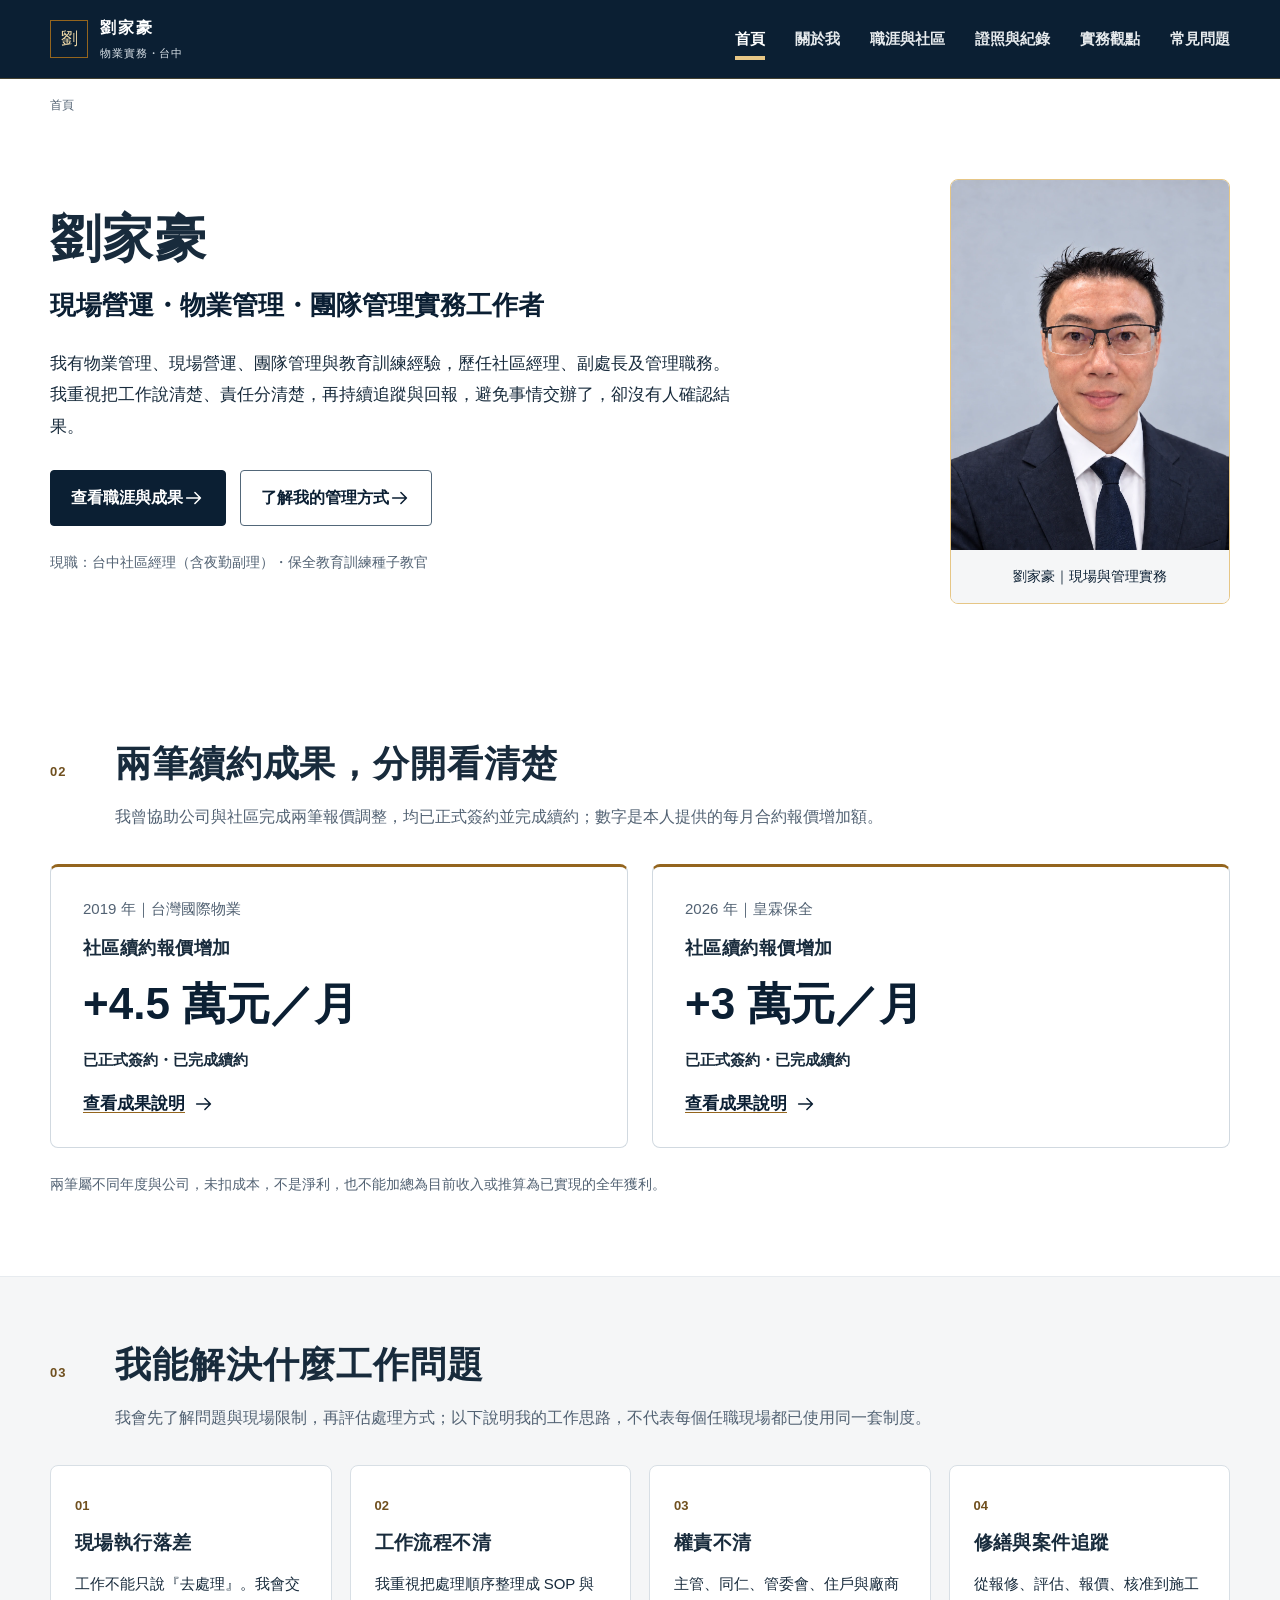
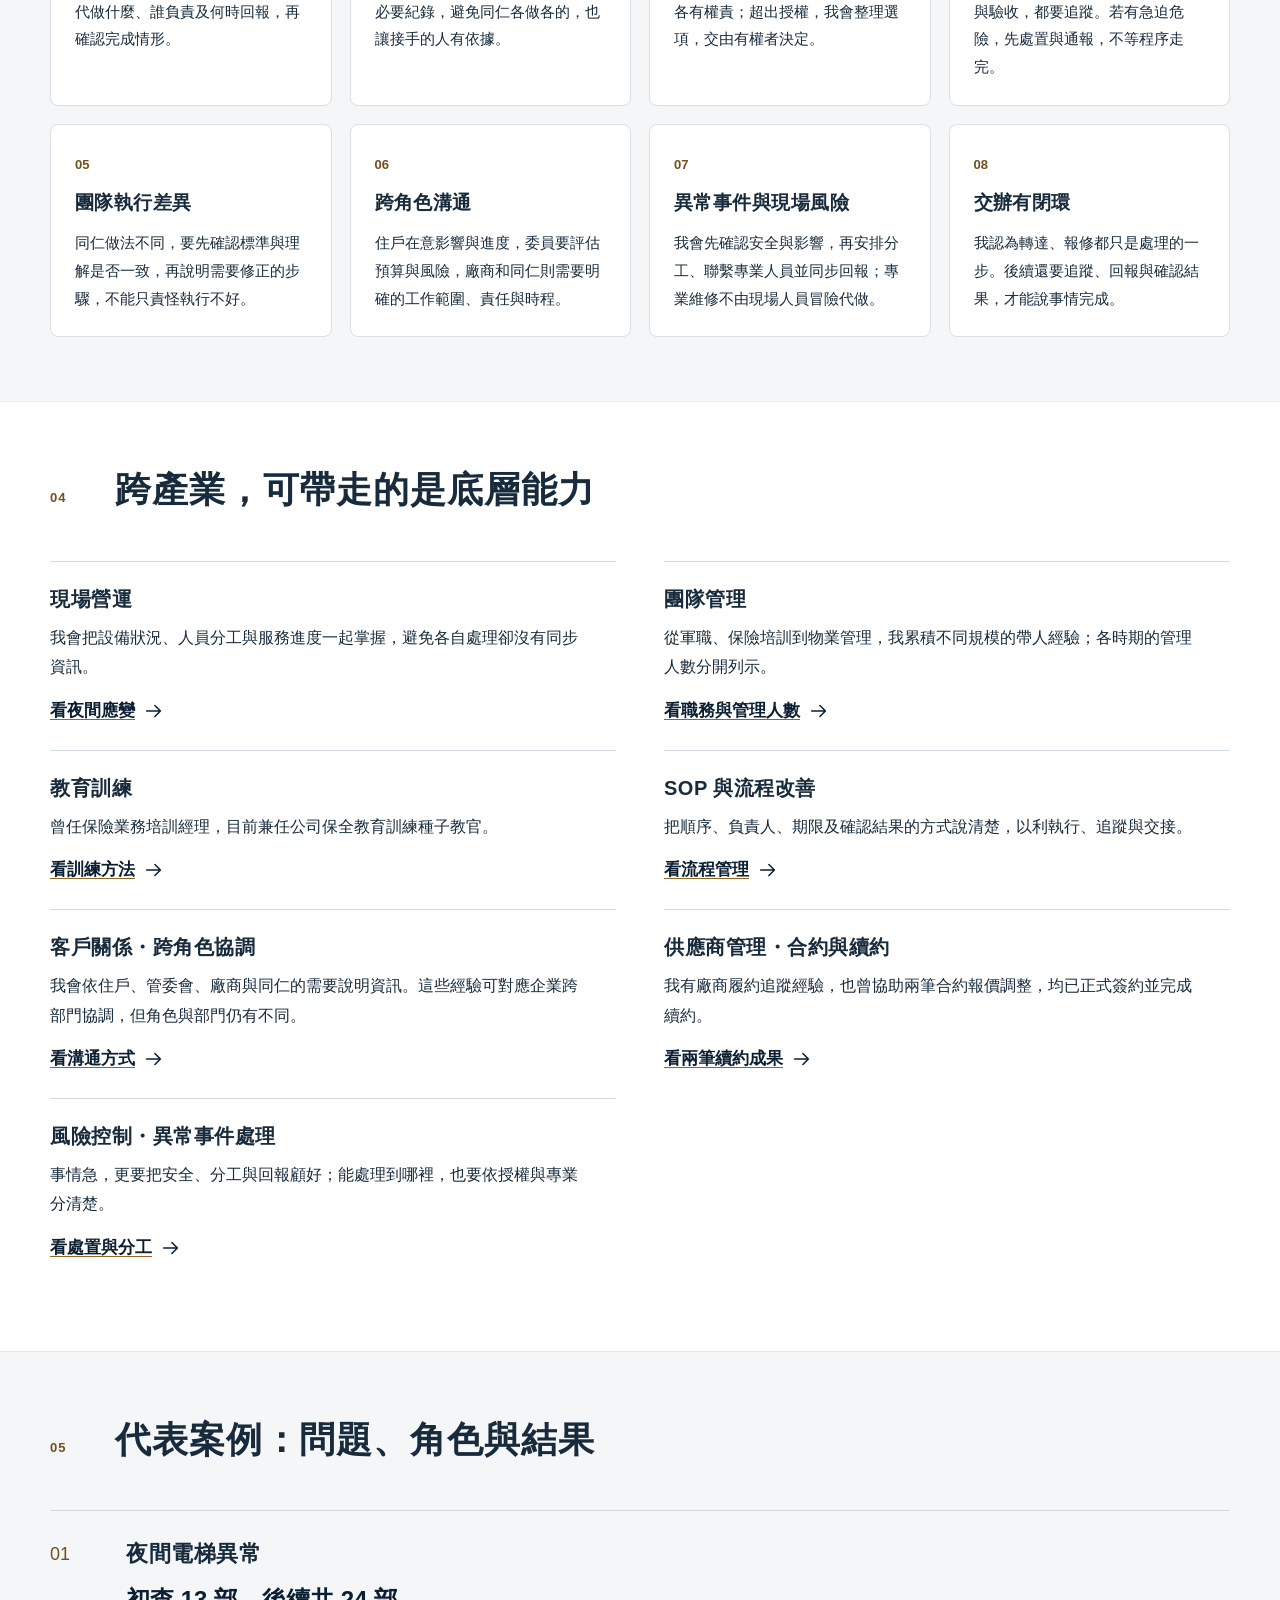
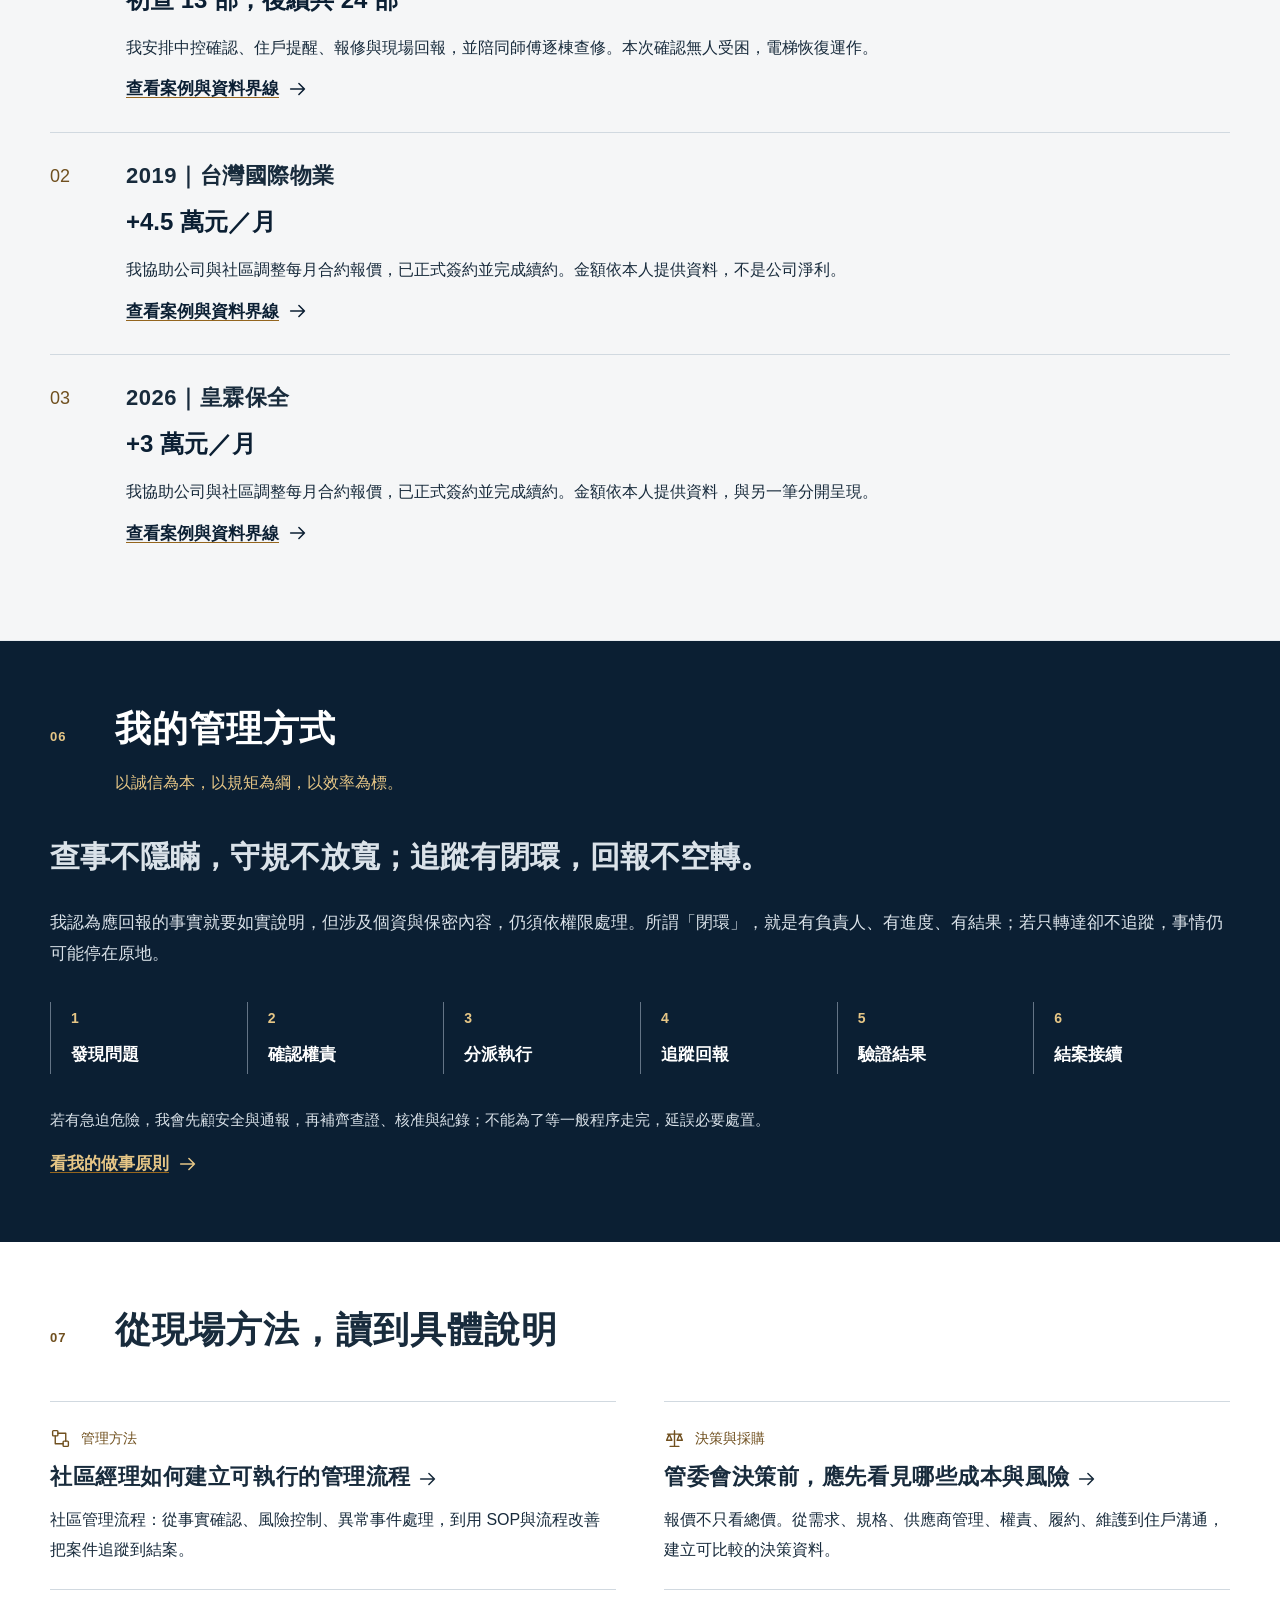
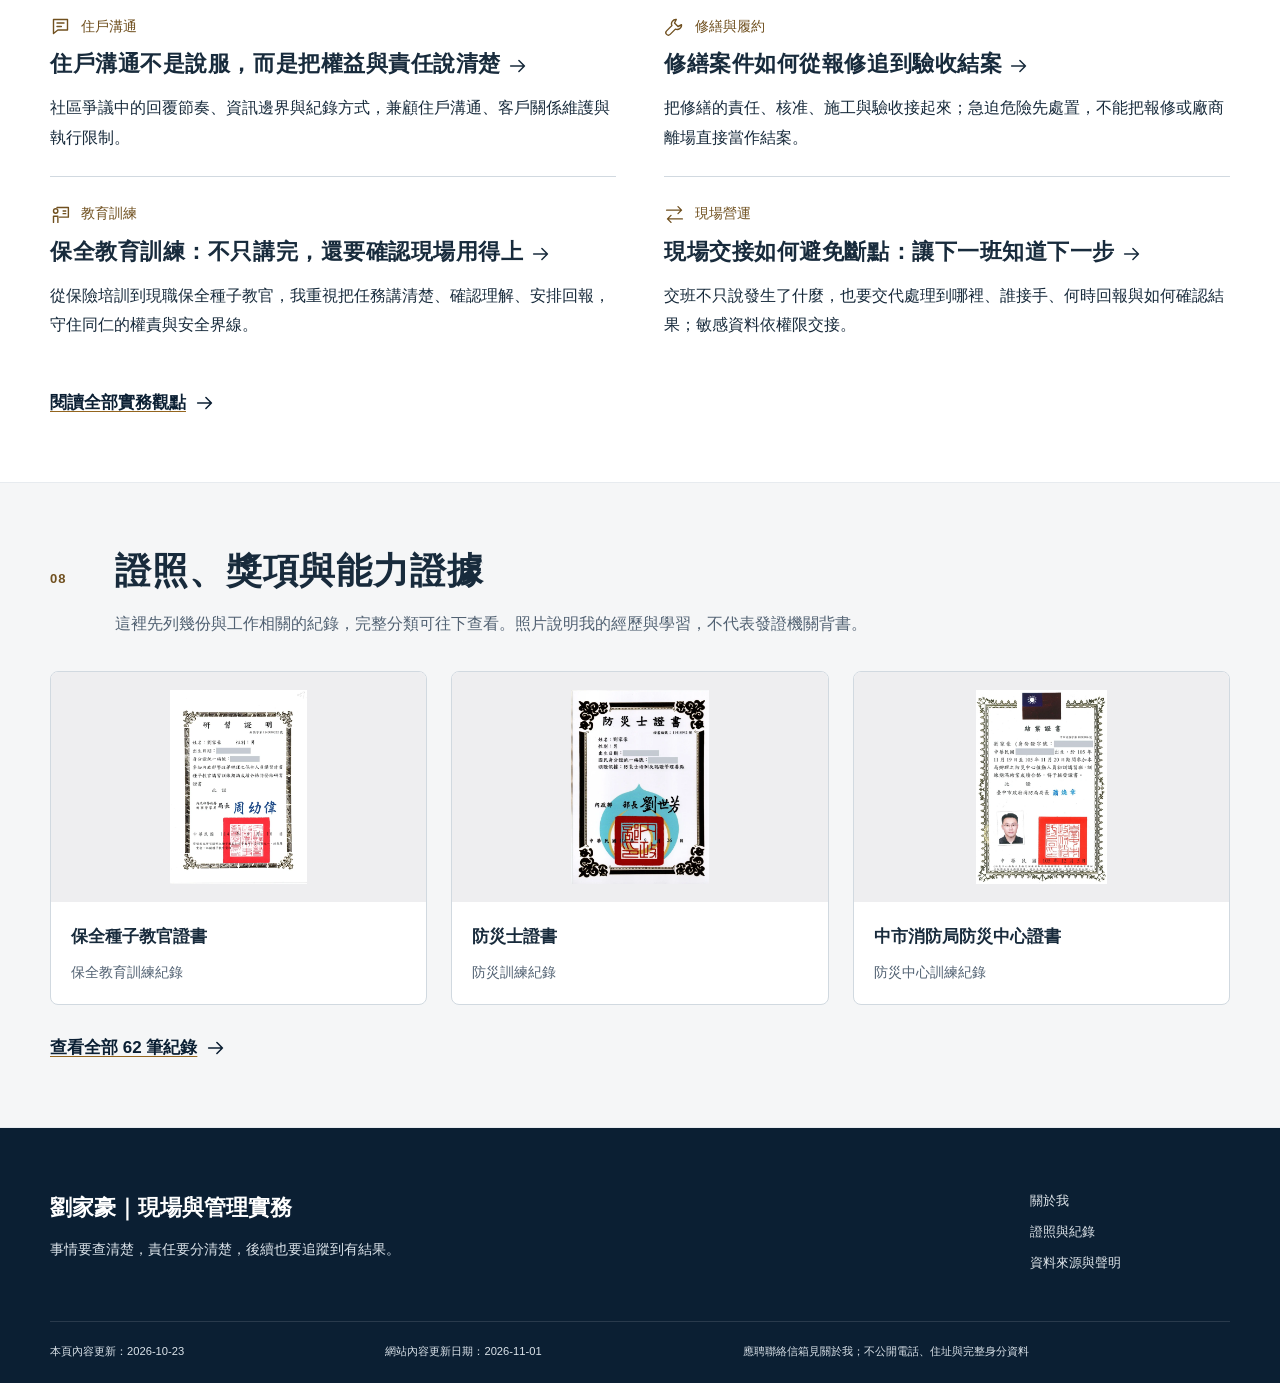
<file: index.html>
<!doctype html>
<html lang="zh-Hant">
<head>
    <meta charset="utf-8">
    <meta name="viewport" content="width=device-width, initial-scale=1">
    <title>劉家豪｜現場營運・物業管理・團隊管理實務工作者</title>
    <meta name="description" content="劉家豪的職涯與管理實務網站，整理物業管理、現場營運、團隊管理與教育訓練經驗，附八段職涯、續約成果、夜間應變案例與證照紀錄。以誠信、規矩、效率為原則。">
    <meta name="author" content="劉家豪">
    <meta name="google-site-verification" content="D-84e0fbWGI2Dx9mg1EGz0UJV12Dmfi-Zd7iR0sd35E">
    <meta name="robots" content="index,follow,max-image-preview:large,max-snippet:-1,max-video-preview:-1">
    <link rel="canonical" href="https://a0928463187-star.github.io/">
    <meta property="og:locale" content="zh_TW">
    <meta property="og:type" content="website">
    <meta property="og:title" content="劉家豪｜現場營運・物業管理・團隊管理實務工作者">
    <meta property="og:description" content="劉家豪的職涯與管理實務網站，整理物業管理、現場營運、團隊管理與教育訓練經驗，附八段職涯、續約成果、夜間應變案例與證照紀錄。以誠信、規矩、效率為原則。">
    <meta property="og:url" content="https://a0928463187-star.github.io/">
    <meta property="og:site_name" content="劉家豪｜現場營運・物業管理・團隊管理實務工作者">
    <meta property="og:image" content="https://a0928463187-star.github.io/assets/images/site/liu-chia-hao-portrait-20261007.webp">
    <meta property="og:image:alt" content="劉家豪個人專業照片">
    <meta name="twitter:card" content="summary_large_image">
    <meta name="twitter:title" content="劉家豪｜現場營運・物業管理・團隊管理實務工作者">
    <meta name="twitter:description" content="劉家豪的職涯與管理實務網站，整理物業管理、現場營運、團隊管理與教育訓練經驗，附八段職涯、續約成果、夜間應變案例與證照紀錄。以誠信、規矩、效率為原則。">
    <meta name="twitter:image" content="https://a0928463187-star.github.io/assets/images/site/liu-chia-hao-portrait-20261007.webp">
    <meta name="theme-color" content="#0b1f33">
    <link rel="icon" href="assets/icons/favicon.svg" type="image/svg+xml">
    <link rel="manifest" href="site.webmanifest">
    <link rel="stylesheet" href="assets/css/styles.css?v=20261002-home1">
    <link rel="stylesheet" href="assets/css/recruiter.css?v=20261001-consistency1">
    <link rel="stylesheet" href="assets/css/work.css?v=20261107-interactions1">
    <script type="application/ld+json">{"@context":"https://schema.org","@type":"WebSite","@id":"https://a0928463187-star.github.io/#website","name":"劉家豪｜現場營運・物業管理・團隊管理實務工作者","url":"https://a0928463187-star.github.io/","inLanguage":"zh-Hant","publisher":{"@id":"https://a0928463187-star.github.io/#person"}}</script>
    <script type="application/ld+json">{"@context":"https://schema.org","@type":"ProfilePage","name":"劉家豪｜現場營運・物業管理・團隊管理實務工作者","url":"https://a0928463187-star.github.io/","dateModified":"2026-10-23T12:33:38+08:00","mainEntity":{"@type":"Person","@id":"https://a0928463187-star.github.io/#person","name":"劉家豪","jobTitle":"社區經理（含夜勤副理）","description":"我叫劉家豪，目前在台中擔任社區經理（含夜勤副理），也擔任公司保全教育訓練種子教官。我有物業管理、現場營運、團隊管理與教育訓練經驗，歷任社區經理、副處長及管理職務。我重視把工作說清楚、責任分清楚，再持續追蹤與回報，避免事情交辦了，卻沒有人確認結果。","url":"https://a0928463187-star.github.io/","image":"https://a0928463187-star.github.io/assets/images/site/liu-chia-hao-portrait-20261007.webp","address":{"@type":"PostalAddress","addressLocality":"台中市","addressCountry":"TW"},"knowsAbout":["公寓大廈管理","社區物業管理","現場營運","團隊管理","教育訓練","供應商管理","合約與續約","風險控制","異常事件處理","客戶關係","SOP與流程改善","跨部門協調"],"alumniOf":{"@type":"CollegeOrUniversity","name":"彰化建國工商專科學校"}}}</script>
    <script type="application/ld+json">{"@context":"https://schema.org","@type":"BreadcrumbList","itemListElement":[{"@type":"ListItem","position":1,"name":"首頁","item":"https://a0928463187-star.github.io/"}]}</script>
</head>
<body class="page-index">

  <a class="skip-link" href="#main">跳到主要內容</a>
  <header class="site-header" data-site-header>
    <div class="header-inner shell">
      <a class="brand" href="index.html" aria-label="劉家豪個人網站首頁">
        <span class="brand-mark" aria-hidden="true">劉</span>
        <span><strong>劉家豪</strong><small>物業實務・台中</small></span>
      </a>
      <button class="nav-toggle" type="button" aria-expanded="false" aria-controls="primary-nav">
        <span class="sr-only">開啟導覽選單</span>
        <span></span><span></span><span></span>
      </button>
      <nav class="primary-nav" id="primary-nav" aria-label="主要導覽"><a href="index.html" aria-current="page">首頁</a><a href="about.html">關於我</a><a href="career.html">職涯與社區</a><a href="credentials.html">證照與紀錄</a><a href="articles.html">實務觀點</a><a href="faq.html">常見問題</a></nav>
    </div>
  </header>
<nav class="breadcrumbs shell" aria-label="麵包屑"><span aria-current="page">首頁</span></nav>
<main id="main">
  <section class="work-hero shell" aria-labelledby="identity-title">
    <div class="work-hero-copy"><h1 id="identity-title">劉家豪</h1><p class="work-positioning">現場營運・物業管理・團隊管理實務工作者</p><p class="work-value">我有物業管理、現場營運、團隊管理與教育訓練經驗，歷任社區經理、副處長及管理職務。我重視把工作說清楚、責任分清楚，再持續追蹤與回報，避免事情交辦了，卻沒有人確認結果。</p>
      <div class="work-actions"><a class="button button-primary" href="career.html">查看職涯與成果 <svg class="link-arrow" viewBox="0 0 24 24" aria-hidden="true"><path d="M4 12h15m-6-6 6 6-6 6" fill="none" stroke="currentColor" stroke-width="1.7" stroke-linecap="round" stroke-linejoin="round"/></svg></a><a class="button button-secondary" href="about.html#integrity">了解我的管理方式 <svg class="link-arrow" viewBox="0 0 24 24" aria-hidden="true"><path d="M4 12h15m-6-6 6 6-6 6" fill="none" stroke="currentColor" stroke-width="1.7" stroke-linecap="round" stroke-linejoin="round"/></svg></a></div>
      <p class="work-current">現職：台中社區經理（含夜勤副理）・保全教育訓練種子教官</p>
    </div><figure class="work-portrait"><img src="assets/images/site/liu-chia-hao-portrait-20261007.webp" alt="劉家豪個人專業照片" width="1087" height="1446" fetchpriority="high"><figcaption>劉家豪｜現場與管理實務</figcaption></figure>
  </section>
  <section class="work-section shell" id="home-results"><header class="work-heading"><span>02</span><div><h2>兩筆續約成果，分開看清楚</h2><p>我曾協助公司與社區完成兩筆報價調整，均已正式簽約並完成續約；數字是本人提供的每月合約報價增加額。</p></div></header>
    <div class="work-results"><article class="work-result"><p>2019 年｜台灣國際物業</p><h3>社區續約報價增加</h3><strong>+4.5 萬元／月</strong><p class="result-state">已正式簽約・已完成續約</p><a class="text-link" href="career.html#contract-results">查看成果說明 <svg class="link-arrow" viewBox="0 0 24 24" aria-hidden="true"><path d="M4 12h15m-6-6 6 6-6 6" fill="none" stroke="currentColor" stroke-width="1.7" stroke-linecap="round" stroke-linejoin="round"/></svg></a></article><article class="work-result"><p>2026 年｜皇霖保全</p><h3>社區續約報價增加</h3><strong>+3 萬元／月</strong><p class="result-state">已正式簽約・已完成續約</p><a class="text-link" href="career.html#contract-results">查看成果說明 <svg class="link-arrow" viewBox="0 0 24 24" aria-hidden="true"><path d="M4 12h15m-6-6 6 6-6 6" fill="none" stroke="currentColor" stroke-width="1.7" stroke-linecap="round" stroke-linejoin="round"/></svg></a></article></div>
    <p class="fine-print">兩筆屬不同年度與公司，未扣成本，不是淨利，也不能加總為目前收入或推算為已實現的全年獲利。</p>
  </section>
  <section class="work-band"><div class="shell work-section"><header class="work-heading"><span>03</span><div><h2>我能解決什麼工作問題</h2><p>我會先了解問題與現場限制，再評估處理方式；以下說明我的工作思路，不代表每個任職現場都已使用同一套制度。</p></div></header>
    <div class="problem-grid"><article class="problem-card"><span>01</span><h3>現場執行落差</h3><p>工作不能只說『去處理』。我會交代做什麼、誰負責及何時回報，再確認完成情形。</p></article><article class="problem-card"><span>02</span><h3>工作流程不清</h3><p>我重視把處理順序整理成 SOP 與必要紀錄，避免同仁各做各的，也讓接手的人有依據。</p></article><article class="problem-card"><span>03</span><h3>權責不清</h3><p>主管、同仁、管委會、住戶與廠商各有權責；超出授權，我會整理選項，交由有權者決定。</p></article><article class="problem-card"><span>04</span><h3>修繕與案件追蹤</h3><p>從報修、評估、報價、核准到施工與驗收，都要追蹤。若有急迫危險，先處置與通報，不等程序走完。</p></article><article class="problem-card"><span>05</span><h3>團隊執行差異</h3><p>同仁做法不同，要先確認標準與理解是否一致，再說明需要修正的步驟，不能只責怪執行不好。</p></article><article class="problem-card"><span>06</span><h3>跨角色溝通</h3><p>住戶在意影響與進度，委員要評估預算與風險，廠商和同仁則需要明確的工作範圍、責任與時程。</p></article><article class="problem-card"><span>07</span><h3>異常事件與現場風險</h3><p>我會先確認安全與影響，再安排分工、聯繫專業人員並同步回報；專業維修不由現場人員冒險代做。</p></article><article class="problem-card"><span>08</span><h3>交辦有閉環</h3><p>我認為轉達、報修都只是處理的一步。後續還要追蹤、回報與確認結果，才能說事情完成。</p></article></div>
  </div></section>
  <section class="work-section shell" id="home-capabilities"><header class="work-heading"><span>04</span><div><h2>跨產業，可帶走的是底層能力</h2></div></header>
    <div class="transfer-list"><article><h3>現場營運</h3><p>我會把設備狀況、人員分工與服務進度一起掌握，避免各自處理卻沒有同步資訊。</p><a class="text-link" href="career.html#emergency-response">看夜間應變 <svg class="link-arrow" viewBox="0 0 24 24" aria-hidden="true"><path d="M4 12h15m-6-6 6 6-6 6" fill="none" stroke="currentColor" stroke-width="1.7" stroke-linecap="round" stroke-linejoin="round"/></svg></a></article><article><h3>團隊管理</h3><p>從軍職、保險培訓到物業管理，我累積不同規模的帶人經驗；各時期的管理人數分開列示。</p><a class="text-link" href="career.html#career-overview">看職務與管理人數 <svg class="link-arrow" viewBox="0 0 24 24" aria-hidden="true"><path d="M4 12h15m-6-6 6 6-6 6" fill="none" stroke="currentColor" stroke-width="1.7" stroke-linecap="round" stroke-linejoin="round"/></svg></a></article><article><h3>教育訓練</h3><p>曾任保險業務培訓經理，目前兼任公司保全教育訓練種子教官。</p><a class="text-link" href="article-training-practice.html">看訓練方法 <svg class="link-arrow" viewBox="0 0 24 24" aria-hidden="true"><path d="M4 12h15m-6-6 6 6-6 6" fill="none" stroke="currentColor" stroke-width="1.7" stroke-linecap="round" stroke-linejoin="round"/></svg></a></article><article><h3>SOP 與流程改善</h3><p>把順序、負責人、期限及確認結果的方式說清楚，以利執行、追蹤與交接。</p><a class="text-link" href="article-management-process.html">看流程管理 <svg class="link-arrow" viewBox="0 0 24 24" aria-hidden="true"><path d="M4 12h15m-6-6 6 6-6 6" fill="none" stroke="currentColor" stroke-width="1.7" stroke-linecap="round" stroke-linejoin="round"/></svg></a></article><article><h3>客戶關係・跨角色協調</h3><p>我會依住戶、管委會、廠商與同仁的需要說明資訊。這些經驗可對應企業跨部門協調，但角色與部門仍有不同。</p><a class="text-link" href="article-resident-communication.html">看溝通方式 <svg class="link-arrow" viewBox="0 0 24 24" aria-hidden="true"><path d="M4 12h15m-6-6 6 6-6 6" fill="none" stroke="currentColor" stroke-width="1.7" stroke-linecap="round" stroke-linejoin="round"/></svg></a></article><article><h3>供應商管理・合約與續約</h3><p>我有廠商履約追蹤經驗，也曾協助兩筆合約報價調整，均已正式簽約並完成續約。</p><a class="text-link" href="career.html#contract-results">看兩筆續約成果 <svg class="link-arrow" viewBox="0 0 24 24" aria-hidden="true"><path d="M4 12h15m-6-6 6 6-6 6" fill="none" stroke="currentColor" stroke-width="1.7" stroke-linecap="round" stroke-linejoin="round"/></svg></a></article><article><h3>風險控制・異常事件處理</h3><p>事情急，更要把安全、分工與回報顧好；能處理到哪裡，也要依授權與專業分清楚。</p><a class="text-link" href="career.html#emergency-response">看處置與分工 <svg class="link-arrow" viewBox="0 0 24 24" aria-hidden="true"><path d="M4 12h15m-6-6 6 6-6 6" fill="none" stroke="currentColor" stroke-width="1.7" stroke-linecap="round" stroke-linejoin="round"/></svg></a></article></div>
  </section>
  <section class="work-band"><div class="shell work-section" id="home-cases"><header class="work-heading"><span>05</span><div><h2>代表案例：問題、角色與結果</h2></div></header>
    <div class="case-summary-list"><article><span class="case-no">01</span><div><h3>夜間電梯異常</h3><strong>初查 13 部，後續共 24 部</strong><p>我安排中控確認、住戶提醒、報修與現場回報，並陪同師傅逐棟查修。本次確認無人受困，電梯恢復運作。</p><a class="text-link" href="career.html#emergency-response">查看案例與資料界線 <svg class="link-arrow" viewBox="0 0 24 24" aria-hidden="true"><path d="M4 12h15m-6-6 6 6-6 6" fill="none" stroke="currentColor" stroke-width="1.7" stroke-linecap="round" stroke-linejoin="round"/></svg></a></div></article><article><span class="case-no">02</span><div><h3>2019｜台灣國際物業</h3><strong>+4.5 萬元／月</strong><p>我協助公司與社區調整每月合約報價，已正式簽約並完成續約。金額依本人提供資料，不是公司淨利。</p><a class="text-link" href="career.html#contract-results">查看案例與資料界線 <svg class="link-arrow" viewBox="0 0 24 24" aria-hidden="true"><path d="M4 12h15m-6-6 6 6-6 6" fill="none" stroke="currentColor" stroke-width="1.7" stroke-linecap="round" stroke-linejoin="round"/></svg></a></div></article><article><span class="case-no">03</span><div><h3>2026｜皇霖保全</h3><strong>+3 萬元／月</strong><p>我協助公司與社區調整每月合約報價，已正式簽約並完成續約。金額依本人提供資料，與另一筆分開呈現。</p><a class="text-link" href="career.html#contract-results">查看案例與資料界線 <svg class="link-arrow" viewBox="0 0 24 24" aria-hidden="true"><path d="M4 12h15m-6-6 6 6-6 6" fill="none" stroke="currentColor" stroke-width="1.7" stroke-linecap="round" stroke-linejoin="round"/></svg></a></div></article></div>
  </div></section>
  <section class="work-method"><div class="shell work-section" id="management-method"><header class="work-heading"><span>06</span><div><h2>我的管理方式</h2><p>以誠信為本，以規矩為綱，以效率為標。</p></div></header>
    <p class="work-motto">查事不隱瞞，守規不放寬；追蹤有閉環，回報不空轉。</p><p>我認為應回報的事實就要如實說明，但涉及個資與保密內容，仍須依權限處理。所謂「閉環」，就是有負責人、有進度、有結果；若只轉達卻不追蹤，事情仍可能停在原地。</p>
    <ol class="closed-loop"><li><span>1</span>發現問題</li><li><span>2</span>確認權責</li><li><span>3</span>分派執行</li><li><span>4</span>追蹤回報</li><li><span>5</span>驗證結果</li><li><span>6</span>結案接續</li></ol>
    <p class="method-boundary">若有急迫危險，我會先顧安全與通報，再補齊查證、核准與紀錄；不能為了等一般程序走完，延誤必要處置。</p>
    <a class="text-link" href="about.html#integrity">看我的做事原則 <svg class="link-arrow" viewBox="0 0 24 24" aria-hidden="true"><path d="M4 12h15m-6-6 6 6-6 6" fill="none" stroke="currentColor" stroke-width="1.7" stroke-linecap="round" stroke-linejoin="round"/></svg></a>
  </div></section>
  <section class="work-section shell"><header class="work-heading"><span>07</span><div><h2>從現場方法，讀到具體說明</h2></div></header>
    <div class="work-articles"><article><p class="article-category"><svg class="visual-icon" viewBox="0 0 24 24" aria-hidden="true" focusable="false" fill="none" stroke="currentColor" stroke-width="1.6" stroke-linecap="round" stroke-linejoin="round"><rect x="3" y="3" width="6" height="6" rx="1"/><rect x="15" y="15" width="6" height="6" rx="1"/><path d="M9 6h9v9M6 9v9h9"/></svg>管理方法</p><h3><a class="" href="article-management-process.html">社區經理如何建立可執行的管理流程 <svg class="link-arrow" viewBox="0 0 24 24" aria-hidden="true"><path d="M4 12h15m-6-6 6 6-6 6" fill="none" stroke="currentColor" stroke-width="1.7" stroke-linecap="round" stroke-linejoin="round"/></svg></a></h3><p>社區管理流程：從事實確認、風險控制、異常事件處理，到用 SOP與流程改善把案件追蹤到結案。</p></article><article><p class="article-category"><svg class="visual-icon" viewBox="0 0 24 24" aria-hidden="true" focusable="false" fill="none" stroke="currentColor" stroke-width="1.6" stroke-linecap="round" stroke-linejoin="round"><path d="M12 3v18M7 21h10M4 7h16M6 7l-3 7h6Zm12 0-3 7h6Z"/></svg>決策與採購</p><h3><a class="" href="article-risk-decisions.html">管委會決策前，應先看見哪些成本與風險 <svg class="link-arrow" viewBox="0 0 24 24" aria-hidden="true"><path d="M4 12h15m-6-6 6 6-6 6" fill="none" stroke="currentColor" stroke-width="1.7" stroke-linecap="round" stroke-linejoin="round"/></svg></a></h3><p>報價不只看總價。從需求、規格、供應商管理、權責、履約、維護到住戶溝通，建立可比較的決策資料。</p></article><article><p class="article-category"><svg class="visual-icon" viewBox="0 0 24 24" aria-hidden="true" focusable="false" fill="none" stroke="currentColor" stroke-width="1.6" stroke-linecap="round" stroke-linejoin="round"><path d="M4 4h16v12H9l-5 4ZM8 8h8m-8 4h5"/></svg>住戶溝通</p><h3><a class="" href="article-resident-communication.html">住戶溝通不是說服，而是把權益與責任說清楚 <svg class="link-arrow" viewBox="0 0 24 24" aria-hidden="true"><path d="M4 12h15m-6-6 6 6-6 6" fill="none" stroke="currentColor" stroke-width="1.7" stroke-linecap="round" stroke-linejoin="round"/></svg></a></h3><p>社區爭議中的回覆節奏、資訊邊界與紀錄方式，兼顧住戶溝通、客戶關係維護與執行限制。</p></article><article><p class="article-category"><svg class="visual-icon" viewBox="0 0 24 24" aria-hidden="true" focusable="false" fill="none" stroke="currentColor" stroke-width="1.6" stroke-linecap="round" stroke-linejoin="round"><path d="M14 4a5 5 0 0 0-5 7L3 17a2.8 2.8 0 0 0 4 4l6-6a5 5 0 0 0 7-5l-4 2-4-4Z"/></svg>修繕與履約</p><h3><a class="" href="article-repair-tracking.html">修繕案件如何從報修追到驗收結案 <svg class="link-arrow" viewBox="0 0 24 24" aria-hidden="true"><path d="M4 12h15m-6-6 6 6-6 6" fill="none" stroke="currentColor" stroke-width="1.7" stroke-linecap="round" stroke-linejoin="round"/></svg></a></h3><p>把修繕的責任、核准、施工與驗收接起來；急迫危險先處置，不能把報修或廠商離場直接當作結案。</p></article><article><p class="article-category"><svg class="visual-icon" viewBox="0 0 24 24" aria-hidden="true" focusable="false" fill="none" stroke="currentColor" stroke-width="1.6" stroke-linecap="round" stroke-linejoin="round"><path d="M8 4h13v11H11M15 8h3m-3 3h3M4 21v-7h5v7"/><circle cx="6.5" cy="8" r="2.5"/></svg>教育訓練</p><h3><a class="" href="article-training-practice.html">保全教育訓練：不只講完，還要確認現場用得上 <svg class="link-arrow" viewBox="0 0 24 24" aria-hidden="true"><path d="M4 12h15m-6-6 6 6-6 6" fill="none" stroke="currentColor" stroke-width="1.7" stroke-linecap="round" stroke-linejoin="round"/></svg></a></h3><p>從保險培訓到現職保全種子教官，我重視把任務講清楚、確認理解、安排回報，守住同仁的權責與安全界線。</p></article><article><p class="article-category"><svg class="visual-icon" viewBox="0 0 24 24" aria-hidden="true" focusable="false" fill="none" stroke="currentColor" stroke-width="1.6" stroke-linecap="round" stroke-linejoin="round"><path d="M3 7h17m-4-4 4 4-4 4M21 17H4m4-4-4 4 4 4"/></svg>現場營運</p><h3><a class="" href="article-shift-handover.html">現場交接如何避免斷點：讓下一班知道下一步 <svg class="link-arrow" viewBox="0 0 24 24" aria-hidden="true"><path d="M4 12h15m-6-6 6 6-6 6" fill="none" stroke="currentColor" stroke-width="1.7" stroke-linecap="round" stroke-linejoin="round"/></svg></a></h3><p>交班不只說發生了什麼，也要交代處理到哪裡、誰接手、何時回報與如何確認結果；敏感資料依權限交接。</p></article></div>
    <a class="text-link" href="articles.html">閱讀全部實務觀點 <svg class="link-arrow" viewBox="0 0 24 24" aria-hidden="true"><path d="M4 12h15m-6-6 6 6-6 6" fill="none" stroke="currentColor" stroke-width="1.7" stroke-linecap="round" stroke-linejoin="round"/></svg></a>
  </section>
  <section class="work-band"><div class="shell work-section"><header class="work-heading"><span>08</span><div><h2>證照、獎項與能力證據</h2><p>這裡先列幾份與工作相關的紀錄，完整分類可往下查看。照片說明我的經歷與學習，不代表發證機關背書。</p></div></header>
    <div class="work-proof-grid"><a href="credentials.html" class="work-proof"><img src="assets/images/thumbs/1140610保全種子教官證書.webp" alt="保全種子教官證書處理版紀錄預覽" width="720" height="720" loading="lazy"><span><strong>保全種子教官證書</strong><small>保全教育訓練紀錄</small></span></a><a href="credentials.html" class="work-proof"><img src="assets/images/thumbs/1140926防災士證書.webp" alt="防災士證書處理版紀錄預覽" width="720" height="720" loading="lazy"><span><strong>防災士證書</strong><small>防災訓練紀錄</small></span></a><a href="credentials.html" class="work-proof"><img src="assets/images/site/home-teaser-1051205-disaster-center.webp" alt="中市消防局防災中心證書處理版紀錄預覽" width="720" height="720" loading="lazy"><span><strong>中市消防局防災中心證書</strong><small>防災中心訓練紀錄</small></span></a></div>
    <a class="text-link" href="credentials.html">查看全部 62 筆紀錄 <svg class="link-arrow" viewBox="0 0 24 24" aria-hidden="true"><path d="M4 12h15m-6-6 6 6-6 6" fill="none" stroke="currentColor" stroke-width="1.7" stroke-linecap="round" stroke-linejoin="round"/></svg></a>
  </div></section></main>

  <footer class="site-footer">
    <div class="shell footer-grid">
      <div>
        <a class="footer-brand" href="index.html">劉家豪｜現場與管理實務</a>
        <p>事情要查清楚，責任要分清楚，後續也要追蹤到有結果。</p>
      </div>
      <nav aria-label="頁尾導覽">
        <a href="about.html">關於我</a>
        <a href="credentials.html">證照與紀錄</a>
        <a href="sources.html">資料來源與聲明</a>
      </nav>
    </div>
    <div class="shell footer-meta">
      <span>本頁內容更新：2026-10-23</span>
      <span>網站內容更新日期：2026-11-01</span>
      <span>應聘聯絡信箱見關於我；不公開電話、住址與完整身分資料</span>
      <span aria-live="polite" data-copy-status></span>
    </div>
  </footer>
  <script src="assets/js/main.js?v=20261107-interactions1" defer></script>
</body>
</html>
</file>
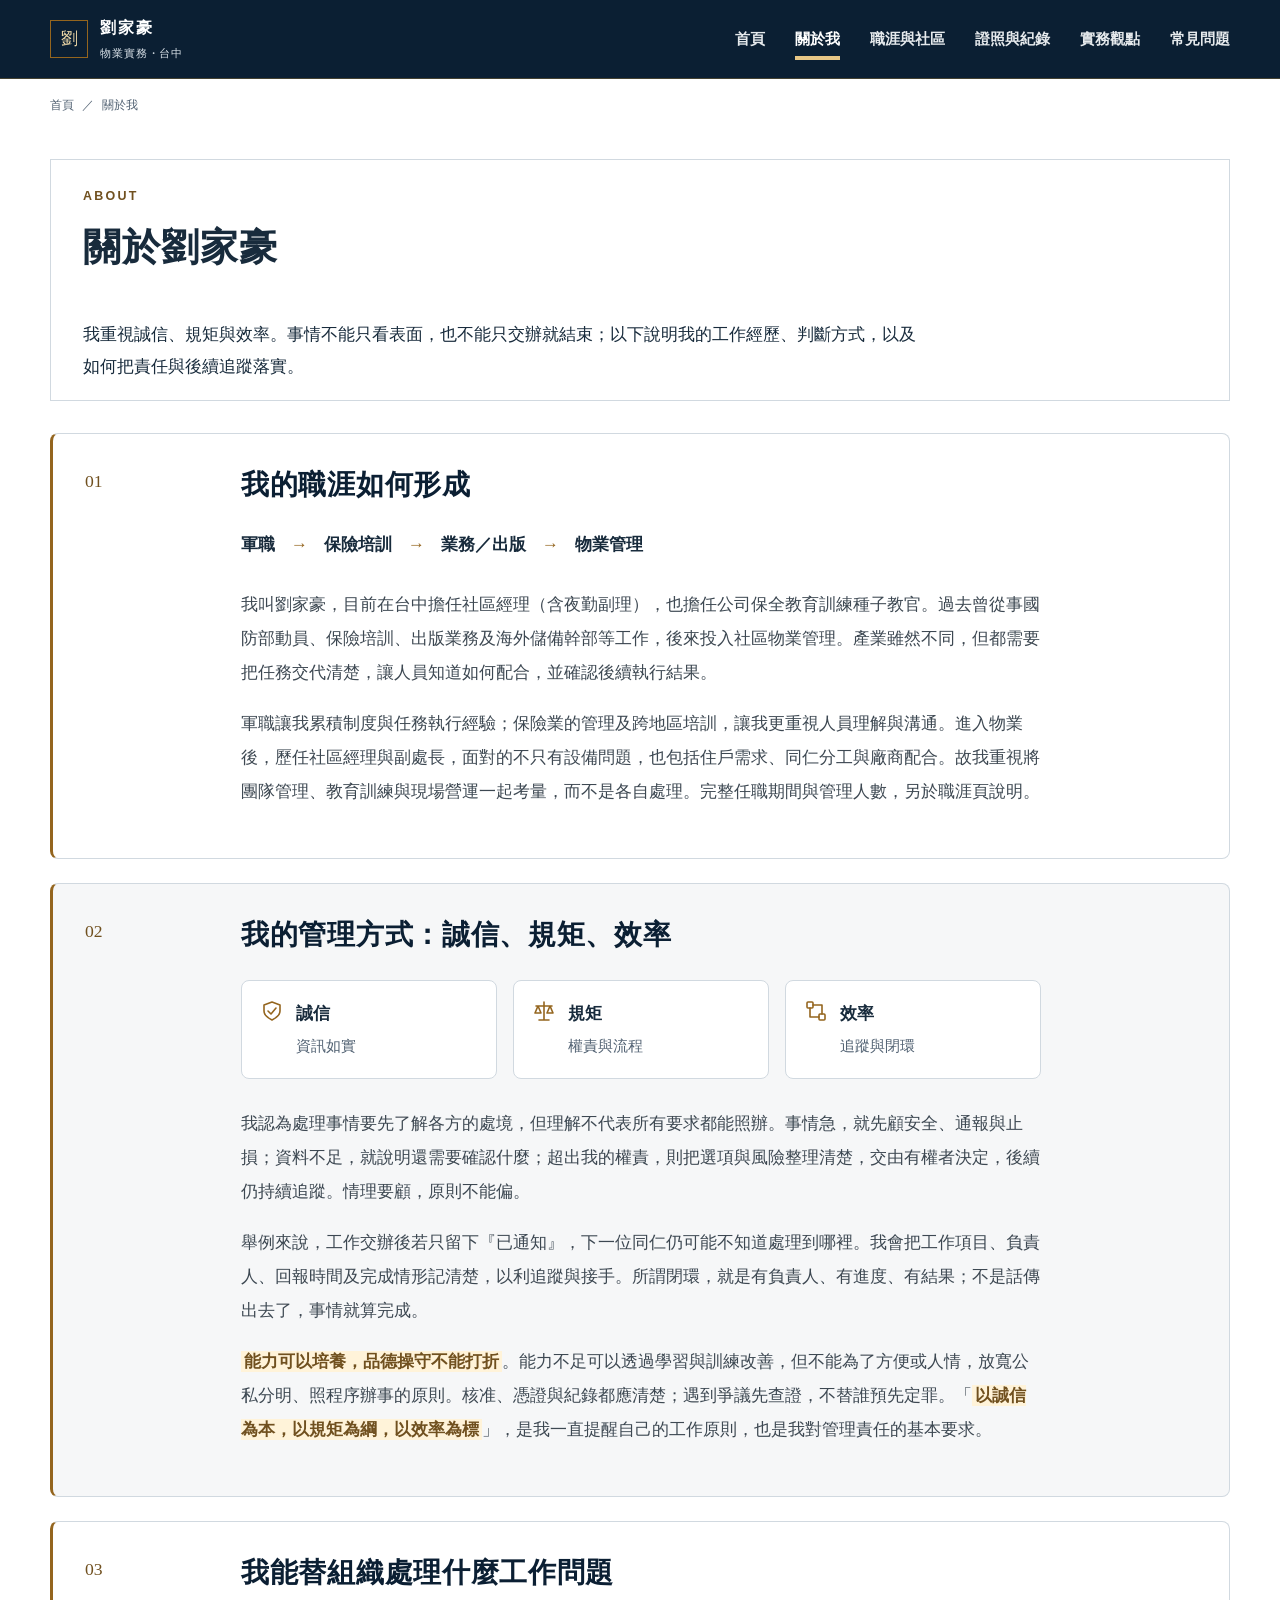
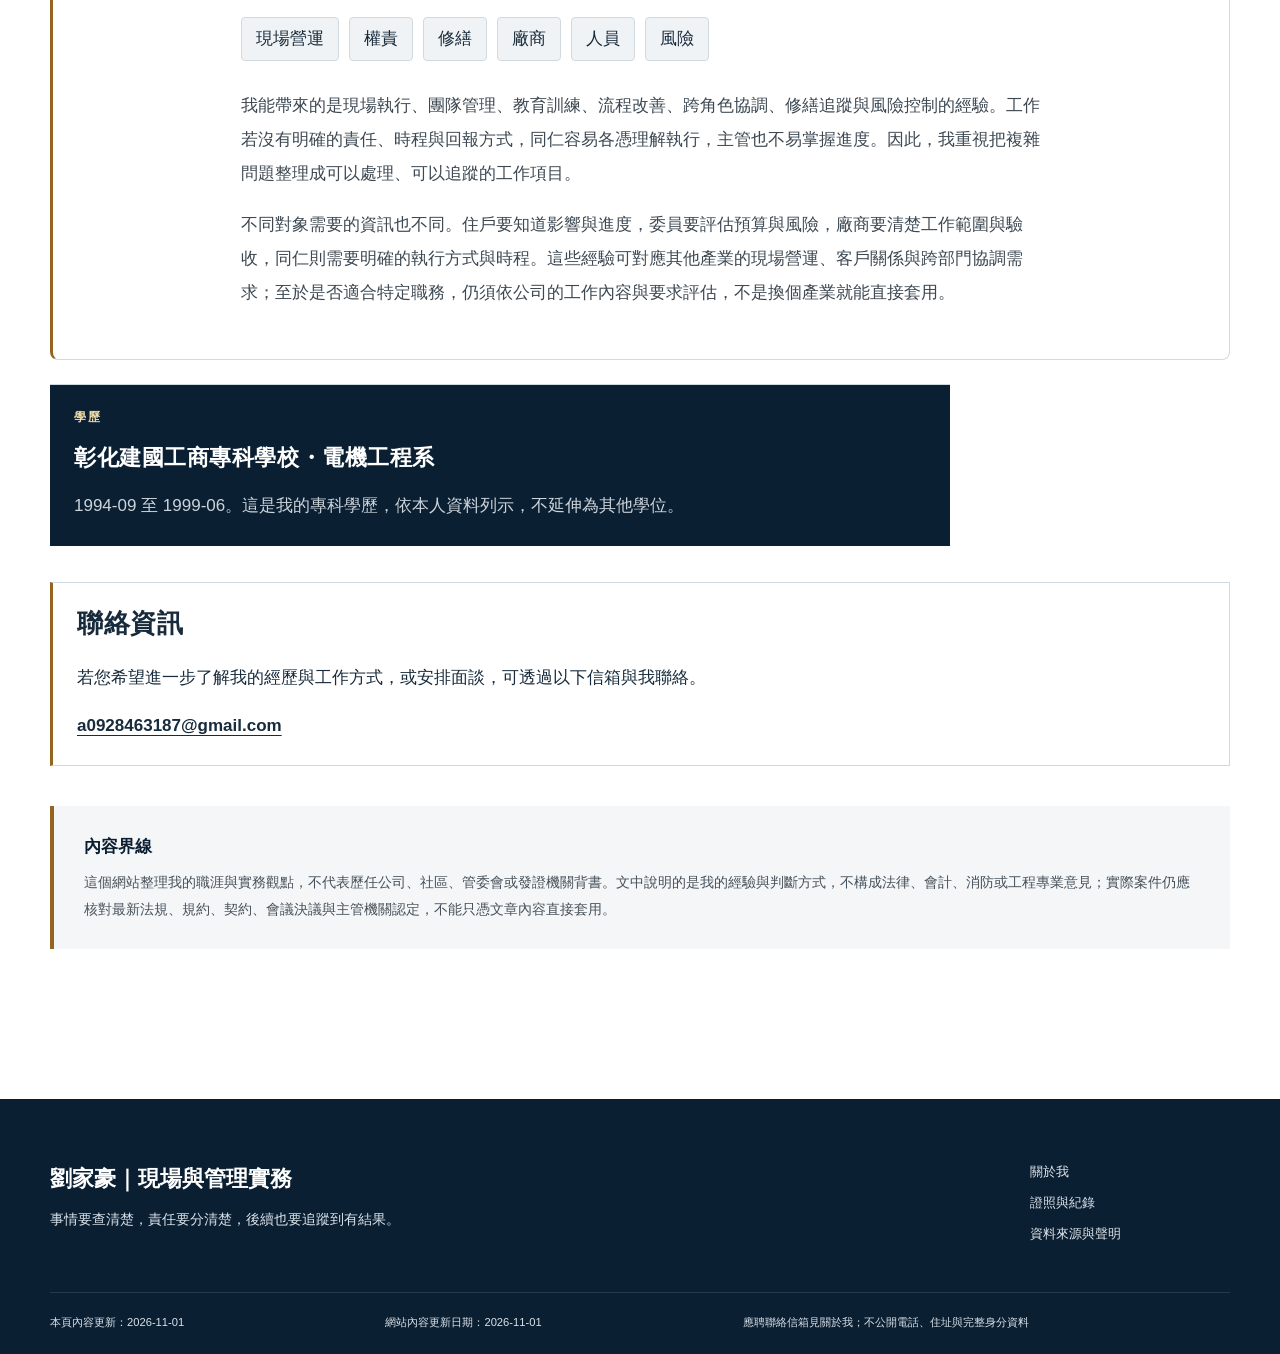
<file: about.html>
<!doctype html>
<html lang="zh-Hant">
<head>
    <meta charset="utf-8">
    <meta name="viewport" content="width=device-width, initial-scale=1">
    <title>關於我｜劉家豪</title>
    <meta name="description" content="劉家豪自述從國防部動員、保險培訓到社區物業管理的工作經歷，以及做事原則與公開資料範圍。">
    <meta name="author" content="劉家豪">
    <meta name="robots" content="index,follow,max-image-preview:large,max-snippet:-1,max-video-preview:-1">
    <link rel="canonical" href="https://a0928463187-star.github.io/about.html">
    <meta property="og:locale" content="zh_TW">
    <meta property="og:type" content="website">
    <meta property="og:title" content="關於我｜劉家豪">
    <meta property="og:description" content="劉家豪自述從國防部動員、保險培訓到社區物業管理的工作經歷，以及做事原則與公開資料範圍。">
    <meta property="og:url" content="https://a0928463187-star.github.io/about.html">
    <meta property="og:site_name" content="劉家豪｜現場營運・物業管理・團隊管理實務工作者">
    <meta property="og:image" content="https://a0928463187-star.github.io/assets/images/site/liu-chia-hao-portrait-20261007.webp">
    <meta property="og:image:alt" content="劉家豪個人專業照片">
    <meta name="twitter:card" content="summary_large_image">
    <meta name="twitter:title" content="關於我｜劉家豪">
    <meta name="twitter:description" content="劉家豪自述從國防部動員、保險培訓到社區物業管理的工作經歷，以及做事原則與公開資料範圍。">
    <meta name="twitter:image" content="https://a0928463187-star.github.io/assets/images/site/liu-chia-hao-portrait-20261007.webp">
    <meta name="theme-color" content="#0b1f33">
    <link rel="icon" href="assets/icons/favicon.svg" type="image/svg+xml">
    <link rel="manifest" href="site.webmanifest">
    <link rel="stylesheet" href="assets/css/styles.css?v=20261002-1">
    <link rel="stylesheet" href="assets/css/recruiter.css?v=20261001-consistency1">
    <link rel="stylesheet" href="assets/css/work.css?v=20261107-interactions1">
    <script type="application/ld+json">{"@context":"https://schema.org","@type":"ProfilePage","name":"關於劉家豪","url":"https://a0928463187-star.github.io/about.html","dateModified":"2026-11-01T16:22:11+08:00","mainEntity":{"@type":"Person","@id":"https://a0928463187-star.github.io/#person","name":"劉家豪","jobTitle":"社區經理（含夜勤副理）","description":"我叫劉家豪，目前在台中擔任社區經理（含夜勤副理），也擔任公司保全教育訓練種子教官。我有物業管理、現場營運、團隊管理與教育訓練經驗，歷任社區經理、副處長及管理職務。我重視把工作說清楚、責任分清楚，再持續追蹤與回報，避免事情交辦了，卻沒有人確認結果。","url":"https://a0928463187-star.github.io/","image":"https://a0928463187-star.github.io/assets/images/site/liu-chia-hao-portrait-20261007.webp","address":{"@type":"PostalAddress","addressLocality":"台中市","addressCountry":"TW"},"knowsAbout":["公寓大廈管理","社區物業管理","現場營運","團隊管理","教育訓練","供應商管理","合約與續約","風險控制","異常事件處理","客戶關係","SOP與流程改善","跨部門協調"],"alumniOf":{"@type":"CollegeOrUniversity","name":"彰化建國工商專科學校"},"email":"a0928463187@gmail.com"}}</script>
    <script type="application/ld+json">{"@context":"https://schema.org","@type":"BreadcrumbList","itemListElement":[{"@type":"ListItem","position":1,"name":"首頁","item":"https://a0928463187-star.github.io/"},{"@type":"ListItem","position":2,"name":"關於我","item":"https://a0928463187-star.github.io/about.html"}]}</script>
</head>
<body class="page-about">

  <a class="skip-link" href="#main">跳到主要內容</a>
  <header class="site-header" data-site-header>
    <div class="header-inner shell">
      <a class="brand" href="index.html" aria-label="劉家豪個人網站首頁">
        <span class="brand-mark" aria-hidden="true">劉</span>
        <span><strong>劉家豪</strong><small>物業實務・台中</small></span>
      </a>
      <button class="nav-toggle" type="button" aria-expanded="false" aria-controls="primary-nav">
        <span class="sr-only">開啟導覽選單</span>
        <span></span><span></span><span></span>
      </button>
      <nav class="primary-nav" id="primary-nav" aria-label="主要導覽"><a href="index.html">首頁</a><a href="about.html" aria-current="page">關於我</a><a href="career.html">職涯與社區</a><a href="credentials.html">證照與紀錄</a><a href="articles.html">實務觀點</a><a href="faq.html">常見問題</a></nav>
    </div>
  </header>
<nav class="breadcrumbs shell" aria-label="麵包屑"><a href="index.html">首頁</a><span aria-hidden="true">／</span><span aria-current="page">關於我</span></nav>
<main id="main">
    <header class="page-banner shell">
    <div class="page-banner-main"><p class="eyebrow">About</p><h1>關於劉家豪</h1></div>
    <p class="page-banner-intro">我重視誠信、規矩與效率。事情不能只看表面，也不能只交辦就結束；以下說明我的工作經歷、判斷方式，以及如何把責任與後續追蹤落實。</p>
  </header>
    <div class="shell prose-wide"><section class="story-section story-panel"><div class="story-index">01</div><div><h2>我的職涯如何形成</h2><ol class="career-axis" aria-label="職涯能力形成摘要"><li>軍職</li><li>保險培訓</li><li>業務／出版</li><li>物業管理</li></ol><p>我叫劉家豪，目前在台中擔任社區經理（含夜勤副理），也擔任公司保全教育訓練種子教官。過去曾從事國防部動員、保險培訓、出版業務及海外儲備幹部等工作，後來投入社區物業管理。產業雖然不同，但都需要把任務交代清楚，讓人員知道如何配合，並確認後續執行結果。</p><p>軍職讓我累積制度與任務執行經驗；保險業的管理及跨地區培訓，讓我更重視人員理解與溝通。進入物業後，歷任社區經理與副處長，面對的不只有設備問題，也包括住戶需求、同仁分工與廠商配合。故我重視將團隊管理、教育訓練與現場營運一起考量，而不是各自處理。完整任職期間與管理人數，另於職涯頁說明。</p></div></section><section class="story-section story-panel" id="integrity"><div class="story-index">02</div><div><h2>我的管理方式：誠信、規矩、效率</h2><ul class="value-nodes" aria-label="管理原則摘要"><li><svg class="visual-icon" viewBox="0 0 24 24" aria-hidden="true" focusable="false" fill="none" stroke="currentColor" stroke-width="1.6" stroke-linecap="round" stroke-linejoin="round"><path d="M12 3 4 6v6c0 4 4 7 8 9 4-2 8-5 8-9V6Z"/><path d="m8 12 3 3 5-6"/></svg><span><strong>誠信</strong><span>資訊如實</span></span></li><li><svg class="visual-icon" viewBox="0 0 24 24" aria-hidden="true" focusable="false" fill="none" stroke="currentColor" stroke-width="1.6" stroke-linecap="round" stroke-linejoin="round"><path d="M12 3v18M7 21h10M4 7h16M6 7l-3 7h6Zm12 0-3 7h6Z"/></svg><span><strong>規矩</strong><span>權責與流程</span></span></li><li><svg class="visual-icon" viewBox="0 0 24 24" aria-hidden="true" focusable="false" fill="none" stroke="currentColor" stroke-width="1.6" stroke-linecap="round" stroke-linejoin="round"><rect x="3" y="3" width="6" height="6" rx="1"/><rect x="15" y="15" width="6" height="6" rx="1"/><path d="M9 6h9v9M6 9v9h9"/></svg><span><strong>效率</strong><span>追蹤與閉環</span></span></li></ul><p>我認為處理事情要先了解各方的處境，但理解不代表所有要求都能照辦。事情急，就先顧安全、通報與止損；資料不足，就說明還需要確認什麼；超出我的權責，則把選項與風險整理清楚，交由有權者決定，後續仍持續追蹤。情理要顧，原則不能偏。</p><p>舉例來說，工作交辦後若只留下『已通知』，下一位同仁仍可能不知道處理到哪裡。我會把工作項目、負責人、回報時間及完成情形記清楚，以利追蹤與接手。所謂閉環，就是有負責人、有進度、有結果；不是話傳出去了，事情就算完成。</p><p><strong class="story-highlight">能力可以培養，品德操守不能打折</strong>。能力不足可以透過學習與訓練改善，但不能為了方便或人情，放寬公私分明、照程序辦事的原則。核准、憑證與紀錄都應清楚；遇到爭議先查證，不替誰預先定罪。「<strong class="story-highlight">以誠信為本，以規矩為綱，以效率為標</strong>」，是我一直提醒自己的工作原則，也是我對管理責任的基本要求。</p></div></section><section class="story-section story-panel"><div class="story-index">03</div><div><h2>我能替組織處理什麼工作問題</h2><ul class="work-tags" aria-label="工作問題摘要"><li>現場營運</li><li>權責</li><li>修繕</li><li>廠商</li><li>人員</li><li>風險</li></ul><p>我能帶來的是現場執行、團隊管理、教育訓練、流程改善、跨角色協調、修繕追蹤與風險控制的經驗。工作若沒有明確的責任、時程與回報方式，同仁容易各憑理解執行，主管也不易掌握進度。因此，我重視把複雜問題整理成可以處理、可以追蹤的工作項目。</p><p>不同對象需要的資訊也不同。住戶要知道影響與進度，委員要評估預算與風險，廠商要清楚工作範圍與驗收，同仁則需要明確的執行方式與時程。這些經驗可對應其他產業的現場營運、客戶關係與跨部門協調需求；至於是否適合特定職務，仍須依公司的工作內容與要求評估，不是換個產業就能直接套用。</p></div></section>
      <aside class="education-note"><p class="eyebrow">學歷</p><h2>彰化建國工商專科學校・電機工程系</h2><p>1994-09 至 1999-06。這是我的專科學歷，依本人資料列示，不延伸為其他學位。</p></aside>
      <section class="recruitment-contact" id="recruitment-contact" aria-labelledby="recruitment-contact-title"><h2 id="recruitment-contact-title">聯絡資訊</h2><p>若您希望進一步了解我的經歷與工作方式，或安排面談，可透過以下信箱與我聯絡。</p><a href="mailto:a0928463187@gmail.com">a0928463187@gmail.com</a></section>
      <aside class="notice"><strong>內容界線</strong><p>這個網站整理我的職涯與實務觀點，不代表歷任公司、社區、管委會或發證機關背書。文中說明的是我的經驗與判斷方式，不構成法律、會計、消防或工程專業意見；實際案件仍應核對最新法規、規約、契約、會議決議與主管機關認定，不能只憑文章內容直接套用。</p></aside>
    </div></main>

  <footer class="site-footer">
    <div class="shell footer-grid">
      <div>
        <a class="footer-brand" href="index.html">劉家豪｜現場與管理實務</a>
        <p>事情要查清楚，責任要分清楚，後續也要追蹤到有結果。</p>
      </div>
      <nav aria-label="頁尾導覽">
        <a href="about.html">關於我</a>
        <a href="credentials.html">證照與紀錄</a>
        <a href="sources.html">資料來源與聲明</a>
      </nav>
    </div>
    <div class="shell footer-meta">
      <span>本頁內容更新：2026-11-01</span>
      <span>網站內容更新日期：2026-11-01</span>
      <span>應聘聯絡信箱見關於我；不公開電話、住址與完整身分資料</span>
      <span aria-live="polite" data-copy-status></span>
    </div>
  </footer>
  <script src="assets/js/main.js?v=20261107-interactions1" defer></script>
</body>
</html>
</file>
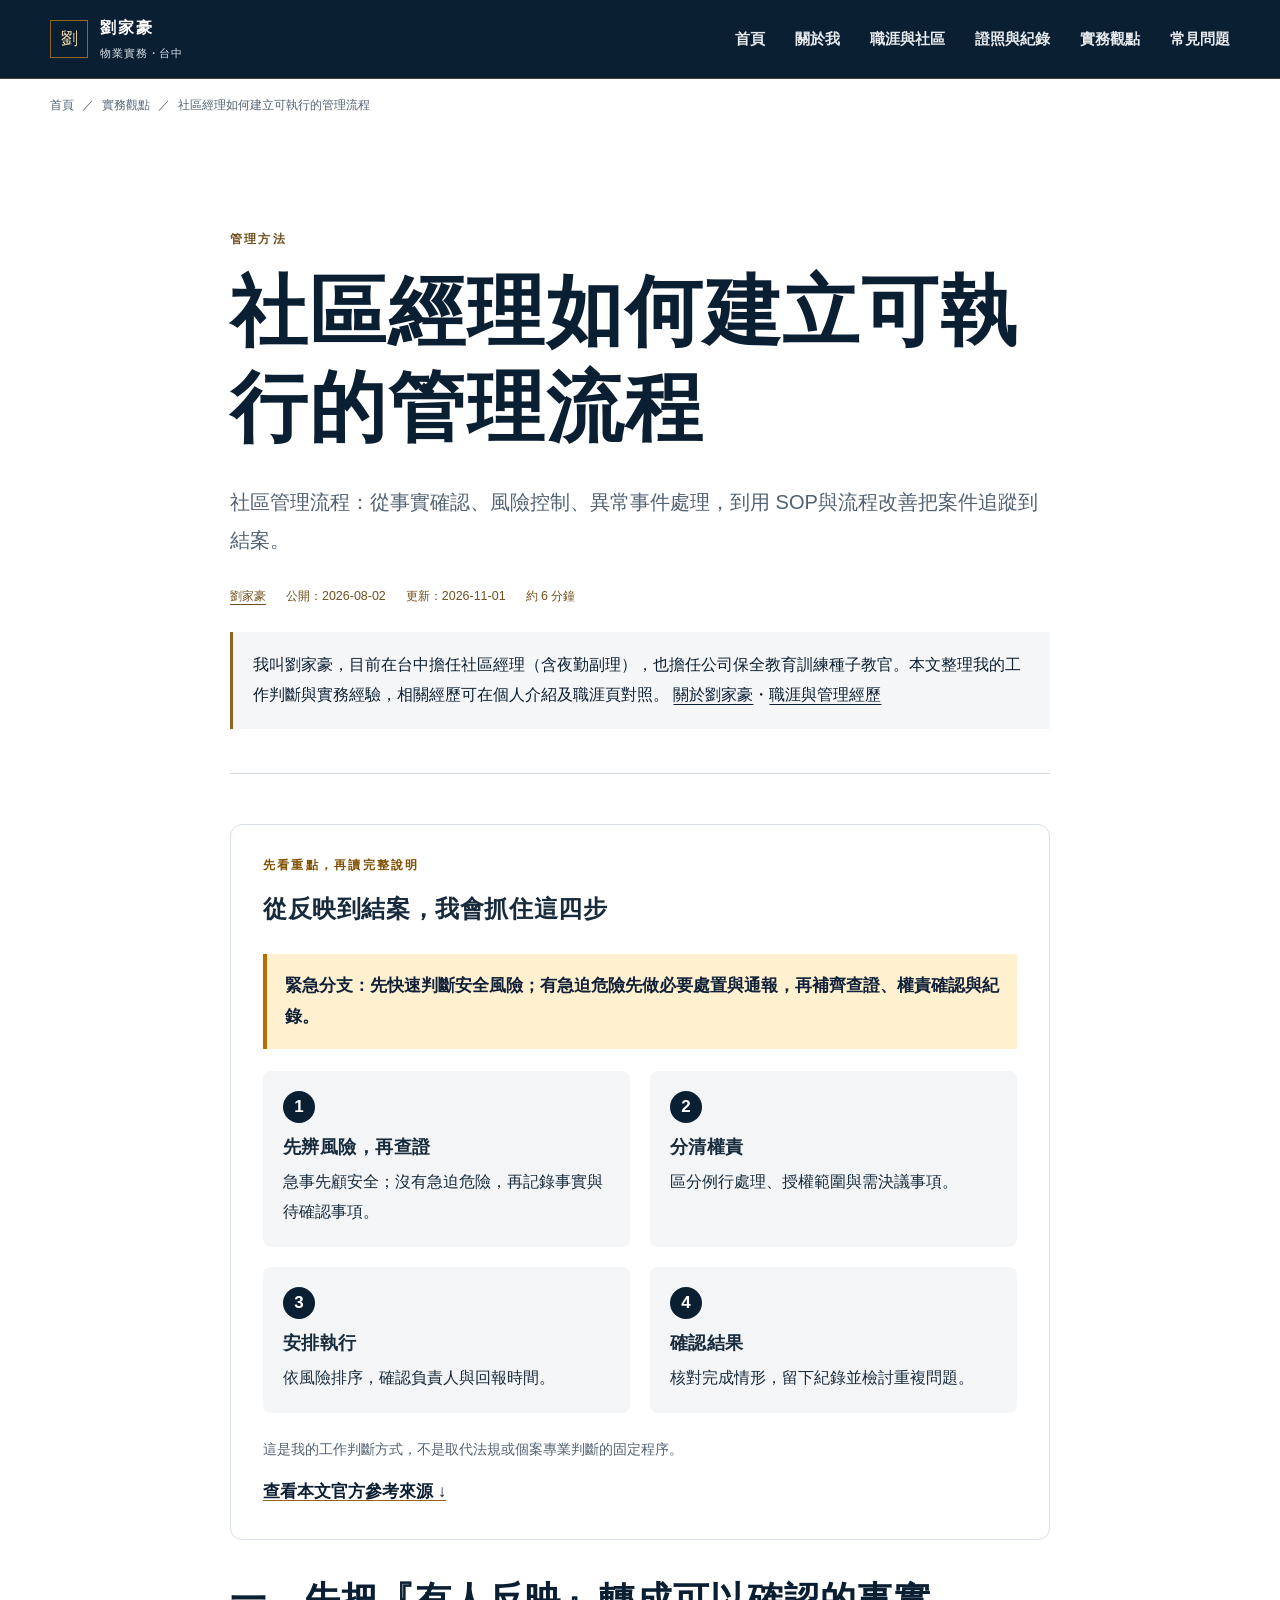
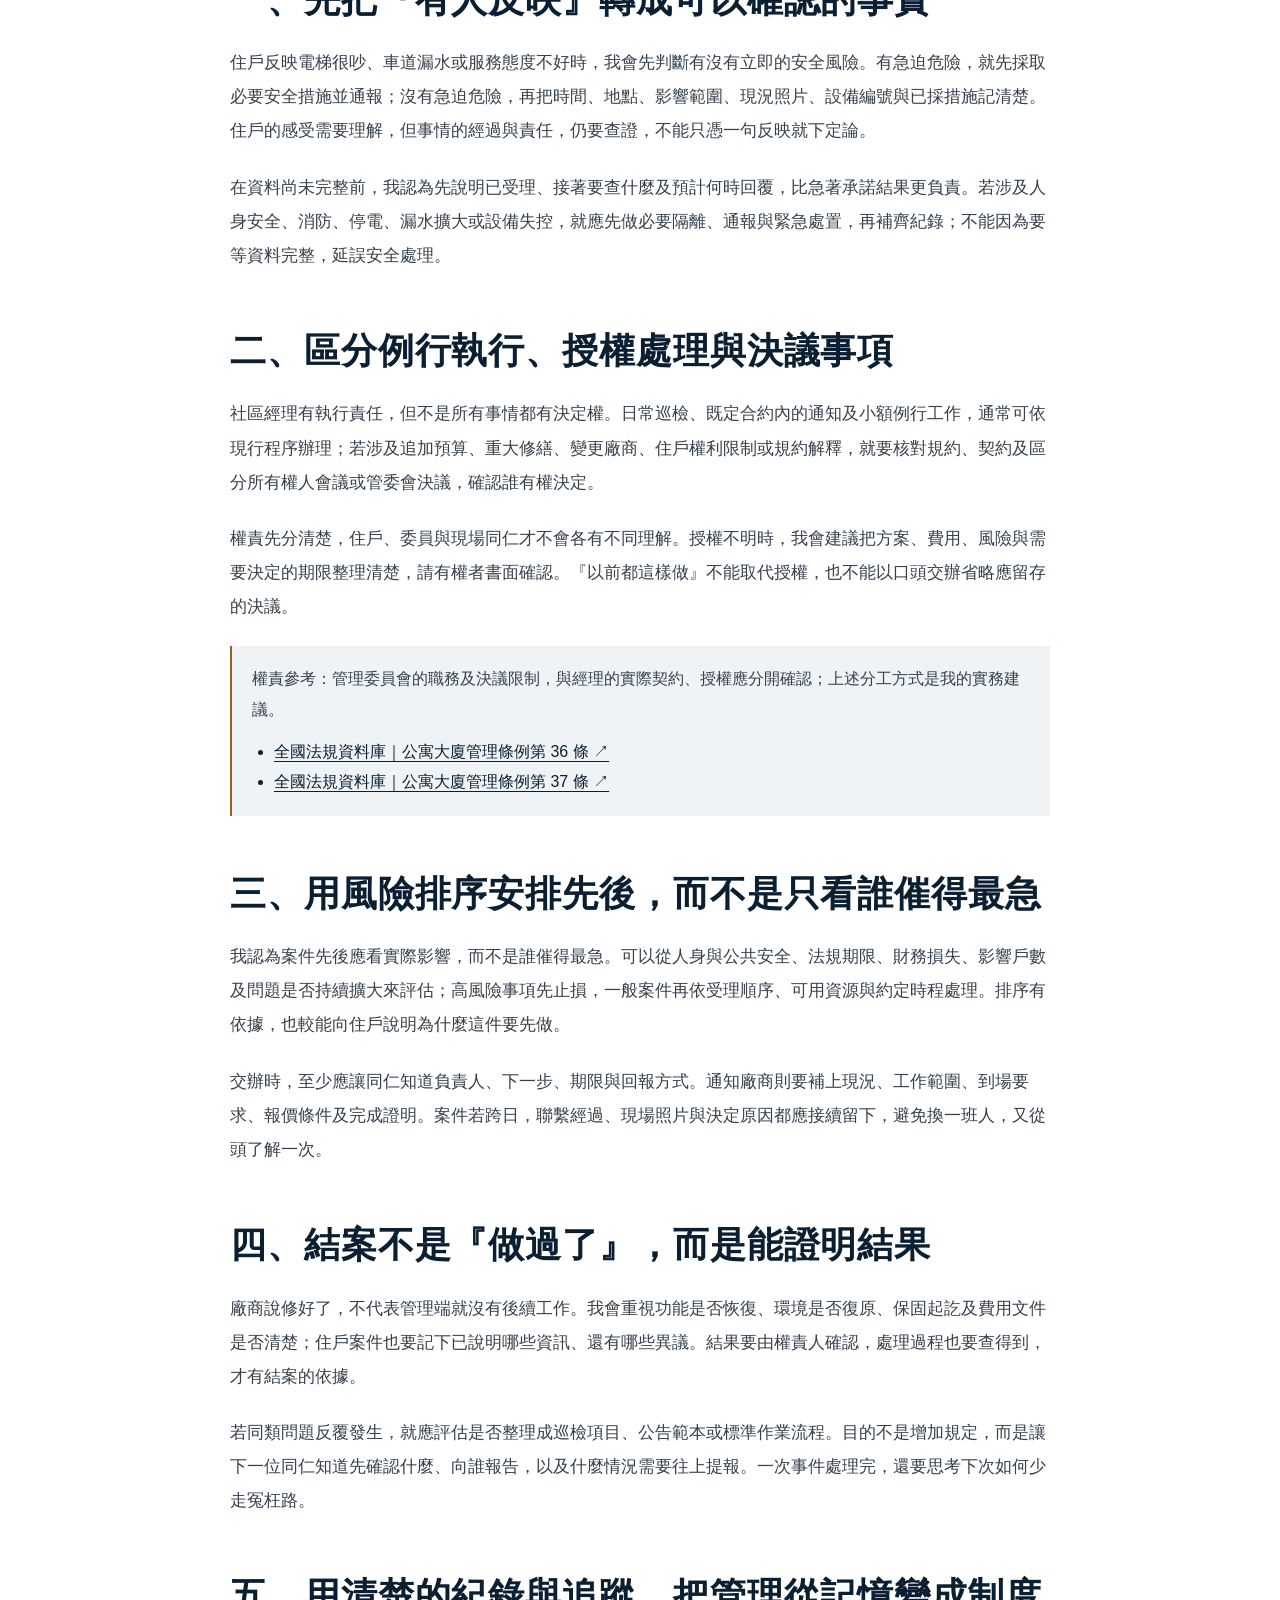
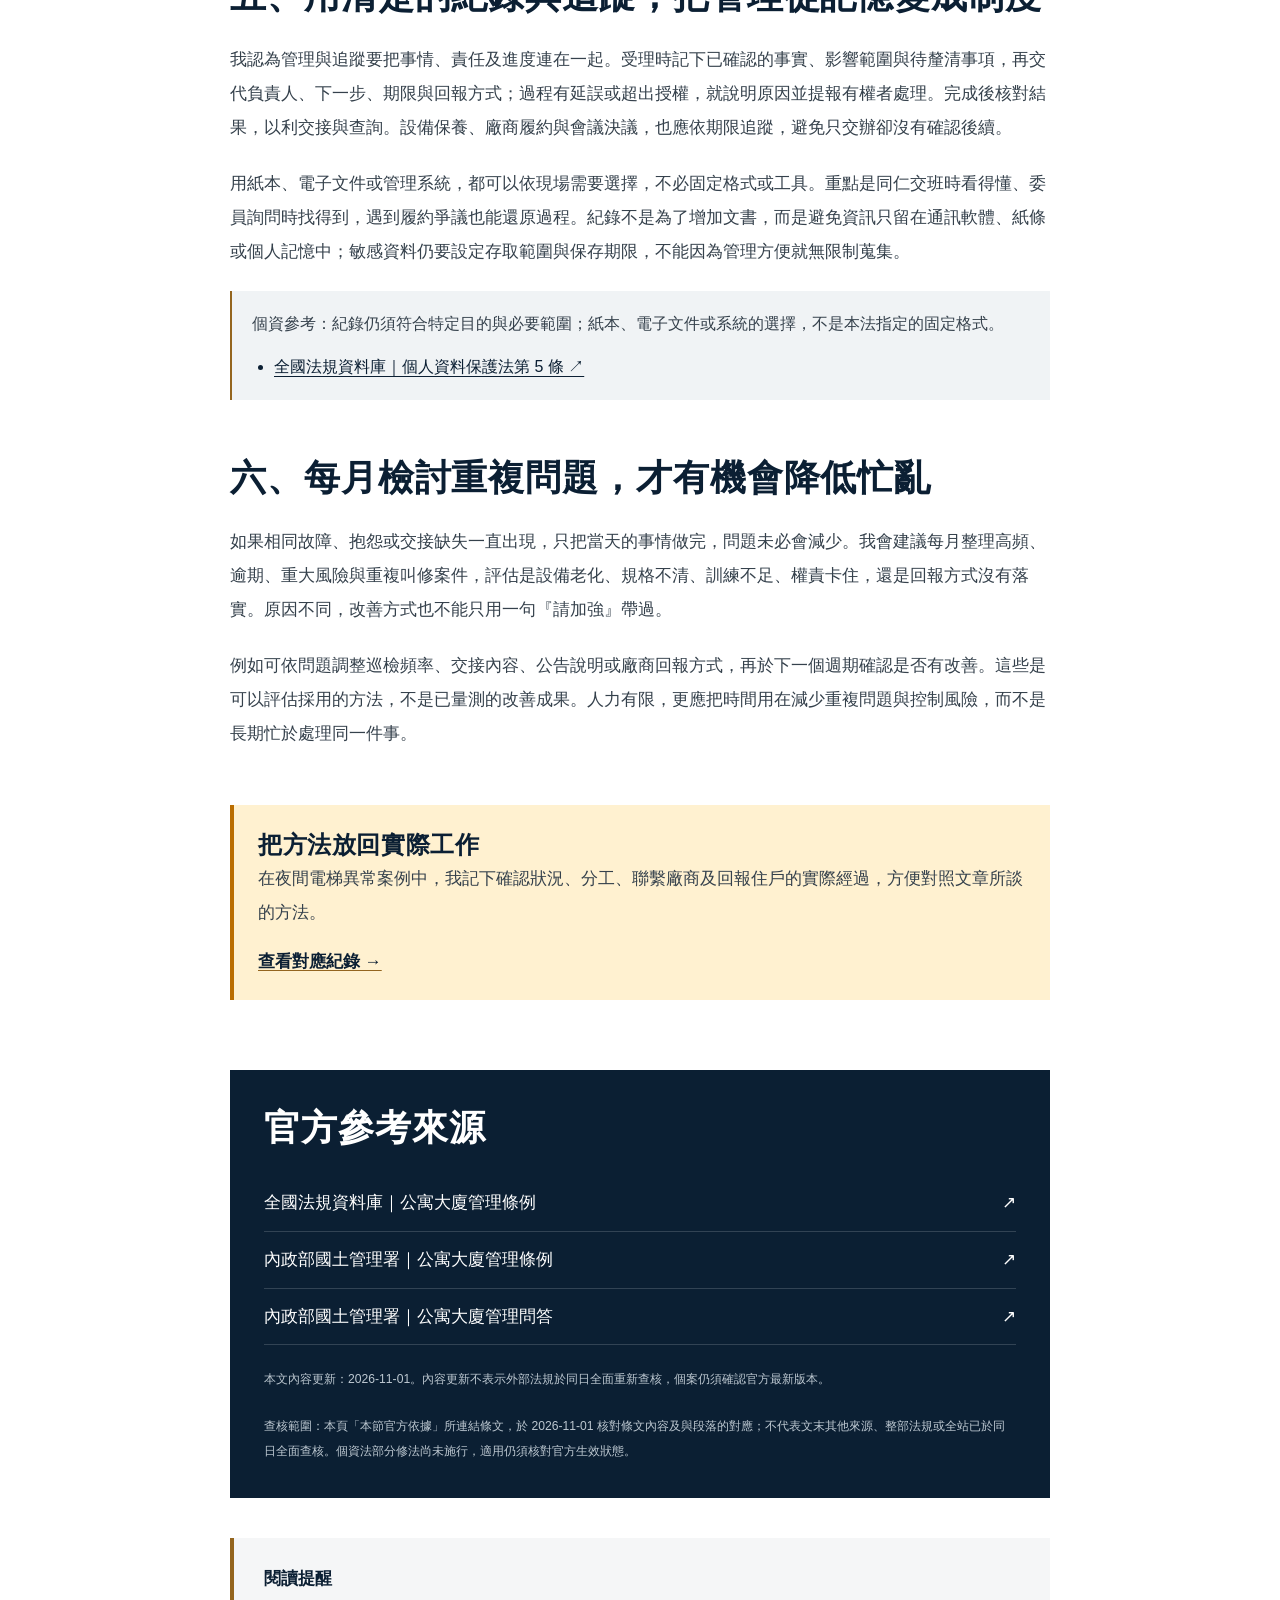
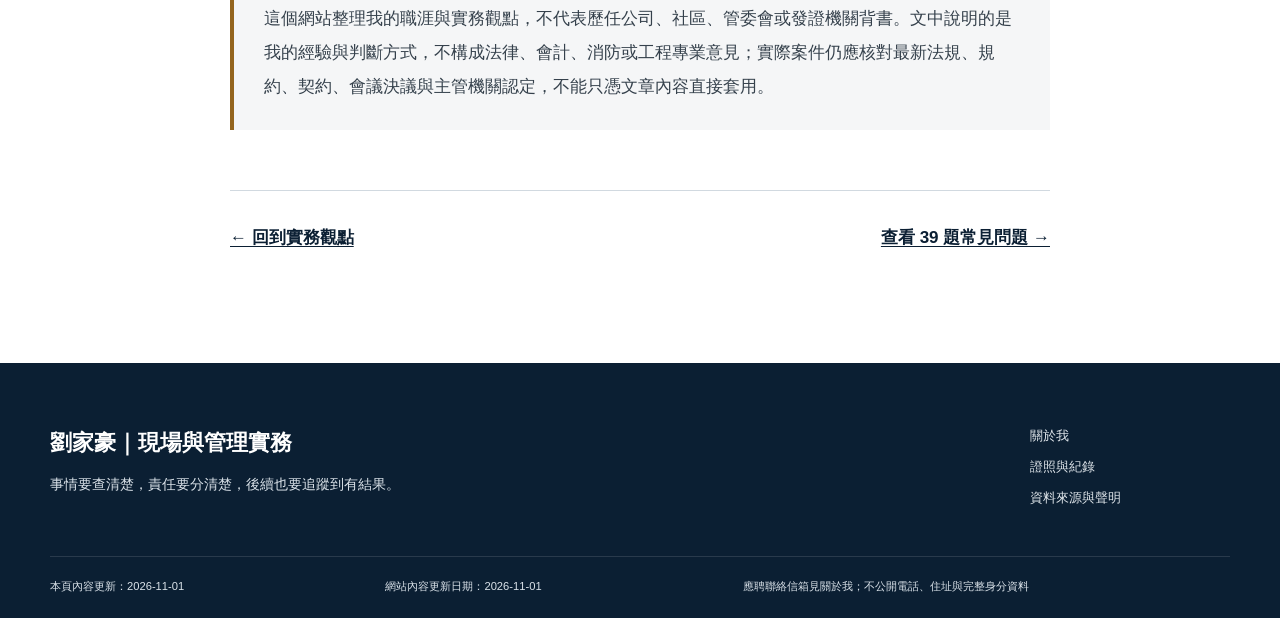
<file: article-management-process.html>
<!doctype html>
<html lang="zh-Hant">
<head>
    <meta charset="utf-8">
    <meta name="viewport" content="width=device-width, initial-scale=1">
    <title>社區經理如何建立可執行的管理流程｜劉家豪</title>
    <meta name="description" content="社區管理流程：從事實確認、風險控制、異常事件處理，到用 SOP與流程改善把案件追蹤到結案。">
    <meta name="author" content="劉家豪">
    <meta name="robots" content="index,follow,max-image-preview:large,max-snippet:-1,max-video-preview:-1">
    <link rel="canonical" href="https://a0928463187-star.github.io/article-management-process.html">
    <meta property="og:locale" content="zh_TW">
    <meta property="og:type" content="article">
    <meta property="og:title" content="社區經理如何建立可執行的管理流程｜劉家豪">
    <meta property="og:description" content="社區管理流程：從事實確認、風險控制、異常事件處理，到用 SOP與流程改善把案件追蹤到結案。">
    <meta property="og:url" content="https://a0928463187-star.github.io/article-management-process.html">
    <meta property="og:site_name" content="劉家豪｜現場營運・物業管理・團隊管理實務工作者">
    <meta property="og:image" content="https://a0928463187-star.github.io/assets/images/site/liu-chia-hao-portrait-20261007.webp">
    <meta property="og:image:alt" content="劉家豪個人專業照片">
    <meta name="twitter:card" content="summary_large_image">
    <meta name="twitter:title" content="社區經理如何建立可執行的管理流程｜劉家豪">
    <meta name="twitter:description" content="社區管理流程：從事實確認、風險控制、異常事件處理，到用 SOP與流程改善把案件追蹤到結案。">
    <meta name="twitter:image" content="https://a0928463187-star.github.io/assets/images/site/liu-chia-hao-portrait-20261007.webp">
    <meta name="theme-color" content="#0b1f33">
    <link rel="icon" href="assets/icons/favicon.svg" type="image/svg+xml">
    <link rel="manifest" href="site.webmanifest">
    <link rel="stylesheet" href="assets/css/styles.css?v=20261002">
    <link rel="stylesheet" href="assets/css/recruiter.css?v=20261001-consistency1">
    <link rel="stylesheet" href="assets/css/work.css?v=20261107-interactions1">
    <script type="application/ld+json">{"@context":"https://schema.org","@type":"Article","headline":"社區經理如何建立可執行的管理流程","description":"社區管理流程：從事實確認、風險控制、異常事件處理，到用 SOP與流程改善把案件追蹤到結案。","datePublished":"2026-08-02","dateModified":"2026-11-01","inLanguage":"zh-Hant","mainEntityOfPage":"https://a0928463187-star.github.io/article-management-process.html","author":{"@type":"Person","@id":"https://a0928463187-star.github.io/#person","name":"劉家豪","url":"https://a0928463187-star.github.io/about.html"},"publisher":{"@type":"Person","@id":"https://a0928463187-star.github.io/#person","name":"劉家豪"},"citation":["https://law.moj.gov.tw/LawClass/LawAll.aspx?pcode=D0070118","https://www.nlma.gov.tw/ch/legislation/law%26regusw/174","https://www.nlma.gov.tw/ch/titlelist/areasw/4736","https://law.moj.gov.tw/LawClass/LawSingle.aspx?pcode=D0070118&flno=36","https://law.moj.gov.tw/LawClass/LawSingle.aspx?pcode=D0070118&flno=37","https://law.moj.gov.tw/LawClass/LawSingle.aspx?pcode=I0050021&flno=5"]}</script>
    <script type="application/ld+json">{"@context":"https://schema.org","@type":"BreadcrumbList","itemListElement":[{"@type":"ListItem","position":1,"name":"首頁","item":"https://a0928463187-star.github.io/"},{"@type":"ListItem","position":2,"name":"實務觀點","item":"https://a0928463187-star.github.io/articles.html"},{"@type":"ListItem","position":3,"name":"社區經理如何建立可執行的管理流程","item":"https://a0928463187-star.github.io/article-management-process.html"}]}</script>
</head>
<body class="page-article-management-process">

  <a class="skip-link" href="#main">跳到主要內容</a>
  <header class="site-header" data-site-header>
    <div class="header-inner shell">
      <a class="brand" href="index.html" aria-label="劉家豪個人網站首頁">
        <span class="brand-mark" aria-hidden="true">劉</span>
        <span><strong>劉家豪</strong><small>物業實務・台中</small></span>
      </a>
      <button class="nav-toggle" type="button" aria-expanded="false" aria-controls="primary-nav">
        <span class="sr-only">開啟導覽選單</span>
        <span></span><span></span><span></span>
      </button>
      <nav class="primary-nav" id="primary-nav" aria-label="主要導覽"><a href="index.html">首頁</a><a href="about.html">關於我</a><a href="career.html">職涯與社區</a><a href="credentials.html">證照與紀錄</a><a href="articles.html">實務觀點</a><a href="faq.html">常見問題</a></nav>
    </div>
  </header>
<nav class="breadcrumbs shell" aria-label="麵包屑"><a href="index.html">首頁</a><span aria-hidden="true">／</span><a href="articles.html">實務觀點</a><span aria-hidden="true">／</span><span aria-current="page">社區經理如何建立可執行的管理流程</span></nav>
<main id="main">
    <article class="article-page shell-narrow">
      <header><p class="eyebrow">管理方法</p><h1>社區經理如何建立可執行的管理流程</h1><p class="article-deck">社區管理流程：從事實確認、風險控制、異常事件處理，到用 SOP與流程改善把案件追蹤到結案。</p>
        <p class="article-byline"><a href="about.html" rel="author">劉家豪</a><span>公開：<time datetime="2026-08-02">2026-08-02</time></span><span>更新：<time datetime="2026-11-01">2026-11-01</time></span><span>約 6 分鐘</span></p>
        <p class="author-context">我叫劉家豪，目前在台中擔任社區經理（含夜勤副理），也擔任公司保全教育訓練種子教官。本文整理我的工作判斷與實務經驗，相關經歷可在個人介紹及職涯頁對照。 <a href="about.html">關於劉家豪</a>・<a href="career.html#career-overview">職涯與管理經歷</a></p>
      </header>
      <section class="reading-map" aria-labelledby="reading-map-title"><p class="eyebrow">先看重點，再讀完整說明</p><h2 id="reading-map-title">從反映到結案，我會抓住這四步</h2><p class="flow-priority"><strong>緊急分支：先快速判斷安全風險；有急迫危險先做必要處置與通報，再補齊查證、權責確認與紀錄。</strong></p><ol class="decision-flow"><li><span class="step-number">1</span><h3>先辨風險，再查證</h3><p>急事先顧安全；沒有急迫危險，再記錄事實與待確認事項。</p></li><li><span class="step-number">2</span><h3>分清權責</h3><p>區分例行處理、授權範圍與需決議事項。</p></li><li><span class="step-number">3</span><h3>安排執行</h3><p>依風險排序，確認負責人與回報時間。</p></li><li><span class="step-number">4</span><h3>確認結果</h3><p>核對完成情形，留下紀錄並檢討重複問題。</p></li></ol><p class="fine-print">這是我的工作判斷方式，不是取代法規或個案專業判斷的固定程序。</p><a class="text-link" href="#article-references">查看本文官方參考來源 ↓</a></section>
      <div class="article-prose"><section id="article-section-1"><h2>一、先把『有人反映』轉成可以確認的事實</h2><p>住戶反映電梯很吵、車道漏水或服務態度不好時，我會先判斷有沒有立即的安全風險。有急迫危險，就先採取必要安全措施並通報；沒有急迫危險，再把時間、地點、影響範圍、現況照片、設備編號與已採措施記清楚。住戶的感受需要理解，但事情的經過與責任，仍要查證，不能只憑一句反映就下定論。</p><p>在資料尚未完整前，我認為先說明已受理、接著要查什麼及預計何時回覆，比急著承諾結果更負責。若涉及人身安全、消防、停電、漏水擴大或設備失控，就應先做必要隔離、通報與緊急處置，再補齊紀錄；不能因為要等資料完整，延誤安全處理。</p></section><section id="article-section-2"><h2>二、區分例行執行、授權處理與決議事項</h2><p>社區經理有執行責任，但不是所有事情都有決定權。日常巡檢、既定合約內的通知及小額例行工作，通常可依現行程序辦理；若涉及追加預算、重大修繕、變更廠商、住戶權利限制或規約解釋，就要核對規約、契約及區分所有權人會議或管委會決議，確認誰有權決定。</p><p>權責先分清楚，住戶、委員與現場同仁才不會各有不同理解。授權不明時，我會建議把方案、費用、風險與需要決定的期限整理清楚，請有權者書面確認。『以前都這樣做』不能取代授權，也不能以口頭交辦省略應留存的決議。</p><aside class="section-reference" aria-label="本節官方依據"><p>權責參考：管理委員會的職務及決議限制，與經理的實際契約、授權應分開確認；上述分工方式是我的實務建議。</p><ul><li><a href="https://law.moj.gov.tw/LawClass/LawSingle.aspx?pcode=D0070118&amp;flno=36" target="_blank" rel="noopener noreferrer">全國法規資料庫｜公寓大廈管理條例第 36 條 ↗</a></li><li><a href="https://law.moj.gov.tw/LawClass/LawSingle.aspx?pcode=D0070118&amp;flno=37" target="_blank" rel="noopener noreferrer">全國法規資料庫｜公寓大廈管理條例第 37 條 ↗</a></li></ul></aside></section><section id="article-section-3"><h2>三、用風險排序安排先後，而不是只看誰催得最急</h2><p>我認為案件先後應看實際影響，而不是誰催得最急。可以從人身與公共安全、法規期限、財務損失、影響戶數及問題是否持續擴大來評估；高風險事項先止損，一般案件再依受理順序、可用資源與約定時程處理。排序有依據，也較能向住戶說明為什麼這件要先做。</p><p>交辦時，至少應讓同仁知道負責人、下一步、期限與回報方式。通知廠商則要補上現況、工作範圍、到場要求、報價條件及完成證明。案件若跨日，聯繫經過、現場照片與決定原因都應接續留下，避免換一班人，又從頭了解一次。</p></section><section id="article-section-4"><h2>四、結案不是『做過了』，而是能證明結果</h2><p>廠商說修好了，不代表管理端就沒有後續工作。我會重視功能是否恢復、環境是否復原、保固起訖及費用文件是否清楚；住戶案件也要記下已說明哪些資訊、還有哪些異議。結果要由權責人確認，處理過程也要查得到，才有結案的依據。</p><p>若同類問題反覆發生，就應評估是否整理成巡檢項目、公告範本或標準作業流程。目的不是增加規定，而是讓下一位同仁知道先確認什麼、向誰報告，以及什麼情況需要往上提報。一次事件處理完，還要思考下次如何少走冤枉路。</p></section><section id="article-section-5"><h2>五、用清楚的紀錄與追蹤，把管理從記憶變成制度</h2><p>我認為管理與追蹤要把事情、責任及進度連在一起。受理時記下已確認的事實、影響範圍與待釐清事項，再交代負責人、下一步、期限與回報方式；過程有延誤或超出授權，就說明原因並提報有權者處理。完成後核對結果，以利交接與查詢。設備保養、廠商履約與會議決議，也應依期限追蹤，避免只交辦卻沒有確認後續。</p><p>用紙本、電子文件或管理系統，都可以依現場需要選擇，不必固定格式或工具。重點是同仁交班時看得懂、委員詢問時找得到，遇到履約爭議也能還原過程。紀錄不是為了增加文書，而是避免資訊只留在通訊軟體、紙條或個人記憶中；敏感資料仍要設定存取範圍與保存期限，不能因為管理方便就無限制蒐集。</p><aside class="section-reference" aria-label="本節官方依據"><p>個資參考：紀錄仍須符合特定目的與必要範圍；紙本、電子文件或系統的選擇，不是本法指定的固定格式。</p><ul><li><a href="https://law.moj.gov.tw/LawClass/LawSingle.aspx?pcode=I0050021&amp;flno=5" target="_blank" rel="noopener noreferrer">全國法規資料庫｜個人資料保護法第 5 條 ↗</a></li></ul></aside></section><section id="article-section-6"><h2>六、每月檢討重複問題，才有機會降低忙亂</h2><p>如果相同故障、抱怨或交接缺失一直出現，只把當天的事情做完，問題未必會減少。我會建議每月整理高頻、逾期、重大風險與重複叫修案件，評估是設備老化、規格不清、訓練不足、權責卡住，還是回報方式沒有落實。原因不同，改善方式也不能只用一句『請加強』帶過。</p><p>例如可依問題調整巡檢頻率、交接內容、公告說明或廠商回報方式，再於下一個週期確認是否有改善。這些是可以評估採用的方法，不是已量測的改善成果。人力有限，更應把時間用在減少重複問題與控制風險，而不是長期忙於處理同一件事。</p></section>
        <aside class="case-connection"><h2>把方法放回實際工作</h2><p>在夜間電梯異常案例中，我記下確認狀況、分工、聯繫廠商及回報住戶的實際經過，方便對照文章所談的方法。</p><a class="text-link" href="career.html#emergency-response">查看對應紀錄 →</a></aside>
        <aside class="article-source-box" id="article-references"><h2>官方參考來源</h2><ul class="source-list"><li><a href="https://law.moj.gov.tw/LawClass/LawAll.aspx?pcode=D0070118" target="_blank" rel="noopener noreferrer">全國法規資料庫｜公寓大廈管理條例<span aria-hidden="true">↗</span></a></li><li><a href="https://www.nlma.gov.tw/ch/legislation/law%26regusw/174" target="_blank" rel="noopener noreferrer">內政部國土管理署｜公寓大廈管理條例<span aria-hidden="true">↗</span></a></li><li><a href="https://www.nlma.gov.tw/ch/titlelist/areasw/4736" target="_blank" rel="noopener noreferrer">內政部國土管理署｜公寓大廈管理問答<span aria-hidden="true">↗</span></a></li></ul><p>本文內容更新：2026-11-01。內容更新不表示外部法規於同日全面重新查核，個案仍須確認官方最新版本。</p><p class="reference-check">查核範圍：本頁「本節官方依據」所連結條文，於 2026-11-01 核對條文內容及與段落的對應；不代表文末其他來源、整部法規或全站已於同日全面查核。個資法部分修法尚未施行，適用仍須核對官方生效狀態。</p></aside>
        <aside class="notice"><strong>閱讀提醒</strong><p>這個網站整理我的職涯與實務觀點，不代表歷任公司、社區、管委會或發證機關背書。文中說明的是我的經驗與判斷方式，不構成法律、會計、消防或工程專業意見；實際案件仍應核對最新法規、規約、契約、會議決議與主管機關認定，不能只憑文章內容直接套用。</p></aside>
      </div>
      <nav class="article-bottom-nav" aria-label="文章後續導覽"><a href="articles.html">← 回到實務觀點</a><a href="faq.html">查看 39 題常見問題 →</a></nav>
    </article></main>

  <footer class="site-footer">
    <div class="shell footer-grid">
      <div>
        <a class="footer-brand" href="index.html">劉家豪｜現場與管理實務</a>
        <p>事情要查清楚，責任要分清楚，後續也要追蹤到有結果。</p>
      </div>
      <nav aria-label="頁尾導覽">
        <a href="about.html">關於我</a>
        <a href="credentials.html">證照與紀錄</a>
        <a href="sources.html">資料來源與聲明</a>
      </nav>
    </div>
    <div class="shell footer-meta">
      <span>本頁內容更新：2026-11-01</span>
      <span>網站內容更新日期：2026-11-01</span>
      <span>應聘聯絡信箱見關於我；不公開電話、住址與完整身分資料</span>
      <span aria-live="polite" data-copy-status></span>
    </div>
  </footer>
  <script src="assets/js/main.js?v=20261107-interactions1" defer></script>
</body>
</html>
</file>
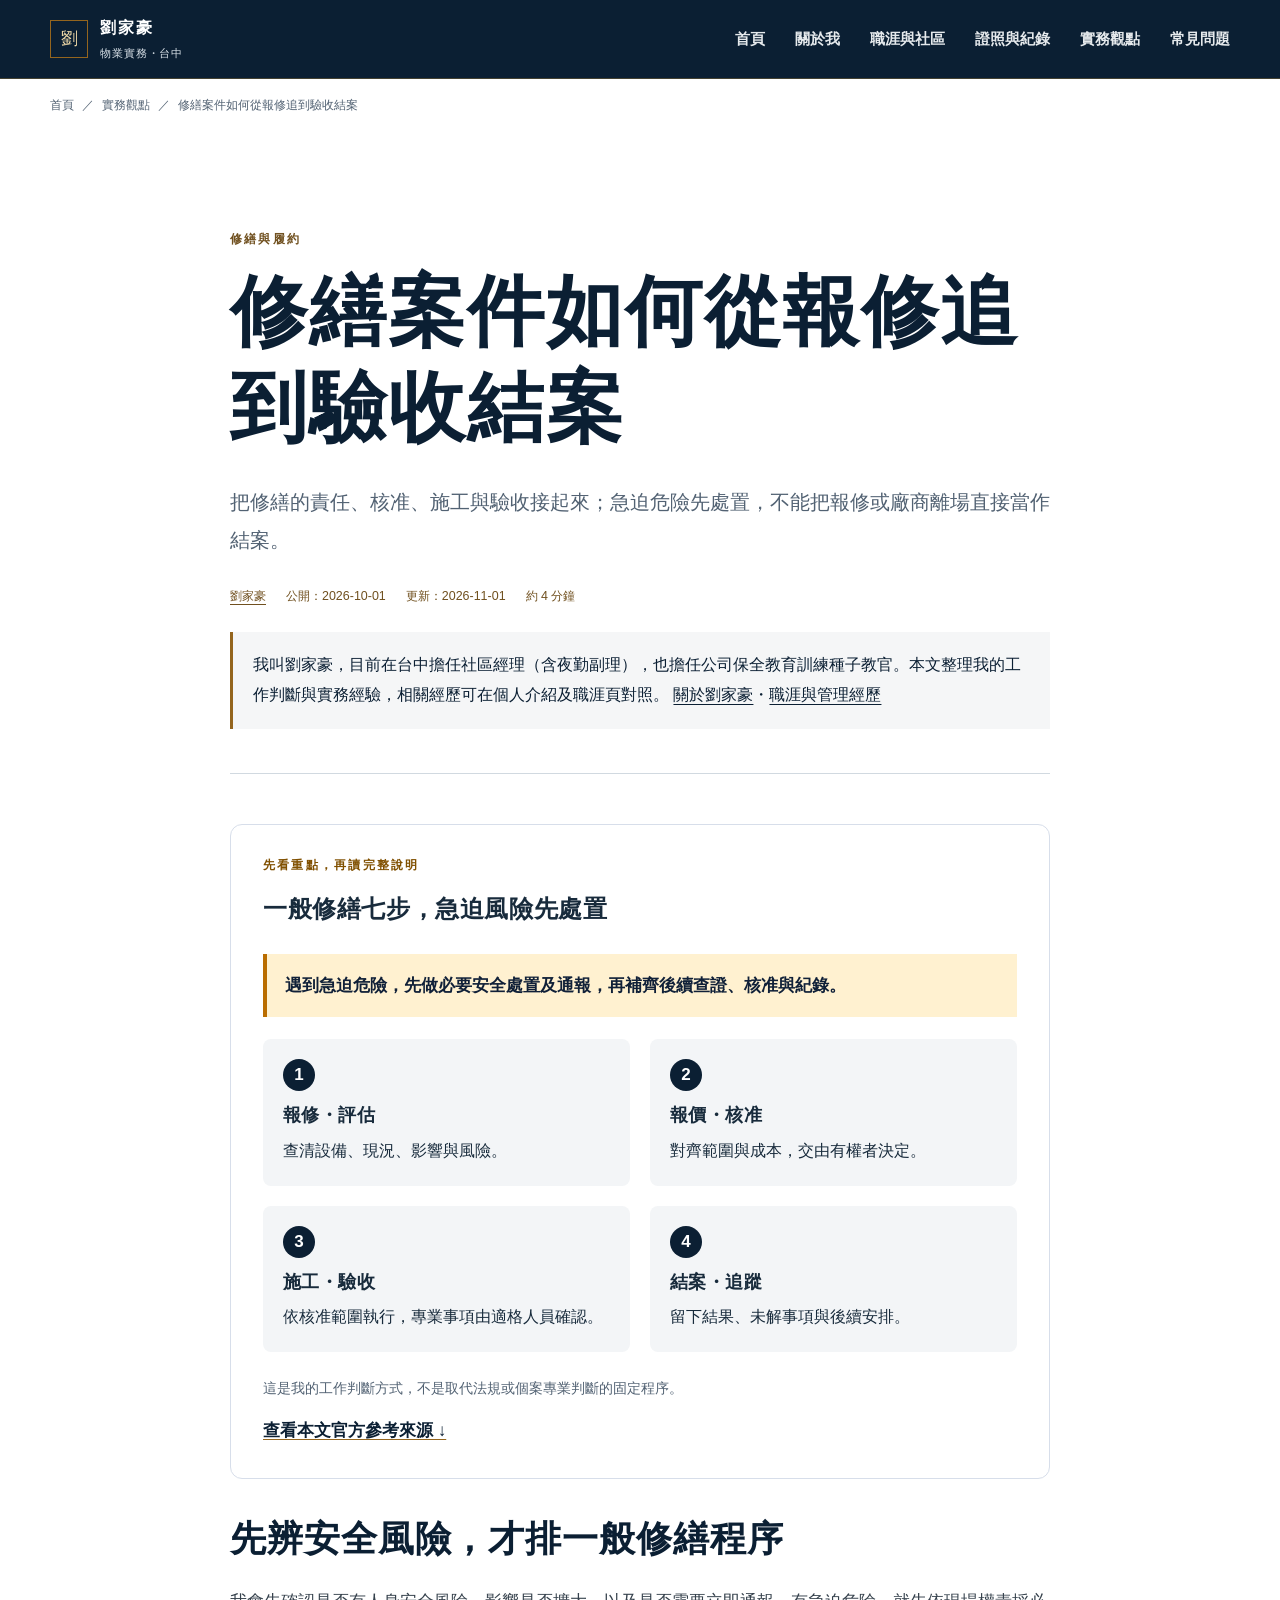
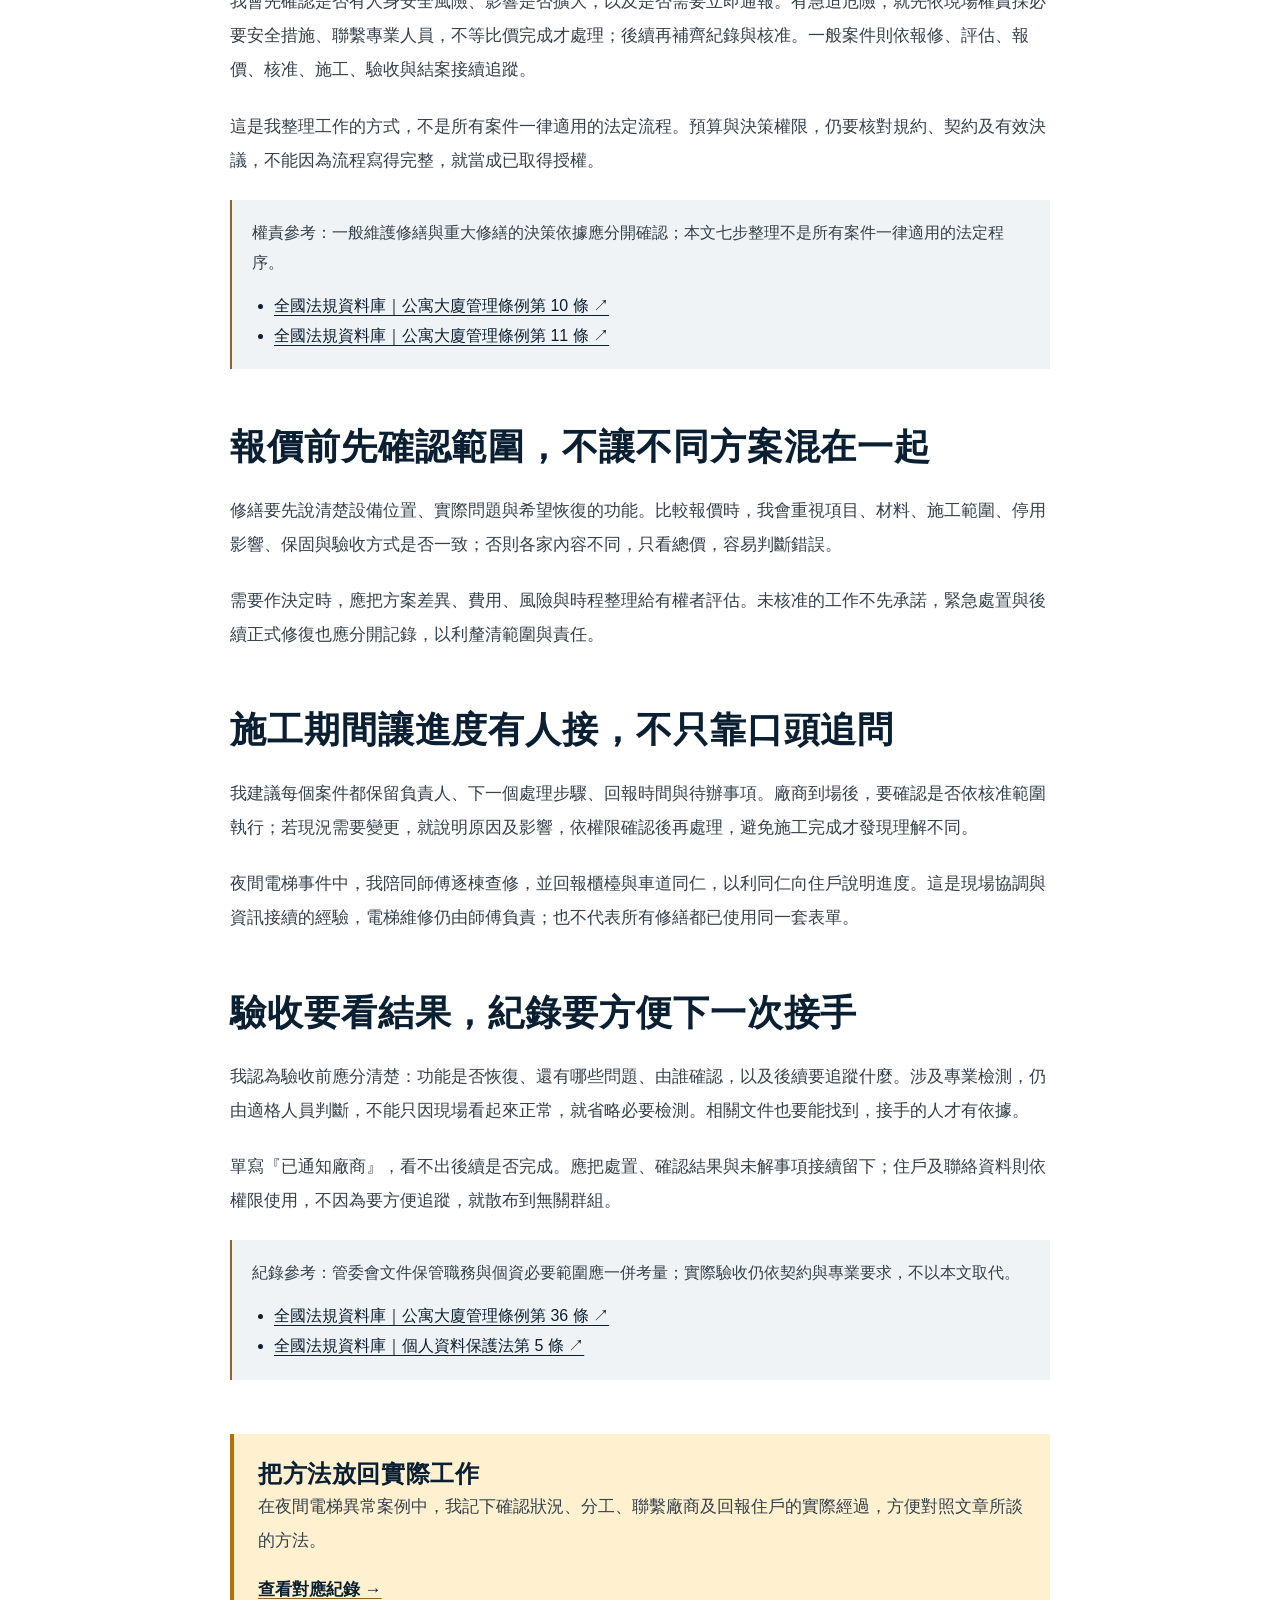
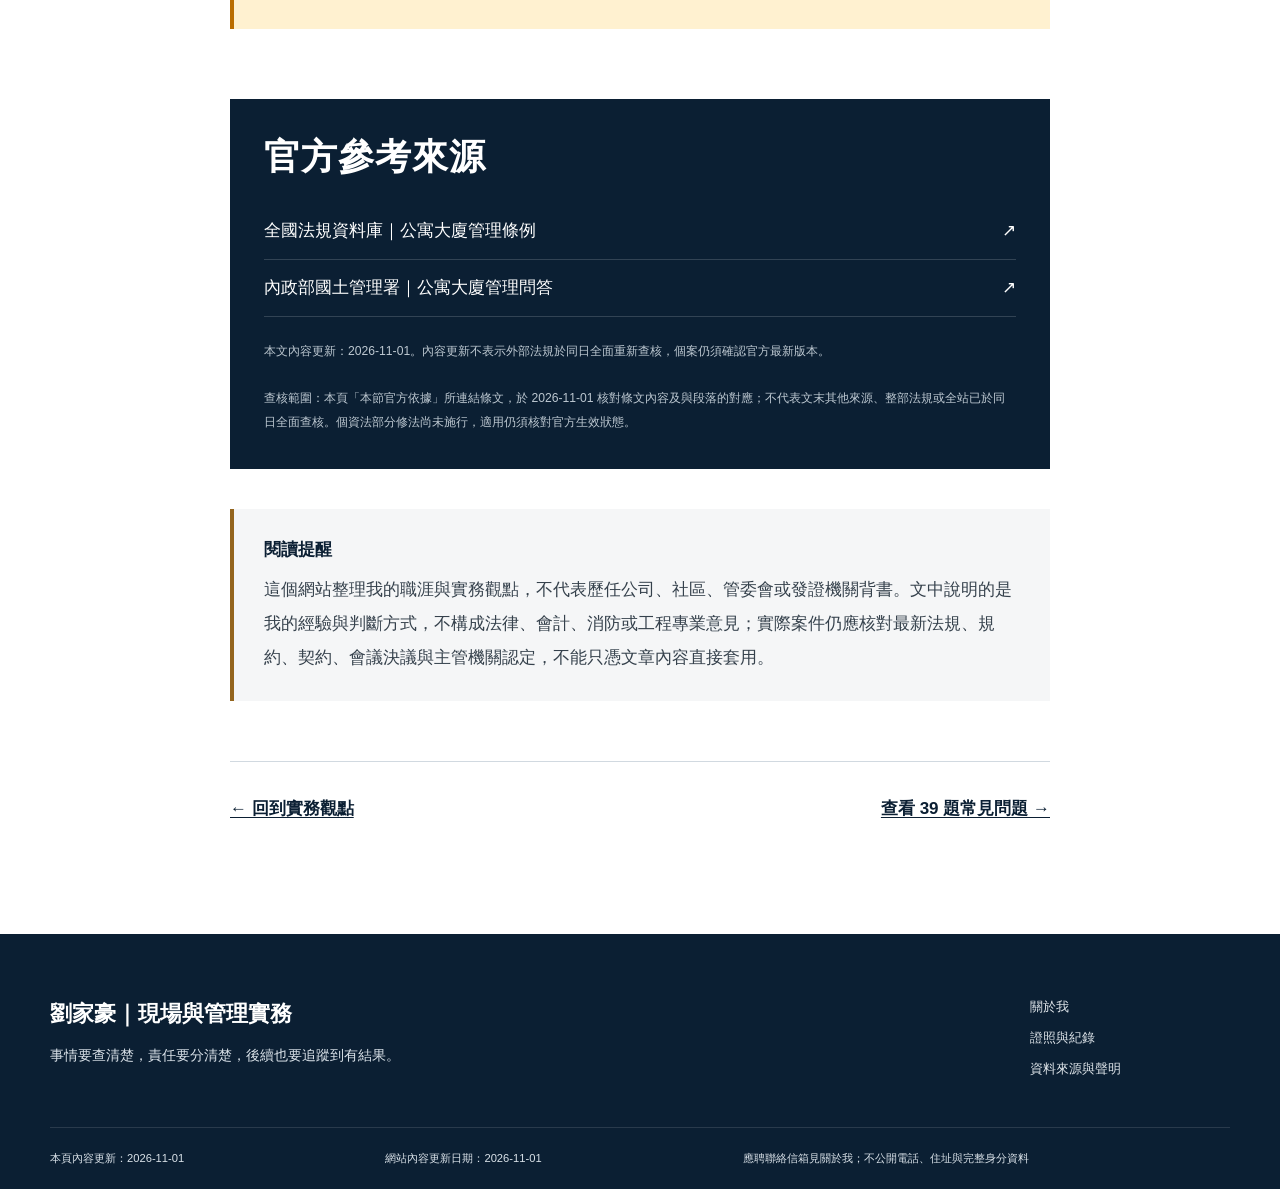
<file: article-repair-tracking.html>
<!doctype html>
<html lang="zh-Hant">
<head>
    <meta charset="utf-8">
    <meta name="viewport" content="width=device-width, initial-scale=1">
    <title>修繕案件如何從報修追到驗收結案｜劉家豪</title>
    <meta name="description" content="把修繕的責任、核准、施工與驗收接起來；急迫危險先處置，不能把報修或廠商離場直接當作結案。">
    <meta name="author" content="劉家豪">
    <meta name="robots" content="index,follow,max-image-preview:large,max-snippet:-1,max-video-preview:-1">
    <link rel="canonical" href="https://a0928463187-star.github.io/article-repair-tracking.html">
    <meta property="og:locale" content="zh_TW">
    <meta property="og:type" content="article">
    <meta property="og:title" content="修繕案件如何從報修追到驗收結案｜劉家豪">
    <meta property="og:description" content="把修繕的責任、核准、施工與驗收接起來；急迫危險先處置，不能把報修或廠商離場直接當作結案。">
    <meta property="og:url" content="https://a0928463187-star.github.io/article-repair-tracking.html">
    <meta property="og:site_name" content="劉家豪｜現場營運・物業管理・團隊管理實務工作者">
    <meta property="og:image" content="https://a0928463187-star.github.io/assets/images/site/liu-chia-hao-portrait-20261007.webp">
    <meta property="og:image:alt" content="劉家豪個人專業照片">
    <meta name="twitter:card" content="summary_large_image">
    <meta name="twitter:title" content="修繕案件如何從報修追到驗收結案｜劉家豪">
    <meta name="twitter:description" content="把修繕的責任、核准、施工與驗收接起來；急迫危險先處置，不能把報修或廠商離場直接當作結案。">
    <meta name="twitter:image" content="https://a0928463187-star.github.io/assets/images/site/liu-chia-hao-portrait-20261007.webp">
    <meta name="theme-color" content="#0b1f33">
    <link rel="icon" href="assets/icons/favicon.svg" type="image/svg+xml">
    <link rel="manifest" href="site.webmanifest">
    <link rel="stylesheet" href="assets/css/styles.css?v=20261002">
    <link rel="stylesheet" href="assets/css/recruiter.css?v=20261001-consistency1">
    <link rel="stylesheet" href="assets/css/work.css?v=20261107-interactions1">
    <script type="application/ld+json">{"@context":"https://schema.org","@type":"Article","headline":"修繕案件如何從報修追到驗收結案","description":"把修繕的責任、核准、施工與驗收接起來；急迫危險先處置，不能把報修或廠商離場直接當作結案。","datePublished":"2026-10-01","dateModified":"2026-11-01","inLanguage":"zh-Hant","mainEntityOfPage":"https://a0928463187-star.github.io/article-repair-tracking.html","author":{"@type":"Person","@id":"https://a0928463187-star.github.io/#person","name":"劉家豪","url":"https://a0928463187-star.github.io/about.html"},"publisher":{"@type":"Person","@id":"https://a0928463187-star.github.io/#person","name":"劉家豪"},"citation":["https://law.moj.gov.tw/LawClass/LawAll.aspx?pcode=D0070118","https://www.nlma.gov.tw/ch/titlelist/areasw/4736","https://law.moj.gov.tw/LawClass/LawSingle.aspx?pcode=D0070118&flno=10","https://law.moj.gov.tw/LawClass/LawSingle.aspx?pcode=D0070118&flno=11","https://law.moj.gov.tw/LawClass/LawSingle.aspx?pcode=D0070118&flno=36","https://law.moj.gov.tw/LawClass/LawSingle.aspx?pcode=I0050021&flno=5"]}</script>
    <script type="application/ld+json">{"@context":"https://schema.org","@type":"BreadcrumbList","itemListElement":[{"@type":"ListItem","position":1,"name":"首頁","item":"https://a0928463187-star.github.io/"},{"@type":"ListItem","position":2,"name":"實務觀點","item":"https://a0928463187-star.github.io/articles.html"},{"@type":"ListItem","position":3,"name":"修繕案件如何從報修追到驗收結案","item":"https://a0928463187-star.github.io/article-repair-tracking.html"}]}</script>
</head>
<body class="page-article-repair-tracking">

  <a class="skip-link" href="#main">跳到主要內容</a>
  <header class="site-header" data-site-header>
    <div class="header-inner shell">
      <a class="brand" href="index.html" aria-label="劉家豪個人網站首頁">
        <span class="brand-mark" aria-hidden="true">劉</span>
        <span><strong>劉家豪</strong><small>物業實務・台中</small></span>
      </a>
      <button class="nav-toggle" type="button" aria-expanded="false" aria-controls="primary-nav">
        <span class="sr-only">開啟導覽選單</span>
        <span></span><span></span><span></span>
      </button>
      <nav class="primary-nav" id="primary-nav" aria-label="主要導覽"><a href="index.html">首頁</a><a href="about.html">關於我</a><a href="career.html">職涯與社區</a><a href="credentials.html">證照與紀錄</a><a href="articles.html">實務觀點</a><a href="faq.html">常見問題</a></nav>
    </div>
  </header>
<nav class="breadcrumbs shell" aria-label="麵包屑"><a href="index.html">首頁</a><span aria-hidden="true">／</span><a href="articles.html">實務觀點</a><span aria-hidden="true">／</span><span aria-current="page">修繕案件如何從報修追到驗收結案</span></nav>
<main id="main">
    <article class="article-page shell-narrow">
      <header><p class="eyebrow">修繕與履約</p><h1>修繕案件如何從報修追到驗收結案</h1><p class="article-deck">把修繕的責任、核准、施工與驗收接起來；急迫危險先處置，不能把報修或廠商離場直接當作結案。</p>
        <p class="article-byline"><a href="about.html" rel="author">劉家豪</a><span>公開：<time datetime="2026-10-01">2026-10-01</time></span><span>更新：<time datetime="2026-11-01">2026-11-01</time></span><span>約 4 分鐘</span></p>
        <p class="author-context">我叫劉家豪，目前在台中擔任社區經理（含夜勤副理），也擔任公司保全教育訓練種子教官。本文整理我的工作判斷與實務經驗，相關經歷可在個人介紹及職涯頁對照。 <a href="about.html">關於劉家豪</a>・<a href="career.html#career-overview">職涯與管理經歷</a></p>
      </header>
      <section class="reading-map" aria-labelledby="reading-map-title"><p class="eyebrow">先看重點，再讀完整說明</p><h2 id="reading-map-title">一般修繕七步，急迫風險先處置</h2><p class="flow-priority"><strong>遇到急迫危險，先做必要安全處置及通報，再補齊後續查證、核准與紀錄。</strong></p><ol class="decision-flow"><li><span class="step-number">1</span><h3>報修・評估</h3><p>查清設備、現況、影響與風險。</p></li><li><span class="step-number">2</span><h3>報價・核准</h3><p>對齊範圍與成本，交由有權者決定。</p></li><li><span class="step-number">3</span><h3>施工・驗收</h3><p>依核准範圍執行，專業事項由適格人員確認。</p></li><li><span class="step-number">4</span><h3>結案・追蹤</h3><p>留下結果、未解事項與後續安排。</p></li></ol><p class="fine-print">這是我的工作判斷方式，不是取代法規或個案專業判斷的固定程序。</p><a class="text-link" href="#article-references">查看本文官方參考來源 ↓</a></section>
      <div class="article-prose"><section id="article-section-1"><h2>先辨安全風險，才排一般修繕程序</h2><p>我會先確認是否有人身安全風險、影響是否擴大，以及是否需要立即通報。有急迫危險，就先依現場權責採必要安全措施、聯繫專業人員，不等比價完成才處理；後續再補齊紀錄與核准。一般案件則依報修、評估、報價、核准、施工、驗收與結案接續追蹤。</p><p>這是我整理工作的方式，不是所有案件一律適用的法定流程。預算與決策權限，仍要核對規約、契約及有效決議，不能因為流程寫得完整，就當成已取得授權。</p><aside class="section-reference" aria-label="本節官方依據"><p>權責參考：一般維護修繕與重大修繕的決策依據應分開確認；本文七步整理不是所有案件一律適用的法定程序。</p><ul><li><a href="https://law.moj.gov.tw/LawClass/LawSingle.aspx?pcode=D0070118&amp;flno=10" target="_blank" rel="noopener noreferrer">全國法規資料庫｜公寓大廈管理條例第 10 條 ↗</a></li><li><a href="https://law.moj.gov.tw/LawClass/LawSingle.aspx?pcode=D0070118&amp;flno=11" target="_blank" rel="noopener noreferrer">全國法規資料庫｜公寓大廈管理條例第 11 條 ↗</a></li></ul></aside></section><section id="article-section-2"><h2>報價前先確認範圍，不讓不同方案混在一起</h2><p>修繕要先說清楚設備位置、實際問題與希望恢復的功能。比較報價時，我會重視項目、材料、施工範圍、停用影響、保固與驗收方式是否一致；否則各家內容不同，只看總價，容易判斷錯誤。</p><p>需要作決定時，應把方案差異、費用、風險與時程整理給有權者評估。未核准的工作不先承諾，緊急處置與後續正式修復也應分開記錄，以利釐清範圍與責任。</p></section><section id="article-section-3"><h2>施工期間讓進度有人接，不只靠口頭追問</h2><p>我建議每個案件都保留負責人、下一個處理步驟、回報時間與待辦事項。廠商到場後，要確認是否依核准範圍執行；若現況需要變更，就說明原因及影響，依權限確認後再處理，避免施工完成才發現理解不同。</p><p>夜間電梯事件中，我陪同師傅逐棟查修，並回報櫃檯與車道同仁，以利同仁向住戶說明進度。這是現場協調與資訊接續的經驗，電梯維修仍由師傅負責；也不代表所有修繕都已使用同一套表單。</p></section><section id="article-section-4"><h2>驗收要看結果，紀錄要方便下一次接手</h2><p>我認為驗收前應分清楚：功能是否恢復、還有哪些問題、由誰確認，以及後續要追蹤什麼。涉及專業檢測，仍由適格人員判斷，不能只因現場看起來正常，就省略必要檢測。相關文件也要能找到，接手的人才有依據。</p><p>單寫『已通知廠商』，看不出後續是否完成。應把處置、確認結果與未解事項接續留下；住戶及聯絡資料則依權限使用，不因為要方便追蹤，就散布到無關群組。</p><aside class="section-reference" aria-label="本節官方依據"><p>紀錄參考：管委會文件保管職務與個資必要範圍應一併考量；實際驗收仍依契約與專業要求，不以本文取代。</p><ul><li><a href="https://law.moj.gov.tw/LawClass/LawSingle.aspx?pcode=D0070118&amp;flno=36" target="_blank" rel="noopener noreferrer">全國法規資料庫｜公寓大廈管理條例第 36 條 ↗</a></li><li><a href="https://law.moj.gov.tw/LawClass/LawSingle.aspx?pcode=I0050021&amp;flno=5" target="_blank" rel="noopener noreferrer">全國法規資料庫｜個人資料保護法第 5 條 ↗</a></li></ul></aside></section>
        <aside class="case-connection"><h2>把方法放回實際工作</h2><p>在夜間電梯異常案例中，我記下確認狀況、分工、聯繫廠商及回報住戶的實際經過，方便對照文章所談的方法。</p><a class="text-link" href="career.html#emergency-response">查看對應紀錄 →</a></aside>
        <aside class="article-source-box" id="article-references"><h2>官方參考來源</h2><ul class="source-list"><li><a href="https://law.moj.gov.tw/LawClass/LawAll.aspx?pcode=D0070118" target="_blank" rel="noopener noreferrer">全國法規資料庫｜公寓大廈管理條例<span aria-hidden="true">↗</span></a></li><li><a href="https://www.nlma.gov.tw/ch/titlelist/areasw/4736" target="_blank" rel="noopener noreferrer">內政部國土管理署｜公寓大廈管理問答<span aria-hidden="true">↗</span></a></li></ul><p>本文內容更新：2026-11-01。內容更新不表示外部法規於同日全面重新查核，個案仍須確認官方最新版本。</p><p class="reference-check">查核範圍：本頁「本節官方依據」所連結條文，於 2026-11-01 核對條文內容及與段落的對應；不代表文末其他來源、整部法規或全站已於同日全面查核。個資法部分修法尚未施行，適用仍須核對官方生效狀態。</p></aside>
        <aside class="notice"><strong>閱讀提醒</strong><p>這個網站整理我的職涯與實務觀點，不代表歷任公司、社區、管委會或發證機關背書。文中說明的是我的經驗與判斷方式，不構成法律、會計、消防或工程專業意見；實際案件仍應核對最新法規、規約、契約、會議決議與主管機關認定，不能只憑文章內容直接套用。</p></aside>
      </div>
      <nav class="article-bottom-nav" aria-label="文章後續導覽"><a href="articles.html">← 回到實務觀點</a><a href="faq.html">查看 39 題常見問題 →</a></nav>
    </article></main>

  <footer class="site-footer">
    <div class="shell footer-grid">
      <div>
        <a class="footer-brand" href="index.html">劉家豪｜現場與管理實務</a>
        <p>事情要查清楚，責任要分清楚，後續也要追蹤到有結果。</p>
      </div>
      <nav aria-label="頁尾導覽">
        <a href="about.html">關於我</a>
        <a href="credentials.html">證照與紀錄</a>
        <a href="sources.html">資料來源與聲明</a>
      </nav>
    </div>
    <div class="shell footer-meta">
      <span>本頁內容更新：2026-11-01</span>
      <span>網站內容更新日期：2026-11-01</span>
      <span>應聘聯絡信箱見關於我；不公開電話、住址與完整身分資料</span>
      <span aria-live="polite" data-copy-status></span>
    </div>
  </footer>
  <script src="assets/js/main.js?v=20261107-interactions1" defer></script>
</body>
</html>
</file>
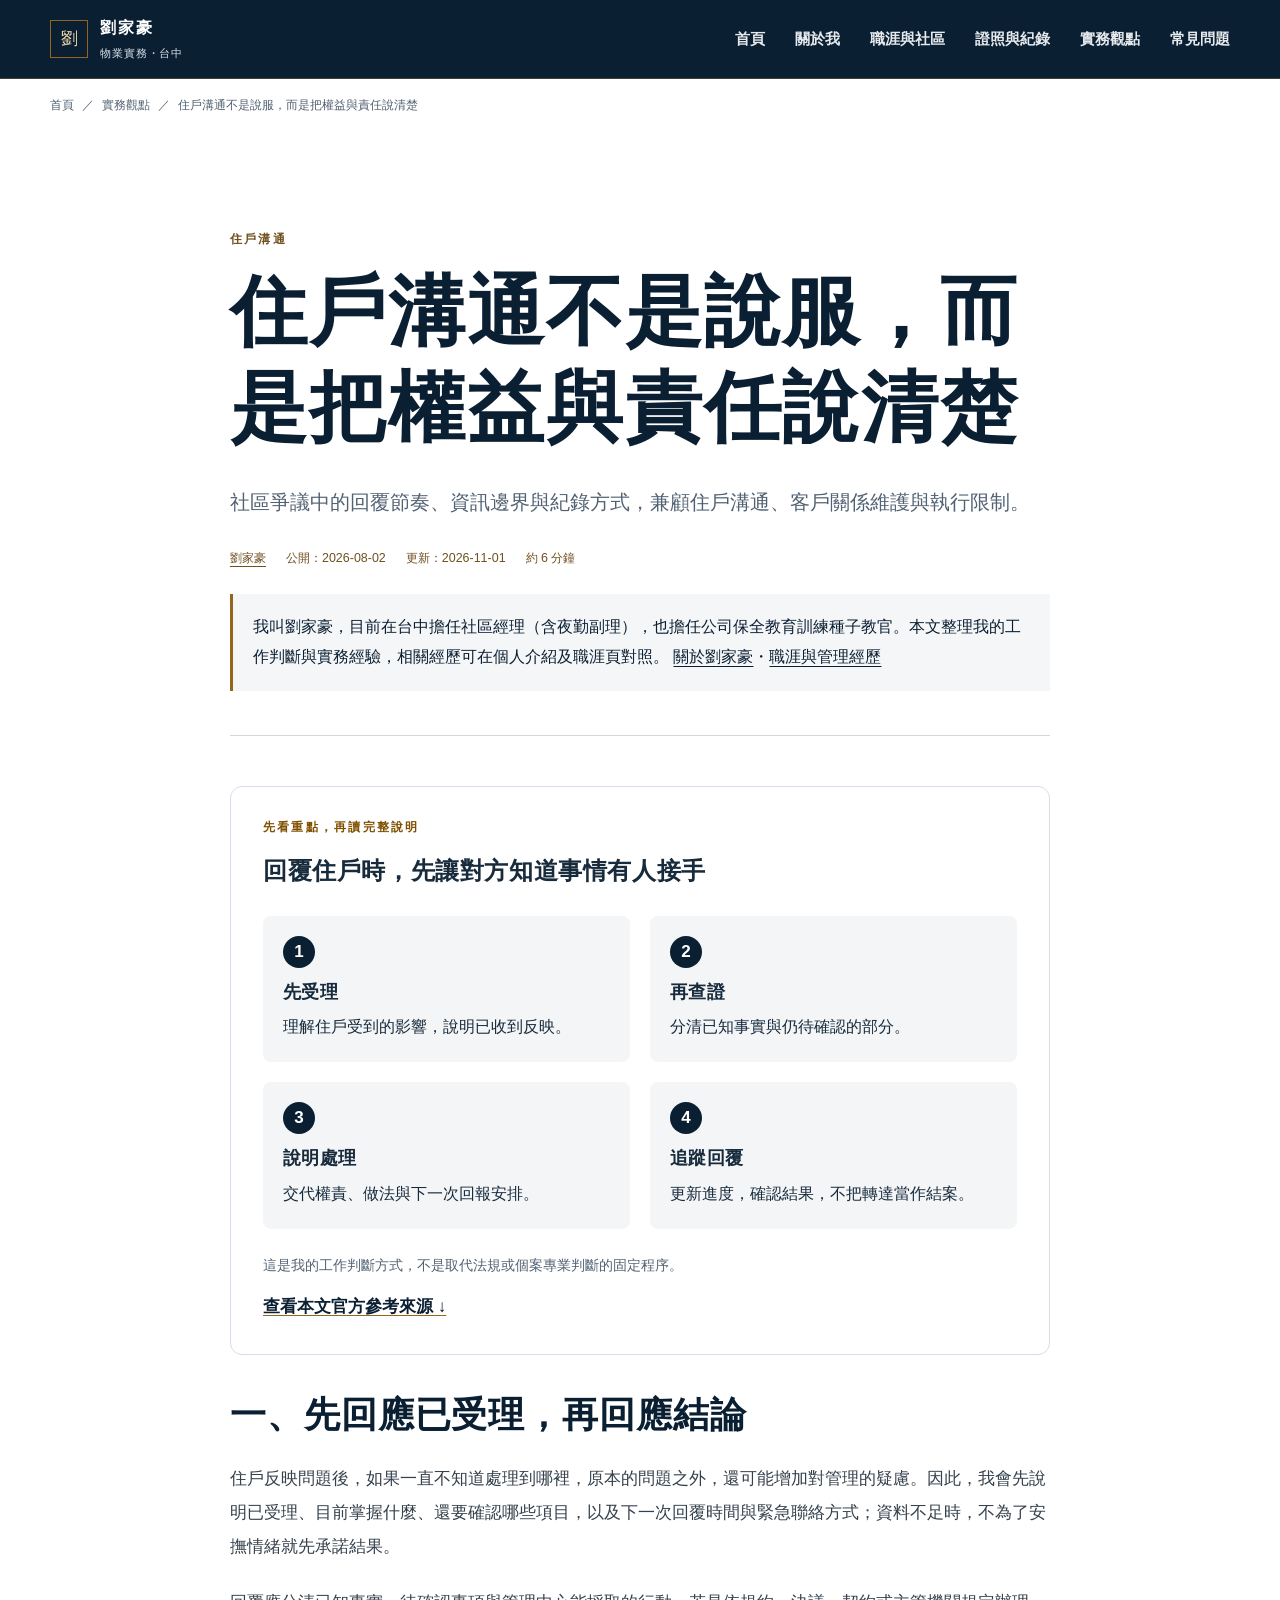
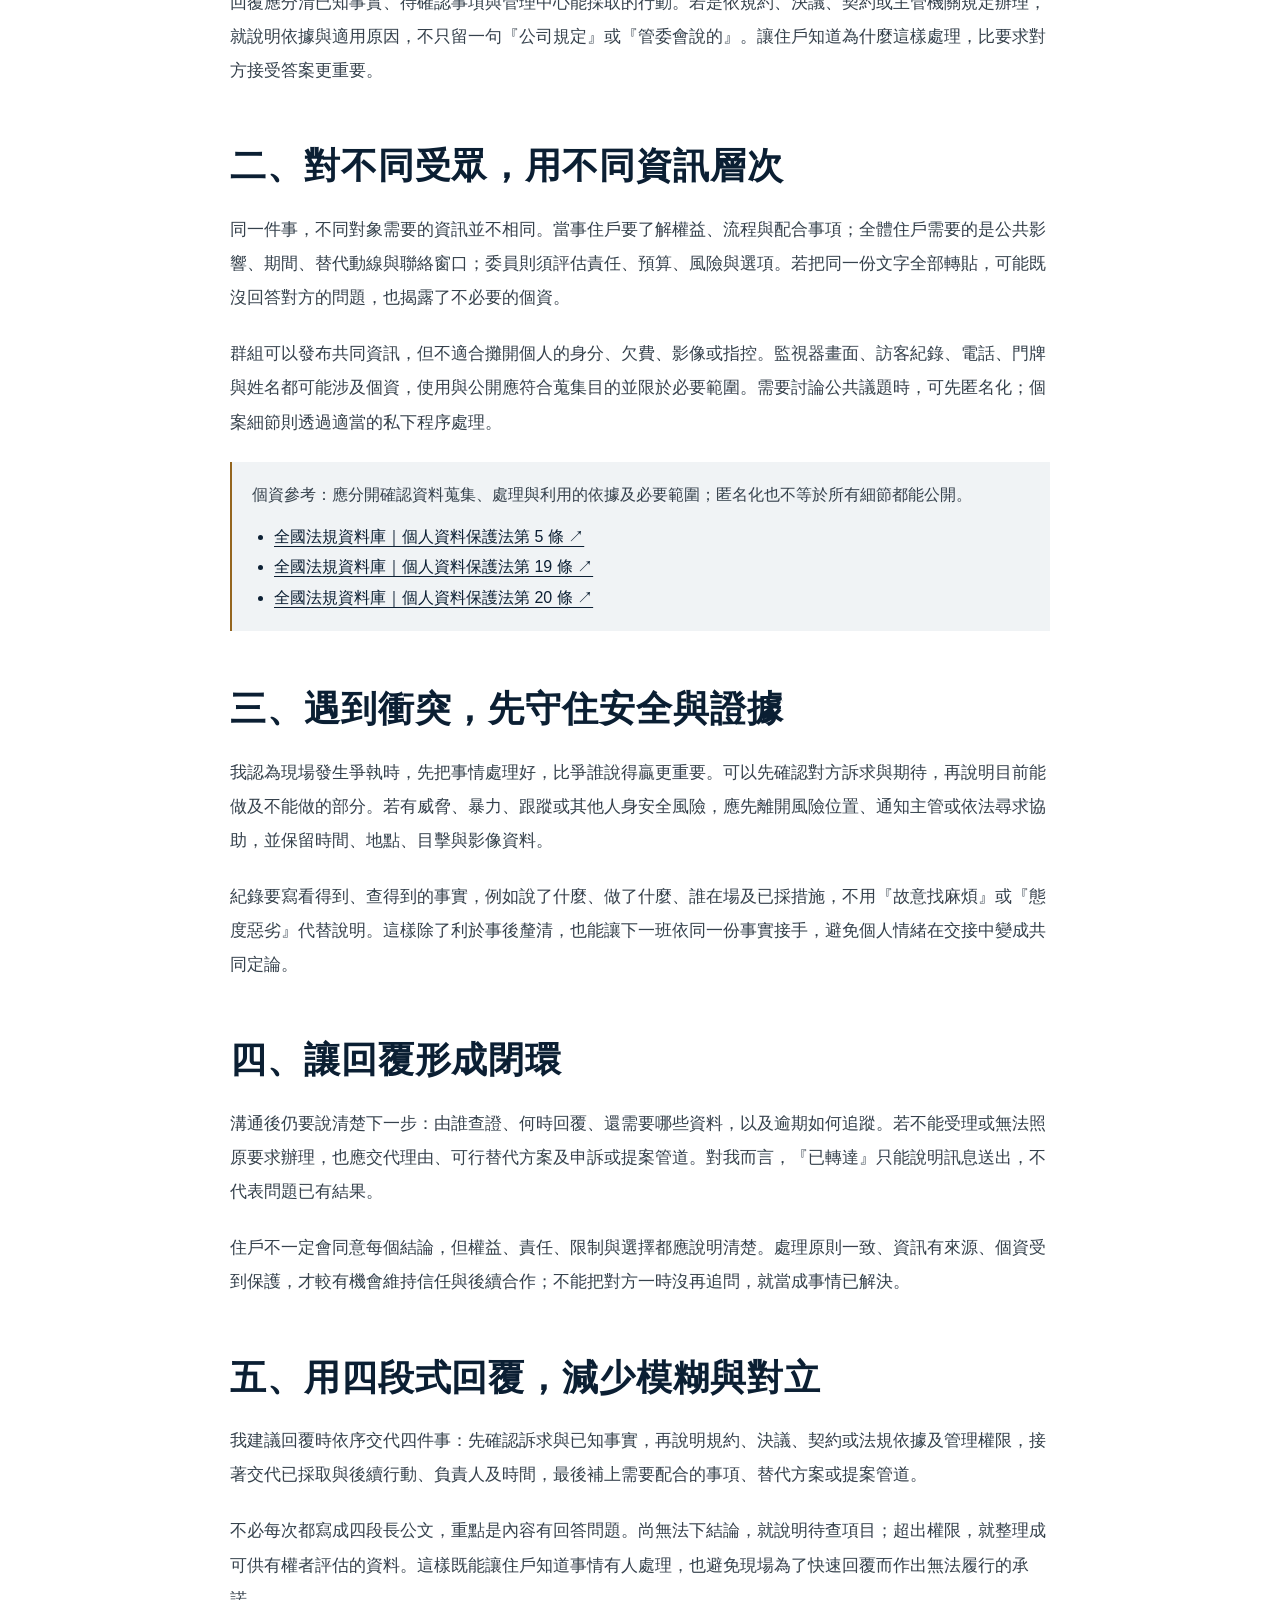
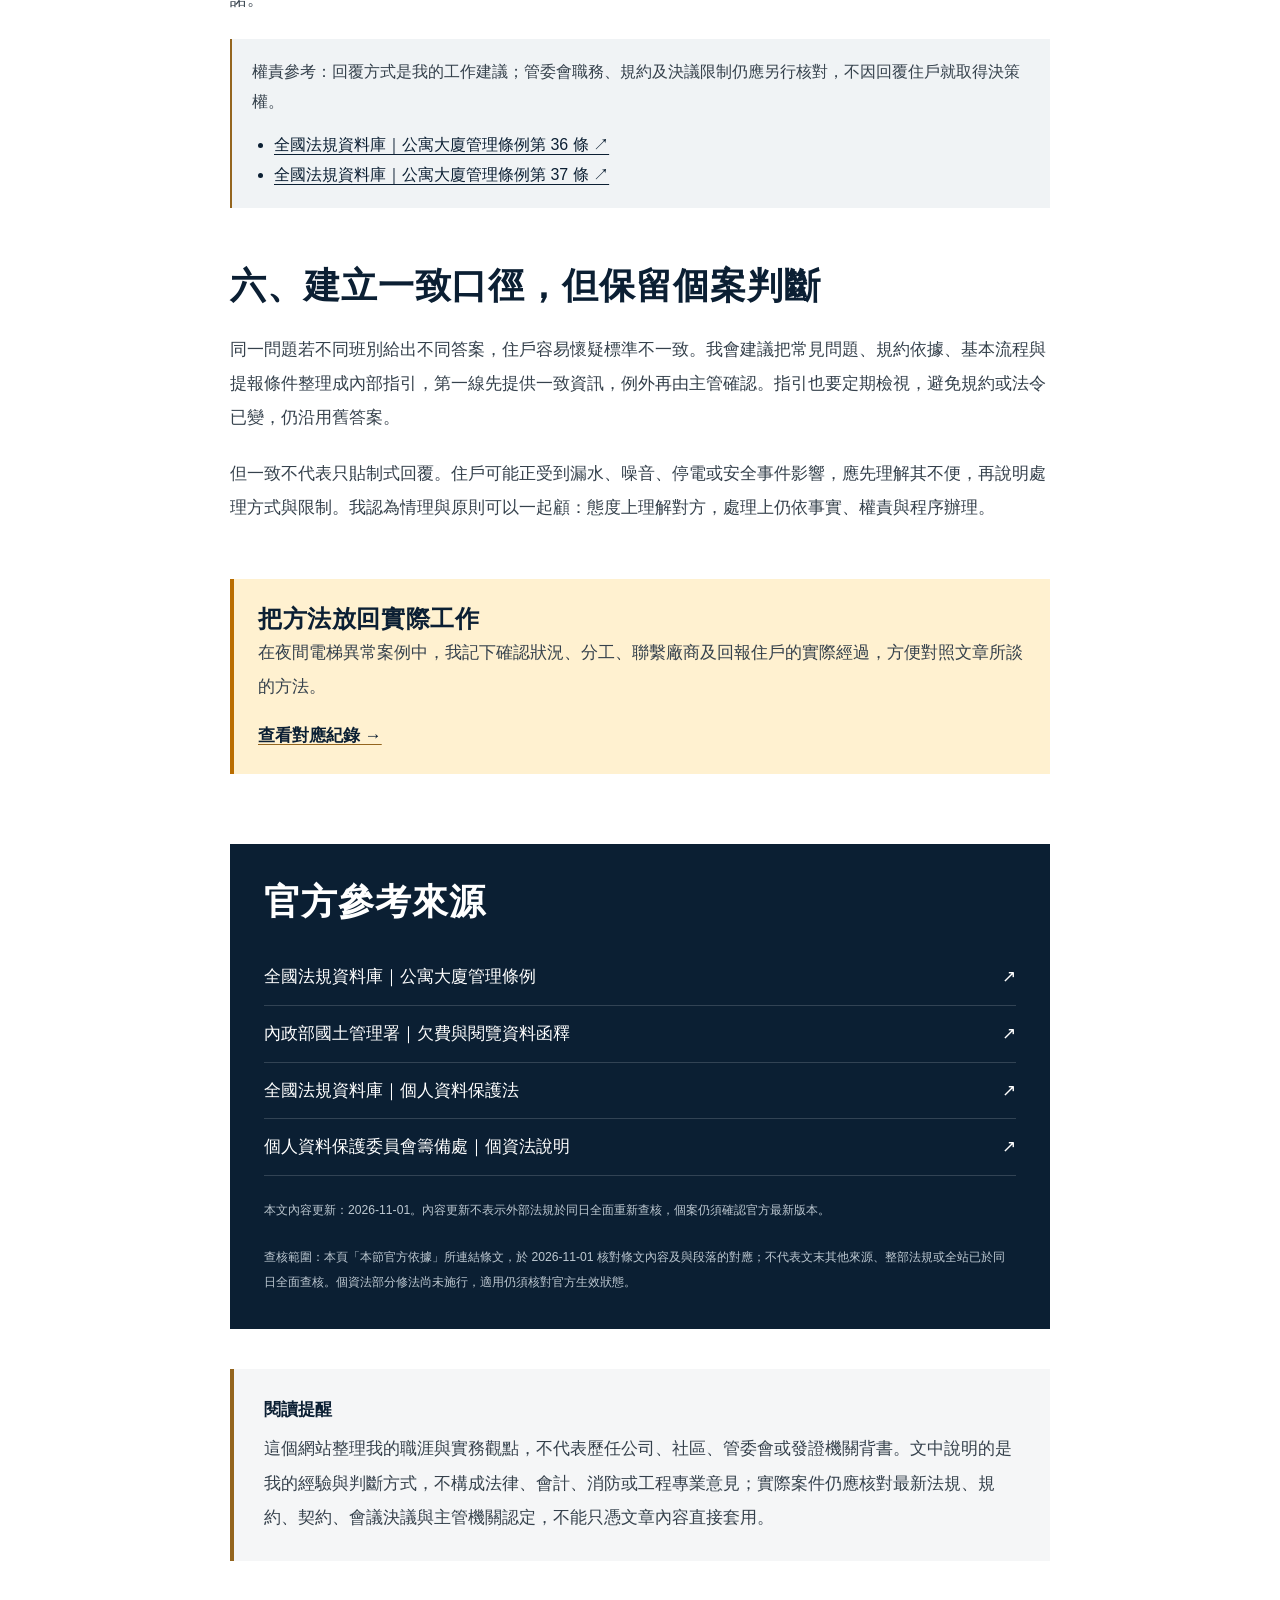
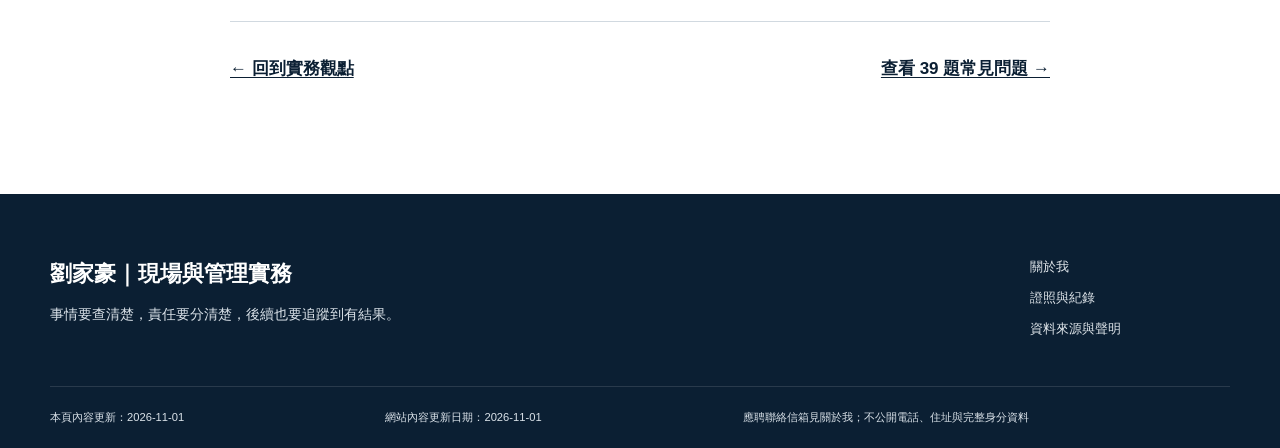
<file: article-resident-communication.html>
<!doctype html>
<html lang="zh-Hant">
<head>
    <meta charset="utf-8">
    <meta name="viewport" content="width=device-width, initial-scale=1">
    <title>住戶溝通不是說服，而是把權益與責任說清楚｜劉家豪</title>
    <meta name="description" content="社區爭議中的回覆節奏、資訊邊界與紀錄方式，兼顧住戶溝通、客戶關係維護與執行限制。">
    <meta name="author" content="劉家豪">
    <meta name="robots" content="index,follow,max-image-preview:large,max-snippet:-1,max-video-preview:-1">
    <link rel="canonical" href="https://a0928463187-star.github.io/article-resident-communication.html">
    <meta property="og:locale" content="zh_TW">
    <meta property="og:type" content="article">
    <meta property="og:title" content="住戶溝通不是說服，而是把權益與責任說清楚｜劉家豪">
    <meta property="og:description" content="社區爭議中的回覆節奏、資訊邊界與紀錄方式，兼顧住戶溝通、客戶關係維護與執行限制。">
    <meta property="og:url" content="https://a0928463187-star.github.io/article-resident-communication.html">
    <meta property="og:site_name" content="劉家豪｜現場營運・物業管理・團隊管理實務工作者">
    <meta property="og:image" content="https://a0928463187-star.github.io/assets/images/site/liu-chia-hao-portrait-20261007.webp">
    <meta property="og:image:alt" content="劉家豪個人專業照片">
    <meta name="twitter:card" content="summary_large_image">
    <meta name="twitter:title" content="住戶溝通不是說服，而是把權益與責任說清楚｜劉家豪">
    <meta name="twitter:description" content="社區爭議中的回覆節奏、資訊邊界與紀錄方式，兼顧住戶溝通、客戶關係維護與執行限制。">
    <meta name="twitter:image" content="https://a0928463187-star.github.io/assets/images/site/liu-chia-hao-portrait-20261007.webp">
    <meta name="theme-color" content="#0b1f33">
    <link rel="icon" href="assets/icons/favicon.svg" type="image/svg+xml">
    <link rel="manifest" href="site.webmanifest">
    <link rel="stylesheet" href="assets/css/styles.css?v=20261002">
    <link rel="stylesheet" href="assets/css/recruiter.css?v=20261001-consistency1">
    <link rel="stylesheet" href="assets/css/work.css?v=20261107-interactions1">
    <script type="application/ld+json">{"@context":"https://schema.org","@type":"Article","headline":"住戶溝通不是說服，而是把權益與責任說清楚","description":"社區爭議中的回覆節奏、資訊邊界與紀錄方式，兼顧住戶溝通、客戶關係維護與執行限制。","datePublished":"2026-08-02","dateModified":"2026-11-01","inLanguage":"zh-Hant","mainEntityOfPage":"https://a0928463187-star.github.io/article-resident-communication.html","author":{"@type":"Person","@id":"https://a0928463187-star.github.io/#person","name":"劉家豪","url":"https://a0928463187-star.github.io/about.html"},"publisher":{"@type":"Person","@id":"https://a0928463187-star.github.io/#person","name":"劉家豪"},"citation":["https://law.moj.gov.tw/LawClass/LawAll.aspx?pcode=D0070118","https://www.nlma.gov.tw/ch/titlelist/interpcomp/11451","https://law.moj.gov.tw/LawClass/LawAll.aspx?pcode=I0050021","https://www.pdpc.gov.tw/News_Content/102/955/","https://law.moj.gov.tw/LawClass/LawSingle.aspx?pcode=I0050021&flno=5","https://law.moj.gov.tw/LawClass/LawSingle.aspx?pcode=I0050021&flno=19","https://law.moj.gov.tw/LawClass/LawSingle.aspx?pcode=I0050021&flno=20","https://law.moj.gov.tw/LawClass/LawSingle.aspx?pcode=D0070118&flno=36","https://law.moj.gov.tw/LawClass/LawSingle.aspx?pcode=D0070118&flno=37"]}</script>
    <script type="application/ld+json">{"@context":"https://schema.org","@type":"BreadcrumbList","itemListElement":[{"@type":"ListItem","position":1,"name":"首頁","item":"https://a0928463187-star.github.io/"},{"@type":"ListItem","position":2,"name":"實務觀點","item":"https://a0928463187-star.github.io/articles.html"},{"@type":"ListItem","position":3,"name":"住戶溝通不是說服，而是把權益與責任說清楚","item":"https://a0928463187-star.github.io/article-resident-communication.html"}]}</script>
</head>
<body class="page-article-resident-communication">

  <a class="skip-link" href="#main">跳到主要內容</a>
  <header class="site-header" data-site-header>
    <div class="header-inner shell">
      <a class="brand" href="index.html" aria-label="劉家豪個人網站首頁">
        <span class="brand-mark" aria-hidden="true">劉</span>
        <span><strong>劉家豪</strong><small>物業實務・台中</small></span>
      </a>
      <button class="nav-toggle" type="button" aria-expanded="false" aria-controls="primary-nav">
        <span class="sr-only">開啟導覽選單</span>
        <span></span><span></span><span></span>
      </button>
      <nav class="primary-nav" id="primary-nav" aria-label="主要導覽"><a href="index.html">首頁</a><a href="about.html">關於我</a><a href="career.html">職涯與社區</a><a href="credentials.html">證照與紀錄</a><a href="articles.html">實務觀點</a><a href="faq.html">常見問題</a></nav>
    </div>
  </header>
<nav class="breadcrumbs shell" aria-label="麵包屑"><a href="index.html">首頁</a><span aria-hidden="true">／</span><a href="articles.html">實務觀點</a><span aria-hidden="true">／</span><span aria-current="page">住戶溝通不是說服，而是把權益與責任說清楚</span></nav>
<main id="main">
    <article class="article-page shell-narrow">
      <header><p class="eyebrow">住戶溝通</p><h1>住戶溝通不是說服，而是把權益與責任說清楚</h1><p class="article-deck">社區爭議中的回覆節奏、資訊邊界與紀錄方式，兼顧住戶溝通、客戶關係維護與執行限制。</p>
        <p class="article-byline"><a href="about.html" rel="author">劉家豪</a><span>公開：<time datetime="2026-08-02">2026-08-02</time></span><span>更新：<time datetime="2026-11-01">2026-11-01</time></span><span>約 6 分鐘</span></p>
        <p class="author-context">我叫劉家豪，目前在台中擔任社區經理（含夜勤副理），也擔任公司保全教育訓練種子教官。本文整理我的工作判斷與實務經驗，相關經歷可在個人介紹及職涯頁對照。 <a href="about.html">關於劉家豪</a>・<a href="career.html#career-overview">職涯與管理經歷</a></p>
      </header>
      <section class="reading-map" aria-labelledby="reading-map-title"><p class="eyebrow">先看重點，再讀完整說明</p><h2 id="reading-map-title">回覆住戶時，先讓對方知道事情有人接手</h2><ol class="decision-flow"><li><span class="step-number">1</span><h3>先受理</h3><p>理解住戶受到的影響，說明已收到反映。</p></li><li><span class="step-number">2</span><h3>再查證</h3><p>分清已知事實與仍待確認的部分。</p></li><li><span class="step-number">3</span><h3>說明處理</h3><p>交代權責、做法與下一次回報安排。</p></li><li><span class="step-number">4</span><h3>追蹤回覆</h3><p>更新進度，確認結果，不把轉達當作結案。</p></li></ol><p class="fine-print">這是我的工作判斷方式，不是取代法規或個案專業判斷的固定程序。</p><a class="text-link" href="#article-references">查看本文官方參考來源 ↓</a></section>
      <div class="article-prose"><section id="article-section-1"><h2>一、先回應已受理，再回應結論</h2><p>住戶反映問題後，如果一直不知道處理到哪裡，原本的問題之外，還可能增加對管理的疑慮。因此，我會先說明已受理、目前掌握什麼、還要確認哪些項目，以及下一次回覆時間與緊急聯絡方式；資料不足時，不為了安撫情緒就先承諾結果。</p><p>回覆應分清已知事實、待確認事項與管理中心能採取的行動。若是依規約、決議、契約或主管機關規定辦理，就說明依據與適用原因，不只留一句『公司規定』或『管委會說的』。讓住戶知道為什麼這樣處理，比要求對方接受答案更重要。</p></section><section id="article-section-2"><h2>二、對不同受眾，用不同資訊層次</h2><p>同一件事，不同對象需要的資訊並不相同。當事住戶要了解權益、流程與配合事項；全體住戶需要的是公共影響、期間、替代動線與聯絡窗口；委員則須評估責任、預算、風險與選項。若把同一份文字全部轉貼，可能既沒回答對方的問題，也揭露了不必要的個資。</p><p>群組可以發布共同資訊，但不適合攤開個人的身分、欠費、影像或指控。監視器畫面、訪客紀錄、電話、門牌與姓名都可能涉及個資，使用與公開應符合蒐集目的並限於必要範圍。需要討論公共議題時，可先匿名化；個案細節則透過適當的私下程序處理。</p><aside class="section-reference" aria-label="本節官方依據"><p>個資參考：應分開確認資料蒐集、處理與利用的依據及必要範圍；匿名化也不等於所有細節都能公開。</p><ul><li><a href="https://law.moj.gov.tw/LawClass/LawSingle.aspx?pcode=I0050021&amp;flno=5" target="_blank" rel="noopener noreferrer">全國法規資料庫｜個人資料保護法第 5 條 ↗</a></li><li><a href="https://law.moj.gov.tw/LawClass/LawSingle.aspx?pcode=I0050021&amp;flno=19" target="_blank" rel="noopener noreferrer">全國法規資料庫｜個人資料保護法第 19 條 ↗</a></li><li><a href="https://law.moj.gov.tw/LawClass/LawSingle.aspx?pcode=I0050021&amp;flno=20" target="_blank" rel="noopener noreferrer">全國法規資料庫｜個人資料保護法第 20 條 ↗</a></li></ul></aside></section><section id="article-section-3"><h2>三、遇到衝突，先守住安全與證據</h2><p>我認為現場發生爭執時，先把事情處理好，比爭誰說得贏更重要。可以先確認對方訴求與期待，再說明目前能做及不能做的部分。若有威脅、暴力、跟蹤或其他人身安全風險，應先離開風險位置、通知主管或依法尋求協助，並保留時間、地點、目擊與影像資料。</p><p>紀錄要寫看得到、查得到的事實，例如說了什麼、做了什麼、誰在場及已採措施，不用『故意找麻煩』或『態度惡劣』代替說明。這樣除了利於事後釐清，也能讓下一班依同一份事實接手，避免個人情緒在交接中變成共同定論。</p></section><section id="article-section-4"><h2>四、讓回覆形成閉環</h2><p>溝通後仍要說清楚下一步：由誰查證、何時回覆、還需要哪些資料，以及逾期如何追蹤。若不能受理或無法照原要求辦理，也應交代理由、可行替代方案及申訴或提案管道。對我而言，『已轉達』只能說明訊息送出，不代表問題已有結果。</p><p>住戶不一定會同意每個結論，但權益、責任、限制與選擇都應說明清楚。處理原則一致、資訊有來源、個資受到保護，才較有機會維持信任與後續合作；不能把對方一時沒再追問，就當成事情已解決。</p></section><section id="article-section-5"><h2>五、用四段式回覆，減少模糊與對立</h2><p>我建議回覆時依序交代四件事：先確認訴求與已知事實，再說明規約、決議、契約或法規依據及管理權限，接著交代已採取與後續行動、負責人及時間，最後補上需要配合的事項、替代方案或提案管道。</p><p>不必每次都寫成四段長公文，重點是內容有回答問題。尚無法下結論，就說明待查項目；超出權限，就整理成可供有權者評估的資料。這樣既能讓住戶知道事情有人處理，也避免現場為了快速回覆而作出無法履行的承諾。</p><aside class="section-reference" aria-label="本節官方依據"><p>權責參考：回覆方式是我的工作建議；管委會職務、規約及決議限制仍應另行核對，不因回覆住戶就取得決策權。</p><ul><li><a href="https://law.moj.gov.tw/LawClass/LawSingle.aspx?pcode=D0070118&amp;flno=36" target="_blank" rel="noopener noreferrer">全國法規資料庫｜公寓大廈管理條例第 36 條 ↗</a></li><li><a href="https://law.moj.gov.tw/LawClass/LawSingle.aspx?pcode=D0070118&amp;flno=37" target="_blank" rel="noopener noreferrer">全國法規資料庫｜公寓大廈管理條例第 37 條 ↗</a></li></ul></aside></section><section id="article-section-6"><h2>六、建立一致口徑，但保留個案判斷</h2><p>同一問題若不同班別給出不同答案，住戶容易懷疑標準不一致。我會建議把常見問題、規約依據、基本流程與提報條件整理成內部指引，第一線先提供一致資訊，例外再由主管確認。指引也要定期檢視，避免規約或法令已變，仍沿用舊答案。</p><p>但一致不代表只貼制式回覆。住戶可能正受到漏水、噪音、停電或安全事件影響，應先理解其不便，再說明處理方式與限制。我認為情理與原則可以一起顧：態度上理解對方，處理上仍依事實、權責與程序辦理。</p></section>
        <aside class="case-connection"><h2>把方法放回實際工作</h2><p>在夜間電梯異常案例中，我記下確認狀況、分工、聯繫廠商及回報住戶的實際經過，方便對照文章所談的方法。</p><a class="text-link" href="career.html#emergency-response">查看對應紀錄 →</a></aside>
        <aside class="article-source-box" id="article-references"><h2>官方參考來源</h2><ul class="source-list"><li><a href="https://law.moj.gov.tw/LawClass/LawAll.aspx?pcode=D0070118" target="_blank" rel="noopener noreferrer">全國法規資料庫｜公寓大廈管理條例<span aria-hidden="true">↗</span></a></li><li><a href="https://www.nlma.gov.tw/ch/titlelist/interpcomp/11451" target="_blank" rel="noopener noreferrer">內政部國土管理署｜欠費與閱覽資料函釋<span aria-hidden="true">↗</span></a></li><li><a href="https://law.moj.gov.tw/LawClass/LawAll.aspx?pcode=I0050021" target="_blank" rel="noopener noreferrer">全國法規資料庫｜個人資料保護法<span aria-hidden="true">↗</span></a></li><li><a href="https://www.pdpc.gov.tw/News_Content/102/955/" target="_blank" rel="noopener noreferrer">個人資料保護委員會籌備處｜個資法說明<span aria-hidden="true">↗</span></a></li></ul><p>本文內容更新：2026-11-01。內容更新不表示外部法規於同日全面重新查核，個案仍須確認官方最新版本。</p><p class="reference-check">查核範圍：本頁「本節官方依據」所連結條文，於 2026-11-01 核對條文內容及與段落的對應；不代表文末其他來源、整部法規或全站已於同日全面查核。個資法部分修法尚未施行，適用仍須核對官方生效狀態。</p></aside>
        <aside class="notice"><strong>閱讀提醒</strong><p>這個網站整理我的職涯與實務觀點，不代表歷任公司、社區、管委會或發證機關背書。文中說明的是我的經驗與判斷方式，不構成法律、會計、消防或工程專業意見；實際案件仍應核對最新法規、規約、契約、會議決議與主管機關認定，不能只憑文章內容直接套用。</p></aside>
      </div>
      <nav class="article-bottom-nav" aria-label="文章後續導覽"><a href="articles.html">← 回到實務觀點</a><a href="faq.html">查看 39 題常見問題 →</a></nav>
    </article></main>

  <footer class="site-footer">
    <div class="shell footer-grid">
      <div>
        <a class="footer-brand" href="index.html">劉家豪｜現場與管理實務</a>
        <p>事情要查清楚，責任要分清楚，後續也要追蹤到有結果。</p>
      </div>
      <nav aria-label="頁尾導覽">
        <a href="about.html">關於我</a>
        <a href="credentials.html">證照與紀錄</a>
        <a href="sources.html">資料來源與聲明</a>
      </nav>
    </div>
    <div class="shell footer-meta">
      <span>本頁內容更新：2026-11-01</span>
      <span>網站內容更新日期：2026-11-01</span>
      <span>應聘聯絡信箱見關於我；不公開電話、住址與完整身分資料</span>
      <span aria-live="polite" data-copy-status></span>
    </div>
  </footer>
  <script src="assets/js/main.js?v=20261107-interactions1" defer></script>
</body>
</html>
</file>
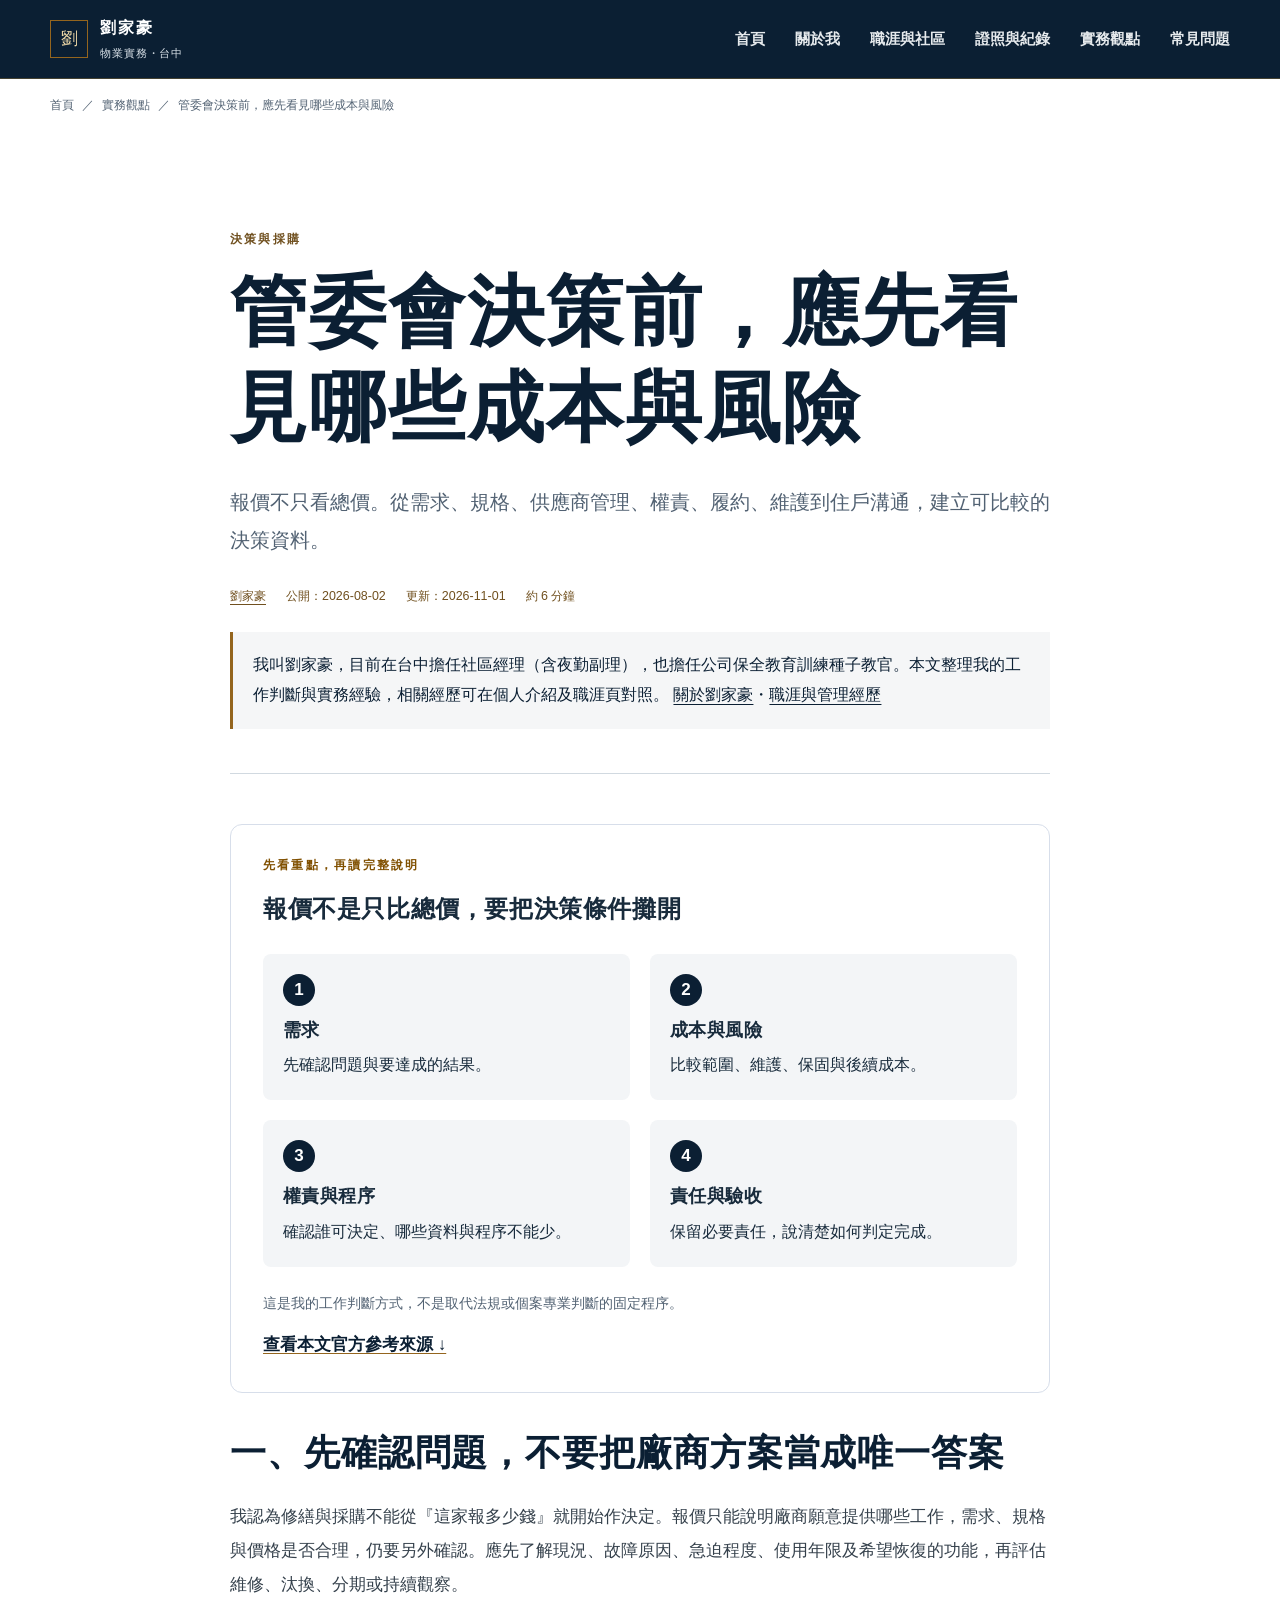
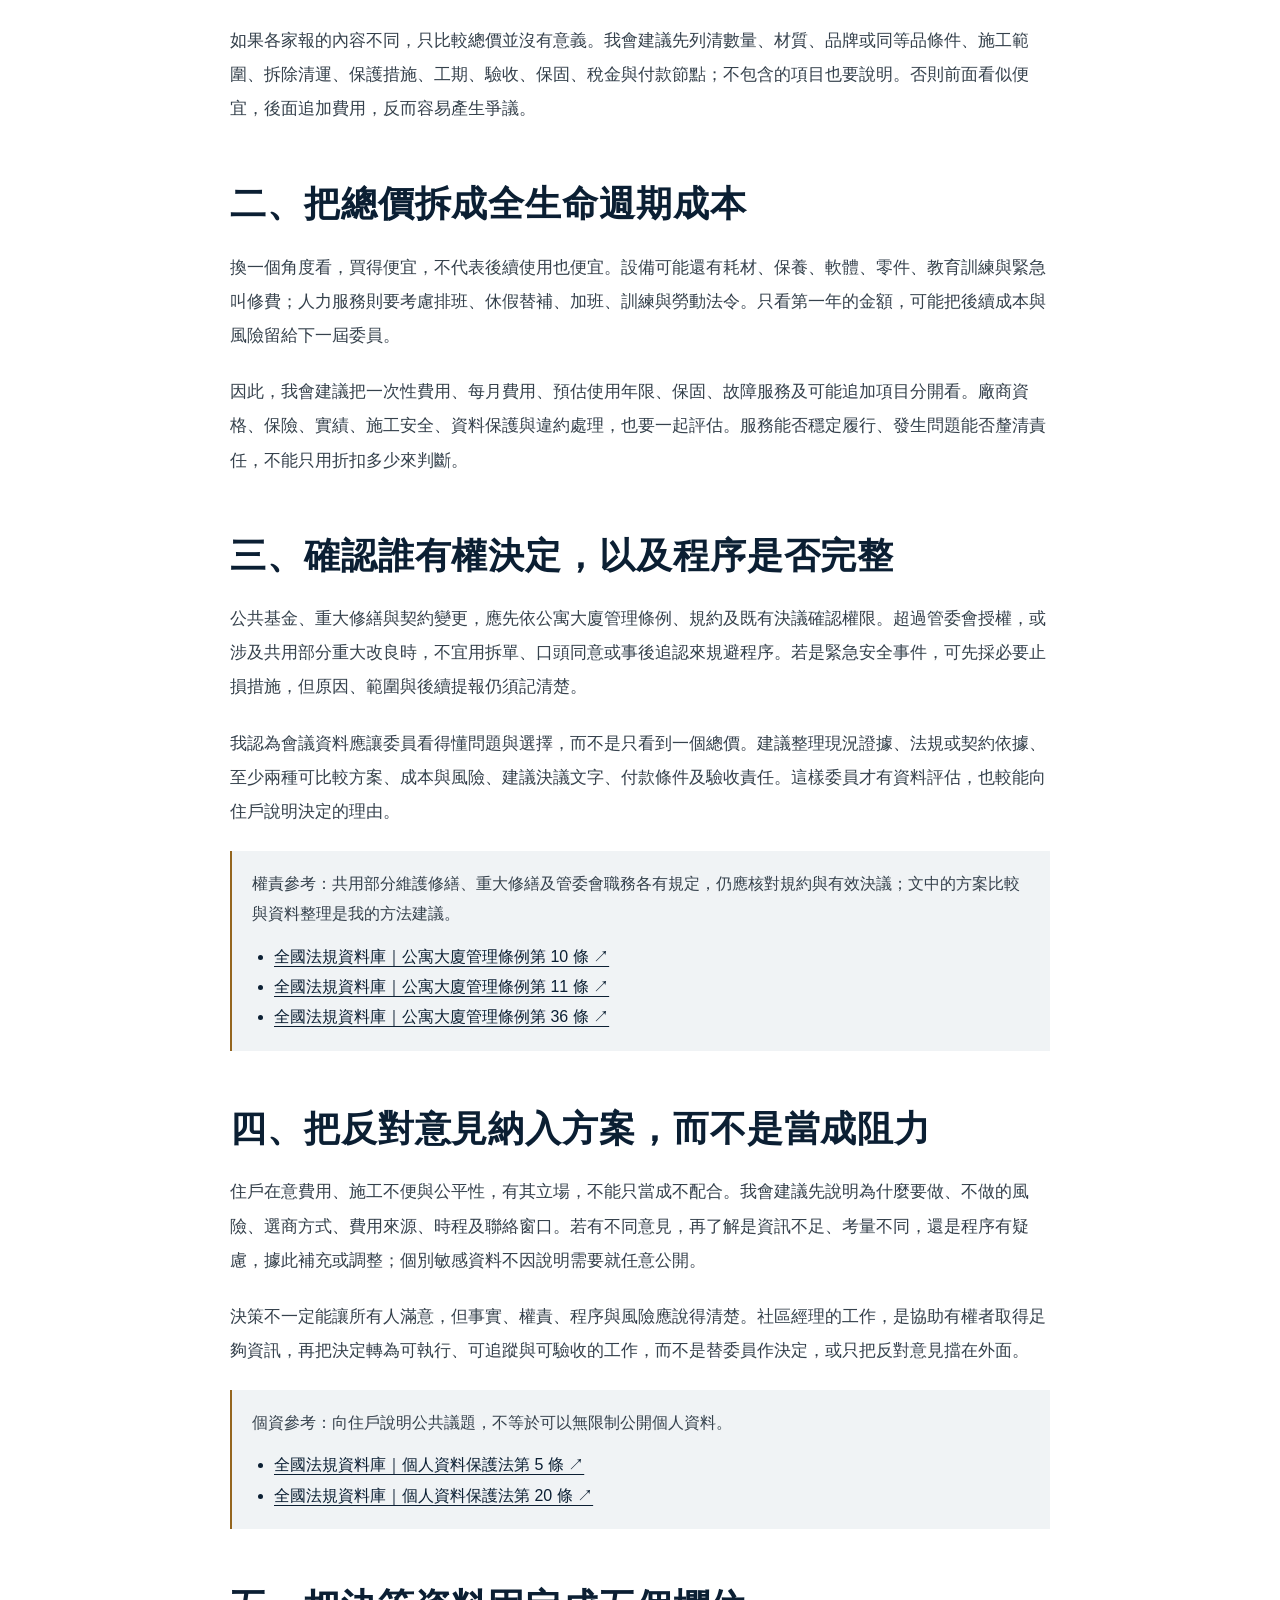
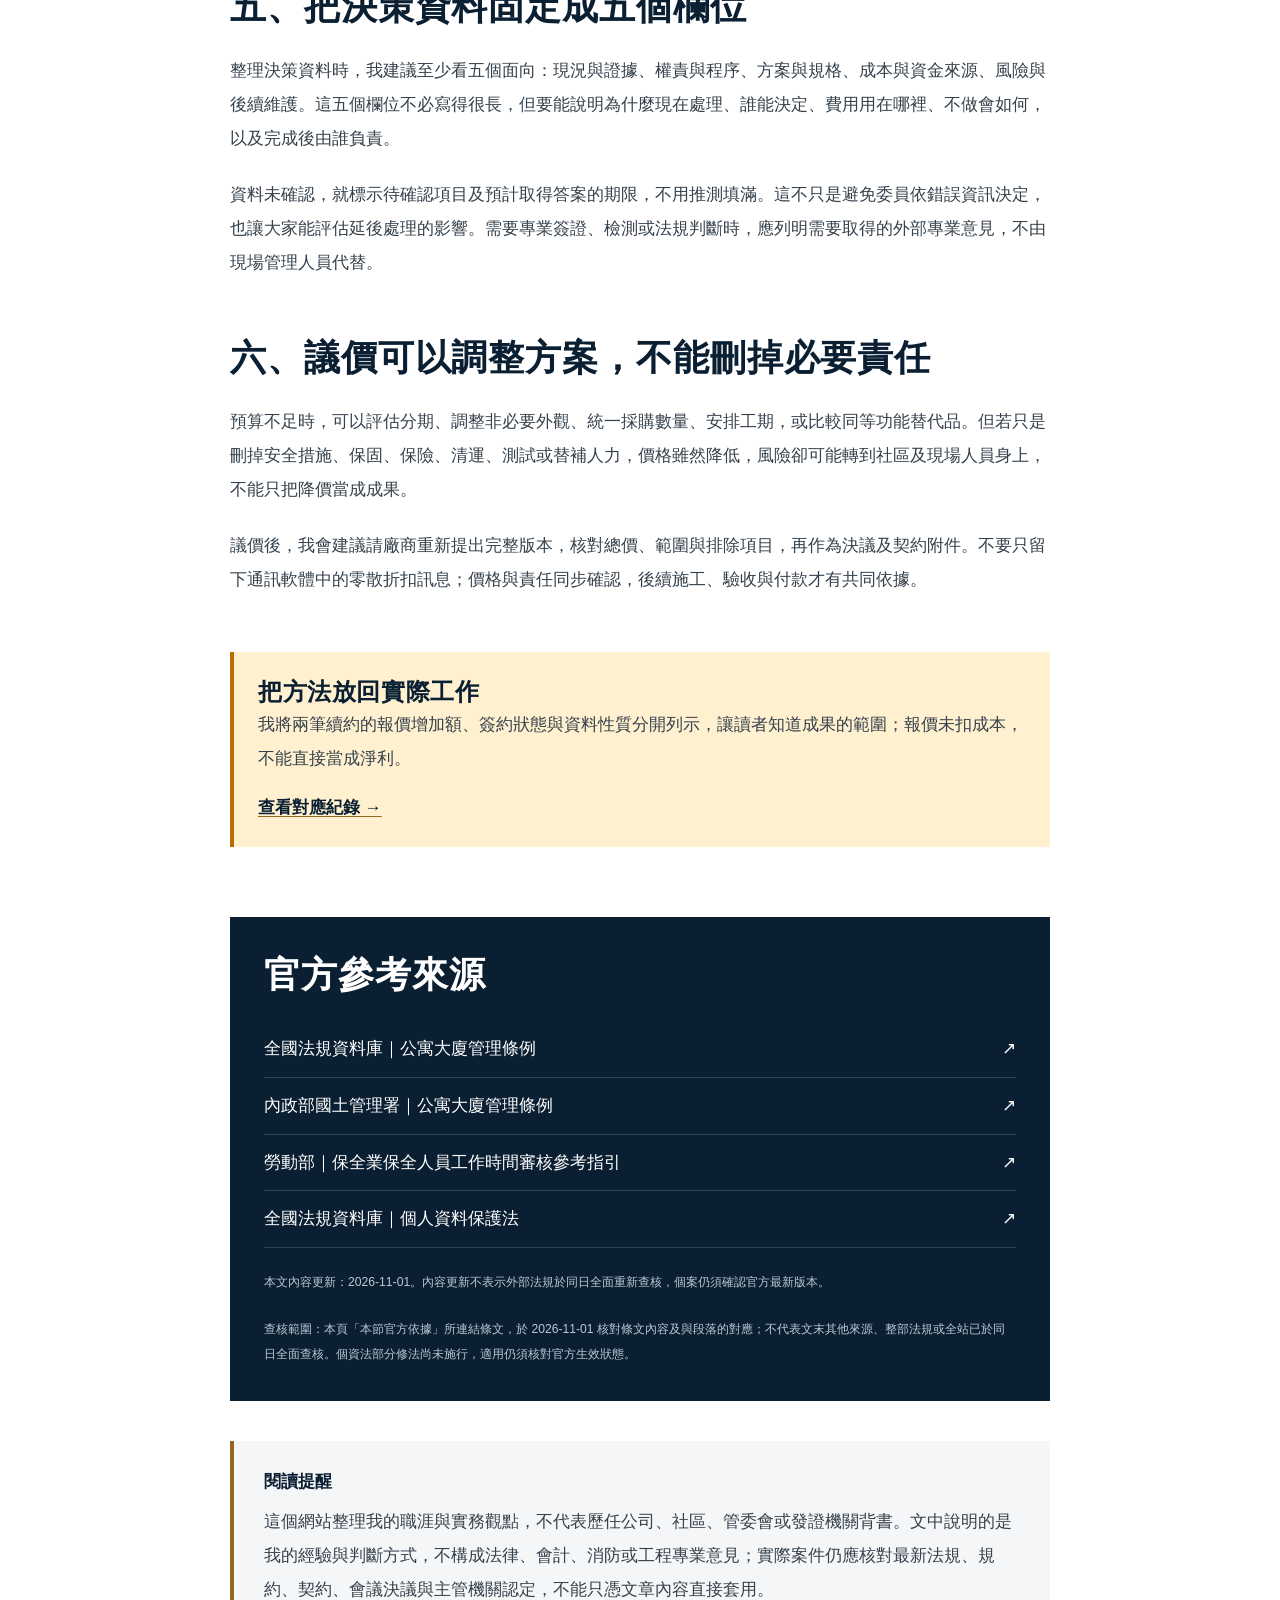
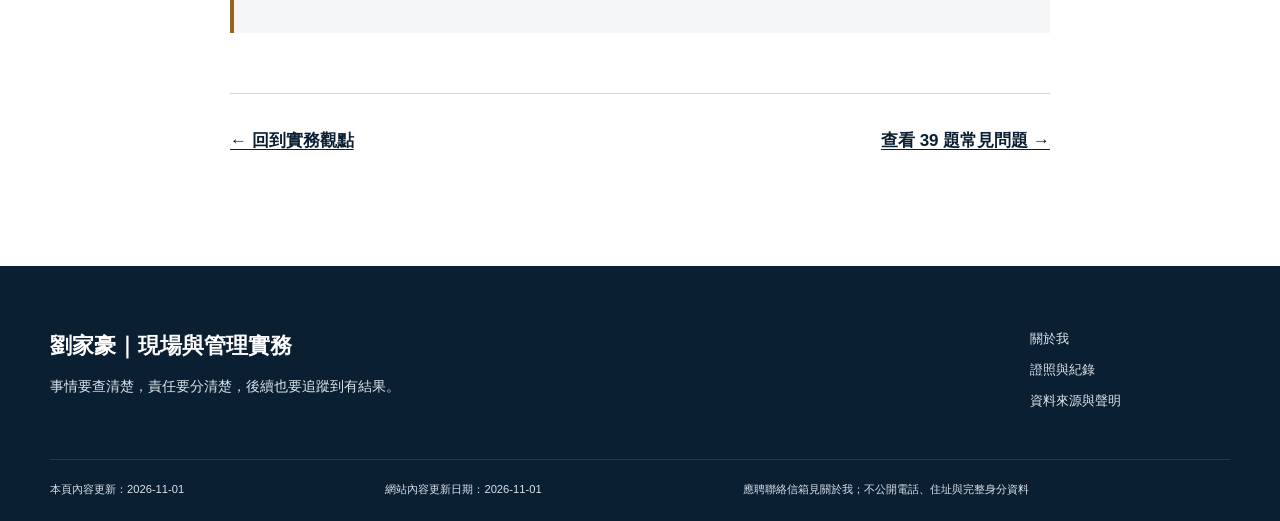
<file: article-risk-decisions.html>
<!doctype html>
<html lang="zh-Hant">
<head>
    <meta charset="utf-8">
    <meta name="viewport" content="width=device-width, initial-scale=1">
    <title>管委會決策前，應先看見哪些成本與風險｜劉家豪</title>
    <meta name="description" content="報價不只看總價。從需求、規格、供應商管理、權責、履約、維護到住戶溝通，建立可比較的決策資料。">
    <meta name="author" content="劉家豪">
    <meta name="robots" content="index,follow,max-image-preview:large,max-snippet:-1,max-video-preview:-1">
    <link rel="canonical" href="https://a0928463187-star.github.io/article-risk-decisions.html">
    <meta property="og:locale" content="zh_TW">
    <meta property="og:type" content="article">
    <meta property="og:title" content="管委會決策前，應先看見哪些成本與風險｜劉家豪">
    <meta property="og:description" content="報價不只看總價。從需求、規格、供應商管理、權責、履約、維護到住戶溝通，建立可比較的決策資料。">
    <meta property="og:url" content="https://a0928463187-star.github.io/article-risk-decisions.html">
    <meta property="og:site_name" content="劉家豪｜現場營運・物業管理・團隊管理實務工作者">
    <meta property="og:image" content="https://a0928463187-star.github.io/assets/images/site/liu-chia-hao-portrait-20261007.webp">
    <meta property="og:image:alt" content="劉家豪個人專業照片">
    <meta name="twitter:card" content="summary_large_image">
    <meta name="twitter:title" content="管委會決策前，應先看見哪些成本與風險｜劉家豪">
    <meta name="twitter:description" content="報價不只看總價。從需求、規格、供應商管理、權責、履約、維護到住戶溝通，建立可比較的決策資料。">
    <meta name="twitter:image" content="https://a0928463187-star.github.io/assets/images/site/liu-chia-hao-portrait-20261007.webp">
    <meta name="theme-color" content="#0b1f33">
    <link rel="icon" href="assets/icons/favicon.svg" type="image/svg+xml">
    <link rel="manifest" href="site.webmanifest">
    <link rel="stylesheet" href="assets/css/styles.css?v=20261002">
    <link rel="stylesheet" href="assets/css/recruiter.css?v=20261001-consistency1">
    <link rel="stylesheet" href="assets/css/work.css?v=20261107-interactions1">
    <script type="application/ld+json">{"@context":"https://schema.org","@type":"Article","headline":"管委會決策前，應先看見哪些成本與風險","description":"報價不只看總價。從需求、規格、供應商管理、權責、履約、維護到住戶溝通，建立可比較的決策資料。","datePublished":"2026-08-02","dateModified":"2026-11-01","inLanguage":"zh-Hant","mainEntityOfPage":"https://a0928463187-star.github.io/article-risk-decisions.html","author":{"@type":"Person","@id":"https://a0928463187-star.github.io/#person","name":"劉家豪","url":"https://a0928463187-star.github.io/about.html"},"publisher":{"@type":"Person","@id":"https://a0928463187-star.github.io/#person","name":"劉家豪"},"citation":["https://law.moj.gov.tw/LawClass/LawAll.aspx?pcode=D0070118","https://www.nlma.gov.tw/ch/legislation/law%26regusw/174","https://laws.mol.gov.tw/FLAW/FLAWDOC01.aspx?flno=4&id=FL077272","https://law.moj.gov.tw/LawClass/LawAll.aspx?pcode=I0050021","https://law.moj.gov.tw/LawClass/LawSingle.aspx?pcode=D0070118&flno=10","https://law.moj.gov.tw/LawClass/LawSingle.aspx?pcode=D0070118&flno=11","https://law.moj.gov.tw/LawClass/LawSingle.aspx?pcode=D0070118&flno=36","https://law.moj.gov.tw/LawClass/LawSingle.aspx?pcode=I0050021&flno=5","https://law.moj.gov.tw/LawClass/LawSingle.aspx?pcode=I0050021&flno=20"]}</script>
    <script type="application/ld+json">{"@context":"https://schema.org","@type":"BreadcrumbList","itemListElement":[{"@type":"ListItem","position":1,"name":"首頁","item":"https://a0928463187-star.github.io/"},{"@type":"ListItem","position":2,"name":"實務觀點","item":"https://a0928463187-star.github.io/articles.html"},{"@type":"ListItem","position":3,"name":"管委會決策前，應先看見哪些成本與風險","item":"https://a0928463187-star.github.io/article-risk-decisions.html"}]}</script>
</head>
<body class="page-article-risk-decisions">

  <a class="skip-link" href="#main">跳到主要內容</a>
  <header class="site-header" data-site-header>
    <div class="header-inner shell">
      <a class="brand" href="index.html" aria-label="劉家豪個人網站首頁">
        <span class="brand-mark" aria-hidden="true">劉</span>
        <span><strong>劉家豪</strong><small>物業實務・台中</small></span>
      </a>
      <button class="nav-toggle" type="button" aria-expanded="false" aria-controls="primary-nav">
        <span class="sr-only">開啟導覽選單</span>
        <span></span><span></span><span></span>
      </button>
      <nav class="primary-nav" id="primary-nav" aria-label="主要導覽"><a href="index.html">首頁</a><a href="about.html">關於我</a><a href="career.html">職涯與社區</a><a href="credentials.html">證照與紀錄</a><a href="articles.html">實務觀點</a><a href="faq.html">常見問題</a></nav>
    </div>
  </header>
<nav class="breadcrumbs shell" aria-label="麵包屑"><a href="index.html">首頁</a><span aria-hidden="true">／</span><a href="articles.html">實務觀點</a><span aria-hidden="true">／</span><span aria-current="page">管委會決策前，應先看見哪些成本與風險</span></nav>
<main id="main">
    <article class="article-page shell-narrow">
      <header><p class="eyebrow">決策與採購</p><h1>管委會決策前，應先看見哪些成本與風險</h1><p class="article-deck">報價不只看總價。從需求、規格、供應商管理、權責、履約、維護到住戶溝通，建立可比較的決策資料。</p>
        <p class="article-byline"><a href="about.html" rel="author">劉家豪</a><span>公開：<time datetime="2026-08-02">2026-08-02</time></span><span>更新：<time datetime="2026-11-01">2026-11-01</time></span><span>約 6 分鐘</span></p>
        <p class="author-context">我叫劉家豪，目前在台中擔任社區經理（含夜勤副理），也擔任公司保全教育訓練種子教官。本文整理我的工作判斷與實務經驗，相關經歷可在個人介紹及職涯頁對照。 <a href="about.html">關於劉家豪</a>・<a href="career.html#career-overview">職涯與管理經歷</a></p>
      </header>
      <section class="reading-map" aria-labelledby="reading-map-title"><p class="eyebrow">先看重點，再讀完整說明</p><h2 id="reading-map-title">報價不是只比總價，要把決策條件攤開</h2><ol class="decision-flow"><li><span class="step-number">1</span><h3>需求</h3><p>先確認問題與要達成的結果。</p></li><li><span class="step-number">2</span><h3>成本與風險</h3><p>比較範圍、維護、保固與後續成本。</p></li><li><span class="step-number">3</span><h3>權責與程序</h3><p>確認誰可決定、哪些資料與程序不能少。</p></li><li><span class="step-number">4</span><h3>責任與驗收</h3><p>保留必要責任，說清楚如何判定完成。</p></li></ol><p class="fine-print">這是我的工作判斷方式，不是取代法規或個案專業判斷的固定程序。</p><a class="text-link" href="#article-references">查看本文官方參考來源 ↓</a></section>
      <div class="article-prose"><section id="article-section-1"><h2>一、先確認問題，不要把廠商方案當成唯一答案</h2><p>我認為修繕與採購不能從『這家報多少錢』就開始作決定。報價只能說明廠商願意提供哪些工作，需求、規格與價格是否合理，仍要另外確認。應先了解現況、故障原因、急迫程度、使用年限及希望恢復的功能，再評估維修、汰換、分期或持續觀察。</p><p>如果各家報的內容不同，只比較總價並沒有意義。我會建議先列清數量、材質、品牌或同等品條件、施工範圍、拆除清運、保護措施、工期、驗收、保固、稅金與付款節點；不包含的項目也要說明。否則前面看似便宜，後面追加費用，反而容易產生爭議。</p></section><section id="article-section-2"><h2>二、把總價拆成全生命週期成本</h2><p>換一個角度看，買得便宜，不代表後續使用也便宜。設備可能還有耗材、保養、軟體、零件、教育訓練與緊急叫修費；人力服務則要考慮排班、休假替補、加班、訓練與勞動法令。只看第一年的金額，可能把後續成本與風險留給下一屆委員。</p><p>因此，我會建議把一次性費用、每月費用、預估使用年限、保固、故障服務及可能追加項目分開看。廠商資格、保險、實績、施工安全、資料保護與違約處理，也要一起評估。服務能否穩定履行、發生問題能否釐清責任，不能只用折扣多少來判斷。</p></section><section id="article-section-3"><h2>三、確認誰有權決定，以及程序是否完整</h2><p>公共基金、重大修繕與契約變更，應先依公寓大廈管理條例、規約及既有決議確認權限。超過管委會授權，或涉及共用部分重大改良時，不宜用拆單、口頭同意或事後追認來規避程序。若是緊急安全事件，可先採必要止損措施，但原因、範圍與後續提報仍須記清楚。</p><p>我認為會議資料應讓委員看得懂問題與選擇，而不是只看到一個總價。建議整理現況證據、法規或契約依據、至少兩種可比較方案、成本與風險、建議決議文字、付款條件及驗收責任。這樣委員才有資料評估，也較能向住戶說明決定的理由。</p><aside class="section-reference" aria-label="本節官方依據"><p>權責參考：共用部分維護修繕、重大修繕及管委會職務各有規定，仍應核對規約與有效決議；文中的方案比較與資料整理是我的方法建議。</p><ul><li><a href="https://law.moj.gov.tw/LawClass/LawSingle.aspx?pcode=D0070118&amp;flno=10" target="_blank" rel="noopener noreferrer">全國法規資料庫｜公寓大廈管理條例第 10 條 ↗</a></li><li><a href="https://law.moj.gov.tw/LawClass/LawSingle.aspx?pcode=D0070118&amp;flno=11" target="_blank" rel="noopener noreferrer">全國法規資料庫｜公寓大廈管理條例第 11 條 ↗</a></li><li><a href="https://law.moj.gov.tw/LawClass/LawSingle.aspx?pcode=D0070118&amp;flno=36" target="_blank" rel="noopener noreferrer">全國法規資料庫｜公寓大廈管理條例第 36 條 ↗</a></li></ul></aside></section><section id="article-section-4"><h2>四、把反對意見納入方案，而不是當成阻力</h2><p>住戶在意費用、施工不便與公平性，有其立場，不能只當成不配合。我會建議先說明為什麼要做、不做的風險、選商方式、費用來源、時程及聯絡窗口。若有不同意見，再了解是資訊不足、考量不同，還是程序有疑慮，據此補充或調整；個別敏感資料不因說明需要就任意公開。</p><p>決策不一定能讓所有人滿意，但事實、權責、程序與風險應說得清楚。社區經理的工作，是協助有權者取得足夠資訊，再把決定轉為可執行、可追蹤與可驗收的工作，而不是替委員作決定，或只把反對意見擋在外面。</p><aside class="section-reference" aria-label="本節官方依據"><p>個資參考：向住戶說明公共議題，不等於可以無限制公開個人資料。</p><ul><li><a href="https://law.moj.gov.tw/LawClass/LawSingle.aspx?pcode=I0050021&amp;flno=5" target="_blank" rel="noopener noreferrer">全國法規資料庫｜個人資料保護法第 5 條 ↗</a></li><li><a href="https://law.moj.gov.tw/LawClass/LawSingle.aspx?pcode=I0050021&amp;flno=20" target="_blank" rel="noopener noreferrer">全國法規資料庫｜個人資料保護法第 20 條 ↗</a></li></ul></aside></section><section id="article-section-5"><h2>五、把決策資料固定成五個欄位</h2><p>整理決策資料時，我建議至少看五個面向：現況與證據、權責與程序、方案與規格、成本與資金來源、風險與後續維護。這五個欄位不必寫得很長，但要能說明為什麼現在處理、誰能決定、費用用在哪裡、不做會如何，以及完成後由誰負責。</p><p>資料未確認，就標示待確認項目及預計取得答案的期限，不用推測填滿。這不只是避免委員依錯誤資訊決定，也讓大家能評估延後處理的影響。需要專業簽證、檢測或法規判斷時，應列明需要取得的外部專業意見，不由現場管理人員代替。</p></section><section id="article-section-6"><h2>六、議價可以調整方案，不能刪掉必要責任</h2><p>預算不足時，可以評估分期、調整非必要外觀、統一採購數量、安排工期，或比較同等功能替代品。但若只是刪掉安全措施、保固、保險、清運、測試或替補人力，價格雖然降低，風險卻可能轉到社區及現場人員身上，不能只把降價當成成果。</p><p>議價後，我會建議請廠商重新提出完整版本，核對總價、範圍與排除項目，再作為決議及契約附件。不要只留下通訊軟體中的零散折扣訊息；價格與責任同步確認，後續施工、驗收與付款才有共同依據。</p></section>
        <aside class="case-connection"><h2>把方法放回實際工作</h2><p>我將兩筆續約的報價增加額、簽約狀態與資料性質分開列示，讓讀者知道成果的範圍；報價未扣成本，不能直接當成淨利。</p><a class="text-link" href="career.html#contract-results">查看對應紀錄 →</a></aside>
        <aside class="article-source-box" id="article-references"><h2>官方參考來源</h2><ul class="source-list"><li><a href="https://law.moj.gov.tw/LawClass/LawAll.aspx?pcode=D0070118" target="_blank" rel="noopener noreferrer">全國法規資料庫｜公寓大廈管理條例<span aria-hidden="true">↗</span></a></li><li><a href="https://www.nlma.gov.tw/ch/legislation/law%26regusw/174" target="_blank" rel="noopener noreferrer">內政部國土管理署｜公寓大廈管理條例<span aria-hidden="true">↗</span></a></li><li><a href="https://laws.mol.gov.tw/FLAW/FLAWDOC01.aspx?flno=4&id=FL077272" target="_blank" rel="noopener noreferrer">勞動部｜保全業保全人員工作時間審核參考指引<span aria-hidden="true">↗</span></a></li><li><a href="https://law.moj.gov.tw/LawClass/LawAll.aspx?pcode=I0050021" target="_blank" rel="noopener noreferrer">全國法規資料庫｜個人資料保護法<span aria-hidden="true">↗</span></a></li></ul><p>本文內容更新：2026-11-01。內容更新不表示外部法規於同日全面重新查核，個案仍須確認官方最新版本。</p><p class="reference-check">查核範圍：本頁「本節官方依據」所連結條文，於 2026-11-01 核對條文內容及與段落的對應；不代表文末其他來源、整部法規或全站已於同日全面查核。個資法部分修法尚未施行，適用仍須核對官方生效狀態。</p></aside>
        <aside class="notice"><strong>閱讀提醒</strong><p>這個網站整理我的職涯與實務觀點，不代表歷任公司、社區、管委會或發證機關背書。文中說明的是我的經驗與判斷方式，不構成法律、會計、消防或工程專業意見；實際案件仍應核對最新法規、規約、契約、會議決議與主管機關認定，不能只憑文章內容直接套用。</p></aside>
      </div>
      <nav class="article-bottom-nav" aria-label="文章後續導覽"><a href="articles.html">← 回到實務觀點</a><a href="faq.html">查看 39 題常見問題 →</a></nav>
    </article></main>

  <footer class="site-footer">
    <div class="shell footer-grid">
      <div>
        <a class="footer-brand" href="index.html">劉家豪｜現場與管理實務</a>
        <p>事情要查清楚，責任要分清楚，後續也要追蹤到有結果。</p>
      </div>
      <nav aria-label="頁尾導覽">
        <a href="about.html">關於我</a>
        <a href="credentials.html">證照與紀錄</a>
        <a href="sources.html">資料來源與聲明</a>
      </nav>
    </div>
    <div class="shell footer-meta">
      <span>本頁內容更新：2026-11-01</span>
      <span>網站內容更新日期：2026-11-01</span>
      <span>應聘聯絡信箱見關於我；不公開電話、住址與完整身分資料</span>
      <span aria-live="polite" data-copy-status></span>
    </div>
  </footer>
  <script src="assets/js/main.js?v=20261107-interactions1" defer></script>
</body>
</html>
</file>
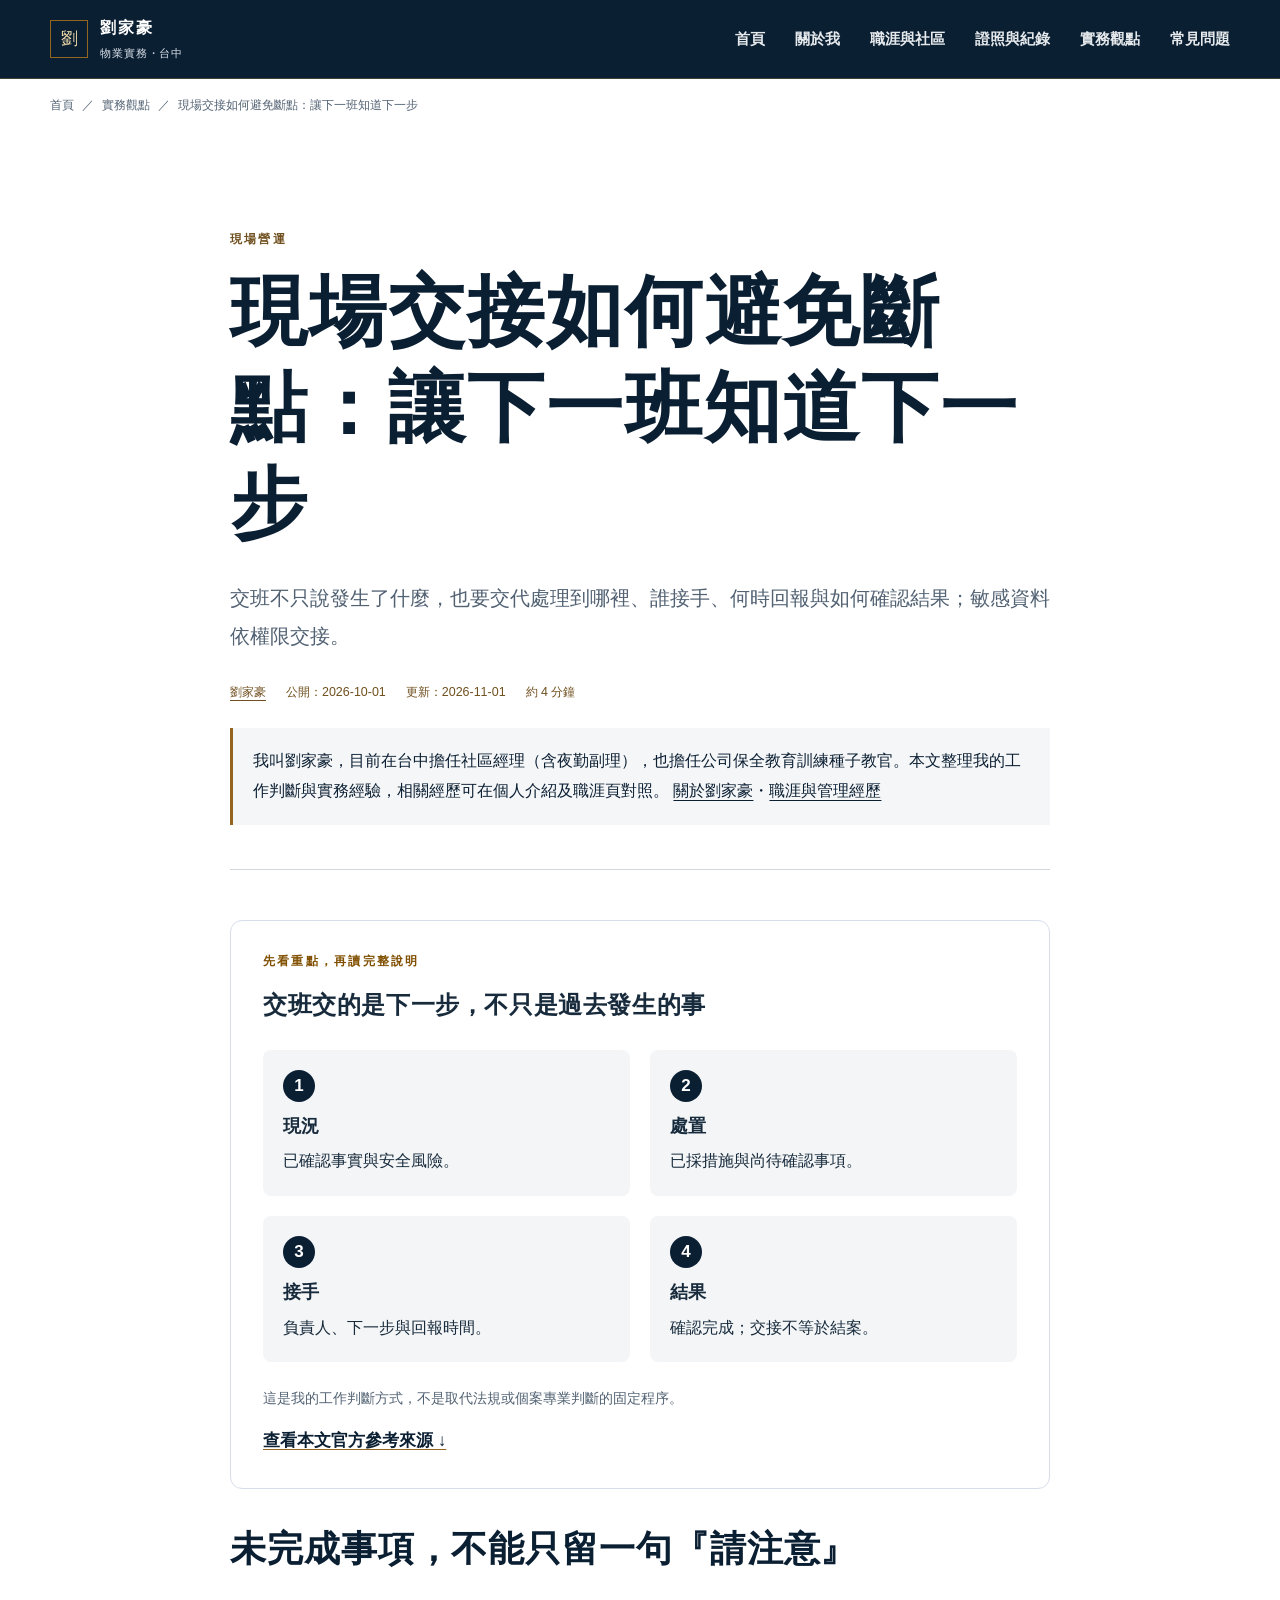
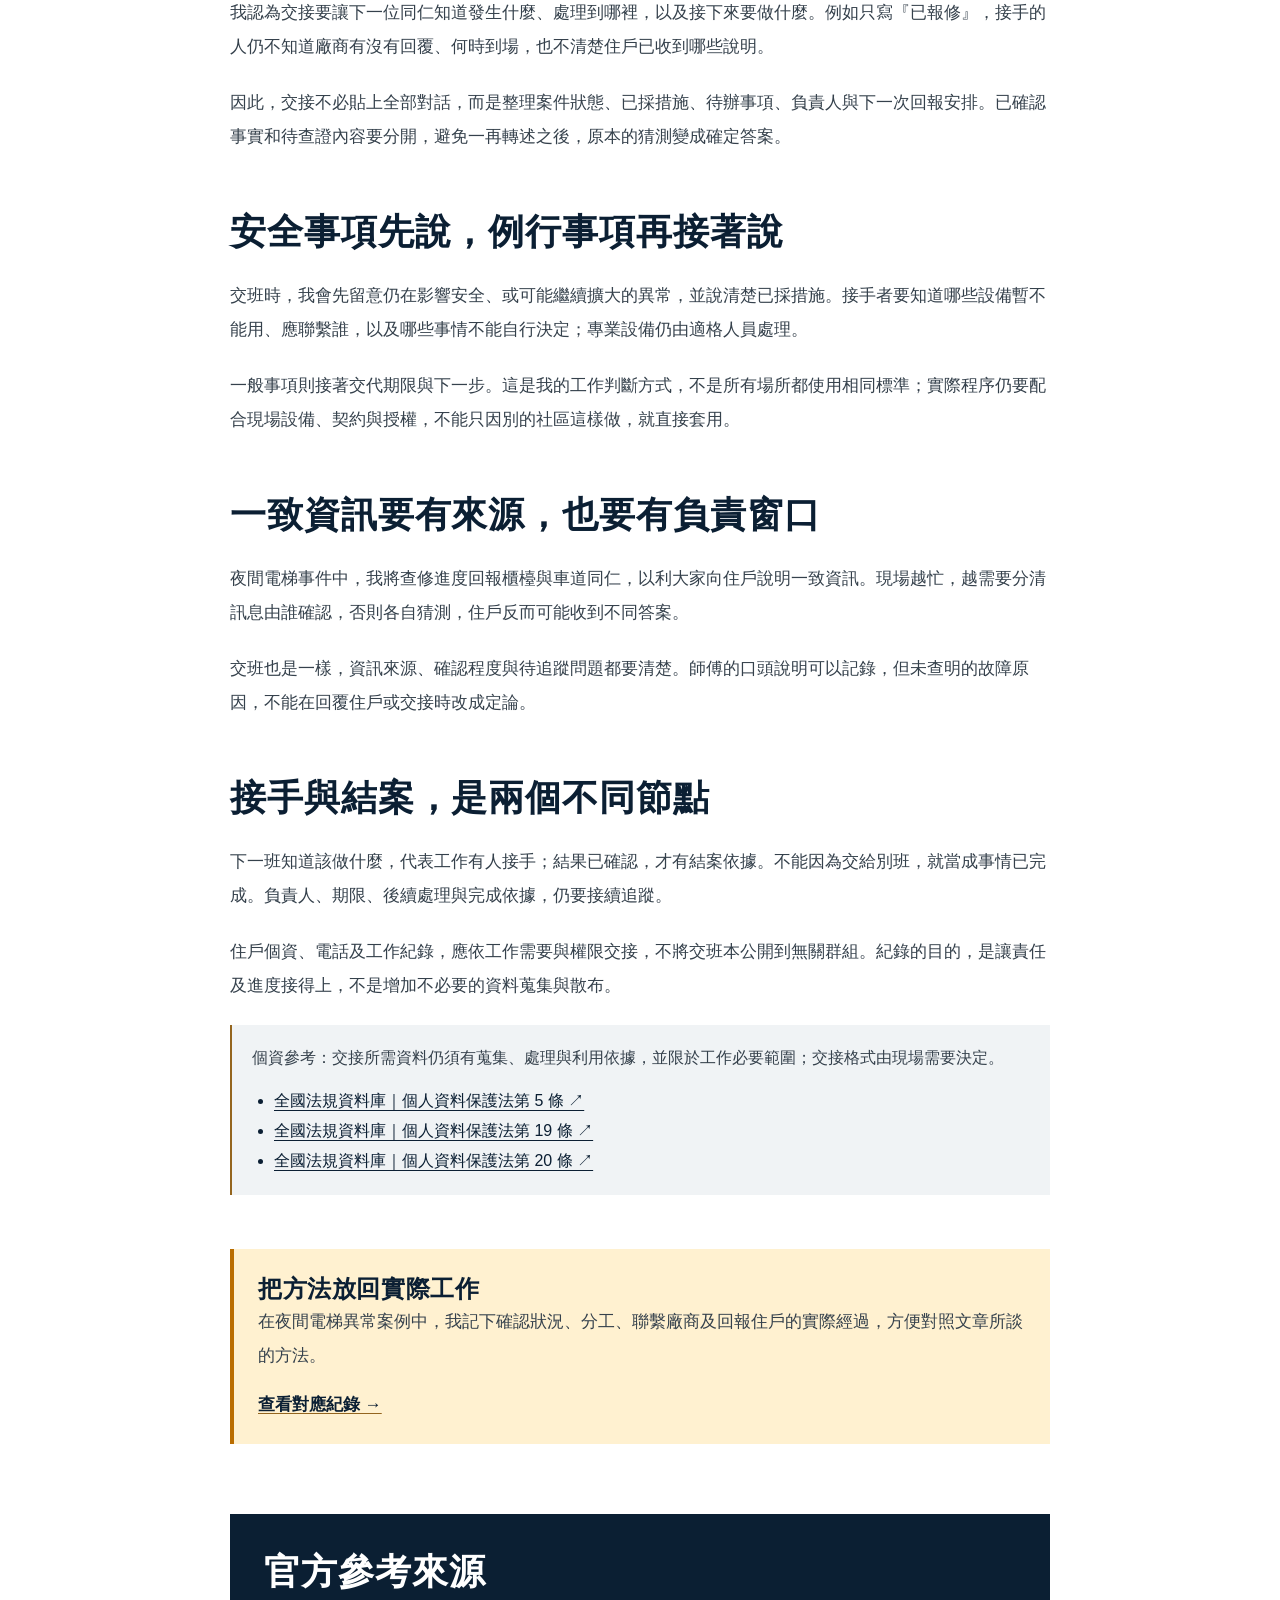
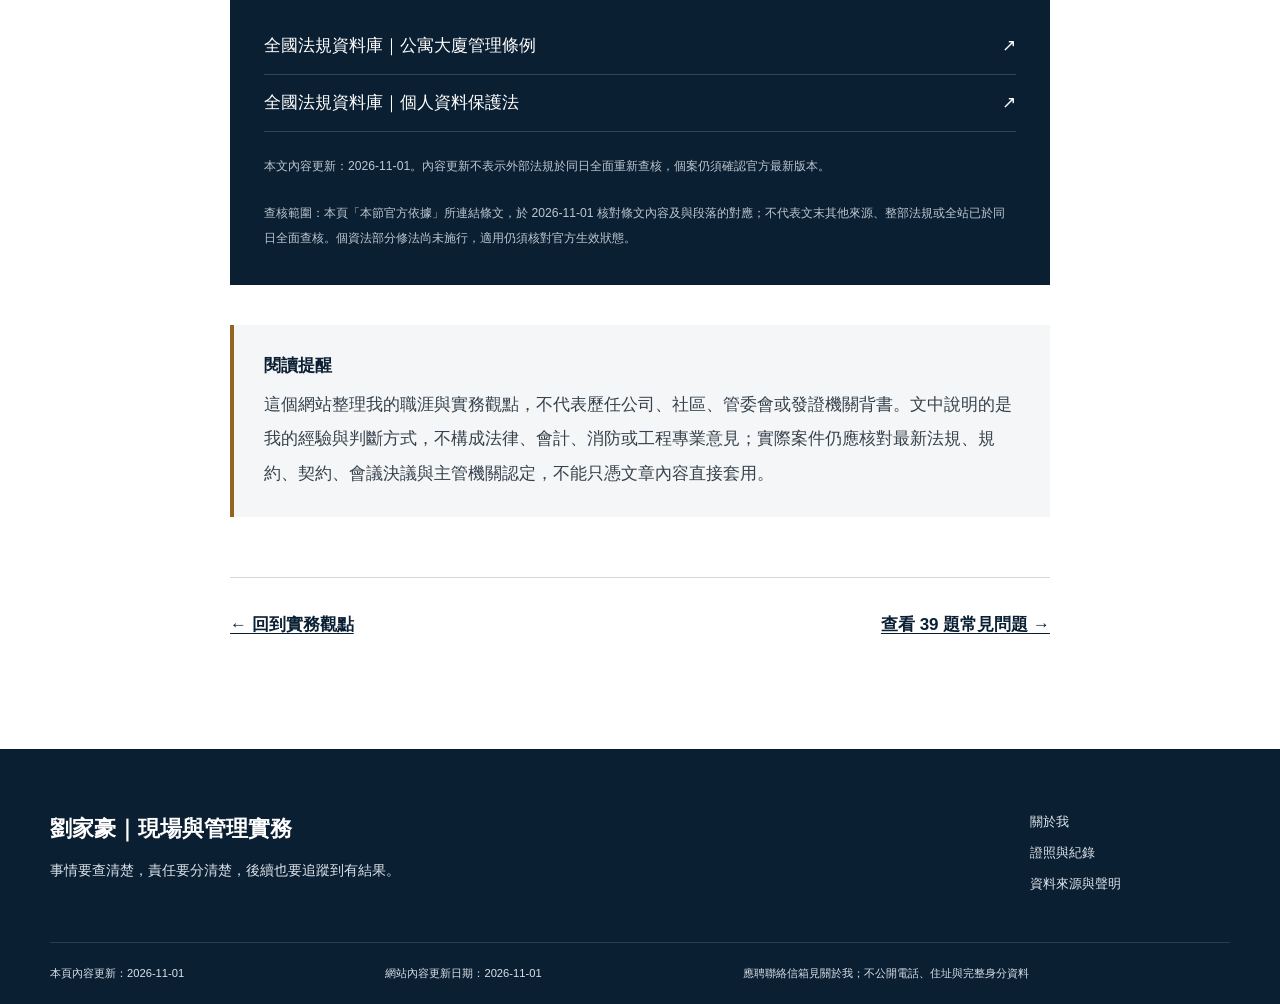
<file: article-shift-handover.html>
<!doctype html>
<html lang="zh-Hant">
<head>
    <meta charset="utf-8">
    <meta name="viewport" content="width=device-width, initial-scale=1">
    <title>現場交接如何避免斷點：讓下一班知道下一步｜劉家豪</title>
    <meta name="description" content="交班不只說發生了什麼，也要交代處理到哪裡、誰接手、何時回報與如何確認結果；敏感資料依權限交接。">
    <meta name="author" content="劉家豪">
    <meta name="robots" content="index,follow,max-image-preview:large,max-snippet:-1,max-video-preview:-1">
    <link rel="canonical" href="https://a0928463187-star.github.io/article-shift-handover.html">
    <meta property="og:locale" content="zh_TW">
    <meta property="og:type" content="article">
    <meta property="og:title" content="現場交接如何避免斷點：讓下一班知道下一步｜劉家豪">
    <meta property="og:description" content="交班不只說發生了什麼，也要交代處理到哪裡、誰接手、何時回報與如何確認結果；敏感資料依權限交接。">
    <meta property="og:url" content="https://a0928463187-star.github.io/article-shift-handover.html">
    <meta property="og:site_name" content="劉家豪｜現場營運・物業管理・團隊管理實務工作者">
    <meta property="og:image" content="https://a0928463187-star.github.io/assets/images/site/liu-chia-hao-portrait-20261007.webp">
    <meta property="og:image:alt" content="劉家豪個人專業照片">
    <meta name="twitter:card" content="summary_large_image">
    <meta name="twitter:title" content="現場交接如何避免斷點：讓下一班知道下一步｜劉家豪">
    <meta name="twitter:description" content="交班不只說發生了什麼，也要交代處理到哪裡、誰接手、何時回報與如何確認結果；敏感資料依權限交接。">
    <meta name="twitter:image" content="https://a0928463187-star.github.io/assets/images/site/liu-chia-hao-portrait-20261007.webp">
    <meta name="theme-color" content="#0b1f33">
    <link rel="icon" href="assets/icons/favicon.svg" type="image/svg+xml">
    <link rel="manifest" href="site.webmanifest">
    <link rel="stylesheet" href="assets/css/styles.css?v=20261002">
    <link rel="stylesheet" href="assets/css/recruiter.css?v=20261001-consistency1">
    <link rel="stylesheet" href="assets/css/work.css?v=20261107-interactions1">
    <script type="application/ld+json">{"@context":"https://schema.org","@type":"Article","headline":"現場交接如何避免斷點：讓下一班知道下一步","description":"交班不只說發生了什麼，也要交代處理到哪裡、誰接手、何時回報與如何確認結果；敏感資料依權限交接。","datePublished":"2026-10-01","dateModified":"2026-11-01","inLanguage":"zh-Hant","mainEntityOfPage":"https://a0928463187-star.github.io/article-shift-handover.html","author":{"@type":"Person","@id":"https://a0928463187-star.github.io/#person","name":"劉家豪","url":"https://a0928463187-star.github.io/about.html"},"publisher":{"@type":"Person","@id":"https://a0928463187-star.github.io/#person","name":"劉家豪"},"citation":["https://law.moj.gov.tw/LawClass/LawAll.aspx?pcode=D0070118","https://law.moj.gov.tw/LawClass/LawAll.aspx?pcode=I0050021","https://law.moj.gov.tw/LawClass/LawSingle.aspx?pcode=I0050021&flno=5","https://law.moj.gov.tw/LawClass/LawSingle.aspx?pcode=I0050021&flno=19","https://law.moj.gov.tw/LawClass/LawSingle.aspx?pcode=I0050021&flno=20"]}</script>
    <script type="application/ld+json">{"@context":"https://schema.org","@type":"BreadcrumbList","itemListElement":[{"@type":"ListItem","position":1,"name":"首頁","item":"https://a0928463187-star.github.io/"},{"@type":"ListItem","position":2,"name":"實務觀點","item":"https://a0928463187-star.github.io/articles.html"},{"@type":"ListItem","position":3,"name":"現場交接如何避免斷點：讓下一班知道下一步","item":"https://a0928463187-star.github.io/article-shift-handover.html"}]}</script>
</head>
<body class="page-article-shift-handover">

  <a class="skip-link" href="#main">跳到主要內容</a>
  <header class="site-header" data-site-header>
    <div class="header-inner shell">
      <a class="brand" href="index.html" aria-label="劉家豪個人網站首頁">
        <span class="brand-mark" aria-hidden="true">劉</span>
        <span><strong>劉家豪</strong><small>物業實務・台中</small></span>
      </a>
      <button class="nav-toggle" type="button" aria-expanded="false" aria-controls="primary-nav">
        <span class="sr-only">開啟導覽選單</span>
        <span></span><span></span><span></span>
      </button>
      <nav class="primary-nav" id="primary-nav" aria-label="主要導覽"><a href="index.html">首頁</a><a href="about.html">關於我</a><a href="career.html">職涯與社區</a><a href="credentials.html">證照與紀錄</a><a href="articles.html">實務觀點</a><a href="faq.html">常見問題</a></nav>
    </div>
  </header>
<nav class="breadcrumbs shell" aria-label="麵包屑"><a href="index.html">首頁</a><span aria-hidden="true">／</span><a href="articles.html">實務觀點</a><span aria-hidden="true">／</span><span aria-current="page">現場交接如何避免斷點：讓下一班知道下一步</span></nav>
<main id="main">
    <article class="article-page shell-narrow">
      <header><p class="eyebrow">現場營運</p><h1>現場交接如何避免斷點：讓下一班知道下一步</h1><p class="article-deck">交班不只說發生了什麼，也要交代處理到哪裡、誰接手、何時回報與如何確認結果；敏感資料依權限交接。</p>
        <p class="article-byline"><a href="about.html" rel="author">劉家豪</a><span>公開：<time datetime="2026-10-01">2026-10-01</time></span><span>更新：<time datetime="2026-11-01">2026-11-01</time></span><span>約 4 分鐘</span></p>
        <p class="author-context">我叫劉家豪，目前在台中擔任社區經理（含夜勤副理），也擔任公司保全教育訓練種子教官。本文整理我的工作判斷與實務經驗，相關經歷可在個人介紹及職涯頁對照。 <a href="about.html">關於劉家豪</a>・<a href="career.html#career-overview">職涯與管理經歷</a></p>
      </header>
      <section class="reading-map" aria-labelledby="reading-map-title"><p class="eyebrow">先看重點，再讀完整說明</p><h2 id="reading-map-title">交班交的是下一步，不只是過去發生的事</h2><ol class="decision-flow"><li><span class="step-number">1</span><h3>現況</h3><p>已確認事實與安全風險。</p></li><li><span class="step-number">2</span><h3>處置</h3><p>已採措施與尚待確認事項。</p></li><li><span class="step-number">3</span><h3>接手</h3><p>負責人、下一步與回報時間。</p></li><li><span class="step-number">4</span><h3>結果</h3><p>確認完成；交接不等於結案。</p></li></ol><p class="fine-print">這是我的工作判斷方式，不是取代法規或個案專業判斷的固定程序。</p><a class="text-link" href="#article-references">查看本文官方參考來源 ↓</a></section>
      <div class="article-prose"><section id="article-section-1"><h2>未完成事項，不能只留一句『請注意』</h2><p>我認為交接要讓下一位同仁知道發生什麼、處理到哪裡，以及接下來要做什麼。例如只寫『已報修』，接手的人仍不知道廠商有沒有回覆、何時到場，也不清楚住戶已收到哪些說明。</p><p>因此，交接不必貼上全部對話，而是整理案件狀態、已採措施、待辦事項、負責人與下一次回報安排。已確認事實和待查證內容要分開，避免一再轉述之後，原本的猜測變成確定答案。</p></section><section id="article-section-2"><h2>安全事項先說，例行事項再接著說</h2><p>交班時，我會先留意仍在影響安全、或可能繼續擴大的異常，並說清楚已採措施。接手者要知道哪些設備暫不能用、應聯繫誰，以及哪些事情不能自行決定；專業設備仍由適格人員處理。</p><p>一般事項則接著交代期限與下一步。這是我的工作判斷方式，不是所有場所都使用相同標準；實際程序仍要配合現場設備、契約與授權，不能只因別的社區這樣做，就直接套用。</p></section><section id="article-section-3"><h2>一致資訊要有來源，也要有負責窗口</h2><p>夜間電梯事件中，我將查修進度回報櫃檯與車道同仁，以利大家向住戶說明一致資訊。現場越忙，越需要分清訊息由誰確認，否則各自猜測，住戶反而可能收到不同答案。</p><p>交班也是一樣，資訊來源、確認程度與待追蹤問題都要清楚。師傅的口頭說明可以記錄，但未查明的故障原因，不能在回覆住戶或交接時改成定論。</p></section><section id="article-section-4"><h2>接手與結案，是兩個不同節點</h2><p>下一班知道該做什麼，代表工作有人接手；結果已確認，才有結案依據。不能因為交給別班，就當成事情已完成。負責人、期限、後續處理與完成依據，仍要接續追蹤。</p><p>住戶個資、電話及工作紀錄，應依工作需要與權限交接，不將交班本公開到無關群組。紀錄的目的，是讓責任及進度接得上，不是增加不必要的資料蒐集與散布。</p><aside class="section-reference" aria-label="本節官方依據"><p>個資參考：交接所需資料仍須有蒐集、處理與利用依據，並限於工作必要範圍；交接格式由現場需要決定。</p><ul><li><a href="https://law.moj.gov.tw/LawClass/LawSingle.aspx?pcode=I0050021&amp;flno=5" target="_blank" rel="noopener noreferrer">全國法規資料庫｜個人資料保護法第 5 條 ↗</a></li><li><a href="https://law.moj.gov.tw/LawClass/LawSingle.aspx?pcode=I0050021&amp;flno=19" target="_blank" rel="noopener noreferrer">全國法規資料庫｜個人資料保護法第 19 條 ↗</a></li><li><a href="https://law.moj.gov.tw/LawClass/LawSingle.aspx?pcode=I0050021&amp;flno=20" target="_blank" rel="noopener noreferrer">全國法規資料庫｜個人資料保護法第 20 條 ↗</a></li></ul></aside></section>
        <aside class="case-connection"><h2>把方法放回實際工作</h2><p>在夜間電梯異常案例中，我記下確認狀況、分工、聯繫廠商及回報住戶的實際經過，方便對照文章所談的方法。</p><a class="text-link" href="career.html#emergency-response">查看對應紀錄 →</a></aside>
        <aside class="article-source-box" id="article-references"><h2>官方參考來源</h2><ul class="source-list"><li><a href="https://law.moj.gov.tw/LawClass/LawAll.aspx?pcode=D0070118" target="_blank" rel="noopener noreferrer">全國法規資料庫｜公寓大廈管理條例<span aria-hidden="true">↗</span></a></li><li><a href="https://law.moj.gov.tw/LawClass/LawAll.aspx?pcode=I0050021" target="_blank" rel="noopener noreferrer">全國法規資料庫｜個人資料保護法<span aria-hidden="true">↗</span></a></li></ul><p>本文內容更新：2026-11-01。內容更新不表示外部法規於同日全面重新查核，個案仍須確認官方最新版本。</p><p class="reference-check">查核範圍：本頁「本節官方依據」所連結條文，於 2026-11-01 核對條文內容及與段落的對應；不代表文末其他來源、整部法規或全站已於同日全面查核。個資法部分修法尚未施行，適用仍須核對官方生效狀態。</p></aside>
        <aside class="notice"><strong>閱讀提醒</strong><p>這個網站整理我的職涯與實務觀點，不代表歷任公司、社區、管委會或發證機關背書。文中說明的是我的經驗與判斷方式，不構成法律、會計、消防或工程專業意見；實際案件仍應核對最新法規、規約、契約、會議決議與主管機關認定，不能只憑文章內容直接套用。</p></aside>
      </div>
      <nav class="article-bottom-nav" aria-label="文章後續導覽"><a href="articles.html">← 回到實務觀點</a><a href="faq.html">查看 39 題常見問題 →</a></nav>
    </article></main>

  <footer class="site-footer">
    <div class="shell footer-grid">
      <div>
        <a class="footer-brand" href="index.html">劉家豪｜現場與管理實務</a>
        <p>事情要查清楚，責任要分清楚，後續也要追蹤到有結果。</p>
      </div>
      <nav aria-label="頁尾導覽">
        <a href="about.html">關於我</a>
        <a href="credentials.html">證照與紀錄</a>
        <a href="sources.html">資料來源與聲明</a>
      </nav>
    </div>
    <div class="shell footer-meta">
      <span>本頁內容更新：2026-11-01</span>
      <span>網站內容更新日期：2026-11-01</span>
      <span>應聘聯絡信箱見關於我；不公開電話、住址與完整身分資料</span>
      <span aria-live="polite" data-copy-status></span>
    </div>
  </footer>
  <script src="assets/js/main.js?v=20261107-interactions1" defer></script>
</body>
</html>
</file>
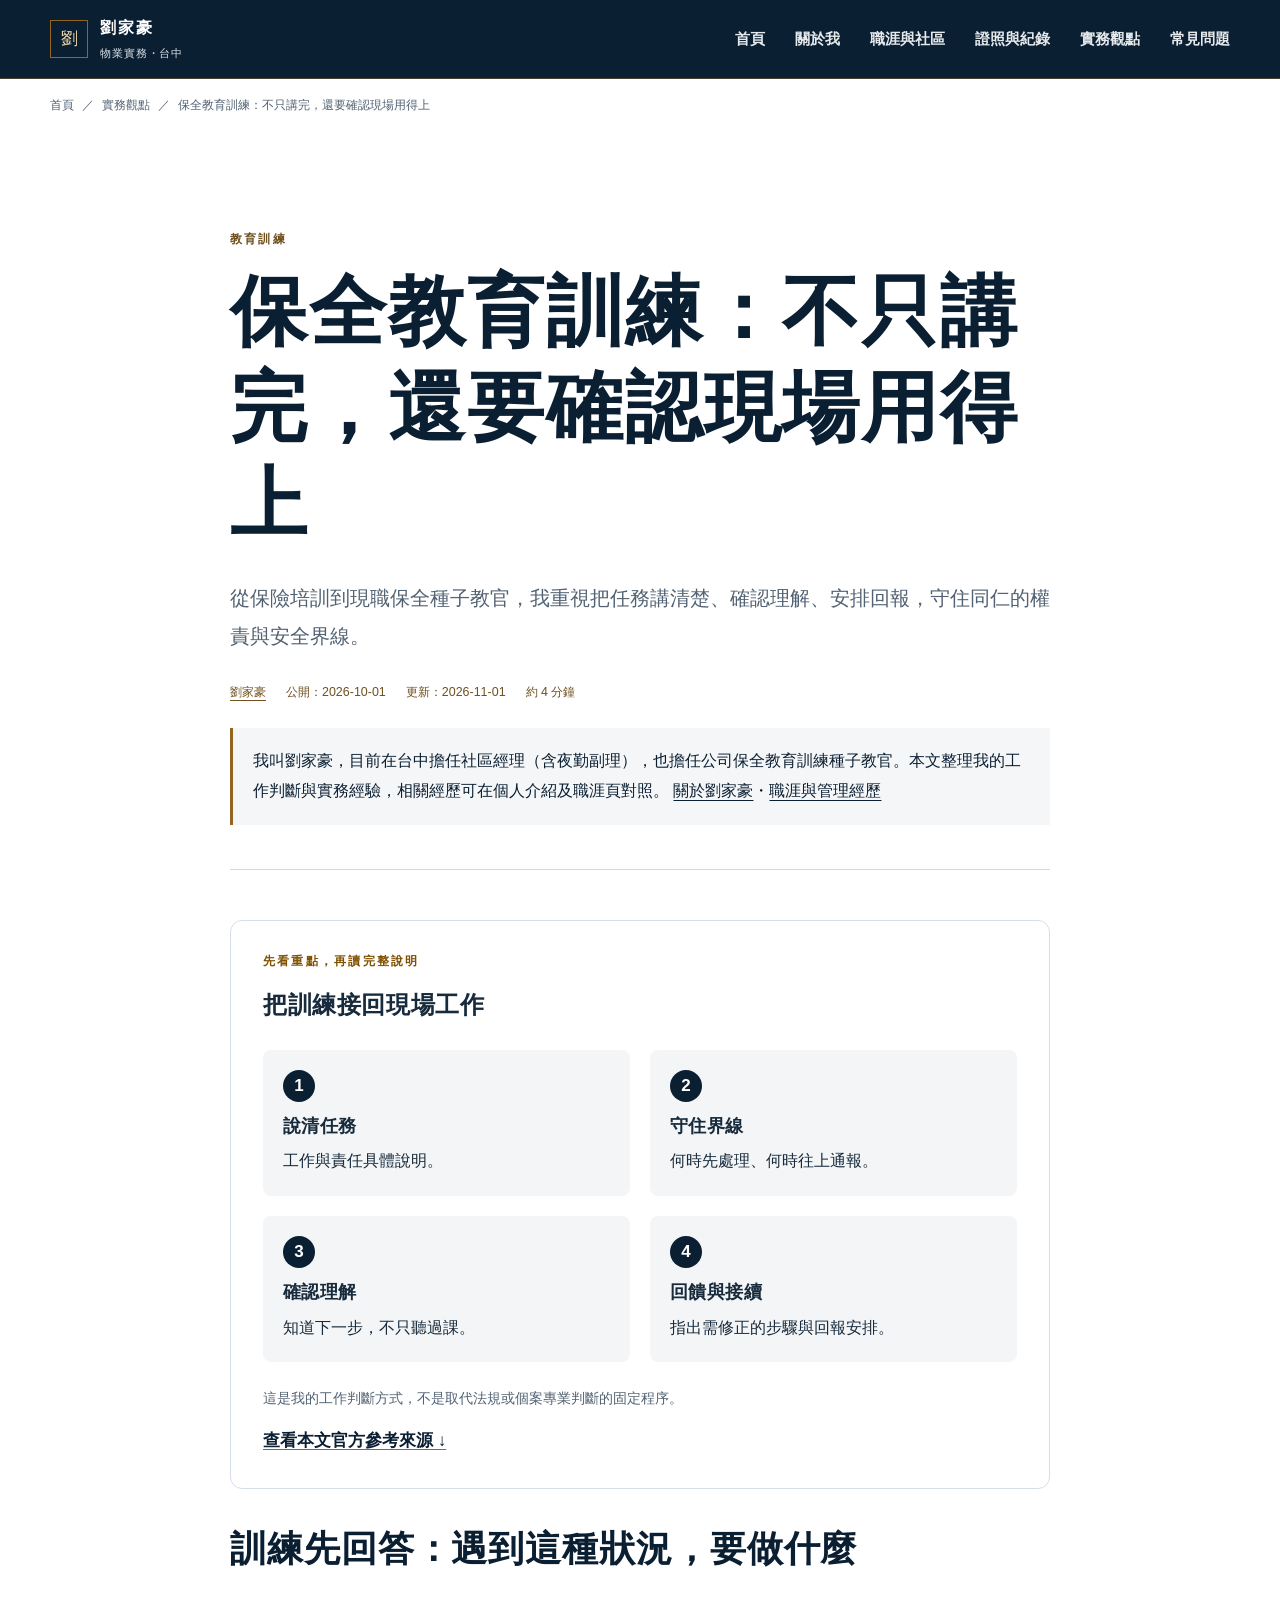
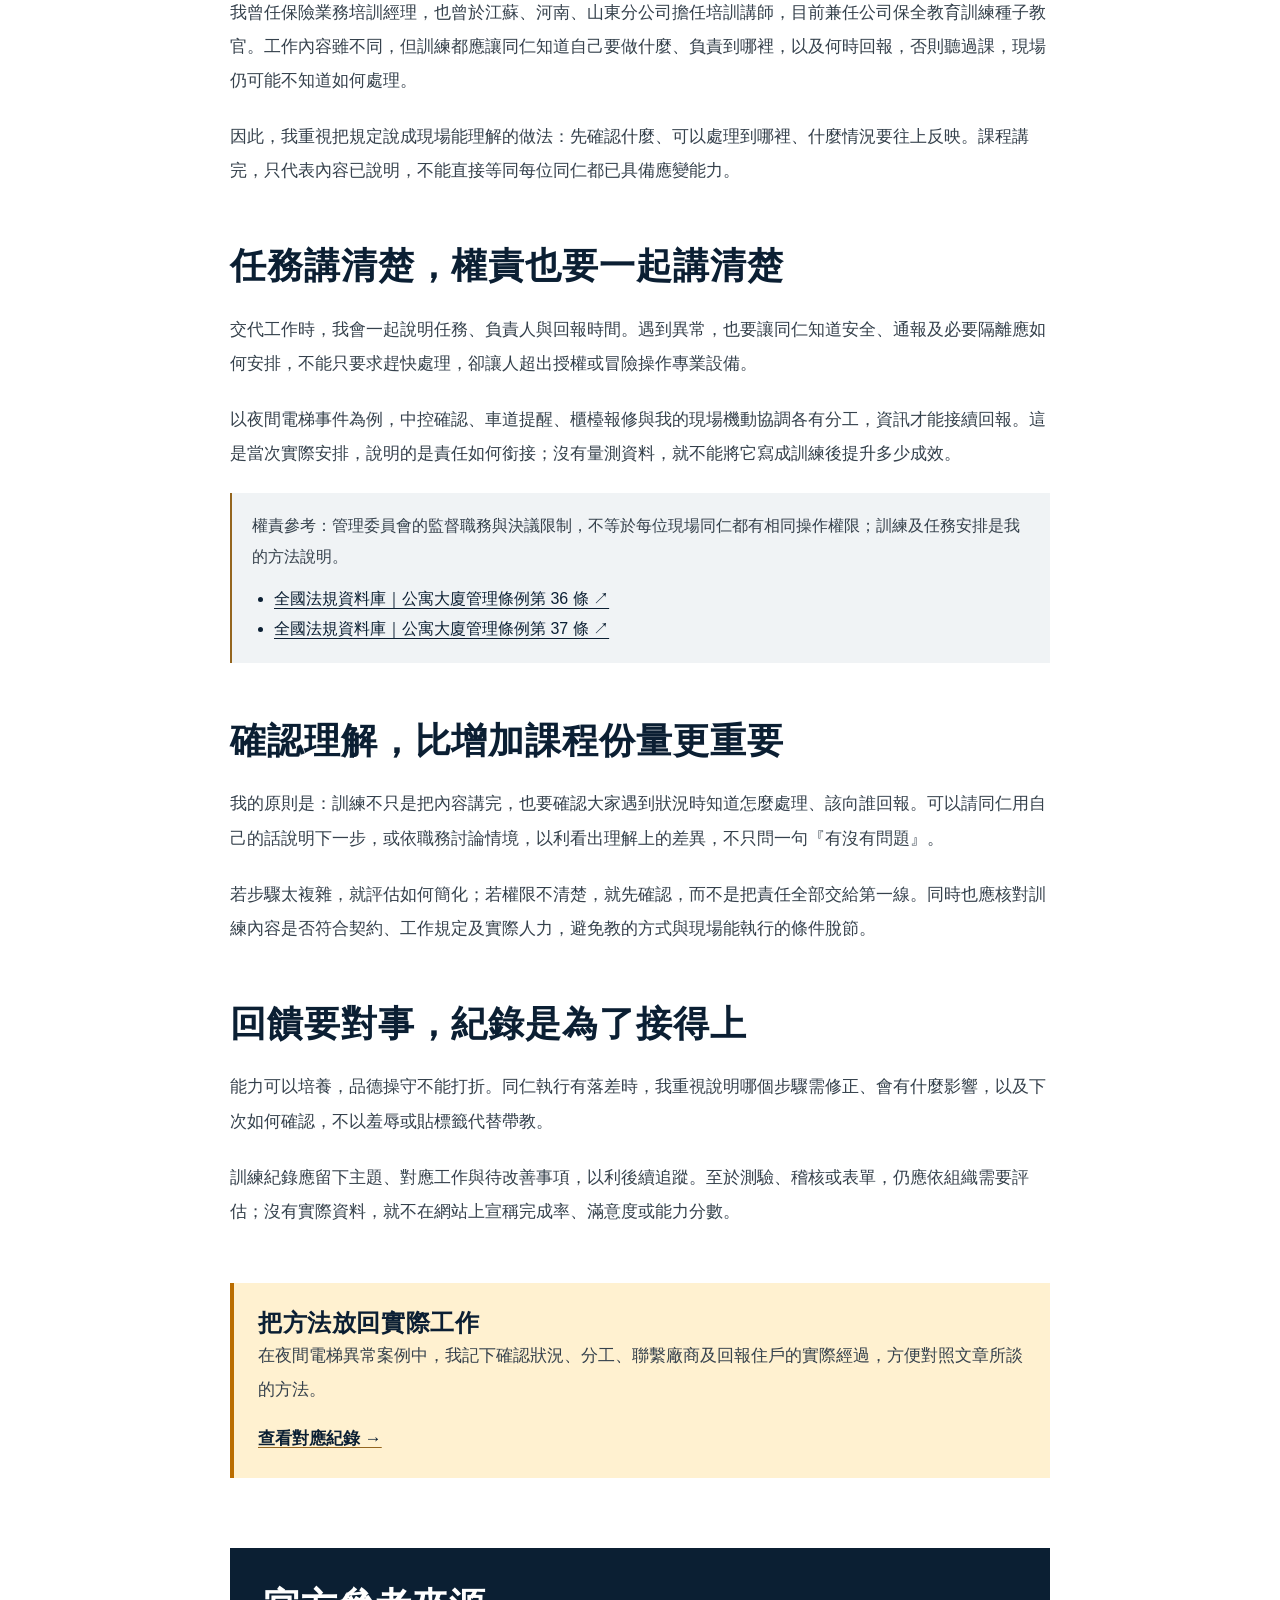
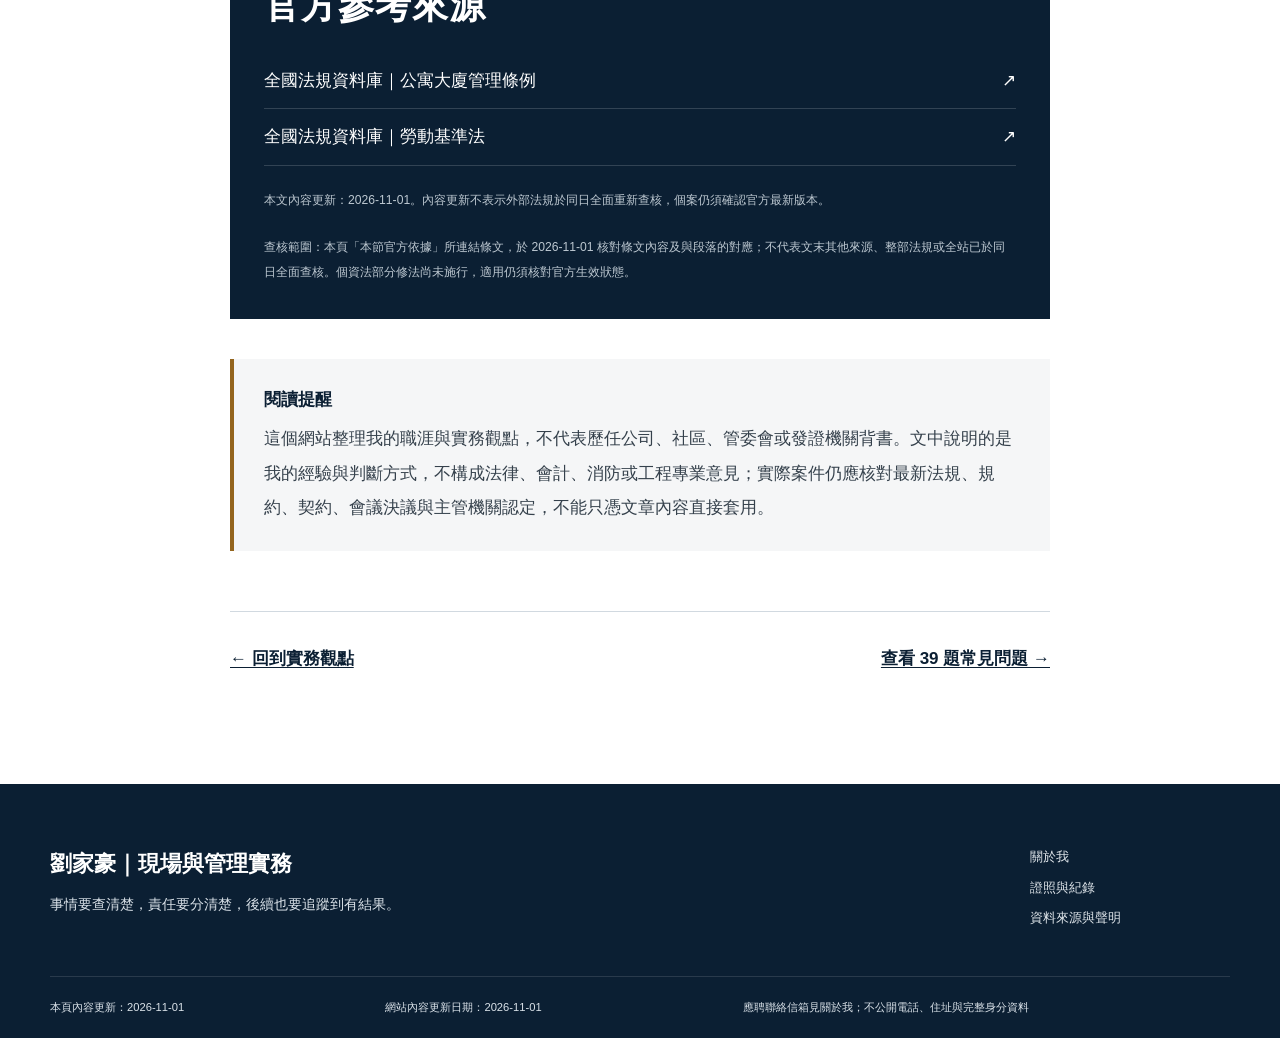
<file: article-training-practice.html>
<!doctype html>
<html lang="zh-Hant">
<head>
    <meta charset="utf-8">
    <meta name="viewport" content="width=device-width, initial-scale=1">
    <title>保全教育訓練：不只講完，還要確認現場用得上｜劉家豪</title>
    <meta name="description" content="從保險培訓到現職保全種子教官，我重視把任務講清楚、確認理解、安排回報，守住同仁的權責與安全界線。">
    <meta name="author" content="劉家豪">
    <meta name="robots" content="index,follow,max-image-preview:large,max-snippet:-1,max-video-preview:-1">
    <link rel="canonical" href="https://a0928463187-star.github.io/article-training-practice.html">
    <meta property="og:locale" content="zh_TW">
    <meta property="og:type" content="article">
    <meta property="og:title" content="保全教育訓練：不只講完，還要確認現場用得上｜劉家豪">
    <meta property="og:description" content="從保險培訓到現職保全種子教官，我重視把任務講清楚、確認理解、安排回報，守住同仁的權責與安全界線。">
    <meta property="og:url" content="https://a0928463187-star.github.io/article-training-practice.html">
    <meta property="og:site_name" content="劉家豪｜現場營運・物業管理・團隊管理實務工作者">
    <meta property="og:image" content="https://a0928463187-star.github.io/assets/images/site/liu-chia-hao-portrait-20261007.webp">
    <meta property="og:image:alt" content="劉家豪個人專業照片">
    <meta name="twitter:card" content="summary_large_image">
    <meta name="twitter:title" content="保全教育訓練：不只講完，還要確認現場用得上｜劉家豪">
    <meta name="twitter:description" content="從保險培訓到現職保全種子教官，我重視把任務講清楚、確認理解、安排回報，守住同仁的權責與安全界線。">
    <meta name="twitter:image" content="https://a0928463187-star.github.io/assets/images/site/liu-chia-hao-portrait-20261007.webp">
    <meta name="theme-color" content="#0b1f33">
    <link rel="icon" href="assets/icons/favicon.svg" type="image/svg+xml">
    <link rel="manifest" href="site.webmanifest">
    <link rel="stylesheet" href="assets/css/styles.css?v=20261002">
    <link rel="stylesheet" href="assets/css/recruiter.css?v=20261001-consistency1">
    <link rel="stylesheet" href="assets/css/work.css?v=20261107-interactions1">
    <script type="application/ld+json">{"@context":"https://schema.org","@type":"Article","headline":"保全教育訓練：不只講完，還要確認現場用得上","description":"從保險培訓到現職保全種子教官，我重視把任務講清楚、確認理解、安排回報，守住同仁的權責與安全界線。","datePublished":"2026-10-01","dateModified":"2026-11-01","inLanguage":"zh-Hant","mainEntityOfPage":"https://a0928463187-star.github.io/article-training-practice.html","author":{"@type":"Person","@id":"https://a0928463187-star.github.io/#person","name":"劉家豪","url":"https://a0928463187-star.github.io/about.html"},"publisher":{"@type":"Person","@id":"https://a0928463187-star.github.io/#person","name":"劉家豪"},"citation":["https://law.moj.gov.tw/LawClass/LawAll.aspx?pcode=D0070118","https://law.moj.gov.tw/LawClass/LawAll.aspx?pcode=N0030001","https://law.moj.gov.tw/LawClass/LawSingle.aspx?pcode=D0070118&flno=36","https://law.moj.gov.tw/LawClass/LawSingle.aspx?pcode=D0070118&flno=37"]}</script>
    <script type="application/ld+json">{"@context":"https://schema.org","@type":"BreadcrumbList","itemListElement":[{"@type":"ListItem","position":1,"name":"首頁","item":"https://a0928463187-star.github.io/"},{"@type":"ListItem","position":2,"name":"實務觀點","item":"https://a0928463187-star.github.io/articles.html"},{"@type":"ListItem","position":3,"name":"保全教育訓練：不只講完，還要確認現場用得上","item":"https://a0928463187-star.github.io/article-training-practice.html"}]}</script>
</head>
<body class="page-article-training-practice">

  <a class="skip-link" href="#main">跳到主要內容</a>
  <header class="site-header" data-site-header>
    <div class="header-inner shell">
      <a class="brand" href="index.html" aria-label="劉家豪個人網站首頁">
        <span class="brand-mark" aria-hidden="true">劉</span>
        <span><strong>劉家豪</strong><small>物業實務・台中</small></span>
      </a>
      <button class="nav-toggle" type="button" aria-expanded="false" aria-controls="primary-nav">
        <span class="sr-only">開啟導覽選單</span>
        <span></span><span></span><span></span>
      </button>
      <nav class="primary-nav" id="primary-nav" aria-label="主要導覽"><a href="index.html">首頁</a><a href="about.html">關於我</a><a href="career.html">職涯與社區</a><a href="credentials.html">證照與紀錄</a><a href="articles.html">實務觀點</a><a href="faq.html">常見問題</a></nav>
    </div>
  </header>
<nav class="breadcrumbs shell" aria-label="麵包屑"><a href="index.html">首頁</a><span aria-hidden="true">／</span><a href="articles.html">實務觀點</a><span aria-hidden="true">／</span><span aria-current="page">保全教育訓練：不只講完，還要確認現場用得上</span></nav>
<main id="main">
    <article class="article-page shell-narrow">
      <header><p class="eyebrow">教育訓練</p><h1>保全教育訓練：不只講完，還要確認現場用得上</h1><p class="article-deck">從保險培訓到現職保全種子教官，我重視把任務講清楚、確認理解、安排回報，守住同仁的權責與安全界線。</p>
        <p class="article-byline"><a href="about.html" rel="author">劉家豪</a><span>公開：<time datetime="2026-10-01">2026-10-01</time></span><span>更新：<time datetime="2026-11-01">2026-11-01</time></span><span>約 4 分鐘</span></p>
        <p class="author-context">我叫劉家豪，目前在台中擔任社區經理（含夜勤副理），也擔任公司保全教育訓練種子教官。本文整理我的工作判斷與實務經驗，相關經歷可在個人介紹及職涯頁對照。 <a href="about.html">關於劉家豪</a>・<a href="career.html#career-overview">職涯與管理經歷</a></p>
      </header>
      <section class="reading-map" aria-labelledby="reading-map-title"><p class="eyebrow">先看重點，再讀完整說明</p><h2 id="reading-map-title">把訓練接回現場工作</h2><ol class="decision-flow"><li><span class="step-number">1</span><h3>說清任務</h3><p>工作與責任具體說明。</p></li><li><span class="step-number">2</span><h3>守住界線</h3><p>何時先處理、何時往上通報。</p></li><li><span class="step-number">3</span><h3>確認理解</h3><p>知道下一步，不只聽過課。</p></li><li><span class="step-number">4</span><h3>回饋與接續</h3><p>指出需修正的步驟與回報安排。</p></li></ol><p class="fine-print">這是我的工作判斷方式，不是取代法規或個案專業判斷的固定程序。</p><a class="text-link" href="#article-references">查看本文官方參考來源 ↓</a></section>
      <div class="article-prose"><section id="article-section-1"><h2>訓練先回答：遇到這種狀況，要做什麼</h2><p>我曾任保險業務培訓經理，也曾於江蘇、河南、山東分公司擔任培訓講師，目前兼任公司保全教育訓練種子教官。工作內容雖不同，但訓練都應讓同仁知道自己要做什麼、負責到哪裡，以及何時回報，否則聽過課，現場仍可能不知道如何處理。</p><p>因此，我重視把規定說成現場能理解的做法：先確認什麼、可以處理到哪裡、什麼情況要往上反映。課程講完，只代表內容已說明，不能直接等同每位同仁都已具備應變能力。</p></section><section id="article-section-2"><h2>任務講清楚，權責也要一起講清楚</h2><p>交代工作時，我會一起說明任務、負責人與回報時間。遇到異常，也要讓同仁知道安全、通報及必要隔離應如何安排，不能只要求趕快處理，卻讓人超出授權或冒險操作專業設備。</p><p>以夜間電梯事件為例，中控確認、車道提醒、櫃檯報修與我的現場機動協調各有分工，資訊才能接續回報。這是當次實際安排，說明的是責任如何銜接；沒有量測資料，就不能將它寫成訓練後提升多少成效。</p><aside class="section-reference" aria-label="本節官方依據"><p>權責參考：管理委員會的監督職務與決議限制，不等於每位現場同仁都有相同操作權限；訓練及任務安排是我的方法說明。</p><ul><li><a href="https://law.moj.gov.tw/LawClass/LawSingle.aspx?pcode=D0070118&amp;flno=36" target="_blank" rel="noopener noreferrer">全國法規資料庫｜公寓大廈管理條例第 36 條 ↗</a></li><li><a href="https://law.moj.gov.tw/LawClass/LawSingle.aspx?pcode=D0070118&amp;flno=37" target="_blank" rel="noopener noreferrer">全國法規資料庫｜公寓大廈管理條例第 37 條 ↗</a></li></ul></aside></section><section id="article-section-3"><h2>確認理解，比增加課程份量更重要</h2><p>我的原則是：訓練不只是把內容講完，也要確認大家遇到狀況時知道怎麼處理、該向誰回報。可以請同仁用自己的話說明下一步，或依職務討論情境，以利看出理解上的差異，不只問一句『有沒有問題』。</p><p>若步驟太複雜，就評估如何簡化；若權限不清楚，就先確認，而不是把責任全部交給第一線。同時也應核對訓練內容是否符合契約、工作規定及實際人力，避免教的方式與現場能執行的條件脫節。</p></section><section id="article-section-4"><h2>回饋要對事，紀錄是為了接得上</h2><p>能力可以培養，品德操守不能打折。同仁執行有落差時，我重視說明哪個步驟需修正、會有什麼影響，以及下次如何確認，不以羞辱或貼標籤代替帶教。</p><p>訓練紀錄應留下主題、對應工作與待改善事項，以利後續追蹤。至於測驗、稽核或表單，仍應依組織需要評估；沒有實際資料，就不在網站上宣稱完成率、滿意度或能力分數。</p></section>
        <aside class="case-connection"><h2>把方法放回實際工作</h2><p>在夜間電梯異常案例中，我記下確認狀況、分工、聯繫廠商及回報住戶的實際經過，方便對照文章所談的方法。</p><a class="text-link" href="career.html#emergency-response">查看對應紀錄 →</a></aside>
        <aside class="article-source-box" id="article-references"><h2>官方參考來源</h2><ul class="source-list"><li><a href="https://law.moj.gov.tw/LawClass/LawAll.aspx?pcode=D0070118" target="_blank" rel="noopener noreferrer">全國法規資料庫｜公寓大廈管理條例<span aria-hidden="true">↗</span></a></li><li><a href="https://law.moj.gov.tw/LawClass/LawAll.aspx?pcode=N0030001" target="_blank" rel="noopener noreferrer">全國法規資料庫｜勞動基準法<span aria-hidden="true">↗</span></a></li></ul><p>本文內容更新：2026-11-01。內容更新不表示外部法規於同日全面重新查核，個案仍須確認官方最新版本。</p><p class="reference-check">查核範圍：本頁「本節官方依據」所連結條文，於 2026-11-01 核對條文內容及與段落的對應；不代表文末其他來源、整部法規或全站已於同日全面查核。個資法部分修法尚未施行，適用仍須核對官方生效狀態。</p></aside>
        <aside class="notice"><strong>閱讀提醒</strong><p>這個網站整理我的職涯與實務觀點，不代表歷任公司、社區、管委會或發證機關背書。文中說明的是我的經驗與判斷方式，不構成法律、會計、消防或工程專業意見；實際案件仍應核對最新法規、規約、契約、會議決議與主管機關認定，不能只憑文章內容直接套用。</p></aside>
      </div>
      <nav class="article-bottom-nav" aria-label="文章後續導覽"><a href="articles.html">← 回到實務觀點</a><a href="faq.html">查看 39 題常見問題 →</a></nav>
    </article></main>

  <footer class="site-footer">
    <div class="shell footer-grid">
      <div>
        <a class="footer-brand" href="index.html">劉家豪｜現場與管理實務</a>
        <p>事情要查清楚，責任要分清楚，後續也要追蹤到有結果。</p>
      </div>
      <nav aria-label="頁尾導覽">
        <a href="about.html">關於我</a>
        <a href="credentials.html">證照與紀錄</a>
        <a href="sources.html">資料來源與聲明</a>
      </nav>
    </div>
    <div class="shell footer-meta">
      <span>本頁內容更新：2026-11-01</span>
      <span>網站內容更新日期：2026-11-01</span>
      <span>應聘聯絡信箱見關於我；不公開電話、住址與完整身分資料</span>
      <span aria-live="polite" data-copy-status></span>
    </div>
  </footer>
  <script src="assets/js/main.js?v=20261107-interactions1" defer></script>
</body>
</html>
</file>
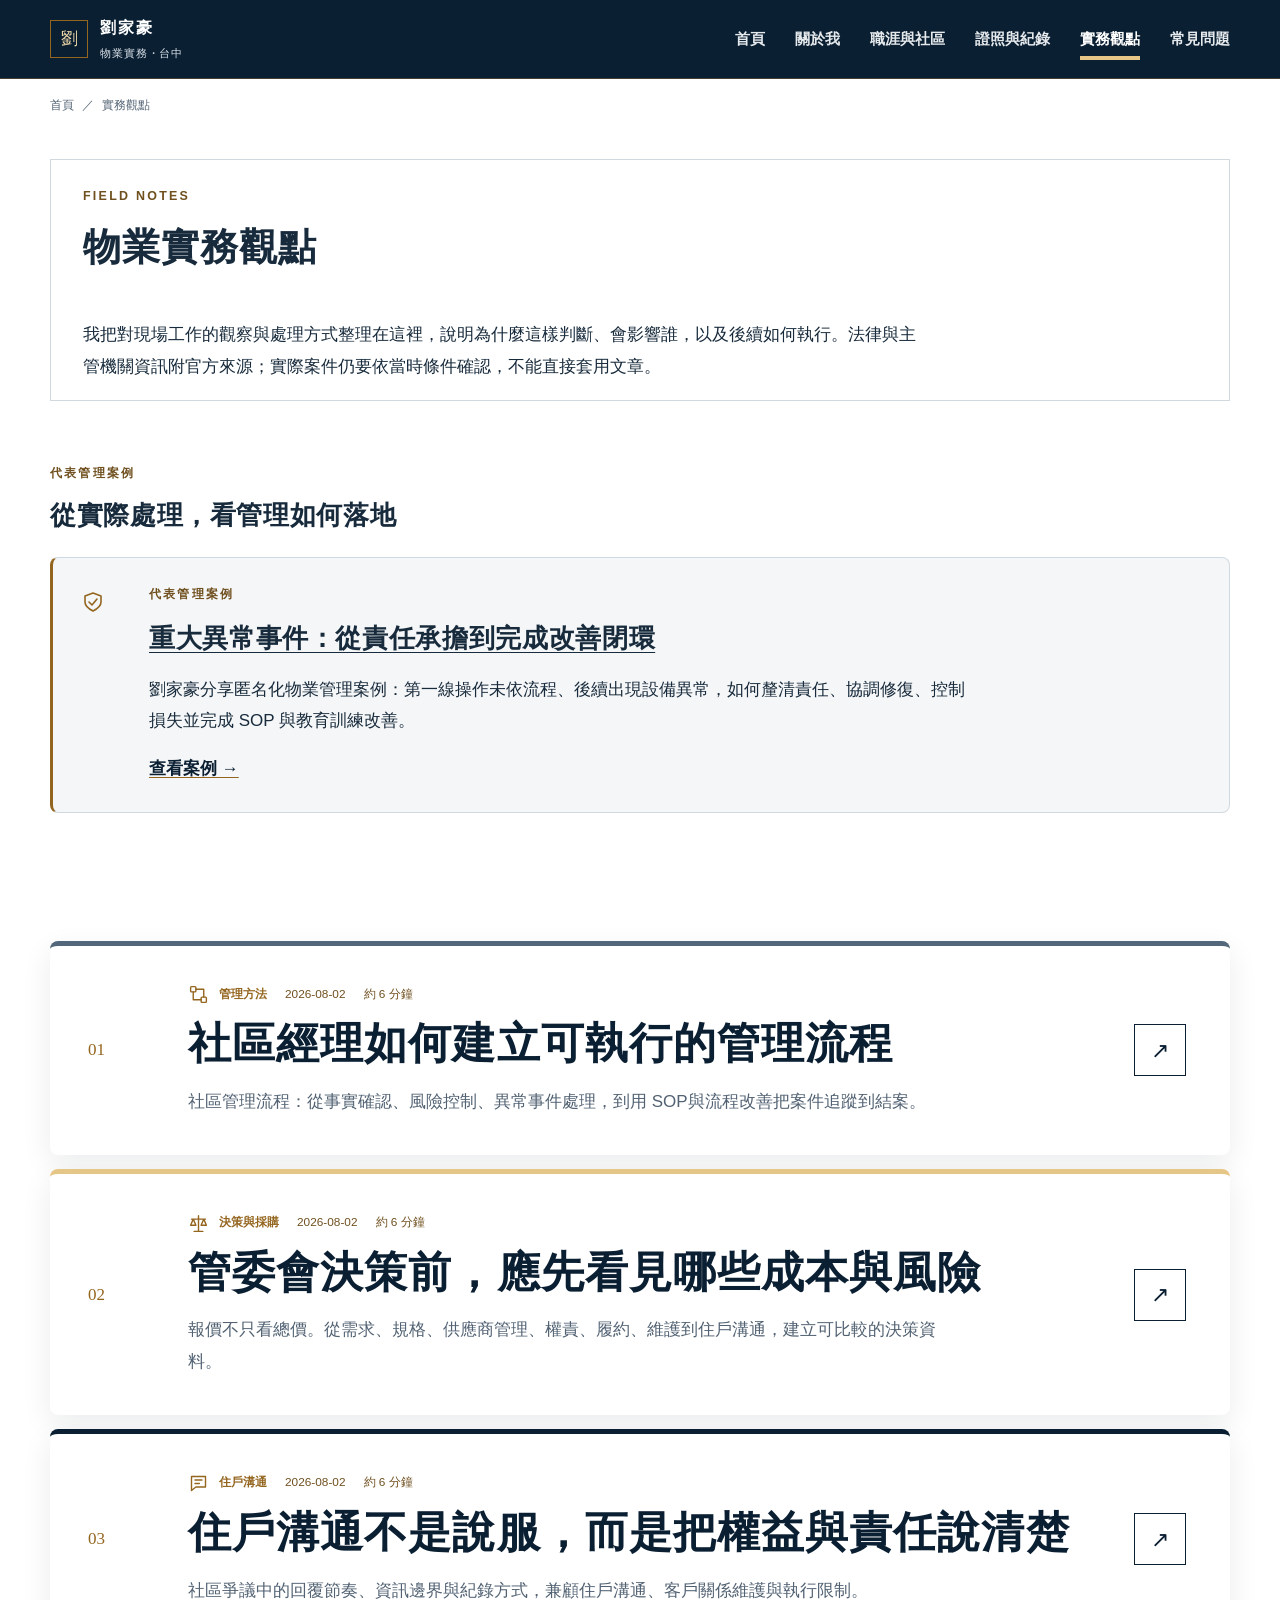
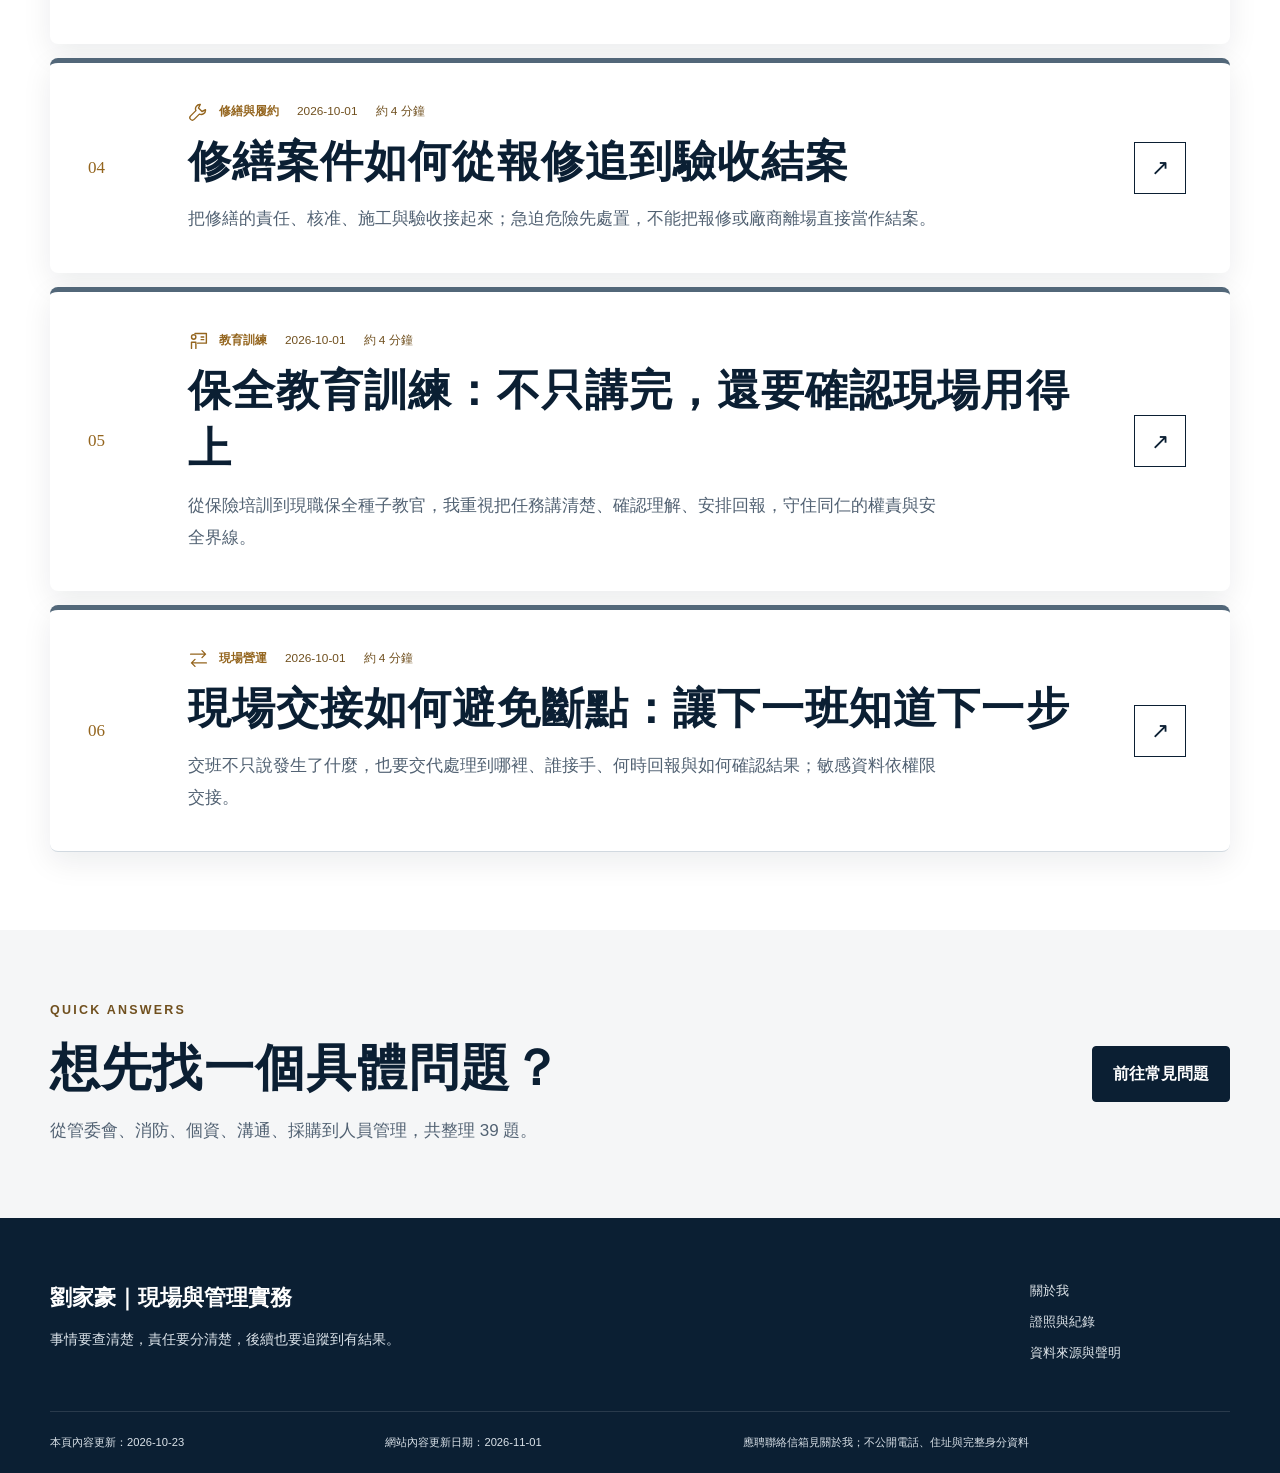
<file: articles.html>
<!doctype html>
<html lang="zh-Hant">
<head>
    <meta charset="utf-8">
    <meta name="viewport" content="width=device-width, initial-scale=1">
    <title>物業實務觀點｜劉家豪</title>
    <meta name="description" content="劉家豪分享匿名化代表管理案例與社區管理流程、管委會決策風險、住戶溝通等實務文章；本人經驗與官方參考分開說明。">
    <meta name="author" content="劉家豪">
    <meta name="robots" content="index,follow,max-image-preview:large,max-snippet:-1,max-video-preview:-1">
    <link rel="canonical" href="https://a0928463187-star.github.io/articles.html">
    <meta property="og:locale" content="zh_TW">
    <meta property="og:type" content="website">
    <meta property="og:title" content="物業實務觀點｜劉家豪">
    <meta property="og:description" content="劉家豪分享匿名化代表管理案例與社區管理流程、管委會決策風險、住戶溝通等實務文章；本人經驗與官方參考分開說明。">
    <meta property="og:url" content="https://a0928463187-star.github.io/articles.html">
    <meta property="og:site_name" content="劉家豪｜現場營運・物業管理・團隊管理實務工作者">
    <meta property="og:image" content="https://a0928463187-star.github.io/assets/images/site/liu-chia-hao-portrait-20261007.webp">
    <meta property="og:image:alt" content="劉家豪個人專業照片">
    <meta name="twitter:card" content="summary_large_image">
    <meta name="twitter:title" content="物業實務觀點｜劉家豪">
    <meta name="twitter:description" content="劉家豪分享匿名化代表管理案例與社區管理流程、管委會決策風險、住戶溝通等實務文章；本人經驗與官方參考分開說明。">
    <meta name="twitter:image" content="https://a0928463187-star.github.io/assets/images/site/liu-chia-hao-portrait-20261007.webp">
    <meta name="theme-color" content="#0b1f33">
    <link rel="icon" href="assets/icons/favicon.svg" type="image/svg+xml">
    <link rel="manifest" href="site.webmanifest">
    <link rel="stylesheet" href="assets/css/styles.css?v=20261002">
    <link rel="stylesheet" href="assets/css/recruiter.css?v=20261001-consistency1">
    <link rel="stylesheet" href="assets/css/work.css?v=20261107-interactions1">
    <link rel="stylesheet" href="assets/css/management-case.css?v=20261003-case1">
    <script type="application/ld+json">{"@context":"https://schema.org","@type":"BreadcrumbList","itemListElement":[{"@type":"ListItem","position":1,"name":"首頁","item":"https://a0928463187-star.github.io/"},{"@type":"ListItem","position":2,"name":"實務觀點","item":"https://a0928463187-star.github.io/articles.html"}]}</script>
</head>
<body class="page-articles">

  <a class="skip-link" href="#main">跳到主要內容</a>
  <header class="site-header" data-site-header>
    <div class="header-inner shell">
      <a class="brand" href="index.html" aria-label="劉家豪個人網站首頁">
        <span class="brand-mark" aria-hidden="true">劉</span>
        <span><strong>劉家豪</strong><small>物業實務・台中</small></span>
      </a>
      <button class="nav-toggle" type="button" aria-expanded="false" aria-controls="primary-nav">
        <span class="sr-only">開啟導覽選單</span>
        <span></span><span></span><span></span>
      </button>
      <nav class="primary-nav" id="primary-nav" aria-label="主要導覽"><a href="index.html">首頁</a><a href="about.html">關於我</a><a href="career.html">職涯與社區</a><a href="credentials.html">證照與紀錄</a><a href="articles.html" aria-current="page">實務觀點</a><a href="faq.html">常見問題</a></nav>
    </div>
  </header>
<nav class="breadcrumbs shell" aria-label="麵包屑"><a href="index.html">首頁</a><span aria-hidden="true">／</span><span aria-current="page">實務觀點</span></nav>
<main id="main"><header class="page-banner shell">
    <div class="page-banner-main"><p class="eyebrow">Field Notes</p><h1>物業實務觀點</h1></div>
    <p class="page-banner-intro">我把對現場工作的觀察與處理方式整理在這裡，說明為什麼這樣判斷、會影響誰，以及後續如何執行。法律與主管機關資訊附官方來源；實際案件仍要依當時條件確認，不能直接套用文章。</p>
  </header>
    <section class="shell section-pad management-case-index" id="management-cases" aria-labelledby="management-cases-title"><header><p class="eyebrow">代表管理案例</p><h2 id="management-cases-title">從實際處理，看管理如何落地</h2></header><article class="management-case-summary"><span class="case-summary-icon"><svg class="visual-icon" viewBox="0 0 24 24" aria-hidden="true" focusable="false" fill="none" stroke="currentColor" stroke-width="1.6" stroke-linecap="round" stroke-linejoin="round"><path d="M12 3 4 6v6c0 4 4 7 8 9 4-2 8-5 8-9V6Z"/><path d="m8 12 3 3 5-6"/></svg></span><div><p class="eyebrow">代表管理案例</p><h3><a href="case-incident-closure.html">重大異常事件：從責任承擔到完成改善閉環</a></h3><p>劉家豪分享匿名化物業管理案例：第一線操作未依流程、後續出現設備異常，如何釐清責任、協調修復、控制損失並完成 SOP 與教育訓練改善。</p><a class="text-link" href="case-incident-closure.html">查看案例 →</a></div></article></section>
    <section class="shell article-index section-pad"><article class="article-index-row article-index-card">
      <span class="article-number">01</span>
      <div><p class="article-meta"><span class="article-category"><svg class="visual-icon" viewBox="0 0 24 24" aria-hidden="true" focusable="false" fill="none" stroke="currentColor" stroke-width="1.6" stroke-linecap="round" stroke-linejoin="round"><rect x="3" y="3" width="6" height="6" rx="1"/><rect x="15" y="15" width="6" height="6" rx="1"/><path d="M9 6h9v9M6 9v9h9"/></svg>管理方法</span><time datetime="2026-08-02">2026-08-02</time><span>約 6 分鐘</span></p>
      <h2><a href="article-management-process.html">社區經理如何建立可執行的管理流程</a></h2><p>社區管理流程：從事實確認、風險控制、異常事件處理，到用 SOP與流程改善把案件追蹤到結案。</p></div>
      <a class="round-arrow" href="article-management-process.html" aria-label="閱讀社區經理如何建立可執行的管理流程">↗</a>
    </article><article class="article-index-row article-index-card">
      <span class="article-number">02</span>
      <div><p class="article-meta"><span class="article-category"><svg class="visual-icon" viewBox="0 0 24 24" aria-hidden="true" focusable="false" fill="none" stroke="currentColor" stroke-width="1.6" stroke-linecap="round" stroke-linejoin="round"><path d="M12 3v18M7 21h10M4 7h16M6 7l-3 7h6Zm12 0-3 7h6Z"/></svg>決策與採購</span><time datetime="2026-08-02">2026-08-02</time><span>約 6 分鐘</span></p>
      <h2><a href="article-risk-decisions.html">管委會決策前，應先看見哪些成本與風險</a></h2><p>報價不只看總價。從需求、規格、供應商管理、權責、履約、維護到住戶溝通，建立可比較的決策資料。</p></div>
      <a class="round-arrow" href="article-risk-decisions.html" aria-label="閱讀管委會決策前，應先看見哪些成本與風險">↗</a>
    </article><article class="article-index-row article-index-card">
      <span class="article-number">03</span>
      <div><p class="article-meta"><span class="article-category"><svg class="visual-icon" viewBox="0 0 24 24" aria-hidden="true" focusable="false" fill="none" stroke="currentColor" stroke-width="1.6" stroke-linecap="round" stroke-linejoin="round"><path d="M4 4h16v12H9l-5 4ZM8 8h8m-8 4h5"/></svg>住戶溝通</span><time datetime="2026-08-02">2026-08-02</time><span>約 6 分鐘</span></p>
      <h2><a href="article-resident-communication.html">住戶溝通不是說服，而是把權益與責任說清楚</a></h2><p>社區爭議中的回覆節奏、資訊邊界與紀錄方式，兼顧住戶溝通、客戶關係維護與執行限制。</p></div>
      <a class="round-arrow" href="article-resident-communication.html" aria-label="閱讀住戶溝通不是說服，而是把權益與責任說清楚">↗</a>
    </article><article class="article-index-row article-index-card">
      <span class="article-number">04</span>
      <div><p class="article-meta"><span class="article-category"><svg class="visual-icon" viewBox="0 0 24 24" aria-hidden="true" focusable="false" fill="none" stroke="currentColor" stroke-width="1.6" stroke-linecap="round" stroke-linejoin="round"><path d="M14 4a5 5 0 0 0-5 7L3 17a2.8 2.8 0 0 0 4 4l6-6a5 5 0 0 0 7-5l-4 2-4-4Z"/></svg>修繕與履約</span><time datetime="2026-10-01">2026-10-01</time><span>約 4 分鐘</span></p>
      <h2><a href="article-repair-tracking.html">修繕案件如何從報修追到驗收結案</a></h2><p>把修繕的責任、核准、施工與驗收接起來；急迫危險先處置，不能把報修或廠商離場直接當作結案。</p></div>
      <a class="round-arrow" href="article-repair-tracking.html" aria-label="閱讀修繕案件如何從報修追到驗收結案">↗</a>
    </article><article class="article-index-row article-index-card">
      <span class="article-number">05</span>
      <div><p class="article-meta"><span class="article-category"><svg class="visual-icon" viewBox="0 0 24 24" aria-hidden="true" focusable="false" fill="none" stroke="currentColor" stroke-width="1.6" stroke-linecap="round" stroke-linejoin="round"><path d="M8 4h13v11H11M15 8h3m-3 3h3M4 21v-7h5v7"/><circle cx="6.5" cy="8" r="2.5"/></svg>教育訓練</span><time datetime="2026-10-01">2026-10-01</time><span>約 4 分鐘</span></p>
      <h2><a href="article-training-practice.html">保全教育訓練：不只講完，還要確認現場用得上</a></h2><p>從保險培訓到現職保全種子教官，我重視把任務講清楚、確認理解、安排回報，守住同仁的權責與安全界線。</p></div>
      <a class="round-arrow" href="article-training-practice.html" aria-label="閱讀保全教育訓練：不只講完，還要確認現場用得上">↗</a>
    </article><article class="article-index-row article-index-card">
      <span class="article-number">06</span>
      <div><p class="article-meta"><span class="article-category"><svg class="visual-icon" viewBox="0 0 24 24" aria-hidden="true" focusable="false" fill="none" stroke="currentColor" stroke-width="1.6" stroke-linecap="round" stroke-linejoin="round"><path d="M3 7h17m-4-4 4 4-4 4M21 17H4m4-4-4 4 4 4"/></svg>現場營運</span><time datetime="2026-10-01">2026-10-01</time><span>約 4 分鐘</span></p>
      <h2><a href="article-shift-handover.html">現場交接如何避免斷點：讓下一班知道下一步</a></h2><p>交班不只說發生了什麼，也要交代處理到哪裡、誰接手、何時回報與如何確認結果；敏感資料依權限交接。</p></div>
      <a class="round-arrow" href="article-shift-handover.html" aria-label="閱讀現場交接如何避免斷點：讓下一班知道下一步">↗</a>
    </article></section>
    <section class="featured-faq"><div class="shell"><div><p class="eyebrow">Quick Answers</p><h2>想先找一個具體問題？</h2><p>從管委會、消防、個資、溝通、採購到人員管理，共整理 39 題。</p></div><a class="button button-primary" href="faq.html">前往常見問題</a></div></section></main>

  <footer class="site-footer">
    <div class="shell footer-grid">
      <div>
        <a class="footer-brand" href="index.html">劉家豪｜現場與管理實務</a>
        <p>事情要查清楚，責任要分清楚，後續也要追蹤到有結果。</p>
      </div>
      <nav aria-label="頁尾導覽">
        <a href="about.html">關於我</a>
        <a href="credentials.html">證照與紀錄</a>
        <a href="sources.html">資料來源與聲明</a>
      </nav>
    </div>
    <div class="shell footer-meta">
      <span>本頁內容更新：2026-10-23</span>
      <span>網站內容更新日期：2026-11-01</span>
      <span>應聘聯絡信箱見關於我；不公開電話、住址與完整身分資料</span>
      <span aria-live="polite" data-copy-status></span>
    </div>
  </footer>
  <script src="assets/js/main.js?v=20261107-interactions1" defer></script>
</body>
</html>
</file>
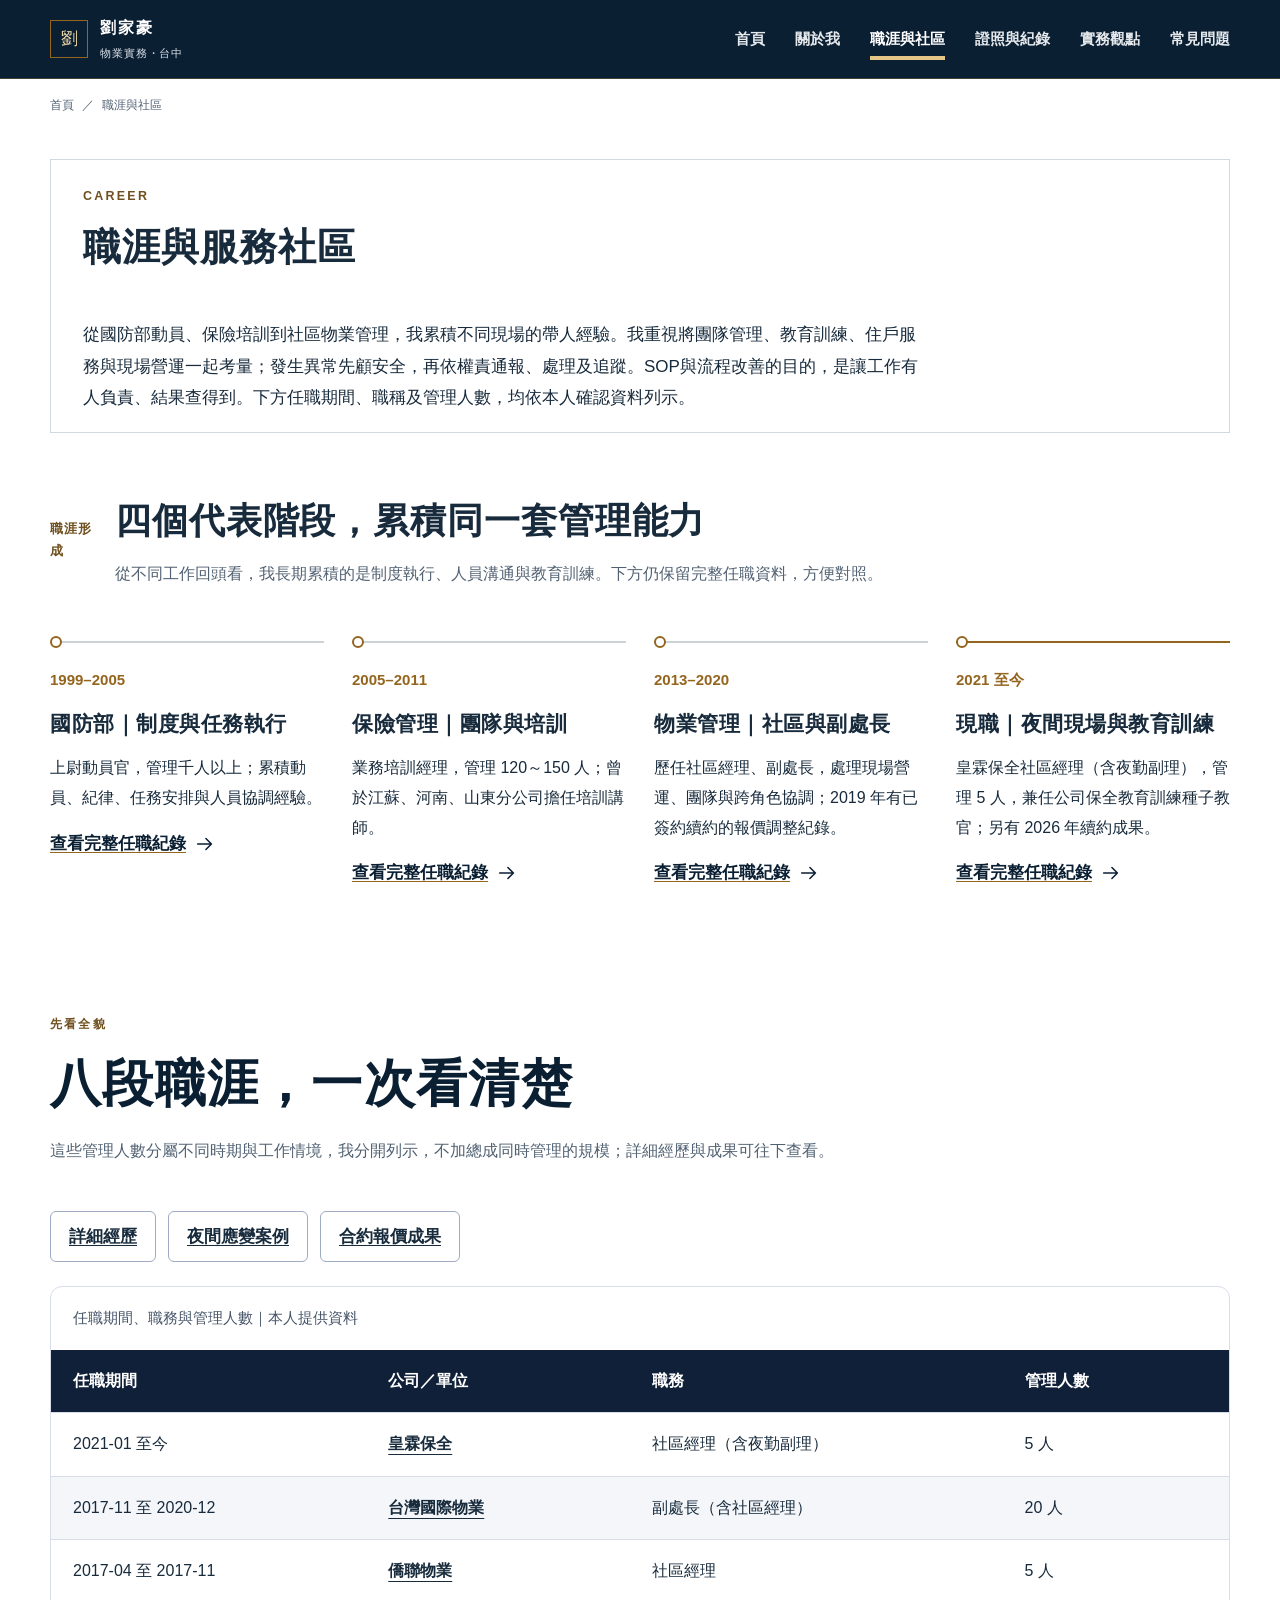
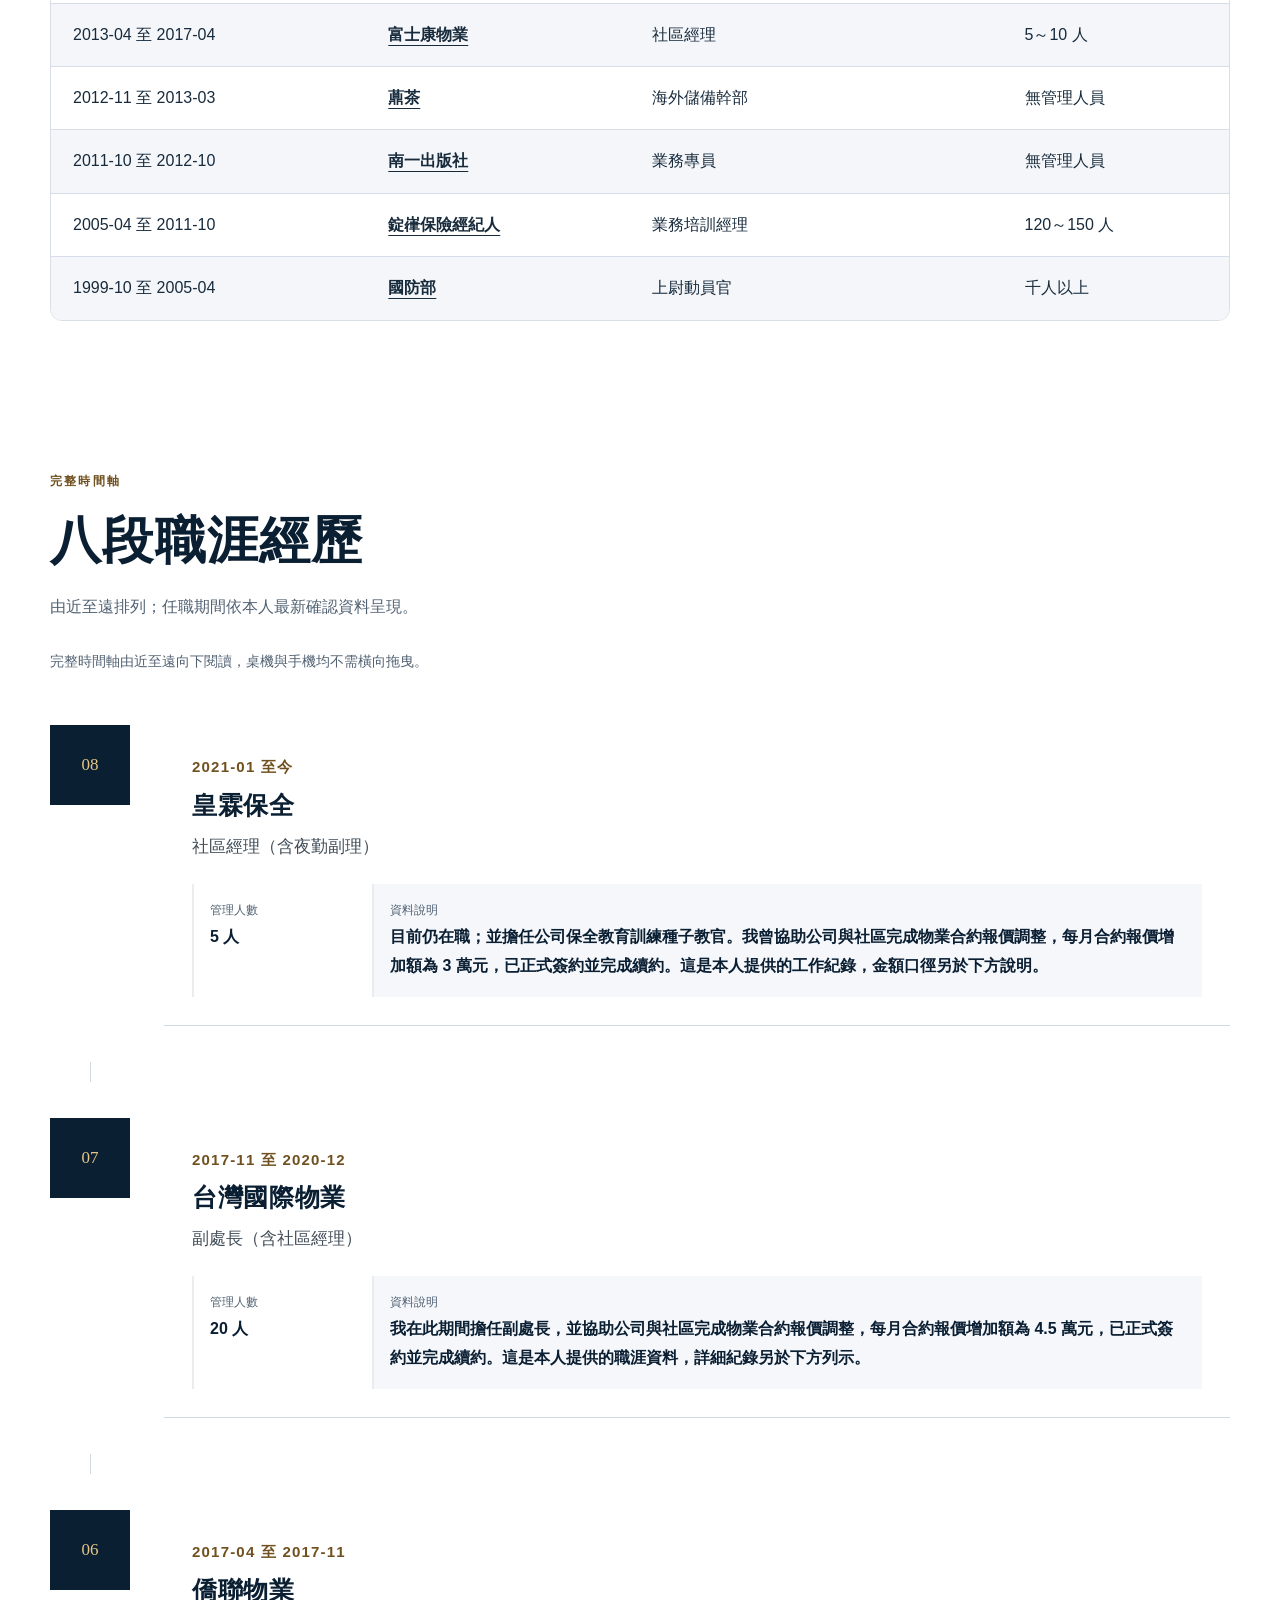
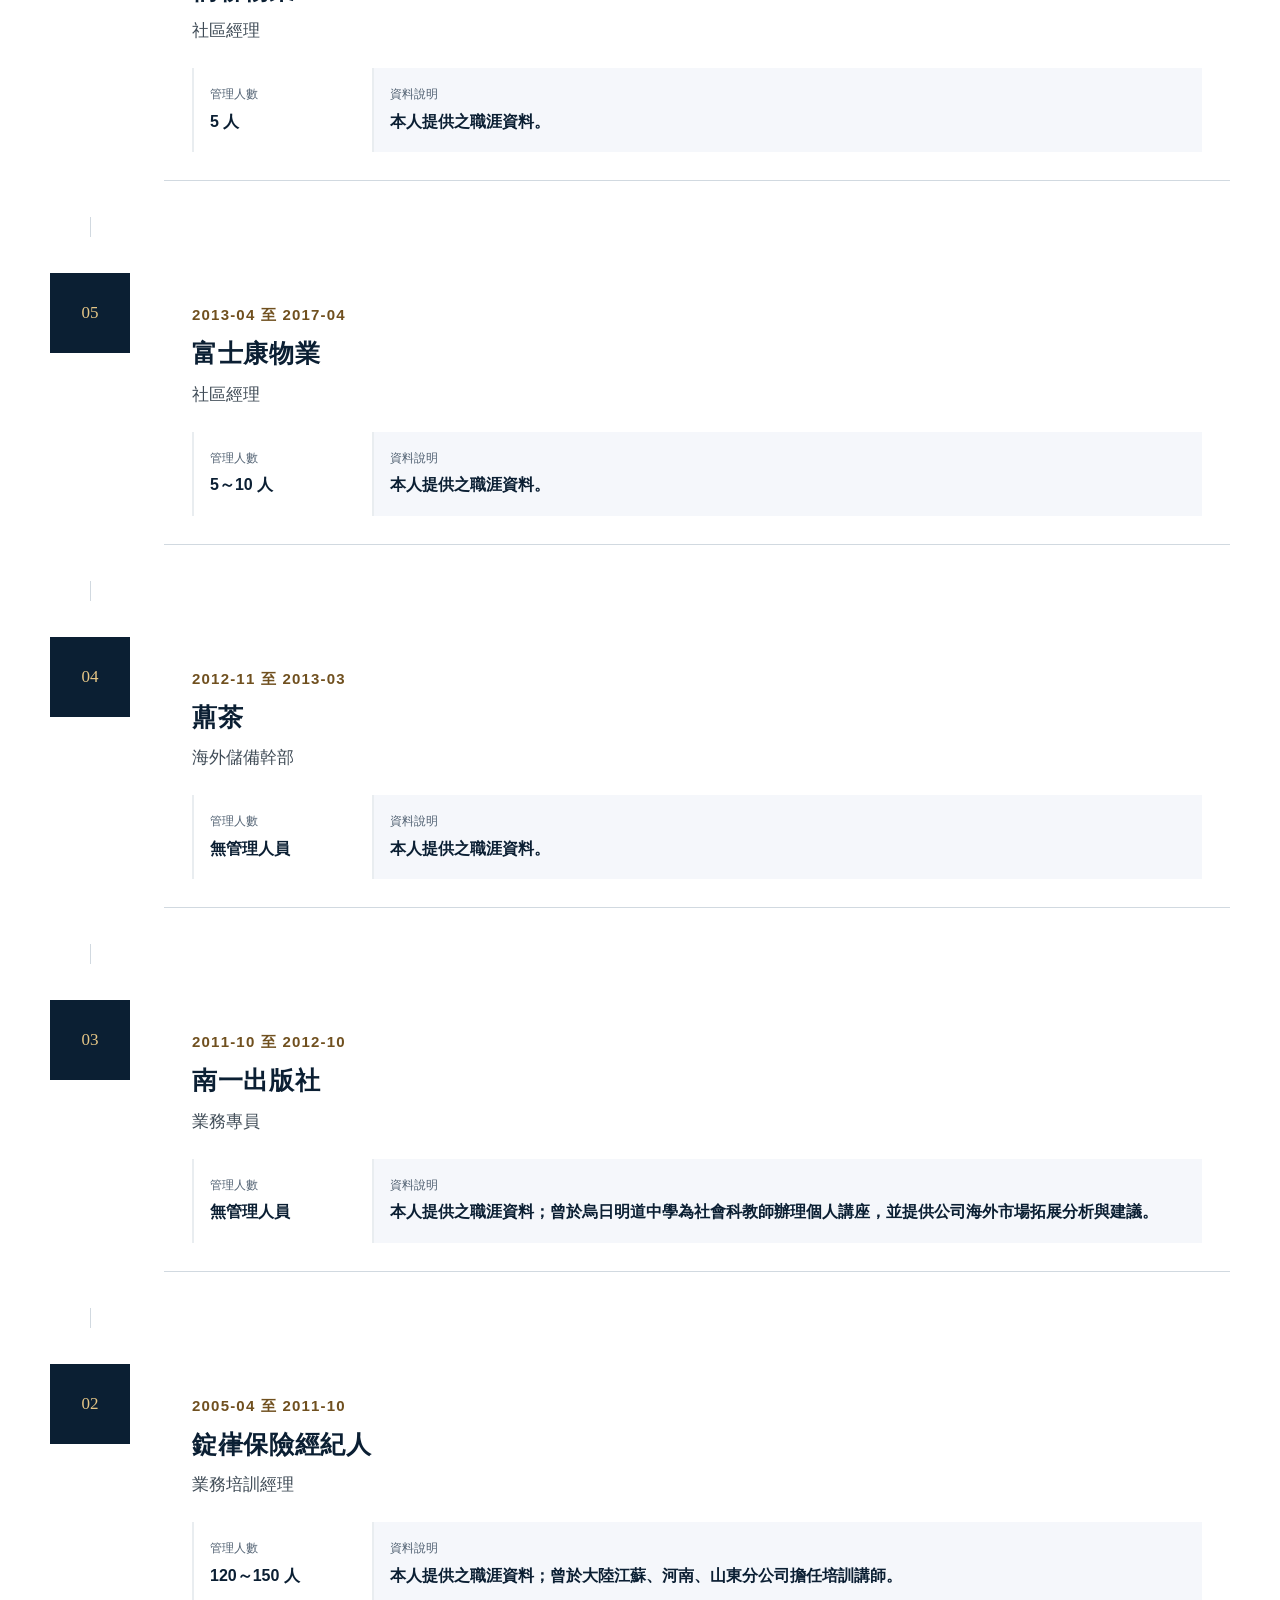
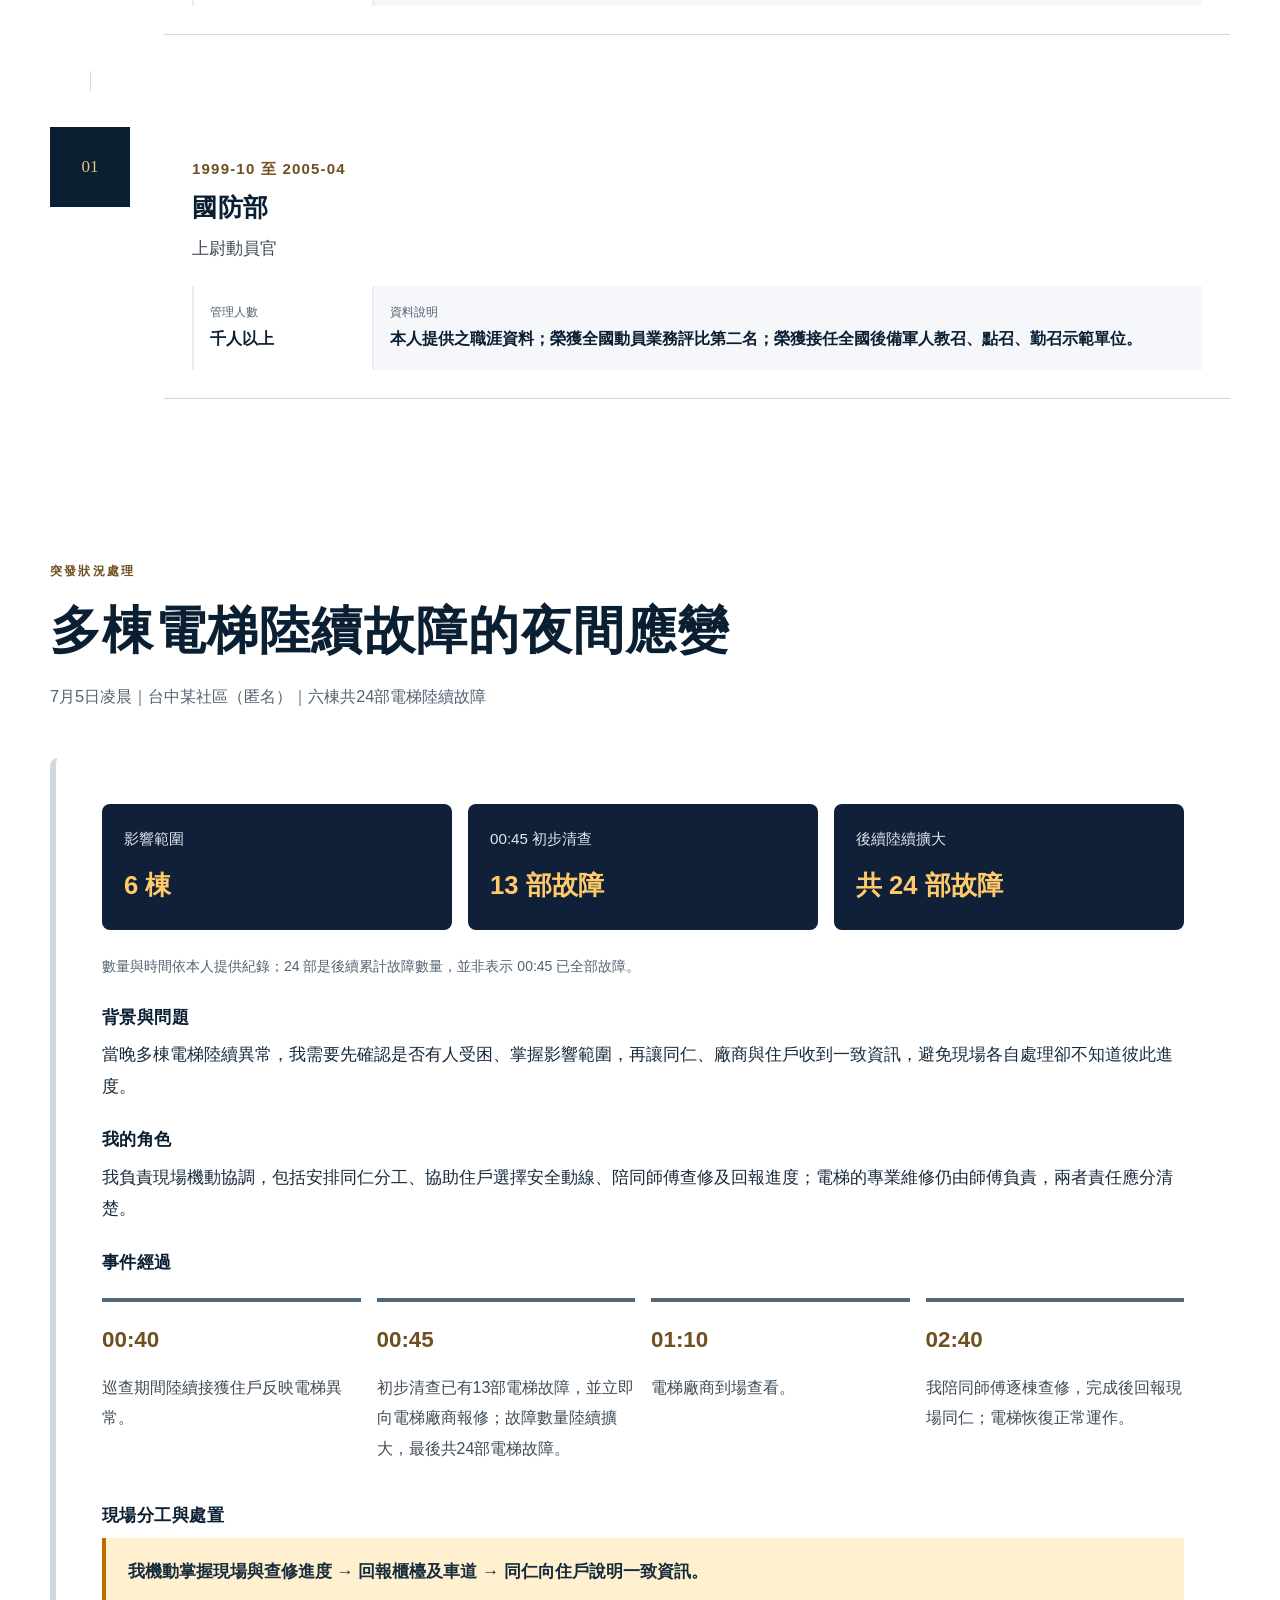
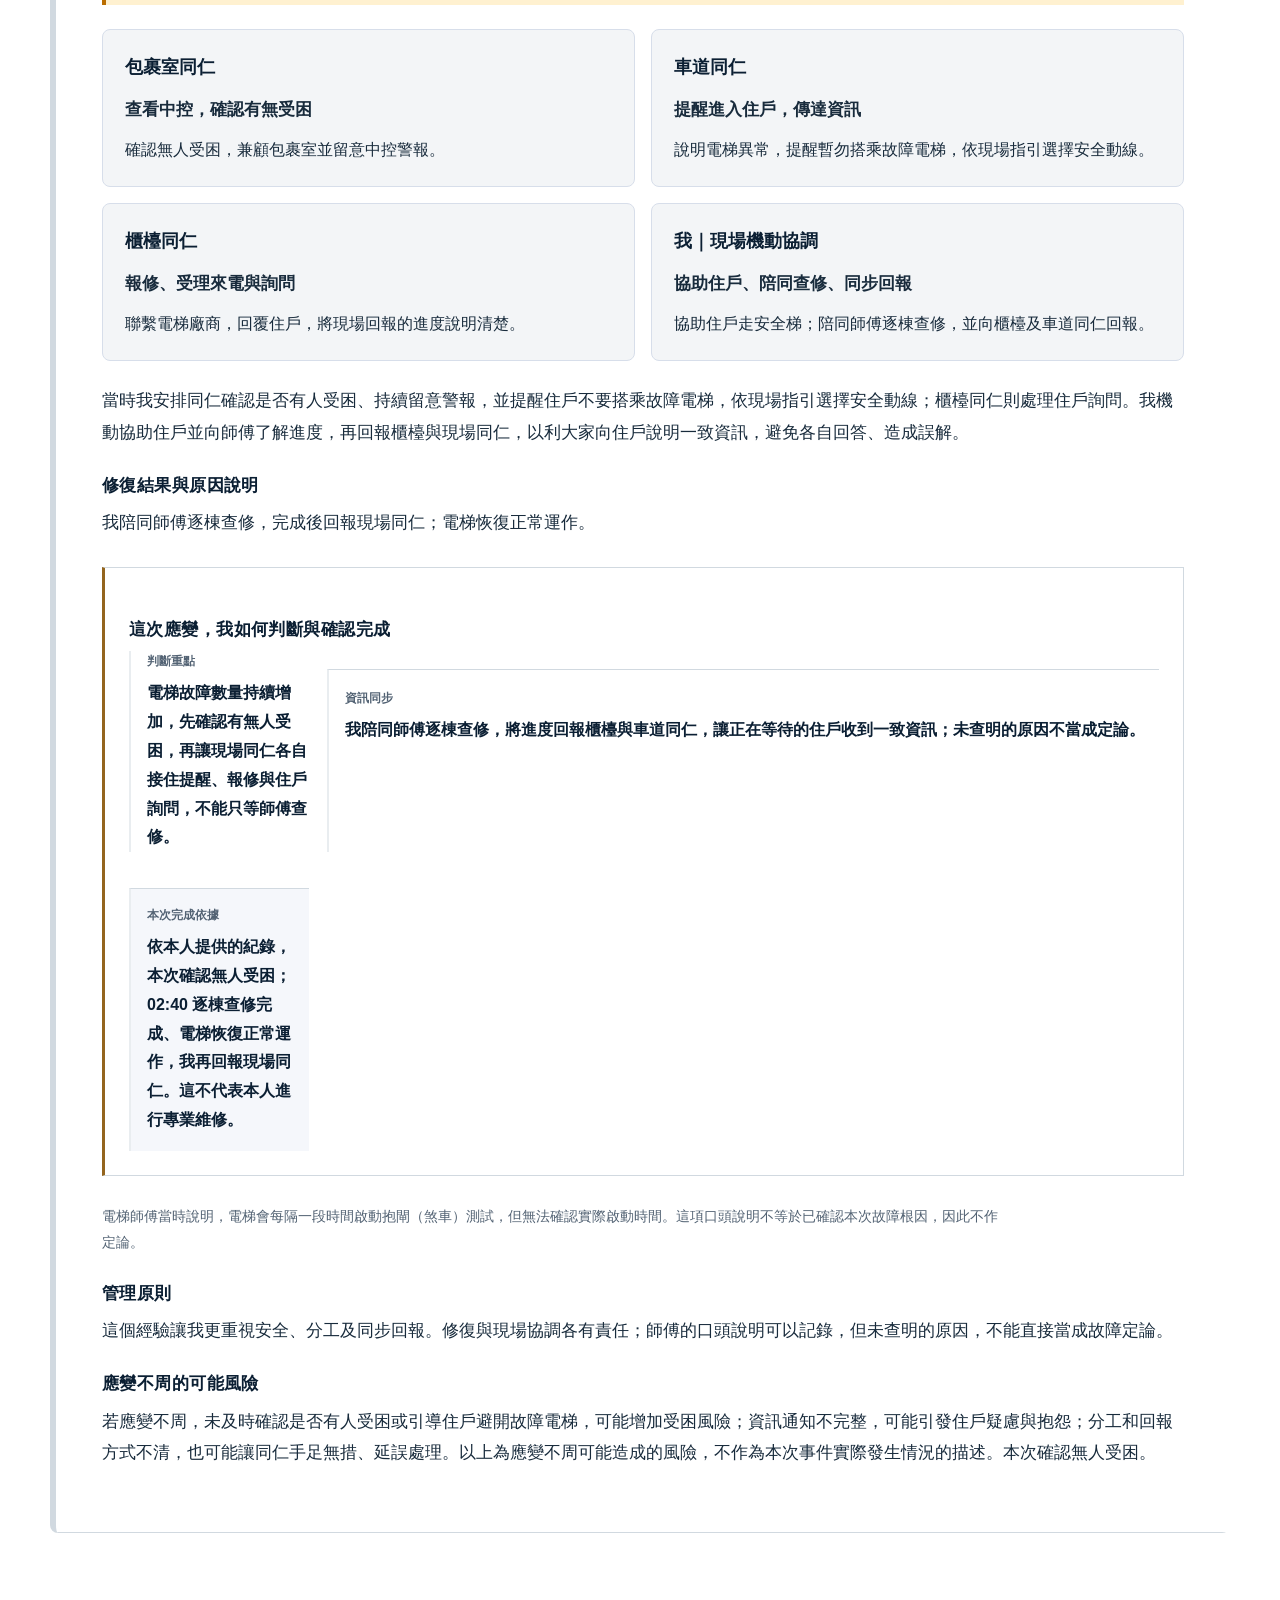
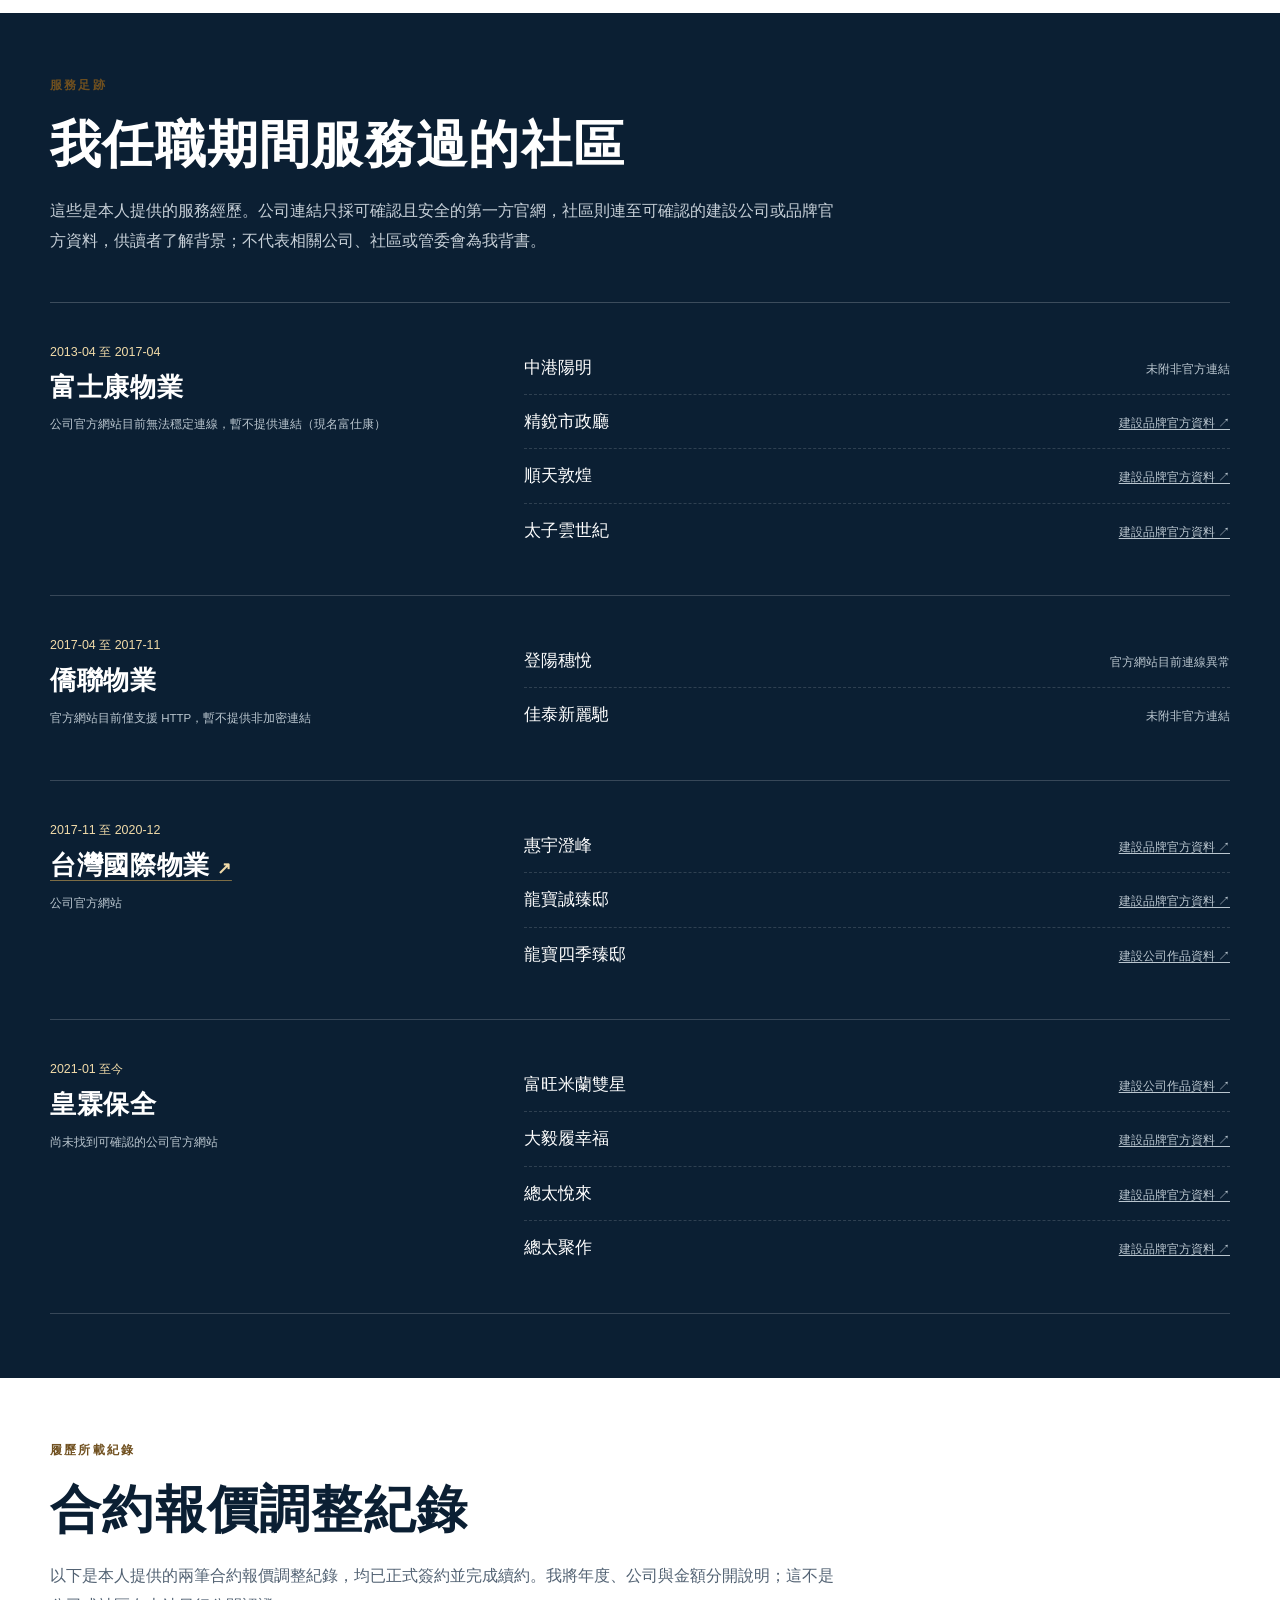
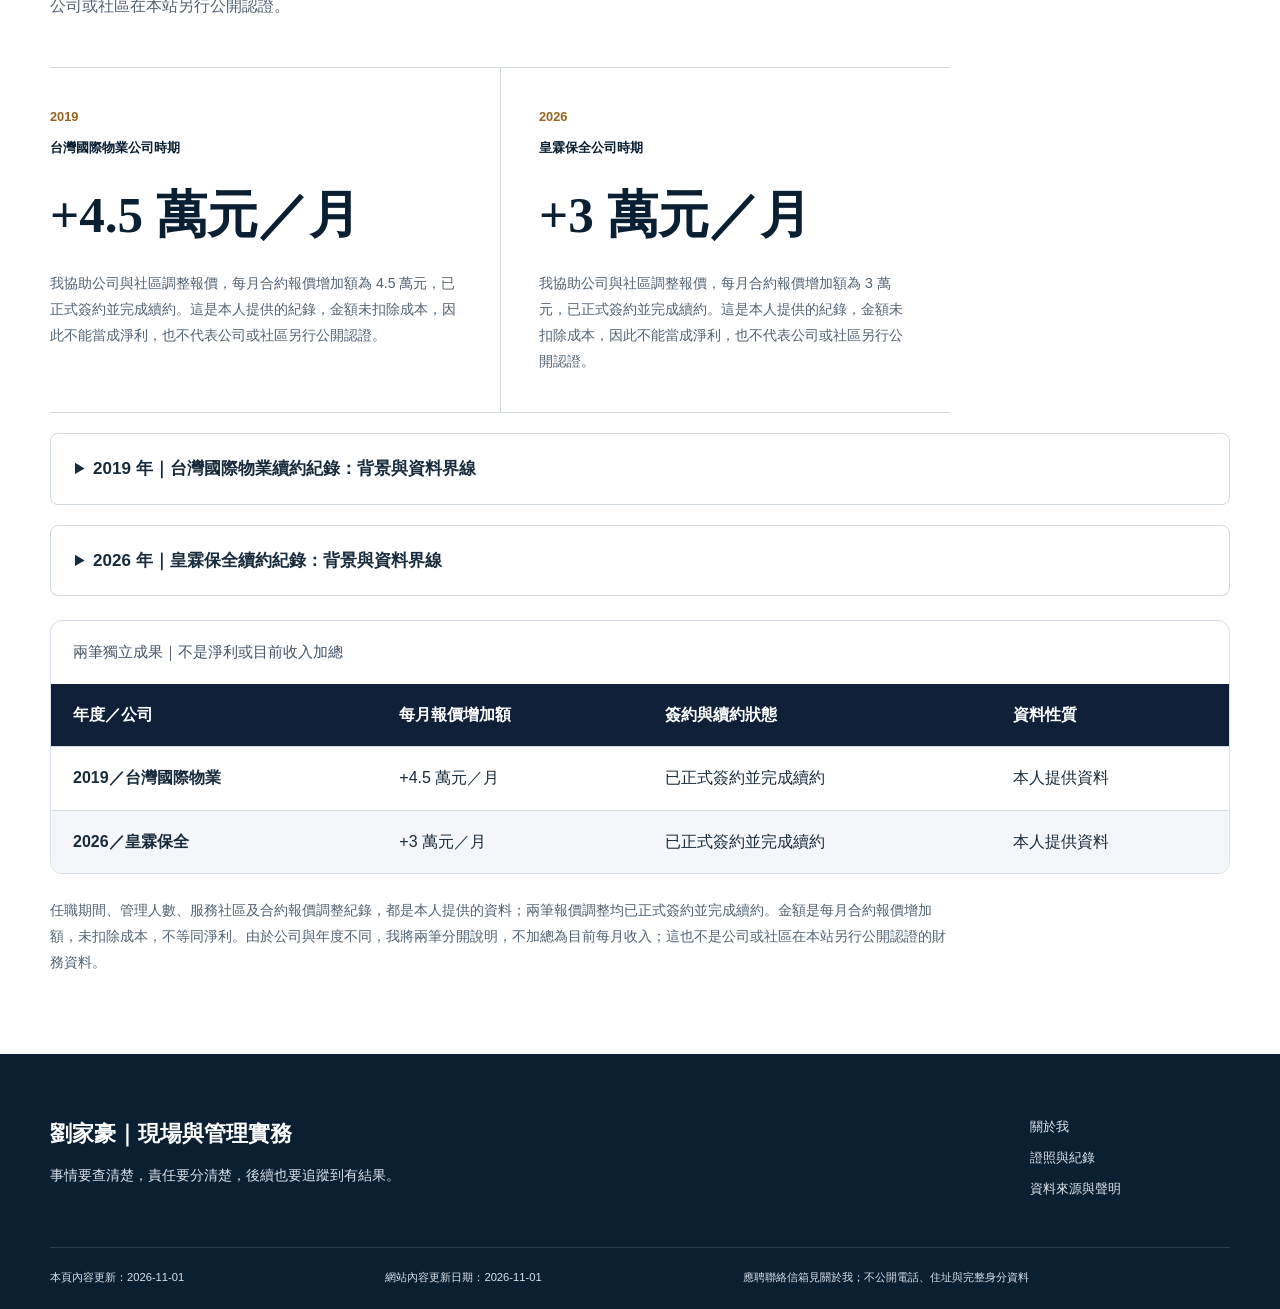
<file: career.html>
<!doctype html>
<html lang="zh-Hant">
<head>
    <meta charset="utf-8">
    <meta name="viewport" content="width=device-width, initial-scale=1">
    <title>職涯與服務社區｜劉家豪</title>
    <meta name="description" content="劉家豪自國防部、保險培訓至台中社區經理的職涯經歷，並分享多棟電梯異常事件中的現場應變、住戶引導與廠商進度追蹤。">
    <meta name="author" content="劉家豪">
    <meta name="robots" content="index,follow,max-image-preview:large,max-snippet:-1,max-video-preview:-1">
    <link rel="canonical" href="https://a0928463187-star.github.io/career.html">
    <meta property="og:locale" content="zh_TW">
    <meta property="og:type" content="website">
    <meta property="og:title" content="職涯與服務社區｜劉家豪">
    <meta property="og:description" content="劉家豪自國防部、保險培訓至台中社區經理的職涯經歷，並分享多棟電梯異常事件中的現場應變、住戶引導與廠商進度追蹤。">
    <meta property="og:url" content="https://a0928463187-star.github.io/career.html">
    <meta property="og:site_name" content="劉家豪｜現場營運・物業管理・團隊管理實務工作者">
    <meta property="og:image" content="https://a0928463187-star.github.io/assets/images/site/liu-chia-hao-portrait-20261007.webp">
    <meta property="og:image:alt" content="劉家豪個人專業照片">
    <meta name="twitter:card" content="summary_large_image">
    <meta name="twitter:title" content="職涯與服務社區｜劉家豪">
    <meta name="twitter:description" content="劉家豪自國防部、保險培訓至台中社區經理的職涯經歷，並分享多棟電梯異常事件中的現場應變、住戶引導與廠商進度追蹤。">
    <meta name="twitter:image" content="https://a0928463187-star.github.io/assets/images/site/liu-chia-hao-portrait-20261007.webp">
    <meta name="theme-color" content="#0b1f33">
    <link rel="icon" href="assets/icons/favicon.svg" type="image/svg+xml">
    <link rel="manifest" href="site.webmanifest">
    <link rel="stylesheet" href="assets/css/styles.css?v=20261002">
    <link rel="stylesheet" href="assets/css/recruiter.css?v=20261001-consistency1">
    <link rel="stylesheet" href="assets/css/work.css?v=20261107-interactions1">
    <script type="application/ld+json">{"@context":"https://schema.org","@type":"BreadcrumbList","itemListElement":[{"@type":"ListItem","position":1,"name":"首頁","item":"https://a0928463187-star.github.io/"},{"@type":"ListItem","position":2,"name":"職涯與社區","item":"https://a0928463187-star.github.io/career.html"}]}</script>
</head>
<body class="page-career">

  <a class="skip-link" href="#main">跳到主要內容</a>
  <header class="site-header" data-site-header>
    <div class="header-inner shell">
      <a class="brand" href="index.html" aria-label="劉家豪個人網站首頁">
        <span class="brand-mark" aria-hidden="true">劉</span>
        <span><strong>劉家豪</strong><small>物業實務・台中</small></span>
      </a>
      <button class="nav-toggle" type="button" aria-expanded="false" aria-controls="primary-nav">
        <span class="sr-only">開啟導覽選單</span>
        <span></span><span></span><span></span>
      </button>
      <nav class="primary-nav" id="primary-nav" aria-label="主要導覽"><a href="index.html">首頁</a><a href="about.html">關於我</a><a href="career.html" aria-current="page">職涯與社區</a><a href="credentials.html">證照與紀錄</a><a href="articles.html">實務觀點</a><a href="faq.html">常見問題</a></nav>
    </div>
  </header>
<nav class="breadcrumbs shell" aria-label="麵包屑"><a href="index.html">首頁</a><span aria-hidden="true">／</span><span aria-current="page">職涯與社區</span></nav>
<main id="main">
    <header class="page-banner shell">
    <div class="page-banner-main"><p class="eyebrow">Career</p><h1>職涯與服務社區</h1></div>
    <p class="page-banner-intro">從國防部動員、保險培訓到社區物業管理，我累積不同現場的帶人經驗。我重視將團隊管理、教育訓練、住戶服務與現場營運一起考量；發生異常先顧安全，再依權責通報、處理及追蹤。SOP與流程改善的目的，是讓工作有人負責、結果查得到。下方任職期間、職稱及管理人數，均依本人確認資料列示。</p>
  </header>
    <section class="shell work-section career-stages"><header class="work-heading"><span>職涯形成</span><div><h2>四個代表階段，累積同一套管理能力</h2><p>從不同工作回頭看，我長期累積的是制度執行、人員溝通與教育訓練。下方仍保留完整任職資料，方便對照。</p></div></header>
    <ol class="stage-list"><li><time>1999–2005</time><div><h3>國防部｜制度與任務執行</h3><p>上尉動員官，管理千人以上；累積動員、紀律、任務安排與人員協調經驗。</p><a class="text-link" href="#career-detail-8">查看完整任職紀錄 <svg class="link-arrow" viewBox="0 0 24 24" aria-hidden="true"><path d="M4 12h15m-6-6 6 6-6 6" fill="none" stroke="currentColor" stroke-width="1.7" stroke-linecap="round" stroke-linejoin="round"/></svg></a></div></li><li><time>2005–2011</time><div><h3>保險管理｜團隊與培訓</h3><p>業務培訓經理，管理 120～150 人；曾於江蘇、河南、山東分公司擔任培訓講師。</p><a class="text-link" href="#career-detail-7">查看完整任職紀錄 <svg class="link-arrow" viewBox="0 0 24 24" aria-hidden="true"><path d="M4 12h15m-6-6 6 6-6 6" fill="none" stroke="currentColor" stroke-width="1.7" stroke-linecap="round" stroke-linejoin="round"/></svg></a></div></li><li><time>2013–2020</time><div><h3>物業管理｜社區與副處長</h3><p>歷任社區經理、副處長，處理現場營運、團隊與跨角色協調；2019 年有已簽約續約的報價調整紀錄。</p><a class="text-link" href="#career-detail-2">查看完整任職紀錄 <svg class="link-arrow" viewBox="0 0 24 24" aria-hidden="true"><path d="M4 12h15m-6-6 6 6-6 6" fill="none" stroke="currentColor" stroke-width="1.7" stroke-linecap="round" stroke-linejoin="round"/></svg></a></div></li><li><time>2021 至今</time><div><h3>現職｜夜間現場與教育訓練</h3><p>皇霖保全社區經理（含夜勤副理），管理 5 人，兼任公司保全教育訓練種子教官；另有 2026 年續約成果。</p><a class="text-link" href="#career-detail-1">查看完整任職紀錄 <svg class="link-arrow" viewBox="0 0 24 24" aria-hidden="true"><path d="M4 12h15m-6-6 6 6-6 6" fill="none" stroke="currentColor" stroke-width="1.7" stroke-linecap="round" stroke-linejoin="round"/></svg></a></div></li></ol></section>
    <section class="shell section-pad" id="career-overview"><div class="section-heading"><p class="eyebrow">先看全貌</p><h2>八段職涯，一次看清楚</h2><p>這些管理人數分屬不同時期與工作情境，我分開列示，不加總成同時管理的規模；詳細經歷與成果可往下查看。</p></div>
      <nav class="section-jumps" aria-label="職涯重點"><a href="#career-timeline">詳細經歷</a><a href="#emergency-response">夜間應變案例</a><a href="#contract-results">合約報價成果</a></nav>
      <div class="table-scroll" tabindex="0" role="region" aria-label="八段職涯總覽，可左右捲動"><table class="evidence-table"><caption>任職期間、職務與管理人數｜本人提供資料</caption><thead><tr><th scope="col">任職期間</th><th scope="col">公司／單位</th><th scope="col">職務</th><th scope="col">管理人數</th></tr></thead><tbody><tr><td>2021-01 至今</td><th scope="row"><a href="#career-detail-1">皇霖保全</a></th><td>社區經理（含夜勤副理）</td><td>5 人</td></tr><tr><td>2017-11 至 2020-12</td><th scope="row"><a href="#career-detail-2">台灣國際物業</a></th><td>副處長（含社區經理）</td><td>20 人</td></tr><tr><td>2017-04 至 2017-11</td><th scope="row"><a href="#career-detail-3">僑聯物業</a></th><td>社區經理</td><td>5 人</td></tr><tr><td>2013-04 至 2017-04</td><th scope="row"><a href="#career-detail-4">富士康物業</a></th><td>社區經理</td><td>5～10 人</td></tr><tr><td>2012-11 至 2013-03</td><th scope="row"><a href="#career-detail-5">薡茶</a></th><td>海外儲備幹部</td><td>無管理人員</td></tr><tr><td>2011-10 至 2012-10</td><th scope="row"><a href="#career-detail-6">南一出版社</a></th><td>業務專員</td><td>無管理人員</td></tr><tr><td>2005-04 至 2011-10</td><th scope="row"><a href="#career-detail-7">錠嵂保險經紀人</a></th><td>業務培訓經理</td><td>120～150 人</td></tr><tr><td>1999-10 至 2005-04</td><th scope="row"><a href="#career-detail-8">國防部</a></th><td>上尉動員官</td><td>千人以上</td></tr></tbody></table></div>
    </section>
    <section class="shell section-pad timeline-section"><div class="section-heading"><p class="eyebrow">完整時間軸</p><h2>八段職涯經歷</h2><p>由近至遠排列；任職期間依本人最新確認資料呈現。</p></div>
      <p class="fine-print">完整時間軸由近至遠向下閱讀，桌機與手機均不需橫向拖曳。</p>
      <div class="timeline" id="career-timeline" aria-label="職涯時間軸，依由近至遠排列"><article class="timeline-item career-card" id="career-detail-1">
      <div class="timeline-marker"><span>08</span></div>
      <div class="timeline-content">
        <p class="timeline-period">2021-01 至今</p>
        <h2>皇霖保全</h2>
        <p class="timeline-role">社區經理（含夜勤副理）</p>
        <dl><div><dt>管理人數</dt><dd>5 人</dd></div><div><dt>資料說明</dt><dd>目前仍在職；並擔任公司保全教育訓練種子教官。我曾協助公司與社區完成物業合約報價調整，每月合約報價增加額為 3 萬元，已正式簽約並完成續約。這是本人提供的工作紀錄，金額口徑另於下方說明。</dd></div></dl>
      </div>
    </article><article class="timeline-item career-card" id="career-detail-2">
      <div class="timeline-marker"><span>07</span></div>
      <div class="timeline-content">
        <p class="timeline-period">2017-11 至 2020-12</p>
        <h2>台灣國際物業</h2>
        <p class="timeline-role">副處長（含社區經理）</p>
        <dl><div><dt>管理人數</dt><dd>20 人</dd></div><div><dt>資料說明</dt><dd>我在此期間擔任副處長，並協助公司與社區完成物業合約報價調整，每月合約報價增加額為 4.5 萬元，已正式簽約並完成續約。這是本人提供的職涯資料，詳細紀錄另於下方列示。</dd></div></dl>
      </div>
    </article><article class="timeline-item career-card" id="career-detail-3">
      <div class="timeline-marker"><span>06</span></div>
      <div class="timeline-content">
        <p class="timeline-period">2017-04 至 2017-11</p>
        <h2>僑聯物業</h2>
        <p class="timeline-role">社區經理</p>
        <dl><div><dt>管理人數</dt><dd>5 人</dd></div><div><dt>資料說明</dt><dd>本人提供之職涯資料。</dd></div></dl>
      </div>
    </article><article class="timeline-item career-card" id="career-detail-4">
      <div class="timeline-marker"><span>05</span></div>
      <div class="timeline-content">
        <p class="timeline-period">2013-04 至 2017-04</p>
        <h2>富士康物業</h2>
        <p class="timeline-role">社區經理</p>
        <dl><div><dt>管理人數</dt><dd>5～10 人</dd></div><div><dt>資料說明</dt><dd>本人提供之職涯資料。</dd></div></dl>
      </div>
    </article><article class="timeline-item career-card" id="career-detail-5">
      <div class="timeline-marker"><span>04</span></div>
      <div class="timeline-content">
        <p class="timeline-period">2012-11 至 2013-03</p>
        <h2>薡茶</h2>
        <p class="timeline-role">海外儲備幹部</p>
        <dl><div><dt>管理人數</dt><dd>無管理人員</dd></div><div><dt>資料說明</dt><dd>本人提供之職涯資料。</dd></div></dl>
      </div>
    </article><article class="timeline-item career-card" id="career-detail-6">
      <div class="timeline-marker"><span>03</span></div>
      <div class="timeline-content">
        <p class="timeline-period">2011-10 至 2012-10</p>
        <h2>南一出版社</h2>
        <p class="timeline-role">業務專員</p>
        <dl><div><dt>管理人數</dt><dd>無管理人員</dd></div><div><dt>資料說明</dt><dd>本人提供之職涯資料；曾於烏日明道中學為社會科教師辦理個人講座，並提供公司海外市場拓展分析與建議。</dd></div></dl>
      </div>
    </article><article class="timeline-item career-card" id="career-detail-7">
      <div class="timeline-marker"><span>02</span></div>
      <div class="timeline-content">
        <p class="timeline-period">2005-04 至 2011-10</p>
        <h2>錠嵂保險經紀人</h2>
        <p class="timeline-role">業務培訓經理</p>
        <dl><div><dt>管理人數</dt><dd>120～150 人</dd></div><div><dt>資料說明</dt><dd>本人提供之職涯資料；曾於大陸江蘇、河南、山東分公司擔任培訓講師。</dd></div></dl>
      </div>
    </article><article class="timeline-item career-card" id="career-detail-8">
      <div class="timeline-marker"><span>01</span></div>
      <div class="timeline-content">
        <p class="timeline-period">1999-10 至 2005-04</p>
        <h2>國防部</h2>
        <p class="timeline-role">上尉動員官</p>
        <dl><div><dt>管理人數</dt><dd>千人以上</dd></div><div><dt>資料說明</dt><dd>本人提供之職涯資料；榮獲全國動員業務評比第二名；榮獲接任全國後備軍人教召、點召、勤召示範單位。</dd></div></dl>
      </div>
    </article></div>
    </section>
    <section class="shell section-pad" id="emergency-response" aria-labelledby="emergency-case-title">
      <div class="section-heading"><p class="eyebrow">突發狀況處理</p><h2 id="emergency-case-title">多棟電梯陸續故障的夜間應變</h2><p><time datetime="2026-07-05">7月5日凌晨</time>｜台中某社區（匿名）｜六棟共24部電梯陸續故障</p></div>
      <article class="career-card incident-case"><div class="timeline-content">
        <dl class="incident-stats"><div><dt>影響範圍</dt><dd>6 棟</dd></div><div><dt>00:45 初步清查</dt><dd>13 部故障</dd></div><div><dt>後續陸續擴大</dt><dd>共 24 部故障</dd></div></dl>
        <p class="fine-print">數量與時間依本人提供紀錄；24 部是後續累計故障數量，並非表示 00:45 已全部故障。</p>
        <h3>背景與問題</h3><p>當晚多棟電梯陸續異常，我需要先確認是否有人受困、掌握影響範圍，再讓同仁、廠商與住戶收到一致資訊，避免現場各自處理卻不知道彼此進度。</p><h3>我的角色</h3><p>我負責現場機動協調，包括安排同仁分工、協助住戶選擇安全動線、陪同師傅查修及回報進度；電梯的專業維修仍由師傅負責，兩者責任應分清楚。</p><h3>事件經過</h3><ol class="incident-milestones"><li><time datetime="00:40">00:40</time><span>巡查期間陸續接獲住戶反映電梯異常。</span></li><li><time datetime="00:45">00:45</time><span>初步清查已有13部電梯故障，並立即向電梯廠商報修；故障數量陸續擴大，最後共24部電梯故障。</span></li><li><time datetime="01:10">01:10</time><span>電梯廠商到場查看。</span></li><li><time datetime="02:40">02:40</time><span>我陪同師傅逐棟查修，完成後回報現場同仁；電梯恢復正常運作。</span></li></ol>
        <h3>現場分工與處置</h3><p class="coordination-lead">我機動掌握現場與查修進度 → 回報櫃檯及車道 → 同仁向住戶說明一致資訊。</p><div class="role-grid"><section class="role-card"><h4>包裹室同仁</h4><strong>查看中控，確認有無受困</strong><p>確認無人受困，兼顧包裹室並留意中控警報。</p></section><section class="role-card"><h4>車道同仁</h4><strong>提醒進入住戶，傳達資訊</strong><p>說明電梯異常，提醒暫勿搭乘故障電梯，依現場指引選擇安全動線。</p></section><section class="role-card"><h4>櫃檯同仁</h4><strong>報修、受理來電與詢問</strong><p>聯繫電梯廠商，回覆住戶，將現場回報的進度說明清楚。</p></section><section class="role-card"><h4>我｜現場機動協調</h4><strong>協助住戶、陪同查修、同步回報</strong><p>協助住戶走安全梯；陪同師傅逐棟查修，並向櫃檯及車道同仁回報。</p></section></div><p>當時我安排同仁確認是否有人受困、持續留意警報，並提醒住戶不要搭乘故障電梯，依現場指引選擇安全動線；櫃檯同仁則處理住戶詢問。我機動協助住戶並向師傅了解進度，再回報櫃檯與現場同仁，以利大家向住戶說明一致資訊，避免各自回答、造成誤解。</p>
        <h3>修復結果與原因說明</h3><p>我陪同師傅逐棟查修，完成後回報現場同仁；電梯恢復正常運作。</p>
        <section class="case-record-note" id="incident-decisions" aria-labelledby="incident-decisions-title"><h3 id="incident-decisions-title">這次應變，我如何判斷與確認完成</h3><dl class="case-evidence-points"><div><dt>判斷重點</dt><dd>電梯故障數量持續增加，先確認有無人受困，再讓現場同仁各自接住提醒、報修與住戶詢問，不能只等師傅查修。</dd></div><div><dt>資訊同步</dt><dd>我陪同師傅逐棟查修，將進度回報櫃檯與車道同仁，讓正在等待的住戶收到一致資訊；未查明的原因不當成定論。</dd></div><div><dt>本次完成依據</dt><dd>依本人提供的紀錄，本次確認無人受困；02:40 逐棟查修完成、電梯恢復正常運作，我再回報現場同仁。這不代表本人進行專業維修。</dd></div></dl></section>
        <p class="fine-print">電梯師傅當時說明，電梯會每隔一段時間啟動抱閘（煞車）測試，但無法確認實際啟動時間。這項口頭說明不等於已確認本次故障根因，因此不作定論。</p>
        <h3>管理原則</h3><p>這個經驗讓我更重視安全、分工及同步回報。修復與現場協調各有責任；師傅的口頭說明可以記錄，但未查明的原因，不能直接當成故障定論。</p><h3>應變不周的可能風險</h3><p>若應變不周，未及時確認是否有人受困或引導住戶避開故障電梯，可能增加受困風險；資訊通知不完整，可能引發住戶疑慮與抱怨；分工和回報方式不清，也可能讓同仁手足無措、延誤處理。以上為應變不周可能造成的風險，不作為本次事件實際發生情況的描述。本次確認無人受困。</p>
      </div></article>
    </section>
    <section class="community-section section-pad"><div class="shell"><div class="section-heading"><p class="eyebrow">服務足跡</p><h2>我任職期間服務過的社區</h2><p>這些是本人提供的服務經歷。公司連結只採可確認且安全的第一方官網，社區則連至可確認的建設公司或品牌官方資料，供讀者了解背景；不代表相關公司、社區或管委會為我背書。</p></div>
      <div class="community-list"><section class="community-group">
      <header>
        <p class="community-period">2013-04 至 2017-04</p>
        <h3>富士康物業</h3>
        <p class="company-site-status">公司官方網站目前無法穩定連線，暫不提供連結（現名富仕康）</p>
      </header>
      <ul><li><span>中港陽明</span><small>未附非官方連結</small></li><li><span>精銳市政廳</span><a href="https://www.jinray.com.tw/about" target="_blank" rel="noopener noreferrer">建設品牌官方資料 ↗</a></li><li><span>順天敦煌</span><a href="https://www.sweeten.com.tw/about/" target="_blank" rel="noopener noreferrer">建設品牌官方資料 ↗</a></li><li><span>太子雲世紀</span><a href="https://www.prince.com.tw/about/index.html" target="_blank" rel="noopener noreferrer">建設品牌官方資料 ↗</a></li></ul>
    </section><section class="community-group">
      <header>
        <p class="community-period">2017-04 至 2017-11</p>
        <h3>僑聯物業</h3>
        <p class="company-site-status">官方網站目前僅支援 HTTP，暫不提供非加密連結</p>
      </header>
      <ul><li><span>登陽穗悅</span><small>官方網站目前連線異常</small></li><li><span>佳泰新麗馳</span><small>未附非官方連結</small></li></ul>
    </section><section class="community-group">
      <header>
        <p class="community-period">2017-11 至 2020-12</p>
        <h3><a class="company-site-link" href="https://www.twibm.com.tw/" target="_blank" rel="noopener noreferrer" aria-label="前往台灣國際物業官方網站（另開新視窗）">台灣國際物業 <span aria-hidden="true">↗</span></a></h3>
        <p class="company-site-status">公司官方網站</p>
      </header>
      <ul><li><span>惠宇澄峰</span><a href="https://www.huyuu.com.tw/" target="_blank" rel="noopener noreferrer">建設品牌官方資料 ↗</a></li><li><span>龍寶誠臻邸</span><a href="https://www.lpd.com.tw/" target="_blank" rel="noopener noreferrer">建設品牌官方資料 ↗</a></li><li><span>龍寶四季臻邸</span><a href="https://www.lpd.com.tw/portfolio-content.php?ID=107" target="_blank" rel="noopener noreferrer">建設公司作品資料 ↗</a></li></ul>
    </section><section class="community-group">
      <header>
        <p class="community-period">2021-01 至今</p>
        <h3>皇霖保全</h3>
        <p class="company-site-status">尚未找到可確認的公司官方網站</p>
      </header>
      <ul><li><span>富旺米蘭雙星</span><a href="https://www.fwgroup.com.tw/case/%E7%B1%B3%E8%98%AD%E9%9B%99%E6%98%9F/" target="_blank" rel="noopener noreferrer">建設公司作品資料 ↗</a></li><li><span>大毅履幸福</span><a href="https://dayi.com.tw/" target="_blank" rel="noopener noreferrer">建設品牌官方資料 ↗</a></li><li><span>總太悅來</span><a href="https://www.zongtai.com.tw/" target="_blank" rel="noopener noreferrer">建設品牌官方資料 ↗</a></li><li><span>總太聚作</span><a href="https://www.zongtai.com.tw/" target="_blank" rel="noopener noreferrer">建設品牌官方資料 ↗</a></li></ul>
    </section></div></div></section>
    <section class="shell section-pad" id="contract-results"><div class="section-heading"><p class="eyebrow">履歷所載紀錄</p><h2>合約報價調整紀錄</h2><p>以下是本人提供的兩筆合約報價調整紀錄，均已正式簽約並完成續約。我將年度、公司與金額分開說明；這不是公司或社區在本站另行公開認證。</p></div>
      <div class="records-grid"><article class="record-item"><span>2019</span><p class="record-company">台灣國際物業公司時期</p><strong>+4.5 萬元／月</strong><p>我協助公司與社區調整報價，每月合約報價增加額為 4.5 萬元，已正式簽約並完成續約。這是本人提供的紀錄，金額未扣除成本，因此不能當成淨利，也不代表公司或社區另行公開認證。</p></article><article class="record-item"><span>2026</span><p class="record-company">皇霖保全公司時期</p><strong>+3 萬元／月</strong><p>我協助公司與社區調整報價，每月合約報價增加額為 3 萬元，已正式簽約並完成續約。這是本人提供的紀錄，金額未扣除成本，因此不能當成淨利，也不代表公司或社區另行公開認證。</p></article></div><details class="contract-case"><summary>2019 年｜台灣國際物業續約紀錄：背景與資料界線</summary><dl>
    <div><dt>背景</dt><dd>我於台灣國際物業任職期間，協助 2019 年的合約報價調整與續約。</dd></div>
    <div><dt>問題</dt><dd>公司與社區需要協調服務合約報價及續約條件；個案成本、原始報價與條件不在這裡公開。</dd></div>
    <div><dt>我的角色</dt><dd>當時擔任副處長（含社區經理），協助公司與社區調整報價，相關經過依本人提供資料說明。</dd></div>
    <div><dt>做法</dt><dd>這筆調整已正式簽約並完成續約。詳細談判步驟、契約條款與成本未提供，故不在此補述或推算節省金額。</dd></div>
    <div><dt>結果</dt><dd>每月合約報價增加額 +4.5 萬元／月；已正式簽約並完成續約，不代表淨利。</dd></div>
    <div><dt>管理原則</dt><dd>我將年度、公司、金額與簽約狀態分開說明，讓讀者知道成果的範圍；未公開的內容，不用推測補齊。</dd></div>
  </dl></details><details class="contract-case"><summary>2026 年｜皇霖保全續約紀錄：背景與資料界線</summary><dl>
    <div><dt>背景</dt><dd>我於皇霖保全任職期間，協助 2026 年的合約報價調整與續約。</dd></div>
    <div><dt>問題</dt><dd>公司與社區需要協調服務合約報價及續約條件；個案成本、原始報價與條件不在這裡公開。</dd></div>
    <div><dt>我的角色</dt><dd>當時擔任社區經理（含夜勤副理），協助公司與社區調整報價，相關經過依本人提供資料說明。</dd></div>
    <div><dt>做法</dt><dd>這筆調整已正式簽約並完成續約。詳細談判步驟、契約條款與成本未提供，故不在此補述或推算節省金額。</dd></div>
    <div><dt>結果</dt><dd>每月合約報價增加額 +3 萬元／月；已正式簽約並完成續約，不代表淨利。</dd></div>
    <div><dt>管理原則</dt><dd>我將年度、公司、金額與簽約狀態分開說明，讓讀者知道成果的範圍；未公開的內容，不用推測補齊。</dd></div>
  </dl></details><div class="table-scroll" tabindex="0" role="region" aria-label="合約成果比較表，可左右捲動"><table class="evidence-table"><caption>兩筆獨立成果｜不是淨利或目前收入加總</caption><thead><tr><th scope="col">年度／公司</th><th scope="col">每月報價增加額</th><th scope="col">簽約與續約狀態</th><th scope="col">資料性質</th></tr></thead><tbody><tr><th scope="row">2019／台灣國際物業</th><td>+4.5 萬元／月</td><td>已正式簽約並完成續約</td><td>本人提供資料</td></tr><tr><th scope="row">2026／皇霖保全</th><td>+3 萬元／月</td><td>已正式簽約並完成續約</td><td>本人提供資料</td></tr></tbody></table></div><p class="fine-print">任職期間、管理人數、服務社區及合約報價調整紀錄，都是本人提供的資料；兩筆報價調整均已正式簽約並完成續約。金額是每月合約報價增加額，未扣除成本，不等同淨利。由於公司與年度不同，我將兩筆分開說明，不加總為目前每月收入；這也不是公司或社區在本站另行公開認證的財務資料。</p>
    </section></main>

  <footer class="site-footer">
    <div class="shell footer-grid">
      <div>
        <a class="footer-brand" href="index.html">劉家豪｜現場與管理實務</a>
        <p>事情要查清楚，責任要分清楚，後續也要追蹤到有結果。</p>
      </div>
      <nav aria-label="頁尾導覽">
        <a href="about.html">關於我</a>
        <a href="credentials.html">證照與紀錄</a>
        <a href="sources.html">資料來源與聲明</a>
      </nav>
    </div>
    <div class="shell footer-meta">
      <span>本頁內容更新：2026-11-01</span>
      <span>網站內容更新日期：2026-11-01</span>
      <span>應聘聯絡信箱見關於我；不公開電話、住址與完整身分資料</span>
      <span aria-live="polite" data-copy-status></span>
    </div>
  </footer>
  <script src="assets/js/main.js?v=20261107-interactions1" defer></script>
</body>
</html>
</file>
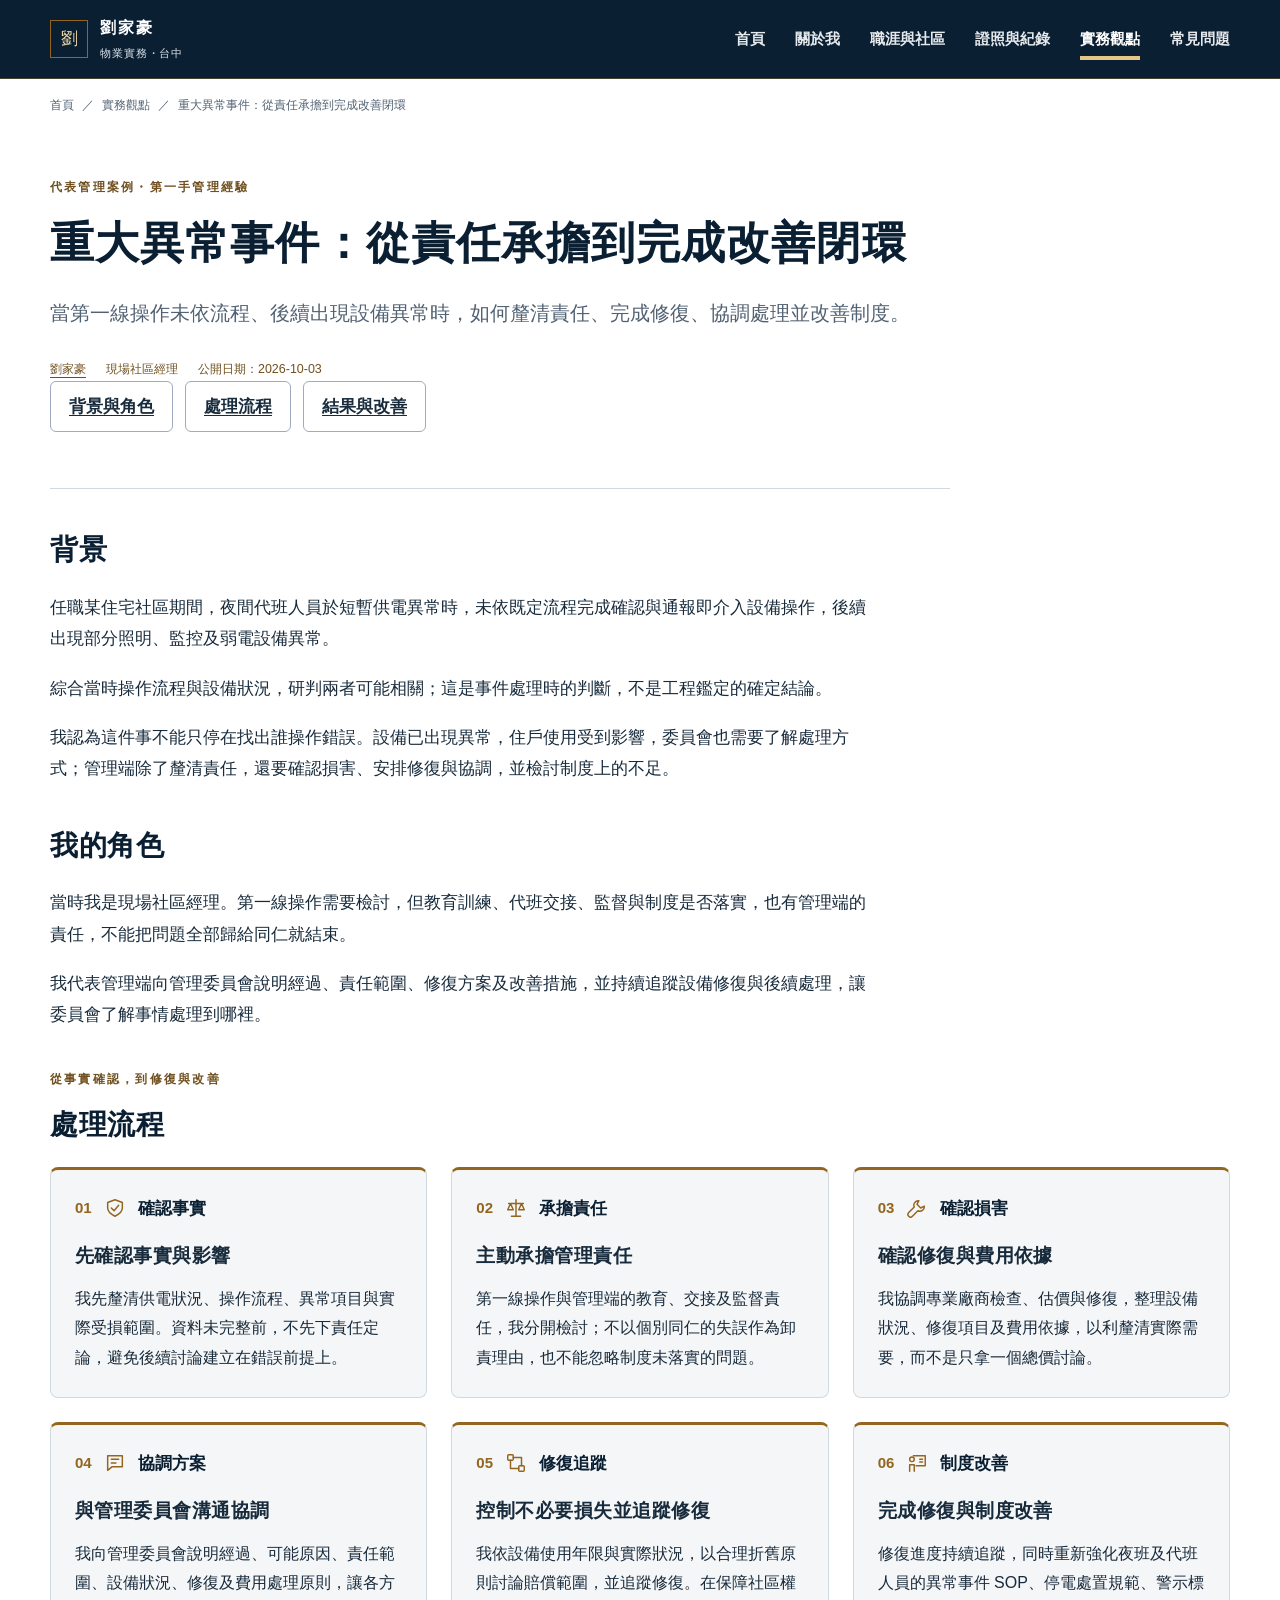
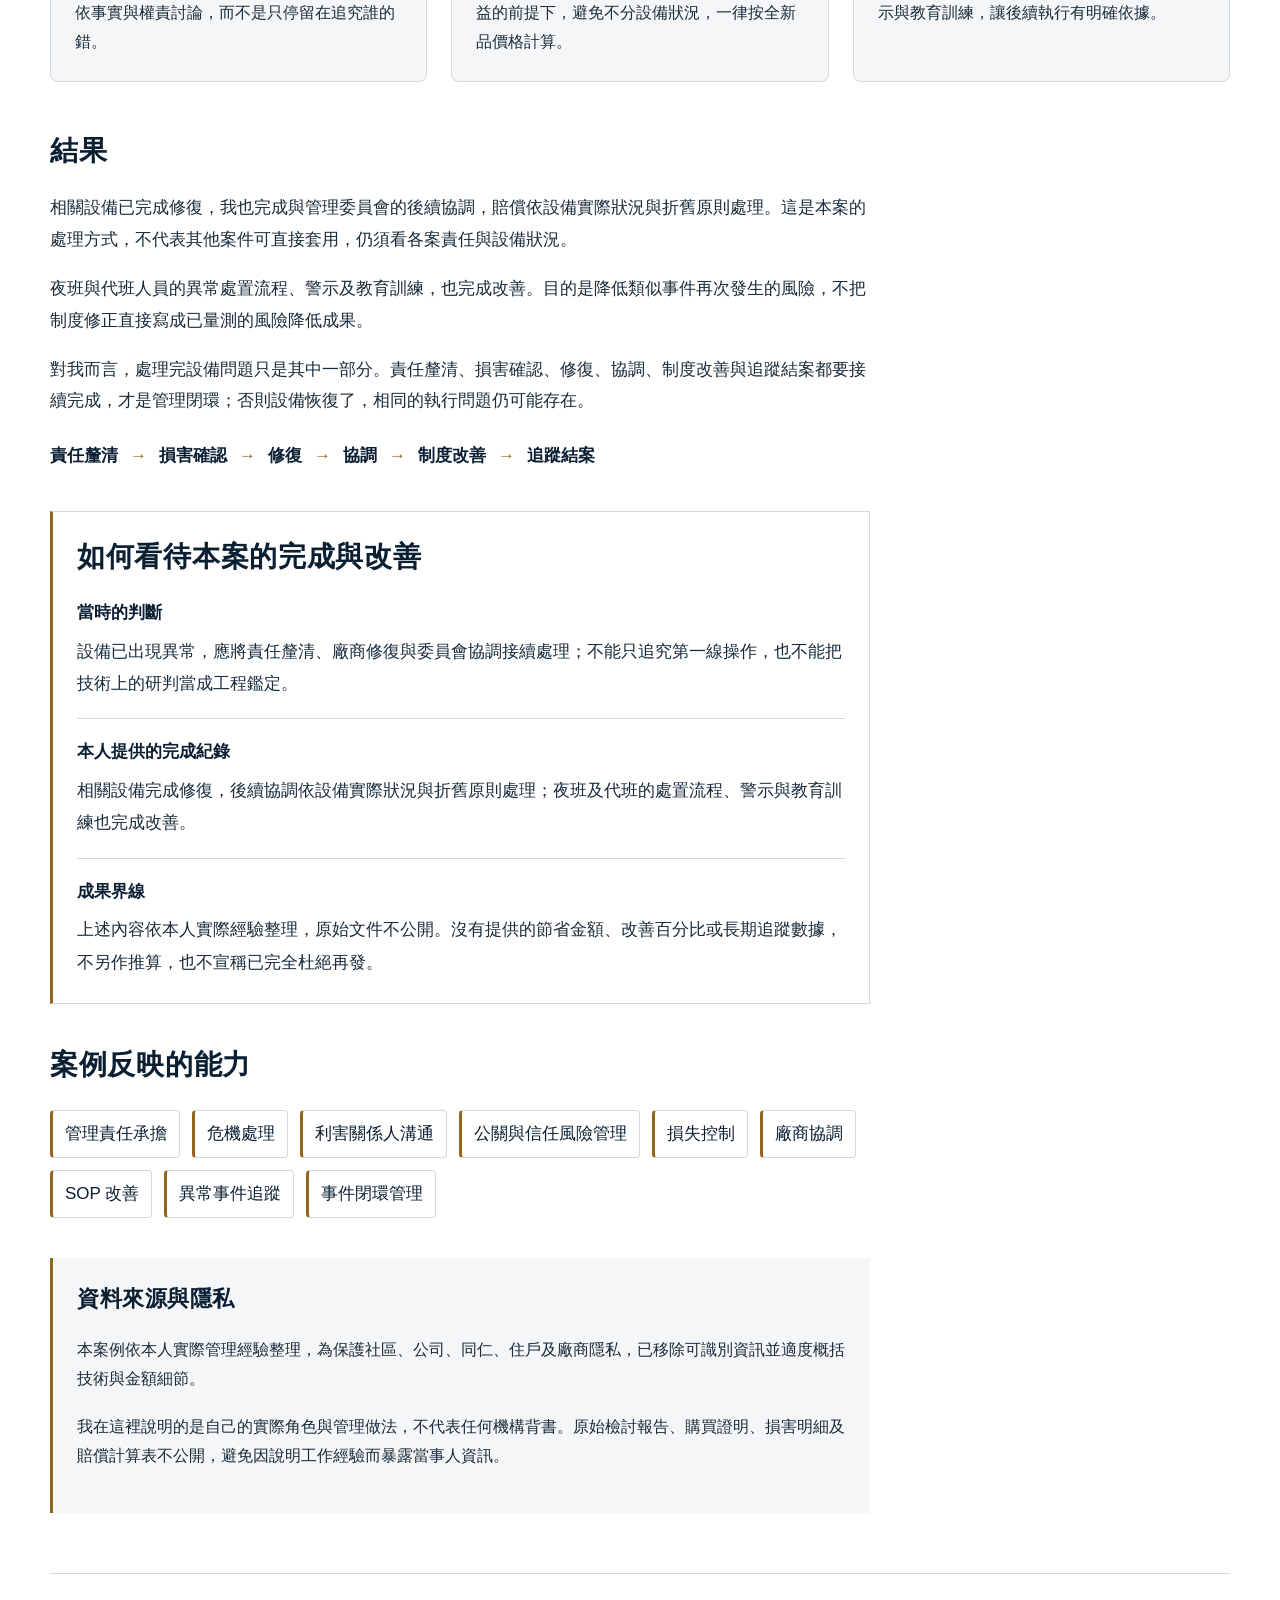
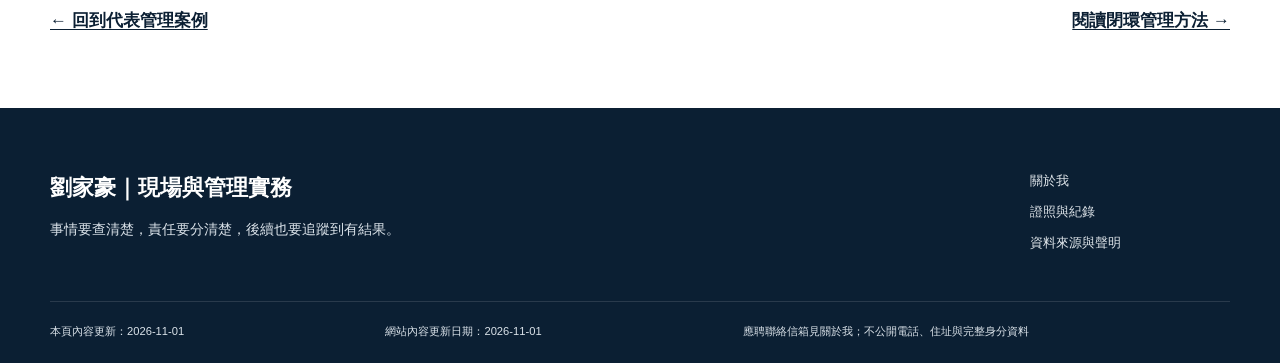
<file: case-incident-closure.html>
<!doctype html>
<html lang="zh-Hant">
<head>
    <meta charset="utf-8">
    <meta name="viewport" content="width=device-width, initial-scale=1">
    <title>重大異常事件管理案例｜責任承擔、協調與 SOP 改善｜劉家豪</title>
    <meta name="description" content="劉家豪分享匿名化物業管理案例：第一線操作未依流程、後續出現設備異常，如何釐清責任、協調修復、控制損失並完成 SOP 與教育訓練改善。">
    <meta name="author" content="劉家豪">
    <meta name="robots" content="index,follow,max-image-preview:large,max-snippet:-1,max-video-preview:-1">
    <link rel="canonical" href="https://a0928463187-star.github.io/case-incident-closure.html">
    <meta property="og:locale" content="zh_TW">
    <meta property="og:type" content="article">
    <meta property="og:title" content="重大異常事件管理案例｜責任承擔、協調與 SOP 改善｜劉家豪">
    <meta property="og:description" content="劉家豪分享匿名化物業管理案例：第一線操作未依流程、後續出現設備異常，如何釐清責任、協調修復、控制損失並完成 SOP 與教育訓練改善。">
    <meta property="og:url" content="https://a0928463187-star.github.io/case-incident-closure.html">
    <meta property="og:site_name" content="劉家豪｜現場營運・物業管理・團隊管理實務工作者">
    <meta property="og:image" content="https://a0928463187-star.github.io/assets/images/site/liu-chia-hao-portrait-20261007.webp">
    <meta property="og:image:alt" content="劉家豪個人專業照片">
    <meta name="twitter:card" content="summary_large_image">
    <meta name="twitter:title" content="重大異常事件管理案例｜責任承擔、協調與 SOP 改善｜劉家豪">
    <meta name="twitter:description" content="劉家豪分享匿名化物業管理案例：第一線操作未依流程、後續出現設備異常，如何釐清責任、協調修復、控制損失並完成 SOP 與教育訓練改善。">
    <meta name="twitter:image" content="https://a0928463187-star.github.io/assets/images/site/liu-chia-hao-portrait-20261007.webp">
    <meta name="theme-color" content="#0b1f33">
    <link rel="icon" href="assets/icons/favicon.svg" type="image/svg+xml">
    <link rel="manifest" href="site.webmanifest">
    <link rel="stylesheet" href="assets/css/styles.css?v=20261002">
    <link rel="stylesheet" href="assets/css/recruiter.css?v=20261001-consistency1">
    <link rel="stylesheet" href="assets/css/work.css?v=20261107-interactions1">
    <link rel="stylesheet" href="assets/css/management-case.css?v=20261003-case1">
    <script type="application/ld+json">{"@context":"https://schema.org","@type":"Article","headline":"重大異常事件：從責任承擔到完成改善閉環","description":"劉家豪分享匿名化物業管理案例：第一線操作未依流程、後續出現設備異常，如何釐清責任、協調修復、控制損失並完成 SOP 與教育訓練改善。","inLanguage":"zh-Hant","mainEntityOfPage":"https://a0928463187-star.github.io/case-incident-closure.html","articleSection":"代表管理案例","author":{"@type":"Person","@id":"https://a0928463187-star.github.io/#person","name":"劉家豪","url":"https://a0928463187-star.github.io/about.html"},"dateModified":"2026-11-01","datePublished":"2026-10-03"}</script>
    <script type="application/ld+json">{"@context":"https://schema.org","@type":"BreadcrumbList","itemListElement":[{"@type":"ListItem","position":1,"name":"首頁","item":"https://a0928463187-star.github.io/"},{"@type":"ListItem","position":2,"name":"實務觀點","item":"https://a0928463187-star.github.io/articles.html"},{"@type":"ListItem","position":3,"name":"重大異常事件：從責任承擔到完成改善閉環","item":"https://a0928463187-star.github.io/case-incident-closure.html"}]}</script>
</head>
<body class="page-case-incident-closure">

  <a class="skip-link" href="#main">跳到主要內容</a>
  <header class="site-header" data-site-header>
    <div class="header-inner shell">
      <a class="brand" href="index.html" aria-label="劉家豪個人網站首頁">
        <span class="brand-mark" aria-hidden="true">劉</span>
        <span><strong>劉家豪</strong><small>物業實務・台中</small></span>
      </a>
      <button class="nav-toggle" type="button" aria-expanded="false" aria-controls="primary-nav">
        <span class="sr-only">開啟導覽選單</span>
        <span></span><span></span><span></span>
      </button>
      <nav class="primary-nav" id="primary-nav" aria-label="主要導覽"><a href="index.html">首頁</a><a href="about.html">關於我</a><a href="career.html">職涯與社區</a><a href="credentials.html">證照與紀錄</a><a href="articles.html" aria-current="page">實務觀點</a><a href="faq.html">常見問題</a></nav>
    </div>
  </header>
<nav class="breadcrumbs shell" aria-label="麵包屑"><a href="index.html">首頁</a><span aria-hidden="true">／</span><a href="articles.html">實務觀點</a><span aria-hidden="true">／</span><span aria-current="page">重大異常事件：從責任承擔到完成改善閉環</span></nav>
<main id="main"><article class="management-case-page shell">
    <header class="management-case-header"><p class="eyebrow">代表管理案例・第一手管理經驗</p><h1>重大異常事件：從責任承擔到完成改善閉環</h1><p class="article-deck">當第一線操作未依流程、後續出現設備異常時，如何釐清責任、完成修復、協調處理並改善制度。</p>
      <p class="article-byline"><a href="about.html" rel="author">劉家豪</a><span>現場社區經理</span><span>公開日期：<time datetime="2026-10-03">2026-10-03</time></span></p>
      <nav class="section-jumps" aria-label="案例閱讀導覽"><a href="#case-background">背景與角色</a><a href="#case-process">處理流程</a><a href="#case-result">結果與改善</a></nav>
    </header>
    <div class="management-case-prose"><section id="case-background"><h2>背景</h2><p>任職某住宅社區期間，夜間代班人員於短暫供電異常時，未依既定流程完成確認與通報即介入設備操作，後續出現部分照明、監控及弱電設備異常。</p><p>綜合當時操作流程與設備狀況，研判兩者可能相關；這是事件處理時的判斷，不是工程鑑定的確定結論。</p><p>我認為這件事不能只停在找出誰操作錯誤。設備已出現異常，住戶使用受到影響，委員會也需要了解處理方式；管理端除了釐清責任，還要確認損害、安排修復與協調，並檢討制度上的不足。</p></section><section id="case-role"><h2>我的角色</h2><p>當時我是現場社區經理。第一線操作需要檢討，但教育訓練、代班交接、監督與制度是否落實，也有管理端的責任，不能把問題全部歸給同仁就結束。</p><p>我代表管理端向管理委員會說明經過、責任範圍、修復方案及改善措施，並持續追蹤設備修復與後續處理，讓委員會了解事情處理到哪裡。</p></section></div>
    <section id="case-process" class="management-case-process" aria-labelledby="case-process-title"><p class="eyebrow">從事實確認，到修復與改善</p><h2 id="case-process-title">處理流程</h2>
      <ol class="management-case-flow"><li><div class="case-node-heading"><span class="case-step-number">01</span><svg class="visual-icon" viewBox="0 0 24 24" aria-hidden="true" focusable="false" fill="none" stroke="currentColor" stroke-width="1.6" stroke-linecap="round" stroke-linejoin="round"><path d="M12 3 4 6v6c0 4 4 7 8 9 4-2 8-5 8-9V6Z"/><path d="m8 12 3 3 5-6"/></svg><strong>確認事實</strong></div><h3>先確認事實與影響</h3><p>我先釐清供電狀況、操作流程、異常項目與實際受損範圍。資料未完整前，不先下責任定論，避免後續討論建立在錯誤前提上。</p></li><li><div class="case-node-heading"><span class="case-step-number">02</span><svg class="visual-icon" viewBox="0 0 24 24" aria-hidden="true" focusable="false" fill="none" stroke="currentColor" stroke-width="1.6" stroke-linecap="round" stroke-linejoin="round"><path d="M12 3v18M7 21h10M4 7h16M6 7l-3 7h6Zm12 0-3 7h6Z"/></svg><strong>承擔責任</strong></div><h3>主動承擔管理責任</h3><p>第一線操作與管理端的教育、交接及監督責任，我分開檢討；不以個別同仁的失誤作為卸責理由，也不能忽略制度未落實的問題。</p></li><li><div class="case-node-heading"><span class="case-step-number">03</span><svg class="visual-icon" viewBox="0 0 24 24" aria-hidden="true" focusable="false" fill="none" stroke="currentColor" stroke-width="1.6" stroke-linecap="round" stroke-linejoin="round"><path d="M14 4a5 5 0 0 0-5 7L3 17a2.8 2.8 0 0 0 4 4l6-6a5 5 0 0 0 7-5l-4 2-4-4Z"/></svg><strong>確認損害</strong></div><h3>確認修復與費用依據</h3><p>我協調專業廠商檢查、估價與修復，整理設備狀況、修復項目及費用依據，以利釐清實際需要，而不是只拿一個總價討論。</p></li><li><div class="case-node-heading"><span class="case-step-number">04</span><svg class="visual-icon" viewBox="0 0 24 24" aria-hidden="true" focusable="false" fill="none" stroke="currentColor" stroke-width="1.6" stroke-linecap="round" stroke-linejoin="round"><path d="M4 4h16v12H9l-5 4ZM8 8h8m-8 4h5"/></svg><strong>協調方案</strong></div><h3>與管理委員會溝通協調</h3><p>我向管理委員會說明經過、可能原因、責任範圍、設備狀況、修復及費用處理原則，讓各方依事實與權責討論，而不是只停留在追究誰的錯。</p></li><li><div class="case-node-heading"><span class="case-step-number">05</span><svg class="visual-icon" viewBox="0 0 24 24" aria-hidden="true" focusable="false" fill="none" stroke="currentColor" stroke-width="1.6" stroke-linecap="round" stroke-linejoin="round"><rect x="3" y="3" width="6" height="6" rx="1"/><rect x="15" y="15" width="6" height="6" rx="1"/><path d="M9 6h9v9M6 9v9h9"/></svg><strong>修復追蹤</strong></div><h3>控制不必要損失並追蹤修復</h3><p>我依設備使用年限與實際狀況，以合理折舊原則討論賠償範圍，並追蹤修復。在保障社區權益的前提下，避免不分設備狀況，一律按全新品價格計算。</p></li><li><div class="case-node-heading"><span class="case-step-number">06</span><svg class="visual-icon" viewBox="0 0 24 24" aria-hidden="true" focusable="false" fill="none" stroke="currentColor" stroke-width="1.6" stroke-linecap="round" stroke-linejoin="round"><path d="M8 4h13v11H11M15 8h3m-3 3h3M4 21v-7h5v7"/><circle cx="6.5" cy="8" r="2.5"/></svg><strong>制度改善</strong></div><h3>完成修復與制度改善</h3><p>修復進度持續追蹤，同時重新強化夜班及代班人員的異常事件 SOP、停電處置規範、警示標示與教育訓練，讓後續執行有明確依據。</p></li></ol>
    </section>
    <div class="management-case-prose"><section id="case-result"><h2>結果</h2><p>相關設備已完成修復，我也完成與管理委員會的後續協調，賠償依設備實際狀況與折舊原則處理。這是本案的處理方式，不代表其他案件可直接套用，仍須看各案責任與設備狀況。</p><p>夜班與代班人員的異常處置流程、警示及教育訓練，也完成改善。目的是降低類似事件再次發生的風險，不把制度修正直接寫成已量測的風險降低成果。</p><p>對我而言，處理完設備問題只是其中一部分。責任釐清、損害確認、修復、協調、制度改善與追蹤結案都要接續完成，才是管理閉環；否則設備恢復了，相同的執行問題仍可能存在。</p><ol class="case-closure" aria-label="本案完成的管理閉環"><li>責任釐清</li><li>損害確認</li><li>修復</li><li>協調</li><li>制度改善</li><li>追蹤結案</li></ol></section>
      <section id="case-completion-basis" class="case-record-note"><h2>如何看待本案的完成與改善</h2><dl class="case-evidence-points"><div><dt>當時的判斷</dt><dd>設備已出現異常，應將責任釐清、廠商修復與委員會協調接續處理；不能只追究第一線操作，也不能把技術上的研判當成工程鑑定。</dd></div><div><dt>本人提供的完成紀錄</dt><dd>相關設備完成修復，後續協調依設備實際狀況與折舊原則處理；夜班及代班的處置流程、警示與教育訓練也完成改善。</dd></div><div><dt>成果界線</dt><dd>上述內容依本人實際經驗整理，原始文件不公開。沒有提供的節省金額、改善百分比或長期追蹤數據，不另作推算，也不宣稱已完全杜絕再發。</dd></div></dl></section>
      <section id="case-capabilities"><h2>案例反映的能力</h2><ul class="case-capabilities"><li>管理責任承擔</li><li>危機處理</li><li>利害關係人溝通</li><li>公關與信任風險管理</li><li>損失控制</li><li>廠商協調</li><li>SOP 改善</li><li>異常事件追蹤</li><li>事件閉環管理</li></ul></section>
      <aside class="case-privacy" aria-labelledby="case-privacy-title"><h2 id="case-privacy-title">資料來源與隱私</h2><p>本案例依本人實際管理經驗整理，為保護社區、公司、同仁、住戶及廠商隱私，已移除可識別資訊並適度概括技術與金額細節。</p><p>我在這裡說明的是自己的實際角色與管理做法，不代表任何機構背書。原始檢討報告、購買證明、損害明細及賠償計算表不公開，避免因說明工作經驗而暴露當事人資訊。</p></aside>
    </div>
    <nav class="article-bottom-nav" aria-label="案例後續導覽"><a href="articles.html#management-cases">← 回到代表管理案例</a><a href="article-management-process.html">閱讀閉環管理方法 →</a></nav>
  </article></main>

  <footer class="site-footer">
    <div class="shell footer-grid">
      <div>
        <a class="footer-brand" href="index.html">劉家豪｜現場與管理實務</a>
        <p>事情要查清楚，責任要分清楚，後續也要追蹤到有結果。</p>
      </div>
      <nav aria-label="頁尾導覽">
        <a href="about.html">關於我</a>
        <a href="credentials.html">證照與紀錄</a>
        <a href="sources.html">資料來源與聲明</a>
      </nav>
    </div>
    <div class="shell footer-meta">
      <span>本頁內容更新：2026-11-01</span>
      <span>網站內容更新日期：2026-11-01</span>
      <span>應聘聯絡信箱見關於我；不公開電話、住址與完整身分資料</span>
      <span aria-live="polite" data-copy-status></span>
    </div>
  </footer>
  <script src="assets/js/main.js?v=20261107-interactions1" defer></script>
</body>
</html>
</file>
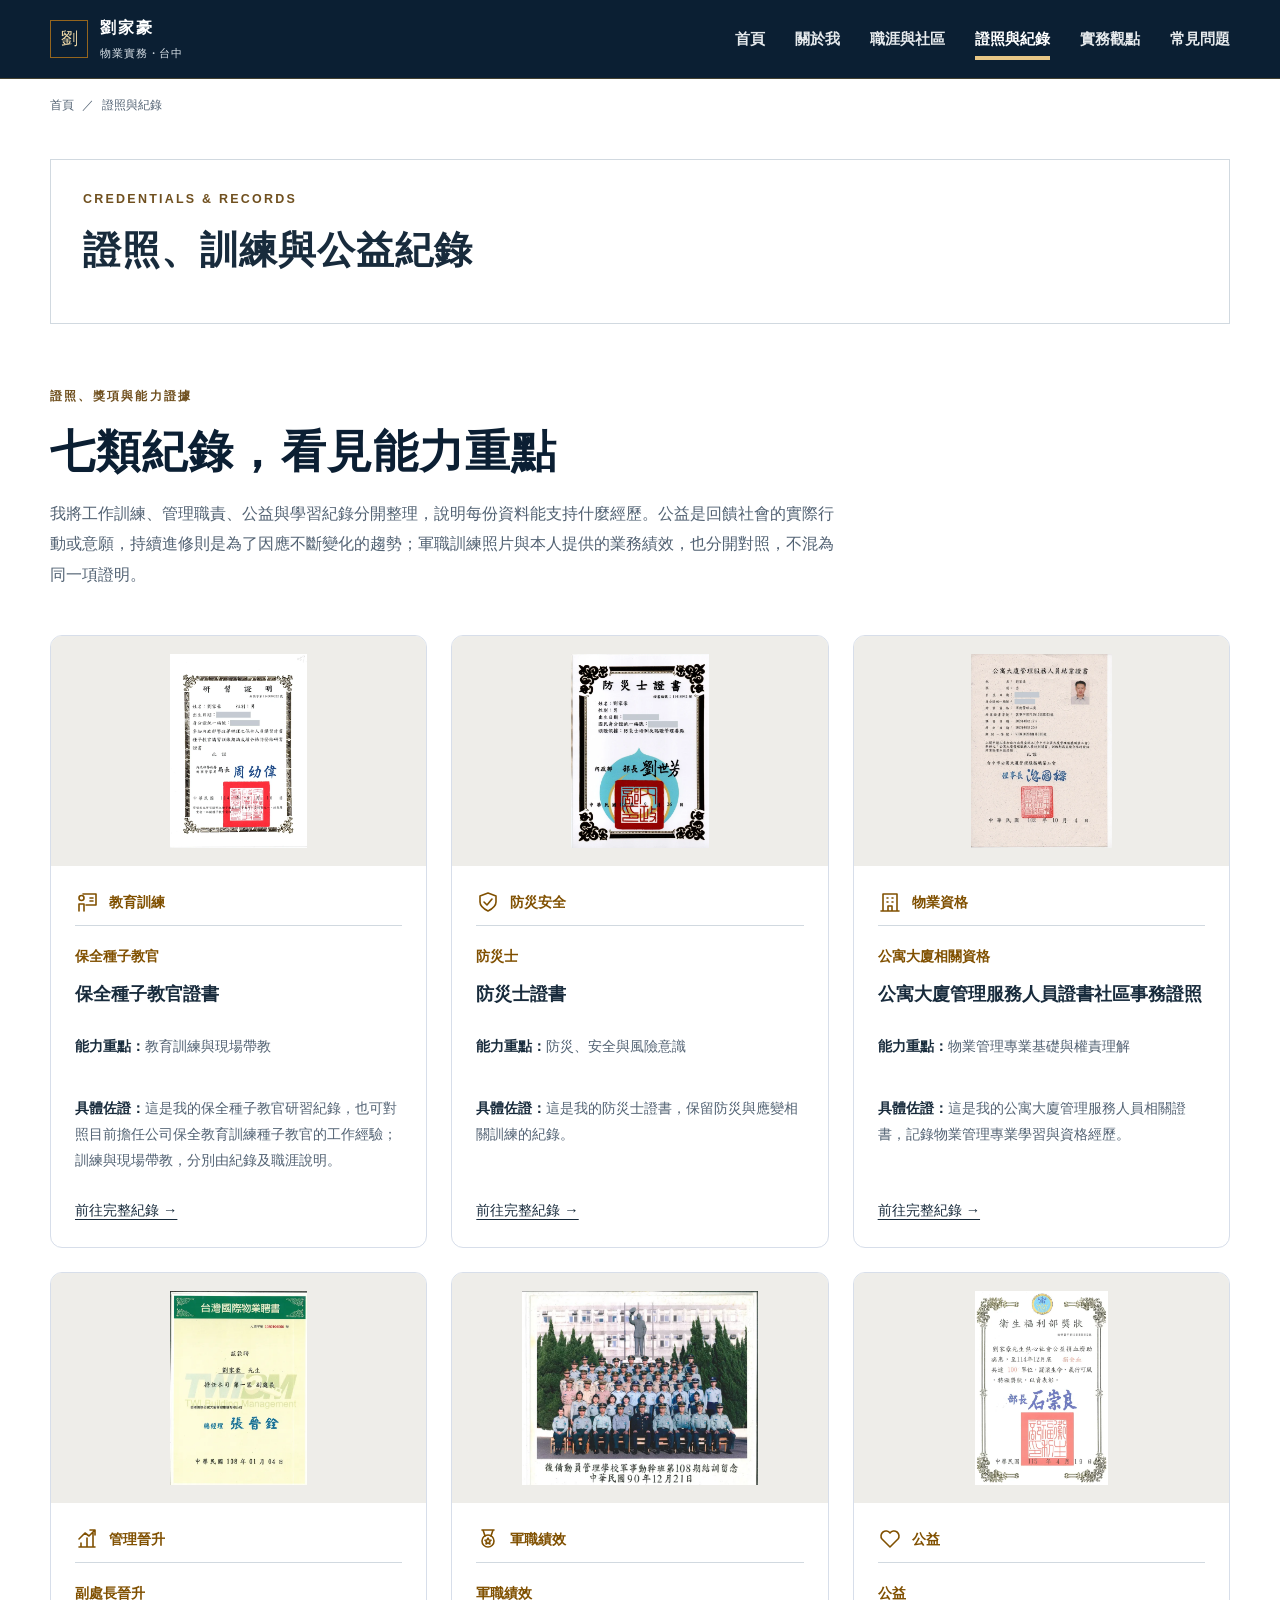
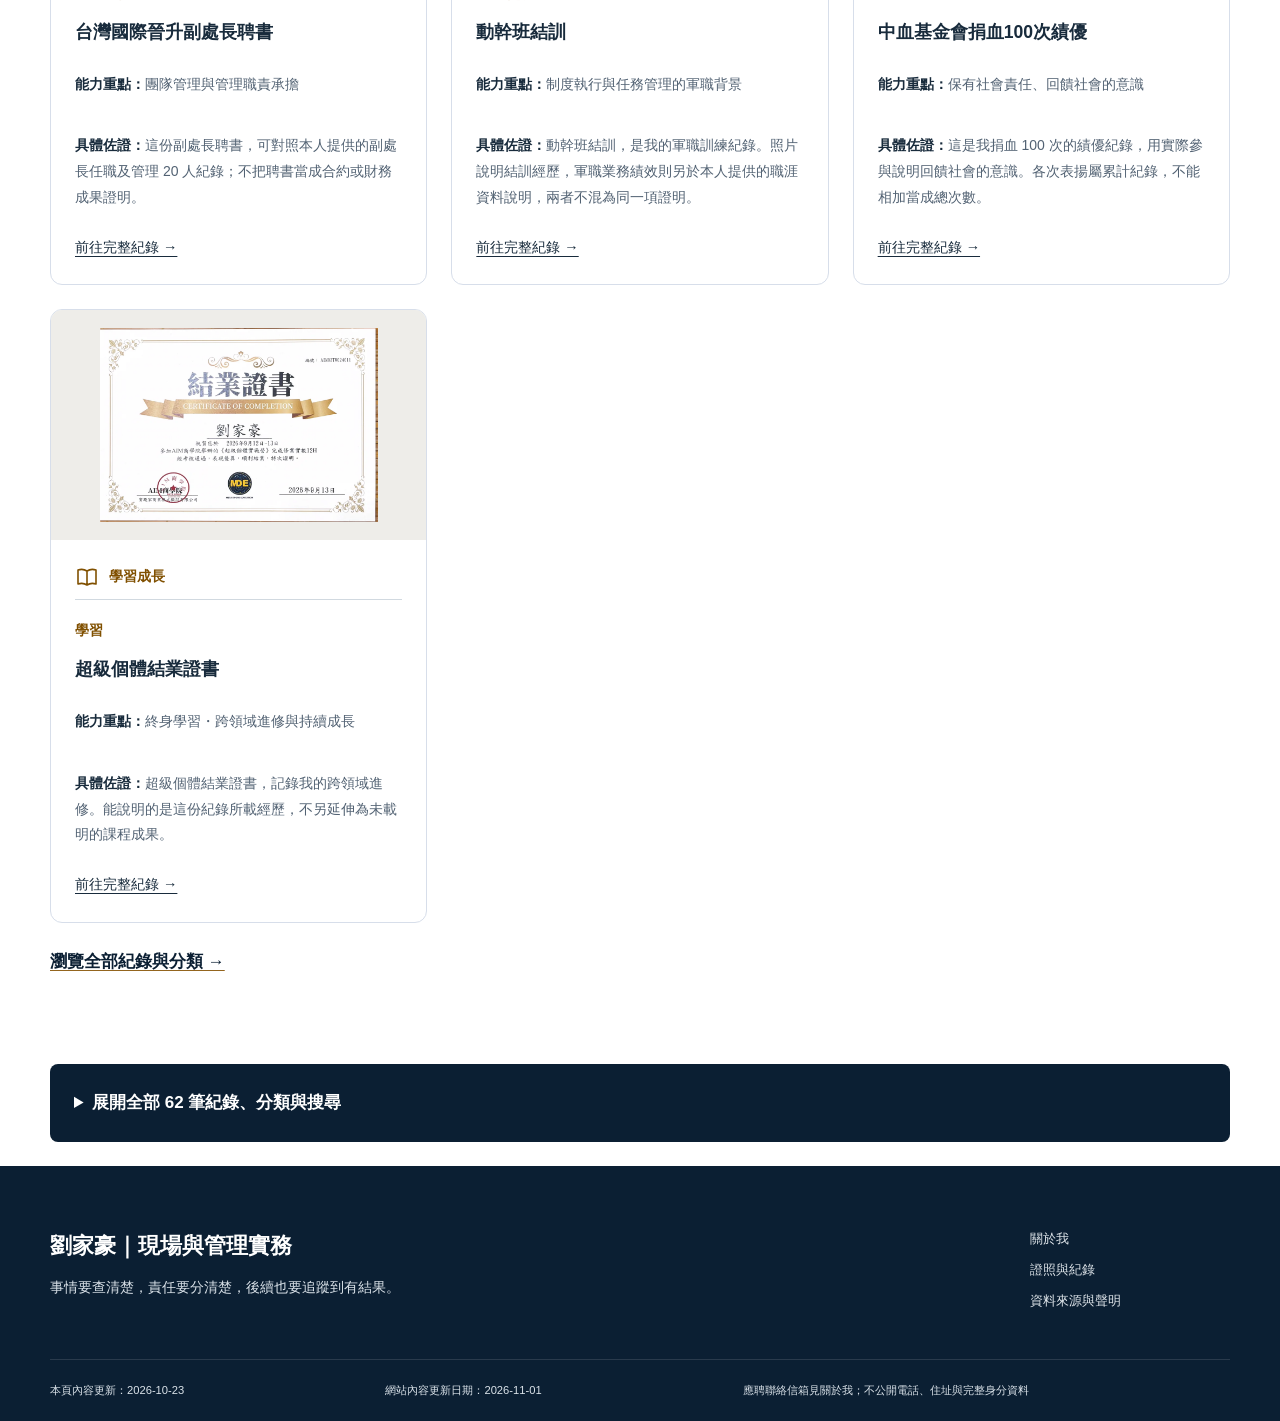
<file: credentials.html>
<!doctype html>
<html lang="zh-Hant">
<head>
    <meta charset="utf-8">
    <meta name="viewport" content="width=device-width, initial-scale=1">
    <title>證照與紀錄｜劉家豪</title>
    <meta name="description" content="劉家豪的 62 筆歷史紀錄分為保全種子教官、防災士、公寓大廈相關資格、副處長晉升、軍職績效、公益、學習七類，逐項說明能力重點與具體佐證。">
    <meta name="author" content="劉家豪">
    <meta name="robots" content="index,follow,max-image-preview:large,max-snippet:-1,max-video-preview:-1">
    <link rel="canonical" href="https://a0928463187-star.github.io/credentials.html">
    <meta property="og:locale" content="zh_TW">
    <meta property="og:type" content="website">
    <meta property="og:title" content="證照與紀錄｜劉家豪">
    <meta property="og:description" content="劉家豪的 62 筆歷史紀錄分為保全種子教官、防災士、公寓大廈相關資格、副處長晉升、軍職績效、公益、學習七類，逐項說明能力重點與具體佐證。">
    <meta property="og:url" content="https://a0928463187-star.github.io/credentials.html">
    <meta property="og:site_name" content="劉家豪｜現場營運・物業管理・團隊管理實務工作者">
    <meta property="og:image" content="https://a0928463187-star.github.io/assets/images/site/liu-chia-hao-portrait-20261007.webp">
    <meta property="og:image:alt" content="劉家豪個人專業照片">
    <meta name="twitter:card" content="summary_large_image">
    <meta name="twitter:title" content="證照與紀錄｜劉家豪">
    <meta name="twitter:description" content="劉家豪的 62 筆歷史紀錄分為保全種子教官、防災士、公寓大廈相關資格、副處長晉升、軍職績效、公益、學習七類，逐項說明能力重點與具體佐證。">
    <meta name="twitter:image" content="https://a0928463187-star.github.io/assets/images/site/liu-chia-hao-portrait-20261007.webp">
    <meta name="theme-color" content="#0b1f33">
    <link rel="icon" href="assets/icons/favicon.svg" type="image/svg+xml">
    <link rel="manifest" href="site.webmanifest">
    <link rel="stylesheet" href="assets/css/styles.css?v=20261002">
    <link rel="stylesheet" href="assets/css/recruiter.css?v=20261001-consistency1">
    <link rel="stylesheet" href="assets/css/work.css?v=20261107-interactions1">
    <script type="application/ld+json">{"@context":"https://schema.org","@type":"CollectionPage","name":"劉家豪證照與紀錄","url":"https://a0928463187-star.github.io/credentials.html","dateModified":"2026-10-23","mainEntity":{"@id":"https://a0928463187-star.github.io/credentials.html#credential-list"}}</script>
    <script type="application/ld+json">{"@context":"https://schema.org","@type":"ItemList","@id":"https://a0928463187-star.github.io/credentials.html#credential-list","name":"劉家豪證照、訓練、表揚與公益紀錄","numberOfItems":62,"itemListElement":[{"@type":"ListItem","position":1,"item":{"@type":"CreativeWork","name":"救國團終身學習卡","genre":"學習","description":"能力重點：終身學習・參與學習的意識。具體佐證：我保留這張救國團終身學習卡，記錄參與學習的經歷；卡片本身不能當成已完成某項課程的證明。","image":"https://a0928463187-star.github.io/assets/images/safe/0830101%E6%95%91%E5%9C%8B%E5%9C%98%E7%B5%82%E8%BA%AB%E5%AD%B8%E7%BF%92%E5%8D%A1.png"}},{"@type":"ListItem","position":2,"item":{"@type":"CreativeWork","name":"國中智育成績第二名","genre":"學習","description":"能力重點：終身學習・學習投入與成果累積。具體佐證：國中智育成績第二名，記錄我就學期間的學習成果與表揚，供讀者了解過去的學習歷程。","image":"https://a0928463187-star.github.io/assets/images/full/0830502%E5%9C%8B%E4%B8%AD%E6%99%BA%E8%82%B2%E6%88%90%E7%B8%BE%E7%AC%AC%E4%BA%8C%E5%90%8D.jpg"}},{"@type":"ListItem","position":3,"item":{"@type":"CreativeWork","name":"國中智育成績第三名","genre":"學習","description":"能力重點：終身學習・學習投入與成果累積。具體佐證：國中智育成績第三名，記錄我就學期間的學習成果與表揚，供讀者了解過去的學習歷程。","image":"https://a0928463187-star.github.io/assets/images/full/0830525%E5%9C%8B%E4%B8%AD%E6%99%BA%E8%82%B2%E6%88%90%E7%B8%BE%E7%AC%AC%E4%B8%89%E5%90%8D.jpg"}},{"@type":"ListItem","position":4,"item":{"@type":"CreativeWork","name":"國中五育成績優異","genre":"學習","description":"能力重點：終身學習・學習投入與成果累積。具體佐證：國中五育成績優異，記錄我就學期間的學習成果與表揚，供讀者了解過去的學習歷程。","image":"https://a0928463187-star.github.io/assets/images/full/0830621%E5%9C%8B%E4%B8%AD%E4%BA%94%E8%82%B2%E6%88%90%E7%B8%BE%E5%84%AA%E7%95%B0.jpg"}},{"@type":"ListItem","position":5,"item":{"@type":"CreativeWork","name":"專科操行優異","genre":"學習","description":"能力重點：終身學習・自律與品德學習。具體佐證：專科操行優異，是我就學期間的操行或品學表揚紀錄，保留當時學習與自我要求的歷程。","image":"https://a0928463187-star.github.io/assets/images/full/0840901%E5%B0%88%E7%A7%91%E6%93%8D%E8%A1%8C%E5%84%AA%E7%95%B0.jpg"}},{"@type":"ListItem","position":6,"item":{"@type":"CreativeWork","name":"專科操行優異","genre":"學習","description":"能力重點：終身學習・自律與品德學習。具體佐證：專科操行優異，是我就學期間的操行或品學表揚紀錄，保留當時學習與自我要求的歷程。","image":"https://a0928463187-star.github.io/assets/images/full/0850226%E5%B0%88%E7%A7%91%E6%93%8D%E8%A1%8C%E5%84%AA%E7%95%B0.jpg"}},{"@type":"ListItem","position":7,"item":{"@type":"CreativeWork","name":"專科操行優異","genre":"學習","description":"能力重點：終身學習・自律與品德學習。具體佐證：專科操行優異，是我就學期間的操行或品學表揚紀錄，保留當時學習與自我要求的歷程。","image":"https://a0928463187-star.github.io/assets/images/full/0850902%E5%B0%88%E7%A7%91%E6%93%8D%E8%A1%8C%E5%84%AA%E7%95%B0.jpg"}},{"@type":"ListItem","position":8,"item":{"@type":"CreativeWork","name":"專科操行優異","genre":"學習","description":"能力重點：終身學習・自律與品德學習。具體佐證：專科操行優異，是我就學期間的操行或品學表揚紀錄，保留當時學習與自我要求的歷程。","image":"https://a0928463187-star.github.io/assets/images/full/0860224%E5%B0%88%E7%A7%91%E6%93%8D%E8%A1%8C%E5%84%AA%E7%95%B0.jpg"}},{"@type":"ListItem","position":9,"item":{"@type":"CreativeWork","name":"新光品學兼優榮譽狀","genre":"學習","description":"能力重點：終身學習・自律與品德學習。具體佐證：新光品學兼優榮譽狀，是我就學期間的操行或品學表揚紀錄，保留當時學習與自我要求的歷程。","image":"https://a0928463187-star.github.io/assets/images/full/0860531%E6%96%B0%E5%85%89%E5%93%81%E5%AD%B8%E5%85%BC%E5%84%AA%E6%A6%AE%E8%AD%BD%E7%8B%80.jpg"}},{"@type":"ListItem","position":10,"item":{"@type":"CreativeWork","name":"專科操行優異","genre":"學習","description":"能力重點：終身學習・自律與品德學習。具體佐證：專科操行優異，是我就學期間的操行或品學表揚紀錄，保留當時學習與自我要求的歷程。","image":"https://a0928463187-star.github.io/assets/images/full/0860901%E5%B0%88%E7%A7%91%E6%93%8D%E8%A1%8C%E5%84%AA%E7%95%B0.jpg"}},{"@type":"ListItem","position":11,"item":{"@type":"CreativeWork","name":"專科圖書館獎牌","genre":"學習","description":"能力重點：終身學習・校園參與與自我成長。具體佐證：我保留這面專科圖書館獎牌作為校園參與紀錄；未提供的獲獎事由，不再另外推定。","image":"https://a0928463187-star.github.io/assets/images/full/0861029%E5%B0%88%E7%A7%91%E5%9C%96%E6%9B%B8%E9%A4%A8%E7%8D%8E%E7%89%8C.jpg"}},{"@type":"ListItem","position":12,"item":{"@type":"CreativeWork","name":"專科成績第三名","genre":"學習","description":"能力重點：終身學習・學習投入與成果累積。具體佐證：專科成績第三名，記錄我就學期間的學習成果與表揚，供讀者了解過去的學習歷程。","image":"https://a0928463187-star.github.io/assets/images/full/0861103%E5%B0%88%E7%A7%91%E6%88%90%E7%B8%BE%E7%AC%AC%E4%B8%89%E5%90%8D.jpg"}},{"@type":"ListItem","position":13,"item":{"@type":"CreativeWork","name":"專科成績第一名","genre":"學習","description":"能力重點：終身學習・學習投入與成果累積。具體佐證：專科成績第一名，記錄我就學期間的學習成果與表揚，供讀者了解過去的學習歷程。","image":"https://a0928463187-star.github.io/assets/images/full/0861213%E5%B0%88%E7%A7%91%E6%88%90%E7%B8%BE%E7%AC%AC%E4%B8%80%E5%90%8D.jpg"}},{"@type":"ListItem","position":14,"item":{"@type":"CreativeWork","name":"專科操行優異","genre":"學習","description":"能力重點：終身學習・自律與品德學習。具體佐證：專科操行優異，是我就學期間的操行或品學表揚紀錄，保留當時學習與自我要求的歷程。","image":"https://a0928463187-star.github.io/assets/images/full/0870201%E5%B0%88%E7%A7%91%E6%93%8D%E8%A1%8C%E5%84%AA%E7%95%B0.jpg"}},{"@type":"ListItem","position":15,"item":{"@type":"CreativeWork","name":"專科成績第三名","genre":"學習","description":"能力重點：終身學習・學習投入與成果累積。具體佐證：專科成績第三名，記錄我就學期間的學習成果與表揚，供讀者了解過去的學習歷程。","image":"https://a0928463187-star.github.io/assets/images/full/0870505%E5%B0%88%E7%A7%91%E6%88%90%E7%B8%BE%E7%AC%AC%E4%B8%89%E5%90%8D.jpg"}},{"@type":"ListItem","position":16,"item":{"@type":"CreativeWork","name":"專科五千公尺第二名","genre":"學習","description":"能力重點：終身學習・持續投入與自我管理。具體佐證：這是我就學期間五千公尺第二名的紀錄，保留當時投入運動與自我管理的經歷。","image":"https://a0928463187-star.github.io/assets/images/full/0870529%E5%B0%88%E7%A7%91%E4%BA%94%E5%8D%83%E5%85%AC%E5%B0%BA%E7%AC%AC%E4%BA%8C%E5%90%8D.jpg"}},{"@type":"ListItem","position":17,"item":{"@type":"CreativeWork","name":"專科操行優異","genre":"學習","description":"能力重點：終身學習・自律與品德學習。具體佐證：專科操行優異，是我就學期間的操行或品學表揚紀錄，保留當時學習與自我要求的歷程。","image":"https://a0928463187-star.github.io/assets/images/full/0870901%E5%B0%88%E7%A7%91%E6%93%8D%E8%A1%8C%E5%84%AA%E7%95%B0.jpg"}},{"@type":"ListItem","position":18,"item":{"@type":"CreativeWork","name":"專科徵文比賽佳作","genre":"學習","description":"能力重點：終身學習・文字表達與學習投入。具體佐證：這份徵文比賽佳作紀錄，說明我就學期間在文字表達方面的學習成果。","image":"https://a0928463187-star.github.io/assets/images/full/0870929%E5%B0%88%E7%A7%91%E5%BE%B5%E6%96%87%E6%AF%94%E8%B3%BD%E4%BD%B3%E4%BD%9C.jpg"}},{"@type":"ListItem","position":19,"item":{"@type":"CreativeWork","name":"專科操行優異","genre":"學習","description":"能力重點：終身學習・自律與品德學習。具體佐證：專科操行優異，是我就學期間的操行或品學表揚紀錄，保留當時學習與自我要求的歷程。","image":"https://a0928463187-star.github.io/assets/images/full/0880224%E5%B0%88%E7%A7%91%E6%93%8D%E8%A1%8C%E5%84%AA%E7%95%B0.jpg"}},{"@type":"ListItem","position":20,"item":{"@type":"CreativeWork","name":"專科全勤獎牌","genre":"學習","description":"能力重點：終身學習・穩定投入與自律。具體佐證：這面專科全勤獎牌，記錄我就學期間持續出席與投入的情形。","image":"https://a0928463187-star.github.io/assets/images/full/0880605%E5%B0%88%E7%A7%91%E5%85%A8%E5%8B%A4%E7%8D%8E%E7%89%8C.jpg"}},{"@type":"ListItem","position":21,"item":{"@type":"CreativeWork","name":"專科操行優異獎牌","genre":"學習","description":"能力重點：終身學習・自律與品德學習。具體佐證：專科操行優異獎牌，是我就學期間的操行或品學表揚紀錄，保留當時學習與自我要求的歷程。","image":"https://a0928463187-star.github.io/assets/images/full/0880605%E5%B0%88%E7%A7%91%E6%93%8D%E8%A1%8C%E5%84%AA%E7%95%B0%E7%8D%8E%E7%89%8C.jpg"}},{"@type":"ListItem","position":22,"item":{"@type":"CreativeWork","name":"器官捐贈同意卡","genre":"公益","description":"能力重點：保有社會責任、回饋社會的意識。具體佐證：這張器官捐贈同意卡表達我的捐贈意願，不代表已實際捐贈器官，兩者應分清楚。","image":"https://a0928463187-star.github.io/assets/images/safe/0881001%E5%99%A8%E5%AE%98%E6%8D%90%E8%B4%88%E5%90%8C%E6%84%8F%E5%8D%A1.png"}},{"@type":"ListItem","position":23,"item":{"@type":"CreativeWork","name":"中血基金會捐血10次績優","genre":"公益","description":"能力重點：保有社會責任、回饋社會的意識。具體佐證：這是我捐血 10 次的績優紀錄，用實際參與說明回饋社會的意識。各次表揚屬累計紀錄，不能相加當成總次數。","image":"https://a0928463187-star.github.io/assets/images/full/0881215%E4%B8%AD%E8%A1%80%E5%9F%BA%E9%87%91%E6%9C%83%E6%8D%90%E8%A1%8010%E6%AC%A1%E7%B8%BE%E5%84%AA.jpg"}},{"@type":"ListItem","position":24,"item":{"@type":"CreativeWork","name":"指職軍官49期結訓","genre":"軍職績效","description":"能力重點：制度執行與任務管理的軍職背景。具體佐證：指職軍官49期結訓，是我的軍職訓練紀錄。照片說明結訓經歷，軍職業務績效則另於本人提供的職涯資料說明，兩者不混為同一項證明。","image":"https://a0928463187-star.github.io/assets/images/full/0890707%E6%8C%87%E8%81%B7%E8%BB%8D%E5%AE%9849%E6%9C%9F%E7%B5%90%E8%A8%93.jpg"}},{"@type":"ListItem","position":25,"item":{"@type":"CreativeWork","name":"體幹班結訓","genre":"軍職績效","description":"能力重點：制度執行與任務管理的軍職背景。具體佐證：體幹班結訓，是我的軍職訓練紀錄。照片說明結訓經歷，軍職業務績效則另於本人提供的職涯資料說明，兩者不混為同一項證明。","image":"https://a0928463187-star.github.io/assets/images/full/0900511%E9%AB%94%E5%B9%B9%E7%8F%AD%E7%B5%90%E8%A8%93.jpg"}},{"@type":"ListItem","position":26,"item":{"@type":"CreativeWork","name":"動幹班結訓","genre":"軍職績效","description":"能力重點：制度執行與任務管理的軍職背景。具體佐證：動幹班結訓，是我的軍職訓練紀錄。照片說明結訓經歷，軍職業務績效則另於本人提供的職涯資料說明，兩者不混為同一項證明。","image":"https://a0928463187-star.github.io/assets/images/full/0901221%E5%8B%95%E5%B9%B9%E7%8F%AD%E7%B5%90%E8%A8%93.jpg"}},{"@type":"ListItem","position":27,"item":{"@type":"CreativeWork","name":"中血基金會捐血20次績優","genre":"公益","description":"能力重點：保有社會責任、回饋社會的意識。具體佐證：這是我捐血 20 次的績優紀錄，用實際參與說明回饋社會的意識。各次表揚屬累計紀錄，不能相加當成總次數。","image":"https://a0928463187-star.github.io/assets/images/full/0920815%E4%B8%AD%E8%A1%80%E5%9F%BA%E9%87%91%E6%9C%83%E6%8D%90%E8%A1%8020%E6%AC%A1%E7%B8%BE%E5%84%AA.jpg"}},{"@type":"ListItem","position":28,"item":{"@type":"CreativeWork","name":"人身保險業務員證書","genre":"學習","description":"能力重點：終身學習・保險專業學習基礎。具體佐證：人身保險業務員證書，記錄我在保險職涯中的專業學習與資格經歷，供讀者對照當時的工作背景。","image":"https://a0928463187-star.github.io/assets/images/safe/0930601%E4%BA%BA%E8%BA%AB%E4%BF%9D%E9%9A%AA%E6%A5%AD%E5%8B%99%E5%93%A1%E8%AD%89%E6%9B%B8.png"}},{"@type":"ListItem","position":29,"item":{"@type":"CreativeWork","name":"人身保險業務員證","genre":"學習","description":"能力重點：終身學習・保險專業學習基礎。具體佐證：人身保險業務員證，記錄我在保險職涯中的專業學習與資格經歷，供讀者對照當時的工作背景。","image":"https://a0928463187-star.github.io/assets/images/safe/0940420%E4%BA%BA%E8%BA%AB%E4%BF%9D%E9%9A%AA%E6%A5%AD%E5%8B%99%E5%93%A1%E8%AD%89.png"}},{"@type":"ListItem","position":30,"item":{"@type":"CreativeWork","name":"投資型保險商品業務員證","genre":"學習","description":"能力重點：終身學習・保險專業學習基礎。具體佐證：投資型保險商品業務員證，記錄我在保險職涯中的專業學習與資格經歷，供讀者對照當時的工作背景。","image":"https://a0928463187-star.github.io/assets/images/safe/0940828%E6%8A%95%E8%B3%87%E5%9E%8B%E4%BF%9D%E9%9A%AA%E5%95%86%E5%93%81%E6%A5%AD%E5%8B%99%E5%93%A1%E8%AD%89.png"}},{"@type":"ListItem","position":31,"item":{"@type":"CreativeWork","name":"台中市保險工會會員證","genre":"學習","description":"能力重點：終身學習・保險職涯與產業參與脈絡。具體佐證：這張台中市保險工會會員證記錄我當時的產業參與，不是課程結訓證明。","image":"https://a0928463187-star.github.io/assets/images/full/0941118%E5%8F%B0%E4%B8%AD%E5%B8%82%E4%BF%9D%E9%9A%AA%E5%B7%A5%E6%9C%83%E6%9C%83%E5%93%A1%E8%AD%89.jpg"}},{"@type":"ListItem","position":32,"item":{"@type":"CreativeWork","name":"中血基金會捐血40次績優","genre":"公益","description":"能力重點：保有社會責任、回饋社會的意識。具體佐證：這是我捐血 40 次的績優紀錄，用實際參與說明回饋社會的意識。各次表揚屬累計紀錄，不能相加當成總次數。","image":"https://a0928463187-star.github.io/assets/images/full/0960115%E4%B8%AD%E8%A1%80%E5%9F%BA%E9%87%91%E6%9C%83%E6%8D%90%E8%A1%8040%E6%AC%A1%E7%B8%BE%E5%84%AA.jpg"}},{"@type":"ListItem","position":33,"item":{"@type":"CreativeWork","name":"外幣非投資型保險證書","genre":"學習","description":"能力重點：終身學習・保險專業學習基礎。具體佐證：外幣非投資型保險證書，記錄我在保險職涯中的專業學習與資格經歷，供讀者對照當時的工作背景。","image":"https://a0928463187-star.github.io/assets/images/safe/0970301%E5%A4%96%E5%B9%A3%E9%9D%9E%E6%8A%95%E8%B3%87%E5%9E%8B%E4%BF%9D%E9%9A%AA%E8%AD%89%E6%9B%B8.png"}},{"@type":"ListItem","position":34,"item":{"@type":"CreativeWork","name":"公寓大廈管理服務人員證書社區事務證照","genre":"公寓大廈相關資格","description":"能力重點：物業管理專業基礎與權責理解。具體佐證：這是我的公寓大廈管理服務人員相關證書，記錄物業管理專業學習與資格經歷。","image":"https://a0928463187-star.github.io/assets/images/safe/1021004%E5%85%AC%E5%AF%93%E5%A4%A7%E5%BB%88%E7%AE%A1%E7%90%86%E6%9C%8D%E5%8B%99%E4%BA%BA%E5%93%A1%E8%AD%89%E6%9B%B8%E7%A4%BE%E5%8D%80%E4%BA%8B%E5%8B%99%E8%AD%89%E7%85%A7.png"}},{"@type":"ListItem","position":35,"item":{"@type":"CreativeWork","name":"防火管理人證書","genre":"學習","description":"能力重點：終身學習・防火安全與風險意識。具體佐證：防火管理人證書，是我的防火管理相關訓練紀錄。防火管理與防災士訓練不同，故分開說明。","image":"https://a0928463187-star.github.io/assets/images/safe/1030424%E9%98%B2%E7%81%AB%E7%AE%A1%E7%90%86%E4%BA%BA%E8%AD%89%E6%9B%B8.png"}},{"@type":"ListItem","position":36,"item":{"@type":"CreativeWork","name":"中血基金會捐血50次績優","genre":"公益","description":"能力重點：保有社會責任、回饋社會的意識。具體佐證：這是我捐血 50 次的績優紀錄，用實際參與說明回饋社會的意識。各次表揚屬累計紀錄，不能相加當成總次數。","image":"https://a0928463187-star.github.io/assets/images/full/1040115%E4%B8%AD%E8%A1%80%E5%9F%BA%E9%87%91%E6%9C%83%E6%8D%90%E8%A1%8050%E6%AC%A1%E7%B8%BE%E5%84%AA.jpg"}},{"@type":"ListItem","position":37,"item":{"@type":"CreativeWork","name":"中市消防局防災中心證書","genre":"學習","description":"能力重點：終身學習・防災安全相關學習。具體佐證：這是我的中市消防局防災中心證書，記錄相關學習經歷，不把它混列為防災士證書。","image":"https://a0928463187-star.github.io/assets/images/safe/1051205%E4%B8%AD%E5%B8%82%E6%B6%88%E9%98%B2%E5%B1%80%E9%98%B2%E7%81%BD%E4%B8%AD%E5%BF%83%E8%AD%89%E6%9B%B8.png"}},{"@type":"ListItem","position":38,"item":{"@type":"CreativeWork","name":"防火管理人證書","genre":"學習","description":"能力重點：終身學習・防火安全與風險意識。具體佐證：防火管理人證書，是我的防火管理相關訓練紀錄。防火管理與防災士訓練不同，故分開說明。","image":"https://a0928463187-star.github.io/assets/images/safe/1060808%E9%98%B2%E7%81%AB%E7%AE%A1%E7%90%86%E4%BA%BA%E8%AD%89%E6%9B%B8.png"}},{"@type":"ListItem","position":39,"item":{"@type":"CreativeWork","name":"中血基金會捐血60次績優","genre":"公益","description":"能力重點：保有社會責任、回饋社會的意識。具體佐證：這是我捐血 60 次的績優紀錄，用實際參與說明回饋社會的意識。各次表揚屬累計紀錄，不能相加當成總次數。","image":"https://a0928463187-star.github.io/assets/images/full/1060815%E4%B8%AD%E8%A1%80%E5%9F%BA%E9%87%91%E6%9C%83%E6%8D%90%E8%A1%8060%E6%AC%A1%E7%B8%BE%E5%84%AA.jpg"}},{"@type":"ListItem","position":40,"item":{"@type":"CreativeWork","name":"台灣國際晉升副處長","genre":"副處長晉升","description":"能力重點：團隊管理與管理職責承擔。具體佐證：我保留這份副處長晉升資料，供讀者對照任職職稱與當時承擔的管理責任。","image":"https://a0928463187-star.github.io/assets/images/full/1070801%E5%8F%B0%E7%81%A3%E5%9C%8B%E9%9A%9B%E6%99%89%E5%8D%87%E5%89%AF%E8%99%95%E9%95%B7.jpg"}},{"@type":"ListItem","position":41,"item":{"@type":"CreativeWork","name":"台灣國際晉升副處長聘書","genre":"副處長晉升","description":"能力重點：團隊管理與管理職責承擔。具體佐證：這份副處長聘書，可對照本人提供的副處長任職及管理 20 人紀錄；不把聘書當成合約或財務成果證明。","image":"https://a0928463187-star.github.io/assets/images/full/1080104%E5%8F%B0%E7%81%A3%E5%9C%8B%E9%9A%9B%E6%99%89%E5%8D%87%E5%89%AF%E8%99%95%E9%95%B7%E8%81%98%E6%9B%B8.jpg"}},{"@type":"ListItem","position":42,"item":{"@type":"CreativeWork","name":"公寓大廈管理服務人員證書","genre":"公寓大廈相關資格","description":"能力重點：物業管理專業基礎與權責理解。具體佐證：這是我的公寓大廈管理服務人員相關證書，記錄物業管理專業學習與資格經歷。","image":"https://a0928463187-star.github.io/assets/images/safe/1080217%E5%85%AC%E5%AF%93%E5%A4%A7%E5%BB%88%E7%AE%A1%E7%90%86%E6%9C%8D%E5%8B%99%E4%BA%BA%E5%93%A1%E8%AD%89%E6%9B%B8.png"}},{"@type":"ListItem","position":43,"item":{"@type":"CreativeWork","name":"中血基金會捐血70次績優","genre":"公益","description":"能力重點：保有社會責任、回饋社會的意識。具體佐證：這是我捐血 70 次的績優紀錄，用實際參與說明回饋社會的意識。各次表揚屬累計紀錄，不能相加當成總次數。","image":"https://a0928463187-star.github.io/assets/images/full/1080219%E4%B8%AD%E8%A1%80%E5%9F%BA%E9%87%91%E6%9C%83%E6%8D%90%E8%A1%8070%E6%AC%A1%E7%B8%BE%E5%84%AA.jpg"}},{"@type":"ListItem","position":44,"item":{"@type":"CreativeWork","name":"公寓大廈管理服務人員證書","genre":"公寓大廈相關資格","description":"能力重點：物業管理專業基礎與權責理解。具體佐證：這是我的公寓大廈管理服務人員相關證書，記錄物業管理專業學習與資格經歷。","image":"https://a0928463187-star.github.io/assets/images/safe/1080307%E5%85%AC%E5%AF%93%E5%A4%A7%E5%BB%88%E7%AE%A1%E7%90%86%E6%9C%8D%E5%8B%99%E4%BA%BA%E5%93%A1%E8%AD%89%E6%9B%B8.png"}},{"@type":"ListItem","position":45,"item":{"@type":"CreativeWork","name":"內政部公寓大廈管理服務人員函文","genre":"公寓大廈相關資格","description":"能力重點：物業管理專業基礎與權責理解。具體佐證：我保留這份內政部公寓大廈管理服務人員相關函文，作為當時資格資料的歷史紀錄。","image":"https://a0928463187-star.github.io/assets/images/safe/1080321%E5%85%A7%E6%94%BF%E9%83%A8%E5%85%AC%E5%AF%93%E5%A4%A7%E5%BB%88%E7%AE%A1%E7%90%86%E6%9C%8D%E5%8B%99%E4%BA%BA%E5%93%A1%E5%87%BD%E6%96%87.png"}},{"@type":"ListItem","position":46,"item":{"@type":"CreativeWork","name":"公寓大廈法令說明會證書","genre":"公寓大廈相關資格","description":"能力重點：物業管理專業基礎與權責理解。具體佐證：這是我參與公寓大廈法令說明會的證書，讓讀者了解管理法令相關進修經歷。","image":"https://a0928463187-star.github.io/assets/images/full/1080621%E5%85%AC%E5%AF%93%E5%A4%A7%E5%BB%88%E6%B3%95%E4%BB%A4%E8%AA%AA%E6%98%8E%E6%9C%83%E8%AD%89%E6%9B%B8.jpg"}},{"@type":"ListItem","position":47,"item":{"@type":"CreativeWork","name":"M＆Y課程證書","genre":"學習","description":"能力重點：終身學習・跨領域進修與持續成長。具體佐證：M＆Y課程證書，記錄我的跨領域進修。能說明的是這份紀錄所載經歷，不另延伸為未載明的課程成果。","image":"https://a0928463187-star.github.io/assets/images/full/1081013M%EF%BC%86Y%E8%AA%B2%E7%A8%8B%E8%AD%89%E6%9B%B8.jpg"}},{"@type":"ListItem","position":48,"item":{"@type":"CreativeWork","name":"VCS創業系統證書","genre":"學習","description":"能力重點：終身學習・跨領域進修與持續成長。具體佐證：VCS創業系統證書，記錄我的跨領域進修。能說明的是這份紀錄所載經歷，不另延伸為未載明的課程成果。","image":"https://a0928463187-star.github.io/assets/images/full/1090726VCS%E5%89%B5%E6%A5%AD%E7%B3%BB%E7%B5%B1%E8%AD%89%E6%9B%B8.jpg"}},{"@type":"ListItem","position":49,"item":{"@type":"CreativeWork","name":"防火管理人證書","genre":"學習","description":"能力重點：終身學習・防火安全與風險意識。具體佐證：防火管理人證書，是我的防火管理相關訓練紀錄。防火管理與防災士訓練不同，故分開說明。","image":"https://a0928463187-star.github.io/assets/images/safe/1090818%E9%98%B2%E7%81%AB%E7%AE%A1%E7%90%86%E4%BA%BA%E8%AD%89%E6%9B%B8.png"}},{"@type":"ListItem","position":50,"item":{"@type":"CreativeWork","name":"中血基金會捐血80次績優","genre":"公益","description":"能力重點：保有社會責任、回饋社會的意識。具體佐證：這是我捐血 80 次的績優紀錄，用實際參與說明回饋社會的意識。各次表揚屬累計紀錄，不能相加當成總次數。","image":"https://a0928463187-star.github.io/assets/images/full/1101005%E4%B8%AD%E8%A1%80%E5%9F%BA%E9%87%91%E6%9C%83%E6%8D%90%E8%A1%8080%E6%AC%A1%E7%B8%BE%E5%84%AA.jpg"}},{"@type":"ListItem","position":51,"item":{"@type":"CreativeWork","name":"中血基金會捐血90次績優","genre":"公益","description":"能力重點：保有社會責任、回饋社會的意識。具體佐證：這是我捐血 90 次的績優紀錄，用實際參與說明回饋社會的意識。各次表揚屬累計紀錄，不能相加當成總次數。","image":"https://a0928463187-star.github.io/assets/images/full/1120502%E4%B8%AD%E8%A1%80%E5%9F%BA%E9%87%91%E6%9C%83%E6%8D%90%E8%A1%8090%E6%AC%A1%E7%B8%BE%E5%84%AA.jpg"}},{"@type":"ListItem","position":52,"item":{"@type":"CreativeWork","name":"保全種子教官證書","genre":"保全種子教官","description":"能力重點：教育訓練與現場帶教。具體佐證：這是我的保全種子教官研習紀錄，也可對照目前擔任公司保全教育訓練種子教官的工作經驗；訓練與現場帶教，分別由紀錄及職涯說明。","image":"https://a0928463187-star.github.io/assets/images/safe/1140610%E4%BF%9D%E5%85%A8%E7%A8%AE%E5%AD%90%E6%95%99%E5%AE%98%E8%AD%89%E6%9B%B8.png"}},{"@type":"ListItem","position":53,"item":{"@type":"CreativeWork","name":"防災士證書","genre":"防災士","description":"能力重點：防災、安全與風險意識。具體佐證：這是我的防災士證書，保留防災與應變相關訓練的紀錄。","image":"https://a0928463187-star.github.io/assets/images/safe/1140926%E9%98%B2%E7%81%BD%E5%A3%AB%E8%AD%89%E6%9B%B8.png"}},{"@type":"ListItem","position":54,"item":{"@type":"CreativeWork","name":"防災士識別證","genre":"防災士","description":"能力重點：防災、安全與風險意識。具體佐證：這張防災士識別證與同次證書分開放置，方便查閱，但不另計為一次訓練成果。","image":"https://a0928463187-star.github.io/assets/images/full/1140926%E9%98%B2%E7%81%BD%E5%A3%AB%E8%AD%98%E5%88%A5%E8%AD%89.jpg"}},{"@type":"ListItem","position":55,"item":{"@type":"CreativeWork","name":"AI實戰營全體結業照","genre":"學習","description":"能力重點：終身學習・因應科技趨勢的進修意識。具體佐證：AI實戰營全體結業照，記錄我的課程參與。照片可說明參與經歷，不能另外當成技能檢定證明。","image":"https://a0928463187-star.github.io/assets/images/full/1141203AI%E5%AF%A6%E6%88%B0%E7%87%9F%E5%85%A8%E9%AB%94%E7%B5%90%E6%A5%AD%E7%85%A7.jpg"}},{"@type":"ListItem","position":56,"item":{"@type":"CreativeWork","name":"AI實戰營團隊結業照","genre":"學習","description":"能力重點：終身學習・因應科技趨勢的進修意識。具體佐證：AI實戰營團隊結業照，記錄我的課程參與。照片可說明參與經歷，不能另外當成技能檢定證明。","image":"https://a0928463187-star.github.io/assets/images/full/1141203AI%E5%AF%A6%E6%88%B0%E7%87%9F%E5%9C%98%E9%9A%8A%E7%B5%90%E6%A5%AD%E7%85%A7.jpg"}},{"@type":"ListItem","position":57,"item":{"@type":"CreativeWork","name":"AI實戰營證書","genre":"學習","description":"能力重點：終身學習・因應科技趨勢的進修意識。具體佐證：這是我的 AI 實戰營證書，說明我持續學習科技應用；修過課不代表已精通所有相關 AI 技能。","image":"https://a0928463187-star.github.io/assets/images/full/1141203AI%E5%AF%A6%E6%88%B0%E7%87%9F%E8%AD%89%E6%9B%B8.jpg"}},{"@type":"ListItem","position":58,"item":{"@type":"CreativeWork","name":"勝利一生結業照","genre":"學習","description":"能力重點：終身學習・跨領域進修與持續成長。具體佐證：勝利一生結業照，記錄我的課程參與，與結業證書分開呈現，以利了解各份紀錄的性質。","image":"https://a0928463187-star.github.io/assets/images/full/1150111%E5%8B%9D%E5%88%A9%E4%B8%80%E7%94%9F%E7%B5%90%E6%A5%AD%E7%85%A7.jpg"}},{"@type":"ListItem","position":59,"item":{"@type":"CreativeWork","name":"勝利一生證書","genre":"學習","description":"能力重點：終身學習・跨領域進修與持續成長。具體佐證：勝利一生證書，記錄我的跨領域進修。能說明的是這份紀錄所載經歷，不另延伸為未載明的課程成果。","image":"https://a0928463187-star.github.io/assets/images/full/1150111%E5%8B%9D%E5%88%A9%E4%B8%80%E7%94%9F%E8%AD%89%E6%9B%B8.jpg"}},{"@type":"ListItem","position":60,"item":{"@type":"CreativeWork","name":"中血基金會捐血100次績優","genre":"公益","description":"能力重點：保有社會責任、回饋社會的意識。具體佐證：這是我捐血 100 次的績優紀錄，用實際參與說明回饋社會的意識。各次表揚屬累計紀錄，不能相加當成總次數。","image":"https://a0928463187-star.github.io/assets/images/full/1150419%E4%B8%AD%E8%A1%80%E5%9F%BA%E9%87%91%E6%9C%83%E6%8D%90%E8%A1%80100%E6%AC%A1%E7%B8%BE%E5%84%AA.jpg"}},{"@type":"ListItem","position":61,"item":{"@type":"CreativeWork","name":"超級個體結業證書","genre":"學習","description":"能力重點：終身學習・跨領域進修與持續成長。具體佐證：超級個體結業證書，記錄我的跨領域進修。能說明的是這份紀錄所載經歷，不另延伸為未載明的課程成果。","image":"https://a0928463187-star.github.io/assets/images/full/1150913%E8%B6%85%E7%B4%9A%E5%80%8B%E9%AB%94%E7%B5%90%E6%A5%AD%E8%AD%89%E6%9B%B8.jpg"}},{"@type":"ListItem","position":62,"item":{"@type":"CreativeWork","name":"超級個體課程結業照","genre":"學習","description":"能力重點：終身學習・跨領域進修與持續成長。具體佐證：超級個體課程結業照，記錄我的課程參與，與結業證書分開呈現，以利了解各份紀錄的性質。","image":"https://a0928463187-star.github.io/assets/images/full/1150913%E8%B6%85%E7%B4%9A%E5%80%8B%E9%AB%94%E8%AA%B2%E7%A8%8B%E7%B5%90%E6%A5%AD%E7%85%A7.jpg"}}]}</script>
    <script type="application/ld+json">{"@context":"https://schema.org","@type":"BreadcrumbList","itemListElement":[{"@type":"ListItem","position":1,"name":"首頁","item":"https://a0928463187-star.github.io/"},{"@type":"ListItem","position":2,"name":"證照與紀錄","item":"https://a0928463187-star.github.io/credentials.html"}]}</script>
</head>
<body class="page-credentials">

  <a class="skip-link" href="#main">跳到主要內容</a>
  <header class="site-header" data-site-header>
    <div class="header-inner shell">
      <a class="brand" href="index.html" aria-label="劉家豪個人網站首頁">
        <span class="brand-mark" aria-hidden="true">劉</span>
        <span><strong>劉家豪</strong><small>物業實務・台中</small></span>
      </a>
      <button class="nav-toggle" type="button" aria-expanded="false" aria-controls="primary-nav">
        <span class="sr-only">開啟導覽選單</span>
        <span></span><span></span><span></span>
      </button>
      <nav class="primary-nav" id="primary-nav" aria-label="主要導覽"><a href="index.html">首頁</a><a href="about.html">關於我</a><a href="career.html">職涯與社區</a><a href="credentials.html" aria-current="page">證照與紀錄</a><a href="articles.html">實務觀點</a><a href="faq.html">常見問題</a></nav>
    </div>
  </header>
<nav class="breadcrumbs shell" aria-label="麵包屑"><a href="index.html">首頁</a><span aria-hidden="true">／</span><span aria-current="page">證照與紀錄</span></nav>
<main id="main">
    <header class="page-banner shell">
    <div class="page-banner-main"><p class="eyebrow">Credentials &amp; Records</p><h1>證照、訓練與公益紀錄</h1></div>
  </header>
    <section class="shell section-pad featured-records"><div class="section-heading"><p class="eyebrow">證照、獎項與能力證據</p><h2>七類紀錄，看見能力重點</h2><p>我將工作訓練、管理職責、公益與學習紀錄分開整理，說明每份資料能支持什麼經歷。公益是回饋社會的實際行動或意願，持續進修則是為了因應不斷變化的趨勢；軍職訓練照片與本人提供的業務績效，也分開對照，不混為同一項證明。</p></div><div class="featured-credential-grid"><a class="featured-credential" data-featured-credential href="#credential-record-52"><img src="assets/images/thumbs/1140610%E4%BF%9D%E5%85%A8%E7%A8%AE%E5%AD%90%E6%95%99%E5%AE%98%E8%AD%89%E6%9B%B8.webp" alt="保全種子教官證書紀錄預覽" width="720" height="720" loading="lazy"><span><small class="credential-category"><svg class="visual-icon" viewBox="0 0 24 24" aria-hidden="true" focusable="false" fill="none" stroke="currentColor" stroke-width="1.6" stroke-linecap="round" stroke-linejoin="round"><path d="M8 4h13v11H11M15 8h3m-3 3h3M4 21v-7h5v7"/><circle cx="6.5" cy="8" r="2.5"/></svg>教育訓練</small><small>保全種子教官</small><strong>保全種子教官證書</strong><span class="proof-purpose"><b>能力重點：</b>教育訓練與現場帶教</span><span class="proof-purpose"><b>具體佐證：</b>這是我的保全種子教官研習紀錄，也可對照目前擔任公司保全教育訓練種子教官的工作經驗；訓練與現場帶教，分別由紀錄及職涯說明。</span><span>前往完整紀錄 →</span></span></a><a class="featured-credential" data-featured-credential href="#credential-record-53"><img src="assets/images/thumbs/1140926%E9%98%B2%E7%81%BD%E5%A3%AB%E8%AD%89%E6%9B%B8.webp" alt="防災士證書紀錄預覽" width="720" height="720" loading="lazy"><span><small class="credential-category"><svg class="visual-icon" viewBox="0 0 24 24" aria-hidden="true" focusable="false" fill="none" stroke="currentColor" stroke-width="1.6" stroke-linecap="round" stroke-linejoin="round"><path d="M12 3 4 6v6c0 4 4 7 8 9 4-2 8-5 8-9V6Z"/><path d="m8 12 3 3 5-6"/></svg>防災安全</small><small>防災士</small><strong>防災士證書</strong><span class="proof-purpose"><b>能力重點：</b>防災、安全與風險意識</span><span class="proof-purpose"><b>具體佐證：</b>這是我的防災士證書，保留防災與應變相關訓練的紀錄。</span><span>前往完整紀錄 →</span></span></a><a class="featured-credential" data-featured-credential href="#credential-record-34"><img src="assets/images/thumbs/1021004%E5%85%AC%E5%AF%93%E5%A4%A7%E5%BB%88%E7%AE%A1%E7%90%86%E6%9C%8D%E5%8B%99%E4%BA%BA%E5%93%A1%E8%AD%89%E6%9B%B8%E7%A4%BE%E5%8D%80%E4%BA%8B%E5%8B%99%E8%AD%89%E7%85%A7.webp" alt="公寓大廈管理服務人員證書社區事務證照紀錄預覽" width="720" height="720" loading="lazy"><span><small class="credential-category"><svg class="visual-icon" viewBox="0 0 24 24" aria-hidden="true" focusable="false" fill="none" stroke="currentColor" stroke-width="1.6" stroke-linecap="round" stroke-linejoin="round"><path d="M5 21V4h14v17M3 21h18M9 8h1m4 0h1M9 12h1m4 0h1M10 21v-5h4v5"/></svg>物業資格</small><small>公寓大廈相關資格</small><strong>公寓大廈管理服務人員證書社區事務證照</strong><span class="proof-purpose"><b>能力重點：</b>物業管理專業基礎與權責理解</span><span class="proof-purpose"><b>具體佐證：</b>這是我的公寓大廈管理服務人員相關證書，記錄物業管理專業學習與資格經歷。</span><span>前往完整紀錄 →</span></span></a><a class="featured-credential" data-featured-credential href="#credential-record-41"><img src="assets/images/thumbs/1080104%E5%8F%B0%E7%81%A3%E5%9C%8B%E9%9A%9B%E6%99%89%E5%8D%87%E5%89%AF%E8%99%95%E9%95%B7%E8%81%98%E6%9B%B8.webp" alt="台灣國際晉升副處長聘書紀錄預覽" width="720" height="720" loading="lazy"><span><small class="credential-category"><svg class="visual-icon" viewBox="0 0 24 24" aria-hidden="true" focusable="false" fill="none" stroke="currentColor" stroke-width="1.6" stroke-linecap="round" stroke-linejoin="round"><path d="M4 20h16M6 16v4m6-9v9m6-14v14M4 12l6-6 4 3 6-6m-5 0h5v5"/></svg>管理晉升</small><small>副處長晉升</small><strong>台灣國際晉升副處長聘書</strong><span class="proof-purpose"><b>能力重點：</b>團隊管理與管理職責承擔</span><span class="proof-purpose"><b>具體佐證：</b>這份副處長聘書，可對照本人提供的副處長任職及管理 20 人紀錄；不把聘書當成合約或財務成果證明。</span><span>前往完整紀錄 →</span></span></a><a class="featured-credential" data-featured-credential href="#credential-record-26"><img src="assets/images/thumbs/0901221%E5%8B%95%E5%B9%B9%E7%8F%AD%E7%B5%90%E8%A8%93.webp" alt="動幹班結訓紀錄預覽" width="720" height="720" loading="lazy"><span><small class="credential-category"><svg class="visual-icon" viewBox="0 0 24 24" aria-hidden="true" focusable="false" fill="none" stroke="currentColor" stroke-width="1.6" stroke-linecap="round" stroke-linejoin="round"><path d="m7 3 2 6m8-6-2 6M6 3h12"/><circle cx="12" cy="14" r="6"/><path d="m12 11 1 2 2 .3-1.5 1.5.4 2.2L12 16l-2 1 .5-2.2L9 13.3l2-.3Z"/></svg>軍職績效</small><small>軍職績效</small><strong>動幹班結訓</strong><span class="proof-purpose"><b>能力重點：</b>制度執行與任務管理的軍職背景</span><span class="proof-purpose"><b>具體佐證：</b>動幹班結訓，是我的軍職訓練紀錄。照片說明結訓經歷，軍職業務績效則另於本人提供的職涯資料說明，兩者不混為同一項證明。</span><span>前往完整紀錄 →</span></span></a><a class="featured-credential" data-featured-credential href="#credential-record-60"><img src="assets/images/thumbs/1150419%E4%B8%AD%E8%A1%80%E5%9F%BA%E9%87%91%E6%9C%83%E6%8D%90%E8%A1%80100%E6%AC%A1%E7%B8%BE%E5%84%AA.webp" alt="中血基金會捐血100次績優紀錄預覽" width="720" height="720" loading="lazy"><span><small class="credential-category"><svg class="visual-icon" viewBox="0 0 24 24" aria-hidden="true" focusable="false" fill="none" stroke="currentColor" stroke-width="1.6" stroke-linecap="round" stroke-linejoin="round"><path d="M12 20 4 12a5 5 0 0 1 8-6 5 5 0 0 1 8 6Z"/></svg>公益</small><small>公益</small><strong>中血基金會捐血100次績優</strong><span class="proof-purpose"><b>能力重點：</b>保有社會責任、回饋社會的意識</span><span class="proof-purpose"><b>具體佐證：</b>這是我捐血 100 次的績優紀錄，用實際參與說明回饋社會的意識。各次表揚屬累計紀錄，不能相加當成總次數。</span><span>前往完整紀錄 →</span></span></a><a class="featured-credential" data-featured-credential href="#credential-record-61"><img src="assets/images/thumbs/1150913%E8%B6%85%E7%B4%9A%E5%80%8B%E9%AB%94%E7%B5%90%E6%A5%AD%E8%AD%89%E6%9B%B8.webp" alt="超級個體結業證書紀錄預覽" width="720" height="720" loading="lazy"><span><small class="credential-category"><svg class="visual-icon" viewBox="0 0 24 24" aria-hidden="true" focusable="false" fill="none" stroke="currentColor" stroke-width="1.6" stroke-linecap="round" stroke-linejoin="round"><path d="M12 6C9 4 6 4 3 5v14c3-1 6-1 9 1 3-2 6-2 9-1V5c-3-1-6-1-9 1Zm0 0v14"/></svg>學習成長</small><small>學習</small><strong>超級個體結業證書</strong><span class="proof-purpose"><b>能力重點：</b>終身學習・跨領域進修與持續成長</span><span class="proof-purpose"><b>具體佐證：</b>超級個體結業證書，記錄我的跨領域進修。能說明的是這份紀錄所載經歷，不另延伸為未載明的課程成果。</span><span>前往完整紀錄 →</span></span></a></div><a class="text-link" href="#all-credentials">瀏覽全部紀錄與分類 →</a></section>
    <details class="all-records shell" id="all-credentials"><summary>展開全部 62 筆紀錄、分類與搜尋</summary>
    <section class="gallery-controls" aria-label="照片篩選">
      <div class="filter-row"><button type="button" class="filter-button is-active" data-filter="全部" aria-pressed="true">全部</button><button type="button" class="filter-button" data-filter="保全種子教官" aria-pressed="false"><svg class="visual-icon" viewBox="0 0 24 24" aria-hidden="true" focusable="false" fill="none" stroke="currentColor" stroke-width="1.6" stroke-linecap="round" stroke-linejoin="round"><path d="M8 4h13v11H11M15 8h3m-3 3h3M4 21v-7h5v7"/><circle cx="6.5" cy="8" r="2.5"/></svg>教育訓練</button><button type="button" class="filter-button" data-filter="防災士" aria-pressed="false"><svg class="visual-icon" viewBox="0 0 24 24" aria-hidden="true" focusable="false" fill="none" stroke="currentColor" stroke-width="1.6" stroke-linecap="round" stroke-linejoin="round"><path d="M12 3 4 6v6c0 4 4 7 8 9 4-2 8-5 8-9V6Z"/><path d="m8 12 3 3 5-6"/></svg>防災安全</button><button type="button" class="filter-button" data-filter="公寓大廈相關資格" aria-pressed="false"><svg class="visual-icon" viewBox="0 0 24 24" aria-hidden="true" focusable="false" fill="none" stroke="currentColor" stroke-width="1.6" stroke-linecap="round" stroke-linejoin="round"><path d="M5 21V4h14v17M3 21h18M9 8h1m4 0h1M9 12h1m4 0h1M10 21v-5h4v5"/></svg>物業資格</button><button type="button" class="filter-button" data-filter="副處長晉升" aria-pressed="false"><svg class="visual-icon" viewBox="0 0 24 24" aria-hidden="true" focusable="false" fill="none" stroke="currentColor" stroke-width="1.6" stroke-linecap="round" stroke-linejoin="round"><path d="M4 20h16M6 16v4m6-9v9m6-14v14M4 12l6-6 4 3 6-6m-5 0h5v5"/></svg>管理晉升</button><button type="button" class="filter-button" data-filter="軍職績效" aria-pressed="false"><svg class="visual-icon" viewBox="0 0 24 24" aria-hidden="true" focusable="false" fill="none" stroke="currentColor" stroke-width="1.6" stroke-linecap="round" stroke-linejoin="round"><path d="m7 3 2 6m8-6-2 6M6 3h12"/><circle cx="12" cy="14" r="6"/><path d="m12 11 1 2 2 .3-1.5 1.5.4 2.2L12 16l-2 1 .5-2.2L9 13.3l2-.3Z"/></svg>軍職績效</button><button type="button" class="filter-button" data-filter="公益" aria-pressed="false"><svg class="visual-icon" viewBox="0 0 24 24" aria-hidden="true" focusable="false" fill="none" stroke="currentColor" stroke-width="1.6" stroke-linecap="round" stroke-linejoin="round"><path d="M12 20 4 12a5 5 0 0 1 8-6 5 5 0 0 1 8 6Z"/></svg>公益</button><button type="button" class="filter-button" data-filter="學習" aria-pressed="false"><svg class="visual-icon" viewBox="0 0 24 24" aria-hidden="true" focusable="false" fill="none" stroke="currentColor" stroke-width="1.6" stroke-linecap="round" stroke-linejoin="round"><path d="M12 6C9 4 6 4 3 5v14c3-1 6-1 9 1 3-2 6-2 9-1V5c-3-1-6-1-9 1Zm0 0v14"/></svg>學習成長</button></div>
      <label class="search-field"><span>搜尋紀錄</span><input type="search" placeholder="例如：防災士、捐血、保險" data-gallery-search></label>
      <p class="results-count" aria-live="polite" data-gallery-count>顯示 62 筆</p>
    </section>
    <section class="gallery-section"><div class="credential-grid" data-gallery><article class="credential-card" id="credential-record-1" data-category="學習" data-search="救國團終身學習卡 學習 0830101 終身學習・參與學習的意識 我保留這張救國團終身學習卡，記錄參與學習的經歷；卡片本身不能當成已完成某項課程的證明。">
        <button type="button" class="credential-open" data-full="assets/images/safe/0830101%E6%95%91%E5%9C%8B%E5%9C%98%E7%B5%82%E8%BA%AB%E5%AD%B8%E7%BF%92%E5%8D%A1.png" data-title="救國團終身學習卡" data-reference-label="中國青年救國團" data-reference-url="https://www.cyc.org.tw/" aria-label="開啟救國團終身學習卡公開處理版大圖">
          <span class="credential-image"><img src="assets/images/thumbs/0830101%E6%95%91%E5%9C%8B%E5%9C%98%E7%B5%82%E8%BA%AB%E5%AD%B8%E7%BF%92%E5%8D%A1.webp" alt="救國團終身學習卡照片縮圖" width="720" height="720" loading="lazy"></span>
          <span class="credential-info"><small>學習・0830101</small><strong>救國團終身學習卡</strong><span>查看大圖</span></span>
        </button>
        <div class="credential-evidence"><p class="credential-ability"><strong>能力重點：</strong>終身學習・參與學習的意識</p><p class="credential-proof"><strong>具體佐證：</strong>我保留這張救國團終身學習卡，記錄參與學習的經歷；卡片本身不能當成已完成某項課程的證明。</p></div>
      </article><article class="credential-card" id="credential-record-2" data-category="學習" data-search="國中智育成績第二名 學習 0830502 終身學習・學習投入與成果累積 國中智育成績第二名，記錄我就學期間的學習成果與表揚，供讀者了解過去的學習歷程。">
        <button type="button" class="credential-open" data-full="assets/images/full/0830502%E5%9C%8B%E4%B8%AD%E6%99%BA%E8%82%B2%E6%88%90%E7%B8%BE%E7%AC%AC%E4%BA%8C%E5%90%8D.jpg" data-title="國中智育成績第二名" data-reference-label="臺中市立北新國民中學" data-reference-url="https://phjh.tc.edu.tw/" aria-label="開啟國中智育成績第二名公開處理版大圖">
          <span class="credential-image"><img src="assets/images/thumbs/0830502%E5%9C%8B%E4%B8%AD%E6%99%BA%E8%82%B2%E6%88%90%E7%B8%BE%E7%AC%AC%E4%BA%8C%E5%90%8D.webp" alt="國中智育成績第二名照片縮圖" width="720" height="720" loading="lazy"></span>
          <span class="credential-info"><small>學習・0830502</small><strong>國中智育成績第二名</strong><span>查看大圖</span></span>
        </button>
        <div class="credential-evidence"><p class="credential-ability"><strong>能力重點：</strong>終身學習・學習投入與成果累積</p><p class="credential-proof"><strong>具體佐證：</strong>國中智育成績第二名，記錄我就學期間的學習成果與表揚，供讀者了解過去的學習歷程。</p></div>
      </article><article class="credential-card" id="credential-record-3" data-category="學習" data-search="國中智育成績第三名 學習 0830525 終身學習・學習投入與成果累積 國中智育成績第三名，記錄我就學期間的學習成果與表揚，供讀者了解過去的學習歷程。">
        <button type="button" class="credential-open" data-full="assets/images/full/0830525%E5%9C%8B%E4%B8%AD%E6%99%BA%E8%82%B2%E6%88%90%E7%B8%BE%E7%AC%AC%E4%B8%89%E5%90%8D.jpg" data-title="國中智育成績第三名" data-reference-label="臺中市立北新國民中學" data-reference-url="https://phjh.tc.edu.tw/" aria-label="開啟國中智育成績第三名公開處理版大圖">
          <span class="credential-image"><img src="assets/images/thumbs/0830525%E5%9C%8B%E4%B8%AD%E6%99%BA%E8%82%B2%E6%88%90%E7%B8%BE%E7%AC%AC%E4%B8%89%E5%90%8D.webp" alt="國中智育成績第三名照片縮圖" width="720" height="720" loading="lazy"></span>
          <span class="credential-info"><small>學習・0830525</small><strong>國中智育成績第三名</strong><span>查看大圖</span></span>
        </button>
        <div class="credential-evidence"><p class="credential-ability"><strong>能力重點：</strong>終身學習・學習投入與成果累積</p><p class="credential-proof"><strong>具體佐證：</strong>國中智育成績第三名，記錄我就學期間的學習成果與表揚，供讀者了解過去的學習歷程。</p></div>
      </article><article class="credential-card" id="credential-record-4" data-category="學習" data-search="國中五育成績優異 學習 0830621 終身學習・學習投入與成果累積 國中五育成績優異，記錄我就學期間的學習成果與表揚，供讀者了解過去的學習歷程。">
        <button type="button" class="credential-open" data-full="assets/images/full/0830621%E5%9C%8B%E4%B8%AD%E4%BA%94%E8%82%B2%E6%88%90%E7%B8%BE%E5%84%AA%E7%95%B0.jpg" data-title="國中五育成績優異" data-reference-label="臺中市立北新國民中學" data-reference-url="https://phjh.tc.edu.tw/" aria-label="開啟國中五育成績優異公開處理版大圖">
          <span class="credential-image"><img src="assets/images/thumbs/0830621%E5%9C%8B%E4%B8%AD%E4%BA%94%E8%82%B2%E6%88%90%E7%B8%BE%E5%84%AA%E7%95%B0.webp" alt="國中五育成績優異照片縮圖" width="720" height="720" loading="lazy"></span>
          <span class="credential-info"><small>學習・0830621</small><strong>國中五育成績優異</strong><span>查看大圖</span></span>
        </button>
        <div class="credential-evidence"><p class="credential-ability"><strong>能力重點：</strong>終身學習・學習投入與成果累積</p><p class="credential-proof"><strong>具體佐證：</strong>國中五育成績優異，記錄我就學期間的學習成果與表揚，供讀者了解過去的學習歷程。</p></div>
      </article><article class="credential-card" id="credential-record-5" data-category="學習" data-search="專科操行優異 學習 0840901 終身學習・自律與品德學習 專科操行優異，是我就學期間的操行或品學表揚紀錄，保留當時學習與自我要求的歷程。">
        <button type="button" class="credential-open" data-full="assets/images/full/0840901%E5%B0%88%E7%A7%91%E6%93%8D%E8%A1%8C%E5%84%AA%E7%95%B0.jpg" data-title="專科操行優異" data-reference-label="建國科技大學" data-reference-url="https://www.ctu.edu.tw/" aria-label="開啟專科操行優異公開處理版大圖">
          <span class="credential-image"><img src="assets/images/thumbs/0840901%E5%B0%88%E7%A7%91%E6%93%8D%E8%A1%8C%E5%84%AA%E7%95%B0.webp" alt="專科操行優異照片縮圖" width="720" height="720" loading="lazy"></span>
          <span class="credential-info"><small>學習・0840901</small><strong>專科操行優異</strong><span>查看大圖</span></span>
        </button>
        <div class="credential-evidence"><p class="credential-ability"><strong>能力重點：</strong>終身學習・自律與品德學習</p><p class="credential-proof"><strong>具體佐證：</strong>專科操行優異，是我就學期間的操行或品學表揚紀錄，保留當時學習與自我要求的歷程。</p></div>
      </article><article class="credential-card" id="credential-record-6" data-category="學習" data-search="專科操行優異 學習 0850226 終身學習・自律與品德學習 專科操行優異，是我就學期間的操行或品學表揚紀錄，保留當時學習與自我要求的歷程。">
        <button type="button" class="credential-open" data-full="assets/images/full/0850226%E5%B0%88%E7%A7%91%E6%93%8D%E8%A1%8C%E5%84%AA%E7%95%B0.jpg" data-title="專科操行優異" data-reference-label="建國科技大學" data-reference-url="https://www.ctu.edu.tw/" aria-label="開啟專科操行優異公開處理版大圖">
          <span class="credential-image"><img src="assets/images/thumbs/0850226%E5%B0%88%E7%A7%91%E6%93%8D%E8%A1%8C%E5%84%AA%E7%95%B0.webp" alt="專科操行優異照片縮圖" width="720" height="720" loading="lazy"></span>
          <span class="credential-info"><small>學習・0850226</small><strong>專科操行優異</strong><span>查看大圖</span></span>
        </button>
        <div class="credential-evidence"><p class="credential-ability"><strong>能力重點：</strong>終身學習・自律與品德學習</p><p class="credential-proof"><strong>具體佐證：</strong>專科操行優異，是我就學期間的操行或品學表揚紀錄，保留當時學習與自我要求的歷程。</p></div>
      </article><article class="credential-card" id="credential-record-7" data-category="學習" data-search="專科操行優異 學習 0850902 終身學習・自律與品德學習 專科操行優異，是我就學期間的操行或品學表揚紀錄，保留當時學習與自我要求的歷程。">
        <button type="button" class="credential-open" data-full="assets/images/full/0850902%E5%B0%88%E7%A7%91%E6%93%8D%E8%A1%8C%E5%84%AA%E7%95%B0.jpg" data-title="專科操行優異" data-reference-label="建國科技大學" data-reference-url="https://www.ctu.edu.tw/" aria-label="開啟專科操行優異公開處理版大圖">
          <span class="credential-image"><img src="assets/images/thumbs/0850902%E5%B0%88%E7%A7%91%E6%93%8D%E8%A1%8C%E5%84%AA%E7%95%B0.webp" alt="專科操行優異照片縮圖" width="720" height="720" loading="lazy"></span>
          <span class="credential-info"><small>學習・0850902</small><strong>專科操行優異</strong><span>查看大圖</span></span>
        </button>
        <div class="credential-evidence"><p class="credential-ability"><strong>能力重點：</strong>終身學習・自律與品德學習</p><p class="credential-proof"><strong>具體佐證：</strong>專科操行優異，是我就學期間的操行或品學表揚紀錄，保留當時學習與自我要求的歷程。</p></div>
      </article><article class="credential-card" id="credential-record-8" data-category="學習" data-search="專科操行優異 學習 0860224 終身學習・自律與品德學習 專科操行優異，是我就學期間的操行或品學表揚紀錄，保留當時學習與自我要求的歷程。">
        <button type="button" class="credential-open" data-full="assets/images/full/0860224%E5%B0%88%E7%A7%91%E6%93%8D%E8%A1%8C%E5%84%AA%E7%95%B0.jpg" data-title="專科操行優異" data-reference-label="建國科技大學" data-reference-url="https://www.ctu.edu.tw/" aria-label="開啟專科操行優異公開處理版大圖">
          <span class="credential-image"><img src="assets/images/thumbs/0860224%E5%B0%88%E7%A7%91%E6%93%8D%E8%A1%8C%E5%84%AA%E7%95%B0.webp" alt="專科操行優異照片縮圖" width="720" height="720" loading="lazy"></span>
          <span class="credential-info"><small>學習・0860224</small><strong>專科操行優異</strong><span>查看大圖</span></span>
        </button>
        <div class="credential-evidence"><p class="credential-ability"><strong>能力重點：</strong>終身學習・自律與品德學習</p><p class="credential-proof"><strong>具體佐證：</strong>專科操行優異，是我就學期間的操行或品學表揚紀錄，保留當時學習與自我要求的歷程。</p></div>
      </article><article class="credential-card" id="credential-record-9" data-category="學習" data-search="新光品學兼優榮譽狀 學習 0860531 終身學習・自律與品德學習 新光品學兼優榮譽狀，是我就學期間的操行或品學表揚紀錄，保留當時學習與自我要求的歷程。">
        <button type="button" class="credential-open" data-full="assets/images/full/0860531%E6%96%B0%E5%85%89%E5%93%81%E5%AD%B8%E5%85%BC%E5%84%AA%E6%A6%AE%E8%AD%BD%E7%8B%80.jpg" data-title="新光品學兼優榮譽狀" data-reference-label="新光人壽保險股份有限公司" data-reference-url="https://www.skl.com.tw/" aria-label="開啟新光品學兼優榮譽狀公開處理版大圖">
          <span class="credential-image"><img src="assets/images/thumbs/0860531%E6%96%B0%E5%85%89%E5%93%81%E5%AD%B8%E5%85%BC%E5%84%AA%E6%A6%AE%E8%AD%BD%E7%8B%80.webp" alt="新光品學兼優榮譽狀照片縮圖" width="720" height="720" loading="lazy"></span>
          <span class="credential-info"><small>學習・0860531</small><strong>新光品學兼優榮譽狀</strong><span>查看大圖</span></span>
        </button>
        <div class="credential-evidence"><p class="credential-ability"><strong>能力重點：</strong>終身學習・自律與品德學習</p><p class="credential-proof"><strong>具體佐證：</strong>新光品學兼優榮譽狀，是我就學期間的操行或品學表揚紀錄，保留當時學習與自我要求的歷程。</p></div>
      </article><article class="credential-card" id="credential-record-10" data-category="學習" data-search="專科操行優異 學習 0860901 終身學習・自律與品德學習 專科操行優異，是我就學期間的操行或品學表揚紀錄，保留當時學習與自我要求的歷程。">
        <button type="button" class="credential-open" data-full="assets/images/full/0860901%E5%B0%88%E7%A7%91%E6%93%8D%E8%A1%8C%E5%84%AA%E7%95%B0.jpg" data-title="專科操行優異" data-reference-label="建國科技大學" data-reference-url="https://www.ctu.edu.tw/" aria-label="開啟專科操行優異公開處理版大圖">
          <span class="credential-image"><img src="assets/images/thumbs/0860901%E5%B0%88%E7%A7%91%E6%93%8D%E8%A1%8C%E5%84%AA%E7%95%B0.webp" alt="專科操行優異照片縮圖" width="720" height="720" loading="lazy"></span>
          <span class="credential-info"><small>學習・0860901</small><strong>專科操行優異</strong><span>查看大圖</span></span>
        </button>
        <div class="credential-evidence"><p class="credential-ability"><strong>能力重點：</strong>終身學習・自律與品德學習</p><p class="credential-proof"><strong>具體佐證：</strong>專科操行優異，是我就學期間的操行或品學表揚紀錄，保留當時學習與自我要求的歷程。</p></div>
      </article><article class="credential-card" id="credential-record-11" data-category="學習" data-search="專科圖書館獎牌 學習 0861029 終身學習・校園參與與自我成長 我保留這面專科圖書館獎牌作為校園參與紀錄；未提供的獲獎事由，不再另外推定。">
        <button type="button" class="credential-open" data-full="assets/images/full/0861029%E5%B0%88%E7%A7%91%E5%9C%96%E6%9B%B8%E9%A4%A8%E7%8D%8E%E7%89%8C.jpg" data-title="專科圖書館獎牌" data-reference-label="建國科技大學" data-reference-url="https://www.ctu.edu.tw/" aria-label="開啟專科圖書館獎牌公開處理版大圖">
          <span class="credential-image"><img src="assets/images/thumbs/0861029%E5%B0%88%E7%A7%91%E5%9C%96%E6%9B%B8%E9%A4%A8%E7%8D%8E%E7%89%8C.webp" alt="專科圖書館獎牌照片縮圖" width="720" height="720" loading="lazy"></span>
          <span class="credential-info"><small>學習・0861029</small><strong>專科圖書館獎牌</strong><span>查看大圖</span></span>
        </button>
        <div class="credential-evidence"><p class="credential-ability"><strong>能力重點：</strong>終身學習・校園參與與自我成長</p><p class="credential-proof"><strong>具體佐證：</strong>我保留這面專科圖書館獎牌作為校園參與紀錄；未提供的獲獎事由，不再另外推定。</p></div>
      </article><article class="credential-card" id="credential-record-12" data-category="學習" data-search="專科成績第三名 學習 0861103 終身學習・學習投入與成果累積 專科成績第三名，記錄我就學期間的學習成果與表揚，供讀者了解過去的學習歷程。">
        <button type="button" class="credential-open" data-full="assets/images/full/0861103%E5%B0%88%E7%A7%91%E6%88%90%E7%B8%BE%E7%AC%AC%E4%B8%89%E5%90%8D.jpg" data-title="專科成績第三名" data-reference-label="建國科技大學" data-reference-url="https://www.ctu.edu.tw/" aria-label="開啟專科成績第三名公開處理版大圖">
          <span class="credential-image"><img src="assets/images/thumbs/0861103%E5%B0%88%E7%A7%91%E6%88%90%E7%B8%BE%E7%AC%AC%E4%B8%89%E5%90%8D.webp" alt="專科成績第三名照片縮圖" width="720" height="720" loading="lazy"></span>
          <span class="credential-info"><small>學習・0861103</small><strong>專科成績第三名</strong><span>查看大圖</span></span>
        </button>
        <div class="credential-evidence"><p class="credential-ability"><strong>能力重點：</strong>終身學習・學習投入與成果累積</p><p class="credential-proof"><strong>具體佐證：</strong>專科成績第三名，記錄我就學期間的學習成果與表揚，供讀者了解過去的學習歷程。</p></div>
      </article><article class="credential-card" id="credential-record-13" data-category="學習" data-search="專科成績第一名 學習 0861213 終身學習・學習投入與成果累積 專科成績第一名，記錄我就學期間的學習成果與表揚，供讀者了解過去的學習歷程。">
        <button type="button" class="credential-open" data-full="assets/images/full/0861213%E5%B0%88%E7%A7%91%E6%88%90%E7%B8%BE%E7%AC%AC%E4%B8%80%E5%90%8D.jpg" data-title="專科成績第一名" data-reference-label="建國科技大學" data-reference-url="https://www.ctu.edu.tw/" aria-label="開啟專科成績第一名公開處理版大圖">
          <span class="credential-image"><img src="assets/images/thumbs/0861213%E5%B0%88%E7%A7%91%E6%88%90%E7%B8%BE%E7%AC%AC%E4%B8%80%E5%90%8D.webp" alt="專科成績第一名照片縮圖" width="720" height="720" loading="lazy"></span>
          <span class="credential-info"><small>學習・0861213</small><strong>專科成績第一名</strong><span>查看大圖</span></span>
        </button>
        <div class="credential-evidence"><p class="credential-ability"><strong>能力重點：</strong>終身學習・學習投入與成果累積</p><p class="credential-proof"><strong>具體佐證：</strong>專科成績第一名，記錄我就學期間的學習成果與表揚，供讀者了解過去的學習歷程。</p></div>
      </article><article class="credential-card" id="credential-record-14" data-category="學習" data-search="專科操行優異 學習 0870201 終身學習・自律與品德學習 專科操行優異，是我就學期間的操行或品學表揚紀錄，保留當時學習與自我要求的歷程。">
        <button type="button" class="credential-open" data-full="assets/images/full/0870201%E5%B0%88%E7%A7%91%E6%93%8D%E8%A1%8C%E5%84%AA%E7%95%B0.jpg" data-title="專科操行優異" data-reference-label="建國科技大學" data-reference-url="https://www.ctu.edu.tw/" aria-label="開啟專科操行優異公開處理版大圖">
          <span class="credential-image"><img src="assets/images/thumbs/0870201%E5%B0%88%E7%A7%91%E6%93%8D%E8%A1%8C%E5%84%AA%E7%95%B0.webp" alt="專科操行優異照片縮圖" width="720" height="720" loading="lazy"></span>
          <span class="credential-info"><small>學習・0870201</small><strong>專科操行優異</strong><span>查看大圖</span></span>
        </button>
        <div class="credential-evidence"><p class="credential-ability"><strong>能力重點：</strong>終身學習・自律與品德學習</p><p class="credential-proof"><strong>具體佐證：</strong>專科操行優異，是我就學期間的操行或品學表揚紀錄，保留當時學習與自我要求的歷程。</p></div>
      </article><article class="credential-card" id="credential-record-15" data-category="學習" data-search="專科成績第三名 學習 0870505 終身學習・學習投入與成果累積 專科成績第三名，記錄我就學期間的學習成果與表揚，供讀者了解過去的學習歷程。">
        <button type="button" class="credential-open" data-full="assets/images/full/0870505%E5%B0%88%E7%A7%91%E6%88%90%E7%B8%BE%E7%AC%AC%E4%B8%89%E5%90%8D.jpg" data-title="專科成績第三名" data-reference-label="建國科技大學" data-reference-url="https://www.ctu.edu.tw/" aria-label="開啟專科成績第三名公開處理版大圖">
          <span class="credential-image"><img src="assets/images/thumbs/0870505%E5%B0%88%E7%A7%91%E6%88%90%E7%B8%BE%E7%AC%AC%E4%B8%89%E5%90%8D.webp" alt="專科成績第三名照片縮圖" width="720" height="720" loading="lazy"></span>
          <span class="credential-info"><small>學習・0870505</small><strong>專科成績第三名</strong><span>查看大圖</span></span>
        </button>
        <div class="credential-evidence"><p class="credential-ability"><strong>能力重點：</strong>終身學習・學習投入與成果累積</p><p class="credential-proof"><strong>具體佐證：</strong>專科成績第三名，記錄我就學期間的學習成果與表揚，供讀者了解過去的學習歷程。</p></div>
      </article><article class="credential-card" id="credential-record-16" data-category="學習" data-search="專科五千公尺第二名 學習 0870529 終身學習・持續投入與自我管理 這是我就學期間五千公尺第二名的紀錄，保留當時投入運動與自我管理的經歷。">
        <button type="button" class="credential-open" data-full="assets/images/full/0870529%E5%B0%88%E7%A7%91%E4%BA%94%E5%8D%83%E5%85%AC%E5%B0%BA%E7%AC%AC%E4%BA%8C%E5%90%8D.jpg" data-title="專科五千公尺第二名" data-reference-label="建國科技大學" data-reference-url="https://www.ctu.edu.tw/" aria-label="開啟專科五千公尺第二名公開處理版大圖">
          <span class="credential-image"><img src="assets/images/thumbs/0870529%E5%B0%88%E7%A7%91%E4%BA%94%E5%8D%83%E5%85%AC%E5%B0%BA%E7%AC%AC%E4%BA%8C%E5%90%8D.webp" alt="專科五千公尺第二名照片縮圖" width="720" height="720" loading="lazy"></span>
          <span class="credential-info"><small>學習・0870529</small><strong>專科五千公尺第二名</strong><span>查看大圖</span></span>
        </button>
        <div class="credential-evidence"><p class="credential-ability"><strong>能力重點：</strong>終身學習・持續投入與自我管理</p><p class="credential-proof"><strong>具體佐證：</strong>這是我就學期間五千公尺第二名的紀錄，保留當時投入運動與自我管理的經歷。</p></div>
      </article><article class="credential-card" id="credential-record-17" data-category="學習" data-search="專科操行優異 學習 0870901 終身學習・自律與品德學習 專科操行優異，是我就學期間的操行或品學表揚紀錄，保留當時學習與自我要求的歷程。">
        <button type="button" class="credential-open" data-full="assets/images/full/0870901%E5%B0%88%E7%A7%91%E6%93%8D%E8%A1%8C%E5%84%AA%E7%95%B0.jpg" data-title="專科操行優異" data-reference-label="建國科技大學" data-reference-url="https://www.ctu.edu.tw/" aria-label="開啟專科操行優異公開處理版大圖">
          <span class="credential-image"><img src="assets/images/thumbs/0870901%E5%B0%88%E7%A7%91%E6%93%8D%E8%A1%8C%E5%84%AA%E7%95%B0.webp" alt="專科操行優異照片縮圖" width="720" height="720" loading="lazy"></span>
          <span class="credential-info"><small>學習・0870901</small><strong>專科操行優異</strong><span>查看大圖</span></span>
        </button>
        <div class="credential-evidence"><p class="credential-ability"><strong>能力重點：</strong>終身學習・自律與品德學習</p><p class="credential-proof"><strong>具體佐證：</strong>專科操行優異，是我就學期間的操行或品學表揚紀錄，保留當時學習與自我要求的歷程。</p></div>
      </article><article class="credential-card" id="credential-record-18" data-category="學習" data-search="專科徵文比賽佳作 學習 0870929 終身學習・文字表達與學習投入 這份徵文比賽佳作紀錄，說明我就學期間在文字表達方面的學習成果。">
        <button type="button" class="credential-open" data-full="assets/images/full/0870929%E5%B0%88%E7%A7%91%E5%BE%B5%E6%96%87%E6%AF%94%E8%B3%BD%E4%BD%B3%E4%BD%9C.jpg" data-title="專科徵文比賽佳作" data-reference-label="建國科技大學" data-reference-url="https://www.ctu.edu.tw/" aria-label="開啟專科徵文比賽佳作公開處理版大圖">
          <span class="credential-image"><img src="assets/images/thumbs/0870929%E5%B0%88%E7%A7%91%E5%BE%B5%E6%96%87%E6%AF%94%E8%B3%BD%E4%BD%B3%E4%BD%9C.webp" alt="專科徵文比賽佳作照片縮圖" width="720" height="720" loading="lazy"></span>
          <span class="credential-info"><small>學習・0870929</small><strong>專科徵文比賽佳作</strong><span>查看大圖</span></span>
        </button>
        <div class="credential-evidence"><p class="credential-ability"><strong>能力重點：</strong>終身學習・文字表達與學習投入</p><p class="credential-proof"><strong>具體佐證：</strong>這份徵文比賽佳作紀錄，說明我就學期間在文字表達方面的學習成果。</p></div>
      </article><article class="credential-card" id="credential-record-19" data-category="學習" data-search="專科操行優異 學習 0880224 終身學習・自律與品德學習 專科操行優異，是我就學期間的操行或品學表揚紀錄，保留當時學習與自我要求的歷程。">
        <button type="button" class="credential-open" data-full="assets/images/full/0880224%E5%B0%88%E7%A7%91%E6%93%8D%E8%A1%8C%E5%84%AA%E7%95%B0.jpg" data-title="專科操行優異" data-reference-label="建國科技大學" data-reference-url="https://www.ctu.edu.tw/" aria-label="開啟專科操行優異公開處理版大圖">
          <span class="credential-image"><img src="assets/images/thumbs/0880224%E5%B0%88%E7%A7%91%E6%93%8D%E8%A1%8C%E5%84%AA%E7%95%B0.webp" alt="專科操行優異照片縮圖" width="720" height="720" loading="lazy"></span>
          <span class="credential-info"><small>學習・0880224</small><strong>專科操行優異</strong><span>查看大圖</span></span>
        </button>
        <div class="credential-evidence"><p class="credential-ability"><strong>能力重點：</strong>終身學習・自律與品德學習</p><p class="credential-proof"><strong>具體佐證：</strong>專科操行優異，是我就學期間的操行或品學表揚紀錄，保留當時學習與自我要求的歷程。</p></div>
      </article><article class="credential-card" id="credential-record-20" data-category="學習" data-search="專科全勤獎牌 學習 0880605 終身學習・穩定投入與自律 這面專科全勤獎牌，記錄我就學期間持續出席與投入的情形。">
        <button type="button" class="credential-open" data-full="assets/images/full/0880605%E5%B0%88%E7%A7%91%E5%85%A8%E5%8B%A4%E7%8D%8E%E7%89%8C.jpg" data-title="專科全勤獎牌" data-reference-label="建國科技大學" data-reference-url="https://www.ctu.edu.tw/" aria-label="開啟專科全勤獎牌公開處理版大圖">
          <span class="credential-image"><img src="assets/images/thumbs/0880605%E5%B0%88%E7%A7%91%E5%85%A8%E5%8B%A4%E7%8D%8E%E7%89%8C.webp" alt="專科全勤獎牌照片縮圖" width="720" height="720" loading="lazy"></span>
          <span class="credential-info"><small>學習・0880605</small><strong>專科全勤獎牌</strong><span>查看大圖</span></span>
        </button>
        <div class="credential-evidence"><p class="credential-ability"><strong>能力重點：</strong>終身學習・穩定投入與自律</p><p class="credential-proof"><strong>具體佐證：</strong>這面專科全勤獎牌，記錄我就學期間持續出席與投入的情形。</p></div>
      </article><article class="credential-card" id="credential-record-21" data-category="學習" data-search="專科操行優異獎牌 學習 0880605 終身學習・自律與品德學習 專科操行優異獎牌，是我就學期間的操行或品學表揚紀錄，保留當時學習與自我要求的歷程。">
        <button type="button" class="credential-open" data-full="assets/images/full/0880605%E5%B0%88%E7%A7%91%E6%93%8D%E8%A1%8C%E5%84%AA%E7%95%B0%E7%8D%8E%E7%89%8C.jpg" data-title="專科操行優異獎牌" data-reference-label="建國科技大學" data-reference-url="https://www.ctu.edu.tw/" aria-label="開啟專科操行優異獎牌公開處理版大圖">
          <span class="credential-image"><img src="assets/images/thumbs/0880605%E5%B0%88%E7%A7%91%E6%93%8D%E8%A1%8C%E5%84%AA%E7%95%B0%E7%8D%8E%E7%89%8C.webp" alt="專科操行優異獎牌照片縮圖" width="720" height="720" loading="lazy"></span>
          <span class="credential-info"><small>學習・0880605</small><strong>專科操行優異獎牌</strong><span>查看大圖</span></span>
        </button>
        <div class="credential-evidence"><p class="credential-ability"><strong>能力重點：</strong>終身學習・自律與品德學習</p><p class="credential-proof"><strong>具體佐證：</strong>專科操行優異獎牌，是我就學期間的操行或品學表揚紀錄，保留當時學習與自我要求的歷程。</p></div>
      </article><article class="credential-card" id="credential-record-22" data-category="公益" data-search="器官捐贈同意卡 公益 0881001 保有社會責任、回饋社會的意識 這張器官捐贈同意卡表達我的捐贈意願，不代表已實際捐贈器官，兩者應分清楚。">
        <button type="button" class="credential-open" data-full="assets/images/safe/0881001%E5%99%A8%E5%AE%98%E6%8D%90%E8%B4%88%E5%90%8C%E6%84%8F%E5%8D%A1.png" data-title="器官捐贈同意卡" data-reference-label="器官捐贈移植登錄及病人自主推廣中心" data-reference-url="https://www.torsc.org.tw/" aria-label="開啟器官捐贈同意卡公開處理版大圖">
          <span class="credential-image"><img src="assets/images/thumbs/0881001%E5%99%A8%E5%AE%98%E6%8D%90%E8%B4%88%E5%90%8C%E6%84%8F%E5%8D%A1.webp" alt="器官捐贈同意卡照片縮圖" width="720" height="720" loading="lazy"></span>
          <span class="credential-info"><small>公益・0881001</small><strong>器官捐贈同意卡</strong><span>查看大圖</span></span>
        </button>
        <div class="credential-evidence"><p class="credential-ability"><strong>能力重點：</strong>保有社會責任、回饋社會的意識</p><p class="credential-proof"><strong>具體佐證：</strong>這張器官捐贈同意卡表達我的捐贈意願，不代表已實際捐贈器官，兩者應分清楚。</p></div>
      </article><article class="credential-card" id="credential-record-23" data-category="公益" data-search="中血基金會捐血10次績優 公益 0881215 保有社會責任、回饋社會的意識 這是我捐血 10 次的績優紀錄，用實際參與說明回饋社會的意識。各次表揚屬累計紀錄，不能相加當成總次數。">
        <button type="button" class="credential-open" data-full="assets/images/full/0881215%E4%B8%AD%E8%A1%80%E5%9F%BA%E9%87%91%E6%9C%83%E6%8D%90%E8%A1%8010%E6%AC%A1%E7%B8%BE%E5%84%AA.jpg" data-title="中血基金會捐血10次績優" data-reference-label="台灣血液基金會" data-reference-url="https://www.blood.org.tw/" aria-label="開啟中血基金會捐血10次績優公開處理版大圖">
          <span class="credential-image"><img src="assets/images/thumbs/0881215%E4%B8%AD%E8%A1%80%E5%9F%BA%E9%87%91%E6%9C%83%E6%8D%90%E8%A1%8010%E6%AC%A1%E7%B8%BE%E5%84%AA.webp" alt="中血基金會捐血10次績優照片縮圖" width="720" height="720" loading="lazy"></span>
          <span class="credential-info"><small>公益・0881215</small><strong>中血基金會捐血10次績優</strong><span>查看大圖</span></span>
        </button>
        <div class="credential-evidence"><p class="credential-ability"><strong>能力重點：</strong>保有社會責任、回饋社會的意識</p><p class="credential-proof"><strong>具體佐證：</strong>這是我捐血 10 次的績優紀錄，用實際參與說明回饋社會的意識。各次表揚屬累計紀錄，不能相加當成總次數。</p></div>
      </article><article class="credential-card" id="credential-record-24" data-category="軍職績效" data-search="指職軍官49期結訓 軍職績效 0890707 制度執行與任務管理的軍職背景 指職軍官49期結訓，是我的軍職訓練紀錄。照片說明結訓經歷，軍職業務績效則另於本人提供的職涯資料說明，兩者不混為同一項證明。">
        <button type="button" class="credential-open" data-full="assets/images/full/0890707%E6%8C%87%E8%81%B7%E8%BB%8D%E5%AE%9849%E6%9C%9F%E7%B5%90%E8%A8%93.jpg" data-title="指職軍官49期結訓" data-reference-label="中華民國國防部" data-reference-url="https://www.mnd.gov.tw/" aria-label="開啟指職軍官49期結訓公開處理版大圖">
          <span class="credential-image"><img src="assets/images/thumbs/0890707%E6%8C%87%E8%81%B7%E8%BB%8D%E5%AE%9849%E6%9C%9F%E7%B5%90%E8%A8%93.webp" alt="指職軍官49期結訓照片縮圖" width="720" height="720" loading="lazy"></span>
          <span class="credential-info"><small>軍職績效・0890707</small><strong>指職軍官49期結訓</strong><span>查看大圖</span></span>
        </button>
        <div class="credential-evidence"><p class="credential-ability"><strong>能力重點：</strong>制度執行與任務管理的軍職背景</p><p class="credential-proof"><strong>具體佐證：</strong>指職軍官49期結訓，是我的軍職訓練紀錄。照片說明結訓經歷，軍職業務績效則另於本人提供的職涯資料說明，兩者不混為同一項證明。</p><a class="text-link" href="career.html#career-detail-8">查看軍職任務與績效紀錄 →</a></div>
      </article><article class="credential-card" id="credential-record-25" data-category="軍職績效" data-search="體幹班結訓 軍職績效 0900511 制度執行與任務管理的軍職背景 體幹班結訓，是我的軍職訓練紀錄。照片說明結訓經歷，軍職業務績效則另於本人提供的職涯資料說明，兩者不混為同一項證明。">
        <button type="button" class="credential-open" data-full="assets/images/full/0900511%E9%AB%94%E5%B9%B9%E7%8F%AD%E7%B5%90%E8%A8%93.jpg" data-title="體幹班結訓" data-reference-label="中華民國國防部" data-reference-url="https://www.mnd.gov.tw/" aria-label="開啟體幹班結訓公開處理版大圖">
          <span class="credential-image"><img src="assets/images/thumbs/0900511%E9%AB%94%E5%B9%B9%E7%8F%AD%E7%B5%90%E8%A8%93.webp" alt="體幹班結訓照片縮圖" width="720" height="720" loading="lazy"></span>
          <span class="credential-info"><small>軍職績效・0900511</small><strong>體幹班結訓</strong><span>查看大圖</span></span>
        </button>
        <div class="credential-evidence"><p class="credential-ability"><strong>能力重點：</strong>制度執行與任務管理的軍職背景</p><p class="credential-proof"><strong>具體佐證：</strong>體幹班結訓，是我的軍職訓練紀錄。照片說明結訓經歷，軍職業務績效則另於本人提供的職涯資料說明，兩者不混為同一項證明。</p><a class="text-link" href="career.html#career-detail-8">查看軍職任務與績效紀錄 →</a></div>
      </article><article class="credential-card" id="credential-record-26" data-category="軍職績效" data-search="動幹班結訓 軍職績效 0901221 制度執行與任務管理的軍職背景 動幹班結訓，是我的軍職訓練紀錄。照片說明結訓經歷，軍職業務績效則另於本人提供的職涯資料說明，兩者不混為同一項證明。">
        <button type="button" class="credential-open" data-full="assets/images/full/0901221%E5%8B%95%E5%B9%B9%E7%8F%AD%E7%B5%90%E8%A8%93.jpg" data-title="動幹班結訓" data-reference-label="中華民國國防部" data-reference-url="https://www.mnd.gov.tw/" aria-label="開啟動幹班結訓公開處理版大圖">
          <span class="credential-image"><img src="assets/images/thumbs/0901221%E5%8B%95%E5%B9%B9%E7%8F%AD%E7%B5%90%E8%A8%93.webp" alt="動幹班結訓照片縮圖" width="720" height="720" loading="lazy"></span>
          <span class="credential-info"><small>軍職績效・0901221</small><strong>動幹班結訓</strong><span>查看大圖</span></span>
        </button>
        <div class="credential-evidence"><p class="credential-ability"><strong>能力重點：</strong>制度執行與任務管理的軍職背景</p><p class="credential-proof"><strong>具體佐證：</strong>動幹班結訓，是我的軍職訓練紀錄。照片說明結訓經歷，軍職業務績效則另於本人提供的職涯資料說明，兩者不混為同一項證明。</p><a class="text-link" href="career.html#career-detail-8">查看軍職任務與績效紀錄 →</a></div>
      </article><article class="credential-card" id="credential-record-27" data-category="公益" data-search="中血基金會捐血20次績優 公益 0920815 保有社會責任、回饋社會的意識 這是我捐血 20 次的績優紀錄，用實際參與說明回饋社會的意識。各次表揚屬累計紀錄，不能相加當成總次數。">
        <button type="button" class="credential-open" data-full="assets/images/full/0920815%E4%B8%AD%E8%A1%80%E5%9F%BA%E9%87%91%E6%9C%83%E6%8D%90%E8%A1%8020%E6%AC%A1%E7%B8%BE%E5%84%AA.jpg" data-title="中血基金會捐血20次績優" data-reference-label="台灣血液基金會" data-reference-url="https://www.blood.org.tw/" aria-label="開啟中血基金會捐血20次績優公開處理版大圖">
          <span class="credential-image"><img src="assets/images/thumbs/0920815%E4%B8%AD%E8%A1%80%E5%9F%BA%E9%87%91%E6%9C%83%E6%8D%90%E8%A1%8020%E6%AC%A1%E7%B8%BE%E5%84%AA.webp" alt="中血基金會捐血20次績優照片縮圖" width="720" height="720" loading="lazy"></span>
          <span class="credential-info"><small>公益・0920815</small><strong>中血基金會捐血20次績優</strong><span>查看大圖</span></span>
        </button>
        <div class="credential-evidence"><p class="credential-ability"><strong>能力重點：</strong>保有社會責任、回饋社會的意識</p><p class="credential-proof"><strong>具體佐證：</strong>這是我捐血 20 次的績優紀錄，用實際參與說明回饋社會的意識。各次表揚屬累計紀錄，不能相加當成總次數。</p></div>
      </article><article class="credential-card" id="credential-record-28" data-category="學習" data-search="人身保險業務員證書 學習 0930601 終身學習・保險專業學習基礎 人身保險業務員證書，記錄我在保險職涯中的專業學習與資格經歷，供讀者對照當時的工作背景。">
        <button type="button" class="credential-open" data-full="assets/images/safe/0930601%E4%BA%BA%E8%BA%AB%E4%BF%9D%E9%9A%AA%E6%A5%AD%E5%8B%99%E5%93%A1%E8%AD%89%E6%9B%B8.png" data-title="人身保險業務員證書" data-reference-label="保險事業發展中心" data-reference-url="https://www.tii.org.tw/" aria-label="開啟人身保險業務員證書公開處理版大圖">
          <span class="credential-image"><img src="assets/images/thumbs/0930601%E4%BA%BA%E8%BA%AB%E4%BF%9D%E9%9A%AA%E6%A5%AD%E5%8B%99%E5%93%A1%E8%AD%89%E6%9B%B8.webp" alt="人身保險業務員證書照片縮圖" width="720" height="720" loading="lazy"></span>
          <span class="credential-info"><small>學習・0930601</small><strong>人身保險業務員證書</strong><span>查看大圖</span></span>
        </button>
        <div class="credential-evidence"><p class="credential-ability"><strong>能力重點：</strong>終身學習・保險專業學習基礎</p><p class="credential-proof"><strong>具體佐證：</strong>人身保險業務員證書，記錄我在保險職涯中的專業學習與資格經歷，供讀者對照當時的工作背景。</p></div>
      </article><article class="credential-card" id="credential-record-29" data-category="學習" data-search="人身保險業務員證 學習 0940420 終身學習・保險專業學習基礎 人身保險業務員證，記錄我在保險職涯中的專業學習與資格經歷，供讀者對照當時的工作背景。">
        <button type="button" class="credential-open" data-full="assets/images/safe/0940420%E4%BA%BA%E8%BA%AB%E4%BF%9D%E9%9A%AA%E6%A5%AD%E5%8B%99%E5%93%A1%E8%AD%89.png" data-title="人身保險業務員證" data-reference-label="保險事業發展中心" data-reference-url="https://www.tii.org.tw/" aria-label="開啟人身保險業務員證公開處理版大圖">
          <span class="credential-image"><img src="assets/images/thumbs/0940420%E4%BA%BA%E8%BA%AB%E4%BF%9D%E9%9A%AA%E6%A5%AD%E5%8B%99%E5%93%A1%E8%AD%89.webp" alt="人身保險業務員證照片縮圖" width="720" height="720" loading="lazy"></span>
          <span class="credential-info"><small>學習・0940420</small><strong>人身保險業務員證</strong><span>查看大圖</span></span>
        </button>
        <div class="credential-evidence"><p class="credential-ability"><strong>能力重點：</strong>終身學習・保險專業學習基礎</p><p class="credential-proof"><strong>具體佐證：</strong>人身保險業務員證，記錄我在保險職涯中的專業學習與資格經歷，供讀者對照當時的工作背景。</p></div>
      </article><article class="credential-card" id="credential-record-30" data-category="學習" data-search="投資型保險商品業務員證 學習 0940828 終身學習・保險專業學習基礎 投資型保險商品業務員證，記錄我在保險職涯中的專業學習與資格經歷，供讀者對照當時的工作背景。">
        <button type="button" class="credential-open" data-full="assets/images/safe/0940828%E6%8A%95%E8%B3%87%E5%9E%8B%E4%BF%9D%E9%9A%AA%E5%95%86%E5%93%81%E6%A5%AD%E5%8B%99%E5%93%A1%E8%AD%89.png" data-title="投資型保險商品業務員證" data-reference-label="保險事業發展中心" data-reference-url="https://www.tii.org.tw/" aria-label="開啟投資型保險商品業務員證公開處理版大圖">
          <span class="credential-image"><img src="assets/images/thumbs/0940828%E6%8A%95%E8%B3%87%E5%9E%8B%E4%BF%9D%E9%9A%AA%E5%95%86%E5%93%81%E6%A5%AD%E5%8B%99%E5%93%A1%E8%AD%89.webp" alt="投資型保險商品業務員證照片縮圖" width="720" height="720" loading="lazy"></span>
          <span class="credential-info"><small>學習・0940828</small><strong>投資型保險商品業務員證</strong><span>查看大圖</span></span>
        </button>
        <div class="credential-evidence"><p class="credential-ability"><strong>能力重點：</strong>終身學習・保險專業學習基礎</p><p class="credential-proof"><strong>具體佐證：</strong>投資型保險商品業務員證，記錄我在保險職涯中的專業學習與資格經歷，供讀者對照當時的工作背景。</p></div>
      </article><article class="credential-card" id="credential-record-31" data-category="學習" data-search="台中市保險工會會員證 學習 0941118 終身學習・保險職涯與產業參與脈絡 這張台中市保險工會會員證記錄我當時的產業參與，不是課程結訓證明。">
        <button type="button" class="credential-open" data-full="assets/images/full/0941118%E5%8F%B0%E4%B8%AD%E5%B8%82%E4%BF%9D%E9%9A%AA%E5%B7%A5%E6%9C%83%E6%9C%83%E5%93%A1%E8%AD%89.jpg" data-title="台中市保險工會會員證" data-reference-label="台中市保險服務職業工會" data-reference-url="https://www.tcins.org/" aria-label="開啟台中市保險工會會員證公開處理版大圖">
          <span class="credential-image"><img src="assets/images/thumbs/0941118%E5%8F%B0%E4%B8%AD%E5%B8%82%E4%BF%9D%E9%9A%AA%E5%B7%A5%E6%9C%83%E6%9C%83%E5%93%A1%E8%AD%89.webp" alt="台中市保險工會會員證照片縮圖" width="720" height="720" loading="lazy"></span>
          <span class="credential-info"><small>學習・0941118</small><strong>台中市保險工會會員證</strong><span>查看大圖</span></span>
        </button>
        <div class="credential-evidence"><p class="credential-ability"><strong>能力重點：</strong>終身學習・保險職涯與產業參與脈絡</p><p class="credential-proof"><strong>具體佐證：</strong>這張台中市保險工會會員證記錄我當時的產業參與，不是課程結訓證明。</p></div>
      </article><article class="credential-card" id="credential-record-32" data-category="公益" data-search="中血基金會捐血40次績優 公益 0960115 保有社會責任、回饋社會的意識 這是我捐血 40 次的績優紀錄，用實際參與說明回饋社會的意識。各次表揚屬累計紀錄，不能相加當成總次數。">
        <button type="button" class="credential-open" data-full="assets/images/full/0960115%E4%B8%AD%E8%A1%80%E5%9F%BA%E9%87%91%E6%9C%83%E6%8D%90%E8%A1%8040%E6%AC%A1%E7%B8%BE%E5%84%AA.jpg" data-title="中血基金會捐血40次績優" data-reference-label="台灣血液基金會" data-reference-url="https://www.blood.org.tw/" aria-label="開啟中血基金會捐血40次績優公開處理版大圖">
          <span class="credential-image"><img src="assets/images/thumbs/0960115%E4%B8%AD%E8%A1%80%E5%9F%BA%E9%87%91%E6%9C%83%E6%8D%90%E8%A1%8040%E6%AC%A1%E7%B8%BE%E5%84%AA.webp" alt="中血基金會捐血40次績優照片縮圖" width="720" height="720" loading="lazy"></span>
          <span class="credential-info"><small>公益・0960115</small><strong>中血基金會捐血40次績優</strong><span>查看大圖</span></span>
        </button>
        <div class="credential-evidence"><p class="credential-ability"><strong>能力重點：</strong>保有社會責任、回饋社會的意識</p><p class="credential-proof"><strong>具體佐證：</strong>這是我捐血 40 次的績優紀錄，用實際參與說明回饋社會的意識。各次表揚屬累計紀錄，不能相加當成總次數。</p></div>
      </article><article class="credential-card" id="credential-record-33" data-category="學習" data-search="外幣非投資型保險證書 學習 0970301 終身學習・保險專業學習基礎 外幣非投資型保險證書，記錄我在保險職涯中的專業學習與資格經歷，供讀者對照當時的工作背景。">
        <button type="button" class="credential-open" data-full="assets/images/safe/0970301%E5%A4%96%E5%B9%A3%E9%9D%9E%E6%8A%95%E8%B3%87%E5%9E%8B%E4%BF%9D%E9%9A%AA%E8%AD%89%E6%9B%B8.png" data-title="外幣非投資型保險證書" data-reference-label="保險事業發展中心" data-reference-url="https://www.tii.org.tw/" aria-label="開啟外幣非投資型保險證書公開處理版大圖">
          <span class="credential-image"><img src="assets/images/thumbs/0970301%E5%A4%96%E5%B9%A3%E9%9D%9E%E6%8A%95%E8%B3%87%E5%9E%8B%E4%BF%9D%E9%9A%AA%E8%AD%89%E6%9B%B8.webp" alt="外幣非投資型保險證書照片縮圖" width="720" height="720" loading="lazy"></span>
          <span class="credential-info"><small>學習・0970301</small><strong>外幣非投資型保險證書</strong><span>查看大圖</span></span>
        </button>
        <div class="credential-evidence"><p class="credential-ability"><strong>能力重點：</strong>終身學習・保險專業學習基礎</p><p class="credential-proof"><strong>具體佐證：</strong>外幣非投資型保險證書，記錄我在保險職涯中的專業學習與資格經歷，供讀者對照當時的工作背景。</p></div>
      </article><article class="credential-card" id="credential-record-34" data-category="公寓大廈相關資格" data-search="公寓大廈管理服務人員證書社區事務證照 公寓大廈相關資格 1021004 物業管理專業基礎與權責理解 這是我的公寓大廈管理服務人員相關證書，記錄物業管理專業學習與資格經歷。">
        <button type="button" class="credential-open" data-full="assets/images/safe/1021004%E5%85%AC%E5%AF%93%E5%A4%A7%E5%BB%88%E7%AE%A1%E7%90%86%E6%9C%8D%E5%8B%99%E4%BA%BA%E5%93%A1%E8%AD%89%E6%9B%B8%E7%A4%BE%E5%8D%80%E4%BA%8B%E5%8B%99%E8%AD%89%E7%85%A7.png" data-title="公寓大廈管理服務人員證書社區事務證照" data-reference-label="內政部國土管理署｜公寓大廈管理" data-reference-url="https://www.nlma.gov.tw/ch/titlelist/areasw/4736" aria-label="開啟公寓大廈管理服務人員證書社區事務證照公開處理版大圖">
          <span class="credential-image"><img src="assets/images/thumbs/1021004%E5%85%AC%E5%AF%93%E5%A4%A7%E5%BB%88%E7%AE%A1%E7%90%86%E6%9C%8D%E5%8B%99%E4%BA%BA%E5%93%A1%E8%AD%89%E6%9B%B8%E7%A4%BE%E5%8D%80%E4%BA%8B%E5%8B%99%E8%AD%89%E7%85%A7.webp" alt="公寓大廈管理服務人員證書社區事務證照照片縮圖" width="720" height="720" loading="lazy"></span>
          <span class="credential-info"><small>公寓大廈相關資格・1021004</small><strong>公寓大廈管理服務人員證書社區事務證照</strong><span>查看大圖</span></span>
        </button>
        <div class="credential-evidence"><p class="credential-ability"><strong>能力重點：</strong>物業管理專業基礎與權責理解</p><p class="credential-proof"><strong>具體佐證：</strong>這是我的公寓大廈管理服務人員相關證書，記錄物業管理專業學習與資格經歷。</p><a class="text-link" href="career.html#career-overview">對照物業管理職涯 →</a></div>
      </article><article class="credential-card" id="credential-record-35" data-category="學習" data-search="防火管理人證書 學習 1030424 終身學習・防火安全與風險意識 防火管理人證書，是我的防火管理相關訓練紀錄。防火管理與防災士訓練不同，故分開說明。">
        <button type="button" class="credential-open" data-full="assets/images/safe/1030424%E9%98%B2%E7%81%AB%E7%AE%A1%E7%90%86%E4%BA%BA%E8%AD%89%E6%9B%B8.png" data-title="防火管理人證書" data-reference-label="內政部消防署｜防火管理制度" data-reference-url="https://www.nfa.gov.tw/cht/index.php?article_id=1880&code=list&flag=detail&ids=298" aria-label="開啟防火管理人證書公開處理版大圖">
          <span class="credential-image"><img src="assets/images/thumbs/1030424%E9%98%B2%E7%81%AB%E7%AE%A1%E7%90%86%E4%BA%BA%E8%AD%89%E6%9B%B8.webp" alt="防火管理人證書照片縮圖" width="720" height="720" loading="lazy"></span>
          <span class="credential-info"><small>學習・1030424</small><strong>防火管理人證書</strong><span>查看大圖</span></span>
        </button>
        <div class="credential-evidence"><p class="credential-ability"><strong>能力重點：</strong>終身學習・防火安全與風險意識</p><p class="credential-proof"><strong>具體佐證：</strong>防火管理人證書，是我的防火管理相關訓練紀錄。防火管理與防災士訓練不同，故分開說明。</p></div>
      </article><article class="credential-card" id="credential-record-36" data-category="公益" data-search="中血基金會捐血50次績優 公益 1040115 保有社會責任、回饋社會的意識 這是我捐血 50 次的績優紀錄，用實際參與說明回饋社會的意識。各次表揚屬累計紀錄，不能相加當成總次數。">
        <button type="button" class="credential-open" data-full="assets/images/full/1040115%E4%B8%AD%E8%A1%80%E5%9F%BA%E9%87%91%E6%9C%83%E6%8D%90%E8%A1%8050%E6%AC%A1%E7%B8%BE%E5%84%AA.jpg" data-title="中血基金會捐血50次績優" data-reference-label="台灣血液基金會" data-reference-url="https://www.blood.org.tw/" aria-label="開啟中血基金會捐血50次績優公開處理版大圖">
          <span class="credential-image"><img src="assets/images/thumbs/1040115%E4%B8%AD%E8%A1%80%E5%9F%BA%E9%87%91%E6%9C%83%E6%8D%90%E8%A1%8050%E6%AC%A1%E7%B8%BE%E5%84%AA.webp" alt="中血基金會捐血50次績優照片縮圖" width="720" height="720" loading="lazy"></span>
          <span class="credential-info"><small>公益・1040115</small><strong>中血基金會捐血50次績優</strong><span>查看大圖</span></span>
        </button>
        <div class="credential-evidence"><p class="credential-ability"><strong>能力重點：</strong>保有社會責任、回饋社會的意識</p><p class="credential-proof"><strong>具體佐證：</strong>這是我捐血 50 次的績優紀錄，用實際參與說明回饋社會的意識。各次表揚屬累計紀錄，不能相加當成總次數。</p></div>
      </article><article class="credential-card" id="credential-record-37" data-category="學習" data-search="中市消防局防災中心證書 學習 1051205 終身學習・防災安全相關學習 這是我的中市消防局防災中心證書，記錄相關學習經歷，不把它混列為防災士證書。">
        <button type="button" class="credential-open" data-full="assets/images/safe/1051205%E4%B8%AD%E5%B8%82%E6%B6%88%E9%98%B2%E5%B1%80%E9%98%B2%E7%81%BD%E4%B8%AD%E5%BF%83%E8%AD%89%E6%9B%B8.png" data-title="中市消防局防災中心證書" data-reference-label="內政部消防署｜防火管理制度" data-reference-url="https://www.nfa.gov.tw/cht/index.php?article_id=1880&code=list&flag=detail&ids=298" aria-label="開啟中市消防局防災中心證書公開處理版大圖">
          <span class="credential-image"><img src="assets/images/thumbs/1051205%E4%B8%AD%E5%B8%82%E6%B6%88%E9%98%B2%E5%B1%80%E9%98%B2%E7%81%BD%E4%B8%AD%E5%BF%83%E8%AD%89%E6%9B%B8.webp" alt="中市消防局防災中心證書照片縮圖" width="720" height="720" loading="lazy"></span>
          <span class="credential-info"><small>學習・1051205</small><strong>中市消防局防災中心證書</strong><span>查看大圖</span></span>
        </button>
        <div class="credential-evidence"><p class="credential-ability"><strong>能力重點：</strong>終身學習・防災安全相關學習</p><p class="credential-proof"><strong>具體佐證：</strong>這是我的中市消防局防災中心證書，記錄相關學習經歷，不把它混列為防災士證書。</p></div>
      </article><article class="credential-card" id="credential-record-38" data-category="學習" data-search="防火管理人證書 學習 1060808 終身學習・防火安全與風險意識 防火管理人證書，是我的防火管理相關訓練紀錄。防火管理與防災士訓練不同，故分開說明。">
        <button type="button" class="credential-open" data-full="assets/images/safe/1060808%E9%98%B2%E7%81%AB%E7%AE%A1%E7%90%86%E4%BA%BA%E8%AD%89%E6%9B%B8.png" data-title="防火管理人證書" data-reference-label="內政部消防署｜防火管理制度" data-reference-url="https://www.nfa.gov.tw/cht/index.php?article_id=1880&code=list&flag=detail&ids=298" aria-label="開啟防火管理人證書公開處理版大圖">
          <span class="credential-image"><img src="assets/images/thumbs/1060808%E9%98%B2%E7%81%AB%E7%AE%A1%E7%90%86%E4%BA%BA%E8%AD%89%E6%9B%B8.webp" alt="防火管理人證書照片縮圖" width="720" height="720" loading="lazy"></span>
          <span class="credential-info"><small>學習・1060808</small><strong>防火管理人證書</strong><span>查看大圖</span></span>
        </button>
        <div class="credential-evidence"><p class="credential-ability"><strong>能力重點：</strong>終身學習・防火安全與風險意識</p><p class="credential-proof"><strong>具體佐證：</strong>防火管理人證書，是我的防火管理相關訓練紀錄。防火管理與防災士訓練不同，故分開說明。</p></div>
      </article><article class="credential-card" id="credential-record-39" data-category="公益" data-search="中血基金會捐血60次績優 公益 1060815 保有社會責任、回饋社會的意識 這是我捐血 60 次的績優紀錄，用實際參與說明回饋社會的意識。各次表揚屬累計紀錄，不能相加當成總次數。">
        <button type="button" class="credential-open" data-full="assets/images/full/1060815%E4%B8%AD%E8%A1%80%E5%9F%BA%E9%87%91%E6%9C%83%E6%8D%90%E8%A1%8060%E6%AC%A1%E7%B8%BE%E5%84%AA.jpg" data-title="中血基金會捐血60次績優" data-reference-label="台灣血液基金會" data-reference-url="https://www.blood.org.tw/" aria-label="開啟中血基金會捐血60次績優公開處理版大圖">
          <span class="credential-image"><img src="assets/images/thumbs/1060815%E4%B8%AD%E8%A1%80%E5%9F%BA%E9%87%91%E6%9C%83%E6%8D%90%E8%A1%8060%E6%AC%A1%E7%B8%BE%E5%84%AA.webp" alt="中血基金會捐血60次績優照片縮圖" width="720" height="720" loading="lazy"></span>
          <span class="credential-info"><small>公益・1060815</small><strong>中血基金會捐血60次績優</strong><span>查看大圖</span></span>
        </button>
        <div class="credential-evidence"><p class="credential-ability"><strong>能力重點：</strong>保有社會責任、回饋社會的意識</p><p class="credential-proof"><strong>具體佐證：</strong>這是我捐血 60 次的績優紀錄，用實際參與說明回饋社會的意識。各次表揚屬累計紀錄，不能相加當成總次數。</p></div>
      </article><article class="credential-card" id="credential-record-40" data-category="副處長晉升" data-search="台灣國際晉升副處長 副處長晉升 1070801 團隊管理與管理職責承擔 我保留這份副處長晉升資料，供讀者對照任職職稱與當時承擔的管理責任。">
        <button type="button" class="credential-open" data-full="assets/images/full/1070801%E5%8F%B0%E7%81%A3%E5%9C%8B%E9%9A%9B%E6%99%89%E5%8D%87%E5%89%AF%E8%99%95%E9%95%B7.jpg" data-title="台灣國際晉升副處長" data-reference-label="台灣國際物業管理顧問公司" data-reference-url="https://www.twibm.com.tw/" aria-label="開啟台灣國際晉升副處長公開處理版大圖">
          <span class="credential-image"><img src="assets/images/thumbs/1070801%E5%8F%B0%E7%81%A3%E5%9C%8B%E9%9A%9B%E6%99%89%E5%8D%87%E5%89%AF%E8%99%95%E9%95%B7.webp" alt="台灣國際晉升副處長照片縮圖" width="720" height="720" loading="lazy"></span>
          <span class="credential-info"><small>副處長晉升・1070801</small><strong>台灣國際晉升副處長</strong><span>查看大圖</span></span>
        </button>
        <div class="credential-evidence"><p class="credential-ability"><strong>能力重點：</strong>團隊管理與管理職責承擔</p><p class="credential-proof"><strong>具體佐證：</strong>我保留這份副處長晉升資料，供讀者對照任職職稱與當時承擔的管理責任。</p><a class="text-link" href="career.html#career-detail-2">對照副處長職務與成果 →</a></div>
      </article><article class="credential-card" id="credential-record-41" data-category="副處長晉升" data-search="台灣國際晉升副處長聘書 副處長晉升 1080104 團隊管理與管理職責承擔 這份副處長聘書，可對照本人提供的副處長任職及管理 20 人紀錄；不把聘書當成合約或財務成果證明。">
        <button type="button" class="credential-open" data-full="assets/images/full/1080104%E5%8F%B0%E7%81%A3%E5%9C%8B%E9%9A%9B%E6%99%89%E5%8D%87%E5%89%AF%E8%99%95%E9%95%B7%E8%81%98%E6%9B%B8.jpg" data-title="台灣國際晉升副處長聘書" data-reference-label="台灣國際物業管理顧問公司" data-reference-url="https://www.twibm.com.tw/" aria-label="開啟台灣國際晉升副處長聘書公開處理版大圖">
          <span class="credential-image"><img src="assets/images/thumbs/1080104%E5%8F%B0%E7%81%A3%E5%9C%8B%E9%9A%9B%E6%99%89%E5%8D%87%E5%89%AF%E8%99%95%E9%95%B7%E8%81%98%E6%9B%B8.webp" alt="台灣國際晉升副處長聘書照片縮圖" width="720" height="720" loading="lazy"></span>
          <span class="credential-info"><small>副處長晉升・1080104</small><strong>台灣國際晉升副處長聘書</strong><span>查看大圖</span></span>
        </button>
        <div class="credential-evidence"><p class="credential-ability"><strong>能力重點：</strong>團隊管理與管理職責承擔</p><p class="credential-proof"><strong>具體佐證：</strong>這份副處長聘書，可對照本人提供的副處長任職及管理 20 人紀錄；不把聘書當成合約或財務成果證明。</p><a class="text-link" href="career.html#career-detail-2">對照副處長職務與成果 →</a></div>
      </article><article class="credential-card" id="credential-record-42" data-category="公寓大廈相關資格" data-search="公寓大廈管理服務人員證書 公寓大廈相關資格 1080217 物業管理專業基礎與權責理解 這是我的公寓大廈管理服務人員相關證書，記錄物業管理專業學習與資格經歷。">
        <button type="button" class="credential-open" data-full="assets/images/safe/1080217%E5%85%AC%E5%AF%93%E5%A4%A7%E5%BB%88%E7%AE%A1%E7%90%86%E6%9C%8D%E5%8B%99%E4%BA%BA%E5%93%A1%E8%AD%89%E6%9B%B8.png" data-title="公寓大廈管理服務人員證書" data-reference-label="內政部國土管理署｜公寓大廈管理" data-reference-url="https://www.nlma.gov.tw/ch/titlelist/areasw/4736" aria-label="開啟公寓大廈管理服務人員證書公開處理版大圖">
          <span class="credential-image"><img src="assets/images/thumbs/1080217%E5%85%AC%E5%AF%93%E5%A4%A7%E5%BB%88%E7%AE%A1%E7%90%86%E6%9C%8D%E5%8B%99%E4%BA%BA%E5%93%A1%E8%AD%89%E6%9B%B8.webp" alt="公寓大廈管理服務人員證書照片縮圖" width="720" height="720" loading="lazy"></span>
          <span class="credential-info"><small>公寓大廈相關資格・1080217</small><strong>公寓大廈管理服務人員證書</strong><span>查看大圖</span></span>
        </button>
        <div class="credential-evidence"><p class="credential-ability"><strong>能力重點：</strong>物業管理專業基礎與權責理解</p><p class="credential-proof"><strong>具體佐證：</strong>這是我的公寓大廈管理服務人員相關證書，記錄物業管理專業學習與資格經歷。</p><a class="text-link" href="career.html#career-overview">對照物業管理職涯 →</a></div>
      </article><article class="credential-card" id="credential-record-43" data-category="公益" data-search="中血基金會捐血70次績優 公益 1080219 保有社會責任、回饋社會的意識 這是我捐血 70 次的績優紀錄，用實際參與說明回饋社會的意識。各次表揚屬累計紀錄，不能相加當成總次數。">
        <button type="button" class="credential-open" data-full="assets/images/full/1080219%E4%B8%AD%E8%A1%80%E5%9F%BA%E9%87%91%E6%9C%83%E6%8D%90%E8%A1%8070%E6%AC%A1%E7%B8%BE%E5%84%AA.jpg" data-title="中血基金會捐血70次績優" data-reference-label="台灣血液基金會" data-reference-url="https://www.blood.org.tw/" aria-label="開啟中血基金會捐血70次績優公開處理版大圖">
          <span class="credential-image"><img src="assets/images/thumbs/1080219%E4%B8%AD%E8%A1%80%E5%9F%BA%E9%87%91%E6%9C%83%E6%8D%90%E8%A1%8070%E6%AC%A1%E7%B8%BE%E5%84%AA.webp" alt="中血基金會捐血70次績優照片縮圖" width="720" height="720" loading="lazy"></span>
          <span class="credential-info"><small>公益・1080219</small><strong>中血基金會捐血70次績優</strong><span>查看大圖</span></span>
        </button>
        <div class="credential-evidence"><p class="credential-ability"><strong>能力重點：</strong>保有社會責任、回饋社會的意識</p><p class="credential-proof"><strong>具體佐證：</strong>這是我捐血 70 次的績優紀錄，用實際參與說明回饋社會的意識。各次表揚屬累計紀錄，不能相加當成總次數。</p></div>
      </article><article class="credential-card" id="credential-record-44" data-category="公寓大廈相關資格" data-search="公寓大廈管理服務人員證書 公寓大廈相關資格 1080307 物業管理專業基礎與權責理解 這是我的公寓大廈管理服務人員相關證書，記錄物業管理專業學習與資格經歷。">
        <button type="button" class="credential-open" data-full="assets/images/safe/1080307%E5%85%AC%E5%AF%93%E5%A4%A7%E5%BB%88%E7%AE%A1%E7%90%86%E6%9C%8D%E5%8B%99%E4%BA%BA%E5%93%A1%E8%AD%89%E6%9B%B8.png" data-title="公寓大廈管理服務人員證書" data-reference-label="內政部國土管理署｜公寓大廈管理" data-reference-url="https://www.nlma.gov.tw/ch/titlelist/areasw/4736" aria-label="開啟公寓大廈管理服務人員證書公開處理版大圖">
          <span class="credential-image"><img src="assets/images/thumbs/1080307%E5%85%AC%E5%AF%93%E5%A4%A7%E5%BB%88%E7%AE%A1%E7%90%86%E6%9C%8D%E5%8B%99%E4%BA%BA%E5%93%A1%E8%AD%89%E6%9B%B8.webp" alt="公寓大廈管理服務人員證書照片縮圖" width="720" height="720" loading="lazy"></span>
          <span class="credential-info"><small>公寓大廈相關資格・1080307</small><strong>公寓大廈管理服務人員證書</strong><span>查看大圖</span></span>
        </button>
        <div class="credential-evidence"><p class="credential-ability"><strong>能力重點：</strong>物業管理專業基礎與權責理解</p><p class="credential-proof"><strong>具體佐證：</strong>這是我的公寓大廈管理服務人員相關證書，記錄物業管理專業學習與資格經歷。</p><a class="text-link" href="career.html#career-overview">對照物業管理職涯 →</a></div>
      </article><article class="credential-card" id="credential-record-45" data-category="公寓大廈相關資格" data-search="內政部公寓大廈管理服務人員函文 公寓大廈相關資格 1080321 物業管理專業基礎與權責理解 我保留這份內政部公寓大廈管理服務人員相關函文，作為當時資格資料的歷史紀錄。">
        <button type="button" class="credential-open" data-full="assets/images/safe/1080321%E5%85%A7%E6%94%BF%E9%83%A8%E5%85%AC%E5%AF%93%E5%A4%A7%E5%BB%88%E7%AE%A1%E7%90%86%E6%9C%8D%E5%8B%99%E4%BA%BA%E5%93%A1%E5%87%BD%E6%96%87.png" data-title="內政部公寓大廈管理服務人員函文" data-reference-label="內政部國土管理署｜公寓大廈管理" data-reference-url="https://www.nlma.gov.tw/ch/titlelist/areasw/4736" aria-label="開啟內政部公寓大廈管理服務人員函文公開處理版大圖">
          <span class="credential-image"><img src="assets/images/thumbs/1080321%E5%85%A7%E6%94%BF%E9%83%A8%E5%85%AC%E5%AF%93%E5%A4%A7%E5%BB%88%E7%AE%A1%E7%90%86%E6%9C%8D%E5%8B%99%E4%BA%BA%E5%93%A1%E5%87%BD%E6%96%87.webp" alt="內政部公寓大廈管理服務人員函文照片縮圖" width="720" height="720" loading="lazy"></span>
          <span class="credential-info"><small>公寓大廈相關資格・1080321</small><strong>內政部公寓大廈管理服務人員函文</strong><span>查看大圖</span></span>
        </button>
        <div class="credential-evidence"><p class="credential-ability"><strong>能力重點：</strong>物業管理專業基礎與權責理解</p><p class="credential-proof"><strong>具體佐證：</strong>我保留這份內政部公寓大廈管理服務人員相關函文，作為當時資格資料的歷史紀錄。</p><a class="text-link" href="career.html#career-overview">對照物業管理職涯 →</a></div>
      </article><article class="credential-card" id="credential-record-46" data-category="公寓大廈相關資格" data-search="公寓大廈法令說明會證書 公寓大廈相關資格 1080621 物業管理專業基礎與權責理解 這是我參與公寓大廈法令說明會的證書，讓讀者了解管理法令相關進修經歷。">
        <button type="button" class="credential-open" data-full="assets/images/full/1080621%E5%85%AC%E5%AF%93%E5%A4%A7%E5%BB%88%E6%B3%95%E4%BB%A4%E8%AA%AA%E6%98%8E%E6%9C%83%E8%AD%89%E6%9B%B8.jpg" data-title="公寓大廈法令說明會證書" data-reference-label="內政部國土管理署｜公寓大廈管理" data-reference-url="https://www.nlma.gov.tw/ch/titlelist/areasw/4736" aria-label="開啟公寓大廈法令說明會證書公開處理版大圖">
          <span class="credential-image"><img src="assets/images/thumbs/1080621%E5%85%AC%E5%AF%93%E5%A4%A7%E5%BB%88%E6%B3%95%E4%BB%A4%E8%AA%AA%E6%98%8E%E6%9C%83%E8%AD%89%E6%9B%B8.webp" alt="公寓大廈法令說明會證書照片縮圖" width="720" height="720" loading="lazy"></span>
          <span class="credential-info"><small>公寓大廈相關資格・1080621</small><strong>公寓大廈法令說明會證書</strong><span>查看大圖</span></span>
        </button>
        <div class="credential-evidence"><p class="credential-ability"><strong>能力重點：</strong>物業管理專業基礎與權責理解</p><p class="credential-proof"><strong>具體佐證：</strong>這是我參與公寓大廈法令說明會的證書，讓讀者了解管理法令相關進修經歷。</p><a class="text-link" href="career.html#career-overview">對照物業管理職涯 →</a></div>
      </article><article class="credential-card" id="credential-record-47" data-category="學習" data-search="M＆Y課程證書 學習 1081013 終身學習・跨領域進修與持續成長 M＆Y課程證書，記錄我的跨領域進修。能說明的是這份紀錄所載經歷，不另延伸為未載明的課程成果。">
        <button type="button" class="credential-open" data-full="assets/images/full/1081013M%EF%BC%86Y%E8%AA%B2%E7%A8%8B%E8%AD%89%E6%9B%B8.jpg" data-title="M＆Y課程證書" data-reference-label="實踐家教育集團" data-reference-url="https://www.chinesetraining.com/" aria-label="開啟M＆Y課程證書公開處理版大圖">
          <span class="credential-image"><img src="assets/images/thumbs/1081013MandY%E8%AA%B2%E7%A8%8B%E8%AD%89%E6%9B%B8.webp" alt="M＆Y課程證書照片縮圖" width="720" height="720" loading="lazy"></span>
          <span class="credential-info"><small>學習・1081013</small><strong>M＆Y課程證書</strong><span>查看大圖</span></span>
        </button>
        <div class="credential-evidence"><p class="credential-ability"><strong>能力重點：</strong>終身學習・跨領域進修與持續成長</p><p class="credential-proof"><strong>具體佐證：</strong>M＆Y課程證書，記錄我的跨領域進修。能說明的是這份紀錄所載經歷，不另延伸為未載明的課程成果。</p></div>
      </article><article class="credential-card" id="credential-record-48" data-category="學習" data-search="VCS創業系統證書 學習 1090726 終身學習・跨領域進修與持續成長 VCS創業系統證書，記錄我的跨領域進修。能說明的是這份紀錄所載經歷，不另延伸為未載明的課程成果。">
        <button type="button" class="credential-open" data-full="assets/images/full/1090726VCS%E5%89%B5%E6%A5%AD%E7%B3%BB%E7%B5%B1%E8%AD%89%E6%9B%B8.jpg" data-title="VCS創業系統證書" data-reference-label="實踐家教育集團" data-reference-url="https://www.chinesetraining.com/" aria-label="開啟VCS創業系統證書公開處理版大圖">
          <span class="credential-image"><img src="assets/images/thumbs/1090726VCS%E5%89%B5%E6%A5%AD%E7%B3%BB%E7%B5%B1%E8%AD%89%E6%9B%B8.webp" alt="VCS創業系統證書照片縮圖" width="720" height="720" loading="lazy"></span>
          <span class="credential-info"><small>學習・1090726</small><strong>VCS創業系統證書</strong><span>查看大圖</span></span>
        </button>
        <div class="credential-evidence"><p class="credential-ability"><strong>能力重點：</strong>終身學習・跨領域進修與持續成長</p><p class="credential-proof"><strong>具體佐證：</strong>VCS創業系統證書，記錄我的跨領域進修。能說明的是這份紀錄所載經歷，不另延伸為未載明的課程成果。</p></div>
      </article><article class="credential-card" id="credential-record-49" data-category="學習" data-search="防火管理人證書 學習 1090818 終身學習・防火安全與風險意識 防火管理人證書，是我的防火管理相關訓練紀錄。防火管理與防災士訓練不同，故分開說明。">
        <button type="button" class="credential-open" data-full="assets/images/safe/1090818%E9%98%B2%E7%81%AB%E7%AE%A1%E7%90%86%E4%BA%BA%E8%AD%89%E6%9B%B8.png" data-title="防火管理人證書" data-reference-label="內政部消防署｜防火管理制度" data-reference-url="https://www.nfa.gov.tw/cht/index.php?article_id=1880&code=list&flag=detail&ids=298" aria-label="開啟防火管理人證書公開處理版大圖">
          <span class="credential-image"><img src="assets/images/thumbs/1090818%E9%98%B2%E7%81%AB%E7%AE%A1%E7%90%86%E4%BA%BA%E8%AD%89%E6%9B%B8.webp" alt="防火管理人證書照片縮圖" width="720" height="720" loading="lazy"></span>
          <span class="credential-info"><small>學習・1090818</small><strong>防火管理人證書</strong><span>查看大圖</span></span>
        </button>
        <div class="credential-evidence"><p class="credential-ability"><strong>能力重點：</strong>終身學習・防火安全與風險意識</p><p class="credential-proof"><strong>具體佐證：</strong>防火管理人證書，是我的防火管理相關訓練紀錄。防火管理與防災士訓練不同，故分開說明。</p></div>
      </article><article class="credential-card" id="credential-record-50" data-category="公益" data-search="中血基金會捐血80次績優 公益 1101005 保有社會責任、回饋社會的意識 這是我捐血 80 次的績優紀錄，用實際參與說明回饋社會的意識。各次表揚屬累計紀錄，不能相加當成總次數。">
        <button type="button" class="credential-open" data-full="assets/images/full/1101005%E4%B8%AD%E8%A1%80%E5%9F%BA%E9%87%91%E6%9C%83%E6%8D%90%E8%A1%8080%E6%AC%A1%E7%B8%BE%E5%84%AA.jpg" data-title="中血基金會捐血80次績優" data-reference-label="台灣血液基金會" data-reference-url="https://www.blood.org.tw/" aria-label="開啟中血基金會捐血80次績優公開處理版大圖">
          <span class="credential-image"><img src="assets/images/thumbs/1101005%E4%B8%AD%E8%A1%80%E5%9F%BA%E9%87%91%E6%9C%83%E6%8D%90%E8%A1%8080%E6%AC%A1%E7%B8%BE%E5%84%AA.webp" alt="中血基金會捐血80次績優照片縮圖" width="720" height="720" loading="lazy"></span>
          <span class="credential-info"><small>公益・1101005</small><strong>中血基金會捐血80次績優</strong><span>查看大圖</span></span>
        </button>
        <div class="credential-evidence"><p class="credential-ability"><strong>能力重點：</strong>保有社會責任、回饋社會的意識</p><p class="credential-proof"><strong>具體佐證：</strong>這是我捐血 80 次的績優紀錄，用實際參與說明回饋社會的意識。各次表揚屬累計紀錄，不能相加當成總次數。</p></div>
      </article><article class="credential-card" id="credential-record-51" data-category="公益" data-search="中血基金會捐血90次績優 公益 1120502 保有社會責任、回饋社會的意識 這是我捐血 90 次的績優紀錄，用實際參與說明回饋社會的意識。各次表揚屬累計紀錄，不能相加當成總次數。">
        <button type="button" class="credential-open" data-full="assets/images/full/1120502%E4%B8%AD%E8%A1%80%E5%9F%BA%E9%87%91%E6%9C%83%E6%8D%90%E8%A1%8090%E6%AC%A1%E7%B8%BE%E5%84%AA.jpg" data-title="中血基金會捐血90次績優" data-reference-label="台灣血液基金會" data-reference-url="https://www.blood.org.tw/" aria-label="開啟中血基金會捐血90次績優公開處理版大圖">
          <span class="credential-image"><img src="assets/images/thumbs/1120502%E4%B8%AD%E8%A1%80%E5%9F%BA%E9%87%91%E6%9C%83%E6%8D%90%E8%A1%8090%E6%AC%A1%E7%B8%BE%E5%84%AA.webp" alt="中血基金會捐血90次績優照片縮圖" width="720" height="720" loading="lazy"></span>
          <span class="credential-info"><small>公益・1120502</small><strong>中血基金會捐血90次績優</strong><span>查看大圖</span></span>
        </button>
        <div class="credential-evidence"><p class="credential-ability"><strong>能力重點：</strong>保有社會責任、回饋社會的意識</p><p class="credential-proof"><strong>具體佐證：</strong>這是我捐血 90 次的績優紀錄，用實際參與說明回饋社會的意識。各次表揚屬累計紀錄，不能相加當成總次數。</p></div>
      </article><article class="credential-card" id="credential-record-52" data-category="保全種子教官" data-search="保全種子教官證書 保全種子教官 1140610 教育訓練與現場帶教 這是我的保全種子教官研習紀錄，也可對照目前擔任公司保全教育訓練種子教官的工作經驗；訓練與現場帶教，分別由紀錄及職涯說明。">
        <button type="button" class="credential-open" data-full="assets/images/safe/1140610%E4%BF%9D%E5%85%A8%E7%A8%AE%E5%AD%90%E6%95%99%E5%AE%98%E8%AD%89%E6%9B%B8.png" data-title="保全種子教官證書" data-reference-label="內政部警政署" data-reference-url="https://www.npa.gov.tw/ch/" aria-label="開啟保全種子教官證書公開處理版大圖">
          <span class="credential-image"><img src="assets/images/thumbs/1140610%E4%BF%9D%E5%85%A8%E7%A8%AE%E5%AD%90%E6%95%99%E5%AE%98%E8%AD%89%E6%9B%B8.webp" alt="保全種子教官證書照片縮圖" width="720" height="720" loading="lazy"></span>
          <span class="credential-info"><small>保全種子教官・1140610</small><strong>保全種子教官證書</strong><span>查看大圖</span></span>
        </button>
        <div class="credential-evidence"><p class="credential-ability"><strong>能力重點：</strong>教育訓練與現場帶教</p><p class="credential-proof"><strong>具體佐證：</strong>這是我的保全種子教官研習紀錄，也可對照目前擔任公司保全教育訓練種子教官的工作經驗；訓練與現場帶教，分別由紀錄及職涯說明。</p><a class="text-link" href="career.html#career-detail-1">對照目前教官與管理職務 →</a></div>
      </article><article class="credential-card" id="credential-record-53" data-category="防災士" data-search="防災士證書 防災士 1140926 防災、安全與風險意識 這是我的防災士證書，保留防災與應變相關訓練的紀錄。">
        <button type="button" class="credential-open" data-full="assets/images/safe/1140926%E9%98%B2%E7%81%BD%E5%A3%AB%E8%AD%89%E6%9B%B8.png" data-title="防災士證書" data-reference-label="內政部消防署｜防災士常見問題" data-reference-url="https://www.nfa.gov.tw/cht/index.php?article_id=15416&code=list&flag=detail&ids=21" aria-label="開啟防災士證書公開處理版大圖">
          <span class="credential-image"><img src="assets/images/thumbs/1140926%E9%98%B2%E7%81%BD%E5%A3%AB%E8%AD%89%E6%9B%B8.webp" alt="防災士證書照片縮圖" width="720" height="720" loading="lazy"></span>
          <span class="credential-info"><small>防災士・1140926</small><strong>防災士證書</strong><span>查看大圖</span></span>
        </button>
        <div class="credential-evidence"><p class="credential-ability"><strong>能力重點：</strong>防災、安全與風險意識</p><p class="credential-proof"><strong>具體佐證：</strong>這是我的防災士證書，保留防災與應變相關訓練的紀錄。</p><a class="text-link" href="career.html#emergency-response">另看現場應變經驗 →</a></div>
      </article><article class="credential-card" id="credential-record-54" data-category="防災士" data-search="防災士識別證 防災士 1140926 防災、安全與風險意識 這張防災士識別證與同次證書分開放置，方便查閱，但不另計為一次訓練成果。">
        <button type="button" class="credential-open" data-full="assets/images/full/1140926%E9%98%B2%E7%81%BD%E5%A3%AB%E8%AD%98%E5%88%A5%E8%AD%89.jpg" data-title="防災士識別證" data-reference-label="內政部消防署｜防災士常見問題" data-reference-url="https://www.nfa.gov.tw/cht/index.php?article_id=15416&code=list&flag=detail&ids=21" aria-label="開啟防災士識別證公開處理版大圖">
          <span class="credential-image"><img src="assets/images/thumbs/1140926%E9%98%B2%E7%81%BD%E5%A3%AB%E8%AD%98%E5%88%A5%E8%AD%89.webp" alt="防災士識別證照片縮圖" width="720" height="720" loading="lazy"></span>
          <span class="credential-info"><small>防災士・1140926</small><strong>防災士識別證</strong><span>查看大圖</span></span>
        </button>
        <div class="credential-evidence"><p class="credential-ability"><strong>能力重點：</strong>防災、安全與風險意識</p><p class="credential-proof"><strong>具體佐證：</strong>這張防災士識別證與同次證書分開放置，方便查閱，但不另計為一次訓練成果。</p><a class="text-link" href="career.html#emergency-response">另看現場應變經驗 →</a></div>
      </article><article class="credential-card" id="credential-record-55" data-category="學習" data-search="AI實戰營全體結業照 學習 1141203 終身學習・因應科技趨勢的進修意識 AI實戰營全體結業照，記錄我的課程參與。照片可說明參與經歷，不能另外當成技能檢定證明。">
        <button type="button" class="credential-open" data-full="assets/images/full/1141203AI%E5%AF%A6%E6%88%B0%E7%87%9F%E5%85%A8%E9%AB%94%E7%B5%90%E6%A5%AD%E7%85%A7.jpg" data-title="AI實戰營全體結業照" data-reference-label="實踐家教育集團" data-reference-url="https://www.chinesetraining.com/" aria-label="開啟AI實戰營全體結業照公開處理版大圖">
          <span class="credential-image"><img src="assets/images/thumbs/1141203AI%E5%AF%A6%E6%88%B0%E7%87%9F%E5%85%A8%E9%AB%94%E7%B5%90%E6%A5%AD%E7%85%A7.webp" alt="AI實戰營全體結業照照片縮圖" width="720" height="720" loading="lazy"></span>
          <span class="credential-info"><small>學習・1141203</small><strong>AI實戰營全體結業照</strong><span>查看大圖</span></span>
        </button>
        <div class="credential-evidence"><p class="credential-ability"><strong>能力重點：</strong>終身學習・因應科技趨勢的進修意識</p><p class="credential-proof"><strong>具體佐證：</strong>AI實戰營全體結業照，記錄我的課程參與。照片可說明參與經歷，不能另外當成技能檢定證明。</p></div>
      </article><article class="credential-card" id="credential-record-56" data-category="學習" data-search="AI實戰營團隊結業照 學習 1141203 終身學習・因應科技趨勢的進修意識 AI實戰營團隊結業照，記錄我的課程參與。照片可說明參與經歷，不能另外當成技能檢定證明。">
        <button type="button" class="credential-open" data-full="assets/images/full/1141203AI%E5%AF%A6%E6%88%B0%E7%87%9F%E5%9C%98%E9%9A%8A%E7%B5%90%E6%A5%AD%E7%85%A7.jpg" data-title="AI實戰營團隊結業照" data-reference-label="實踐家教育集團" data-reference-url="https://www.chinesetraining.com/" aria-label="開啟AI實戰營團隊結業照公開處理版大圖">
          <span class="credential-image"><img src="assets/images/thumbs/1141203AI%E5%AF%A6%E6%88%B0%E7%87%9F%E5%9C%98%E9%9A%8A%E7%B5%90%E6%A5%AD%E7%85%A7.webp" alt="AI實戰營團隊結業照照片縮圖" width="720" height="720" loading="lazy"></span>
          <span class="credential-info"><small>學習・1141203</small><strong>AI實戰營團隊結業照</strong><span>查看大圖</span></span>
        </button>
        <div class="credential-evidence"><p class="credential-ability"><strong>能力重點：</strong>終身學習・因應科技趨勢的進修意識</p><p class="credential-proof"><strong>具體佐證：</strong>AI實戰營團隊結業照，記錄我的課程參與。照片可說明參與經歷，不能另外當成技能檢定證明。</p></div>
      </article><article class="credential-card" id="credential-record-57" data-category="學習" data-search="AI實戰營證書 學習 1141203 終身學習・因應科技趨勢的進修意識 這是我的 AI 實戰營證書，說明我持續學習科技應用；修過課不代表已精通所有相關 AI 技能。">
        <button type="button" class="credential-open" data-full="assets/images/full/1141203AI%E5%AF%A6%E6%88%B0%E7%87%9F%E8%AD%89%E6%9B%B8.jpg" data-title="AI實戰營證書" data-reference-label="實踐家教育集團" data-reference-url="https://www.chinesetraining.com/" aria-label="開啟AI實戰營證書公開處理版大圖">
          <span class="credential-image"><img src="assets/images/thumbs/1141203AI%E5%AF%A6%E6%88%B0%E7%87%9F%E8%AD%89%E6%9B%B8.webp" alt="AI實戰營證書照片縮圖" width="720" height="720" loading="lazy"></span>
          <span class="credential-info"><small>學習・1141203</small><strong>AI實戰營證書</strong><span>查看大圖</span></span>
        </button>
        <div class="credential-evidence"><p class="credential-ability"><strong>能力重點：</strong>終身學習・因應科技趨勢的進修意識</p><p class="credential-proof"><strong>具體佐證：</strong>這是我的 AI 實戰營證書，說明我持續學習科技應用；修過課不代表已精通所有相關 AI 技能。</p></div>
      </article><article class="credential-card" id="credential-record-58" data-category="學習" data-search="勝利一生結業照 學習 1150111 終身學習・跨領域進修與持續成長 勝利一生結業照，記錄我的課程參與，與結業證書分開呈現，以利了解各份紀錄的性質。">
        <button type="button" class="credential-open" data-full="assets/images/full/1150111%E5%8B%9D%E5%88%A9%E4%B8%80%E7%94%9F%E7%B5%90%E6%A5%AD%E7%85%A7.jpg" data-title="勝利一生結業照" data-reference-label="實踐家教育集團" data-reference-url="https://www.chinesetraining.com/" aria-label="開啟勝利一生結業照公開處理版大圖">
          <span class="credential-image"><img src="assets/images/thumbs/1150111%E5%8B%9D%E5%88%A9%E4%B8%80%E7%94%9F%E7%B5%90%E6%A5%AD%E7%85%A7.webp" alt="勝利一生結業照照片縮圖" width="720" height="720" loading="lazy"></span>
          <span class="credential-info"><small>學習・1150111</small><strong>勝利一生結業照</strong><span>查看大圖</span></span>
        </button>
        <div class="credential-evidence"><p class="credential-ability"><strong>能力重點：</strong>終身學習・跨領域進修與持續成長</p><p class="credential-proof"><strong>具體佐證：</strong>勝利一生結業照，記錄我的課程參與，與結業證書分開呈現，以利了解各份紀錄的性質。</p></div>
      </article><article class="credential-card" id="credential-record-59" data-category="學習" data-search="勝利一生證書 學習 1150111 終身學習・跨領域進修與持續成長 勝利一生證書，記錄我的跨領域進修。能說明的是這份紀錄所載經歷，不另延伸為未載明的課程成果。">
        <button type="button" class="credential-open" data-full="assets/images/full/1150111%E5%8B%9D%E5%88%A9%E4%B8%80%E7%94%9F%E8%AD%89%E6%9B%B8.jpg" data-title="勝利一生證書" data-reference-label="實踐家教育集團" data-reference-url="https://www.chinesetraining.com/" aria-label="開啟勝利一生證書公開處理版大圖">
          <span class="credential-image"><img src="assets/images/thumbs/1150111%E5%8B%9D%E5%88%A9%E4%B8%80%E7%94%9F%E8%AD%89%E6%9B%B8.webp" alt="勝利一生證書照片縮圖" width="720" height="720" loading="lazy"></span>
          <span class="credential-info"><small>學習・1150111</small><strong>勝利一生證書</strong><span>查看大圖</span></span>
        </button>
        <div class="credential-evidence"><p class="credential-ability"><strong>能力重點：</strong>終身學習・跨領域進修與持續成長</p><p class="credential-proof"><strong>具體佐證：</strong>勝利一生證書，記錄我的跨領域進修。能說明的是這份紀錄所載經歷，不另延伸為未載明的課程成果。</p></div>
      </article><article class="credential-card" id="credential-record-60" data-category="公益" data-search="中血基金會捐血100次績優 公益 1150419 保有社會責任、回饋社會的意識 這是我捐血 100 次的績優紀錄，用實際參與說明回饋社會的意識。各次表揚屬累計紀錄，不能相加當成總次數。">
        <button type="button" class="credential-open" data-full="assets/images/full/1150419%E4%B8%AD%E8%A1%80%E5%9F%BA%E9%87%91%E6%9C%83%E6%8D%90%E8%A1%80100%E6%AC%A1%E7%B8%BE%E5%84%AA.jpg" data-title="中血基金會捐血100次績優" data-reference-label="台灣血液基金會" data-reference-url="https://www.blood.org.tw/" aria-label="開啟中血基金會捐血100次績優公開處理版大圖">
          <span class="credential-image"><img src="assets/images/thumbs/1150419%E4%B8%AD%E8%A1%80%E5%9F%BA%E9%87%91%E6%9C%83%E6%8D%90%E8%A1%80100%E6%AC%A1%E7%B8%BE%E5%84%AA.webp" alt="中血基金會捐血100次績優照片縮圖" width="720" height="720" loading="lazy"></span>
          <span class="credential-info"><small>公益・1150419</small><strong>中血基金會捐血100次績優</strong><span>查看大圖</span></span>
        </button>
        <div class="credential-evidence"><p class="credential-ability"><strong>能力重點：</strong>保有社會責任、回饋社會的意識</p><p class="credential-proof"><strong>具體佐證：</strong>這是我捐血 100 次的績優紀錄，用實際參與說明回饋社會的意識。各次表揚屬累計紀錄，不能相加當成總次數。</p></div>
      </article><article class="credential-card" id="credential-record-61" data-category="學習" data-search="超級個體結業證書 學習 1150913 終身學習・跨領域進修與持續成長 超級個體結業證書，記錄我的跨領域進修。能說明的是這份紀錄所載經歷，不另延伸為未載明的課程成果。">
        <button type="button" class="credential-open" data-full="assets/images/full/1150913%E8%B6%85%E7%B4%9A%E5%80%8B%E9%AB%94%E7%B5%90%E6%A5%AD%E8%AD%89%E6%9B%B8.jpg" data-title="超級個體結業證書" data-reference-label="實踐家教育集團" data-reference-url="https://www.chinesetraining.com/" aria-label="開啟超級個體結業證書公開處理版大圖">
          <span class="credential-image"><img src="assets/images/thumbs/1150913%E8%B6%85%E7%B4%9A%E5%80%8B%E9%AB%94%E7%B5%90%E6%A5%AD%E8%AD%89%E6%9B%B8.webp" alt="超級個體結業證書照片縮圖" width="720" height="720" loading="lazy"></span>
          <span class="credential-info"><small>學習・1150913</small><strong>超級個體結業證書</strong><span>查看大圖</span></span>
        </button>
        <div class="credential-evidence"><p class="credential-ability"><strong>能力重點：</strong>終身學習・跨領域進修與持續成長</p><p class="credential-proof"><strong>具體佐證：</strong>超級個體結業證書，記錄我的跨領域進修。能說明的是這份紀錄所載經歷，不另延伸為未載明的課程成果。</p></div>
      </article><article class="credential-card" id="credential-record-62" data-category="學習" data-search="超級個體課程結業照 學習 1150913 終身學習・跨領域進修與持續成長 超級個體課程結業照，記錄我的課程參與，與結業證書分開呈現，以利了解各份紀錄的性質。">
        <button type="button" class="credential-open" data-full="assets/images/full/1150913%E8%B6%85%E7%B4%9A%E5%80%8B%E9%AB%94%E8%AA%B2%E7%A8%8B%E7%B5%90%E6%A5%AD%E7%85%A7.jpg" data-title="超級個體課程結業照" data-reference-label="實踐家教育集團" data-reference-url="https://www.chinesetraining.com/" aria-label="開啟超級個體課程結業照公開處理版大圖">
          <span class="credential-image"><img src="assets/images/thumbs/1150913%E8%B6%85%E7%B4%9A%E5%80%8B%E9%AB%94%E8%AA%B2%E7%A8%8B%E7%B5%90%E6%A5%AD%E7%85%A7.webp" alt="超級個體課程結業照照片縮圖" width="720" height="720" loading="lazy"></span>
          <span class="credential-info"><small>學習・1150913</small><strong>超級個體課程結業照</strong><span>查看大圖</span></span>
        </button>
        <div class="credential-evidence"><p class="credential-ability"><strong>能力重點：</strong>終身學習・跨領域進修與持續成長</p><p class="credential-proof"><strong>具體佐證：</strong>超級個體課程結業照，記錄我的課程參與，與結業證書分開呈現，以利了解各份紀錄的性質。</p></div>
      </article></div>
      <p class="empty-state" hidden data-gallery-empty>沒有符合條件的紀錄，請改用其他關鍵字。</p>
      <aside class="notice credential-notice"><strong>紀錄說明</strong><p>我把學習、證照、表揚與公益紀錄放在這裡，讓讀者了解我的經歷。每筆能力重點都依照片實際內容及本人確認的職涯資料說明，不把參與紀錄當成所有能力的證明，也不代表發證單位背書。</p></aside>
    </section></details>
    <dialog class="credential-dialog" id="credential-dialog" aria-labelledby="dialog-title">
      <div class="dialog-toolbar"><div><p class="eyebrow">公開處理版大圖</p><h2 id="dialog-title"></h2></div><button type="button" class="dialog-close" data-dialog-close aria-label="關閉大圖">×</button></div>
      <div class="dialog-image-wrap"><img alt="公開處理版大圖預覽（開啟後顯示）" data-dialog-image></div>
      <div class="dialog-footer"><p>照片記錄我的經歷，能力說明仍以這份紀錄實際能支持的內容為準。</p><a href="#" target="_blank" rel="noopener noreferrer" hidden data-dialog-reference>查看官方參考 ↗</a></div>
    </dialog></main>

  <footer class="site-footer">
    <div class="shell footer-grid">
      <div>
        <a class="footer-brand" href="index.html">劉家豪｜現場與管理實務</a>
        <p>事情要查清楚，責任要分清楚，後續也要追蹤到有結果。</p>
      </div>
      <nav aria-label="頁尾導覽">
        <a href="about.html">關於我</a>
        <a href="credentials.html">證照與紀錄</a>
        <a href="sources.html">資料來源與聲明</a>
      </nav>
    </div>
    <div class="shell footer-meta">
      <span>本頁內容更新：2026-10-23</span>
      <span>網站內容更新日期：2026-11-01</span>
      <span>應聘聯絡信箱見關於我；不公開電話、住址與完整身分資料</span>
      <span aria-live="polite" data-copy-status></span>
    </div>
  </footer>
  <script src="assets/js/main.js?v=20261107-interactions1" defer></script>
</body>
</html>
</file>
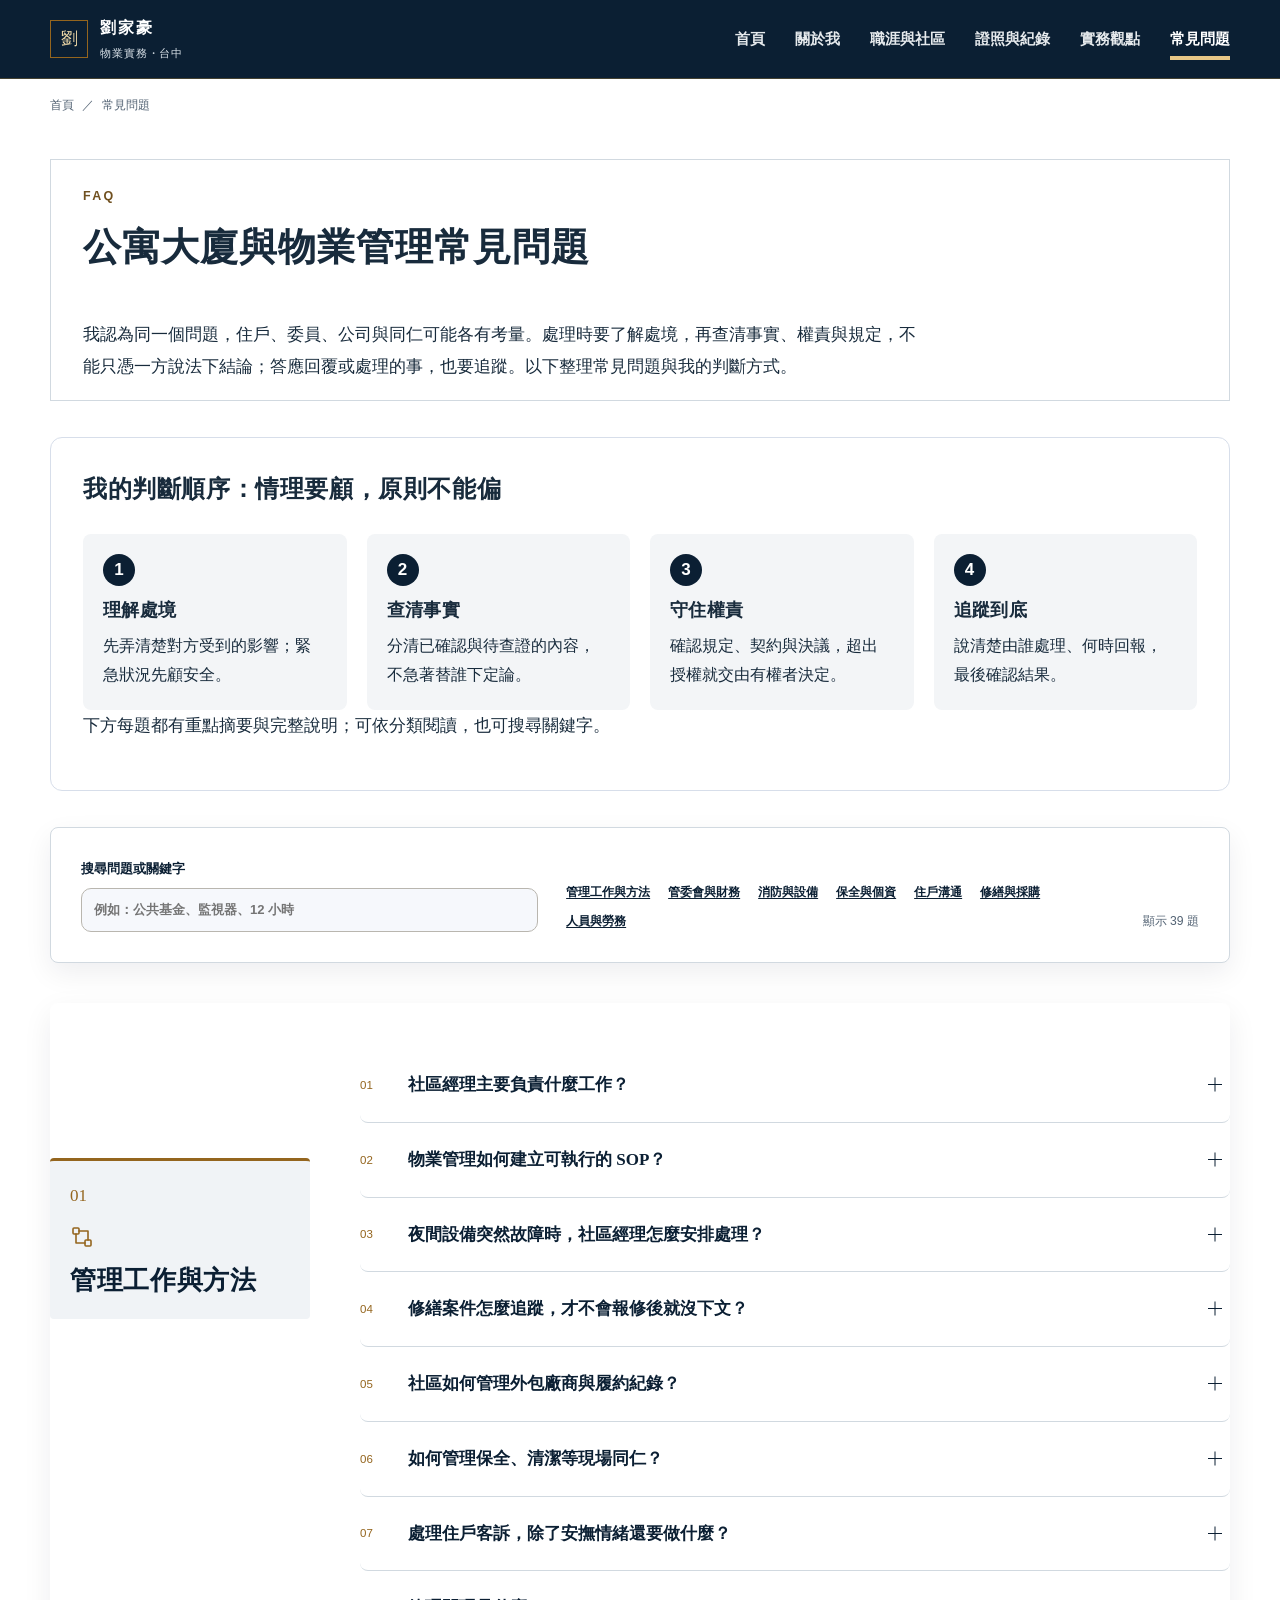
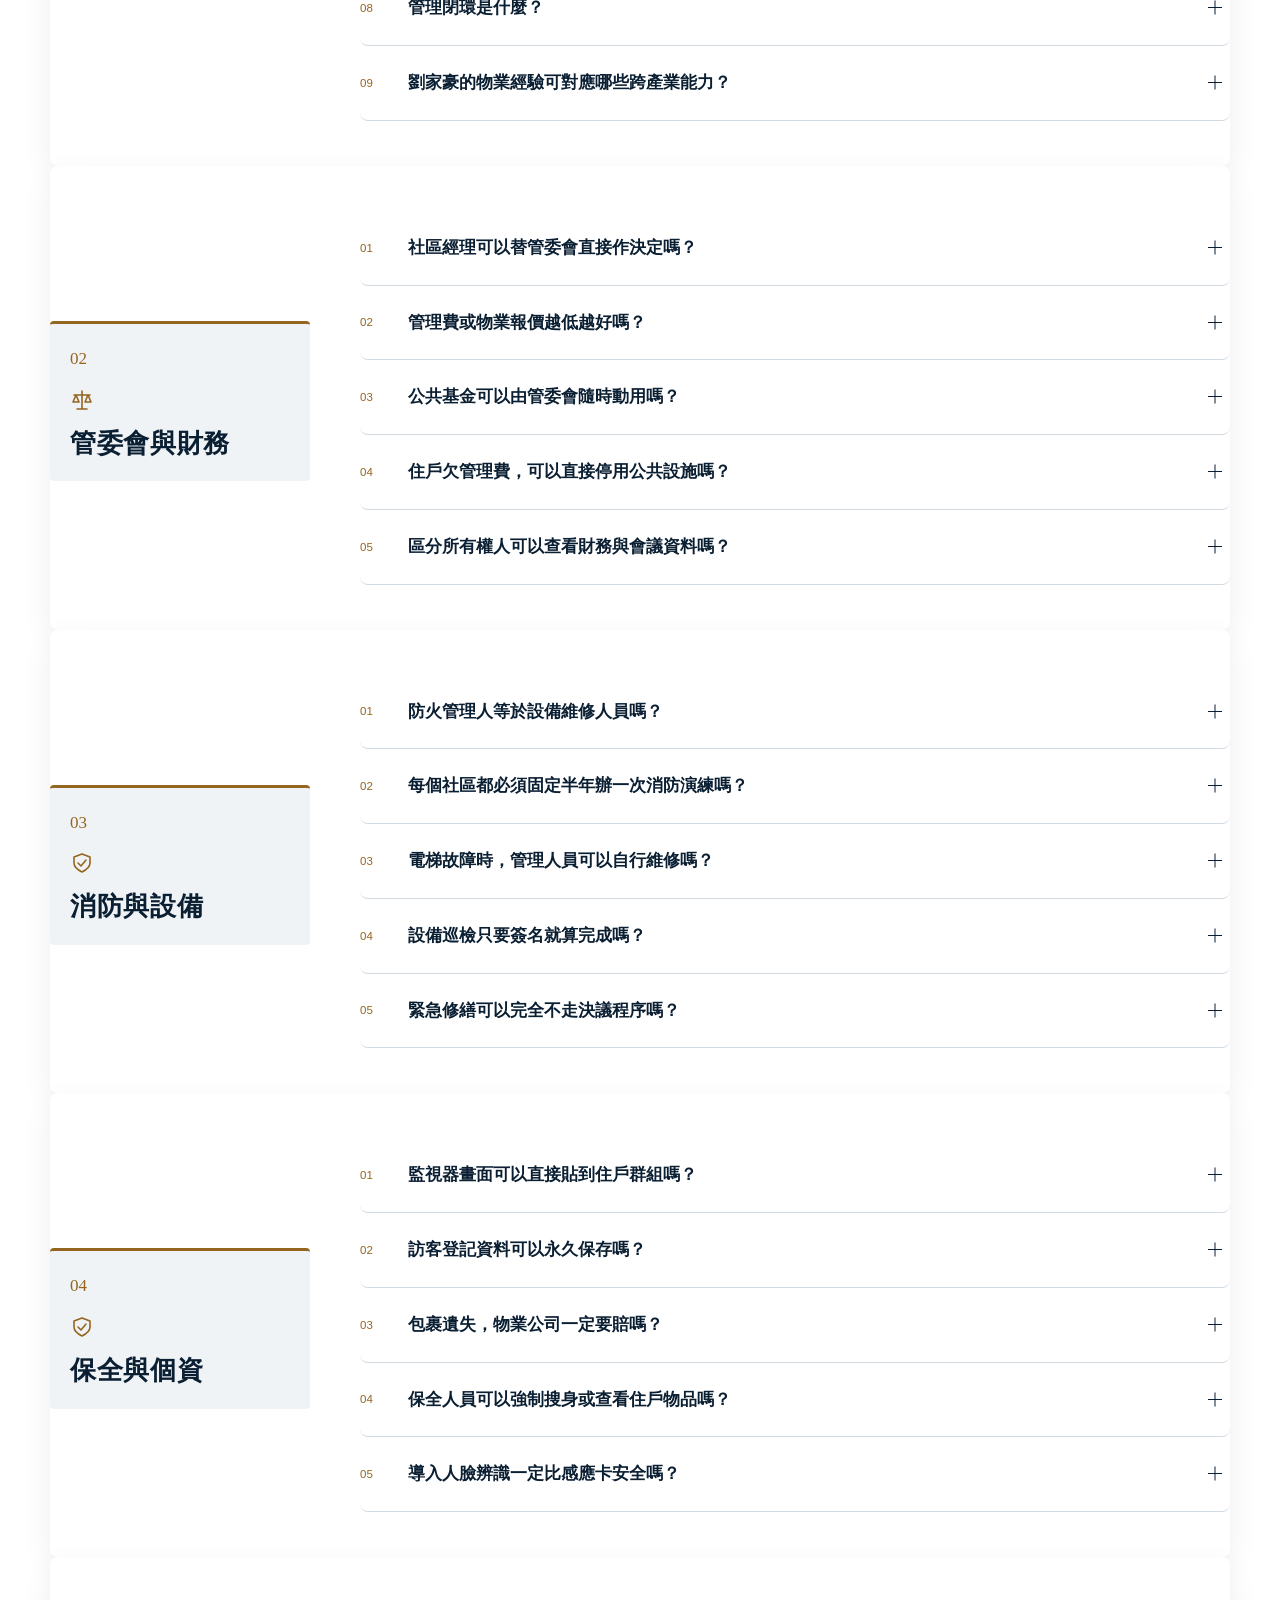
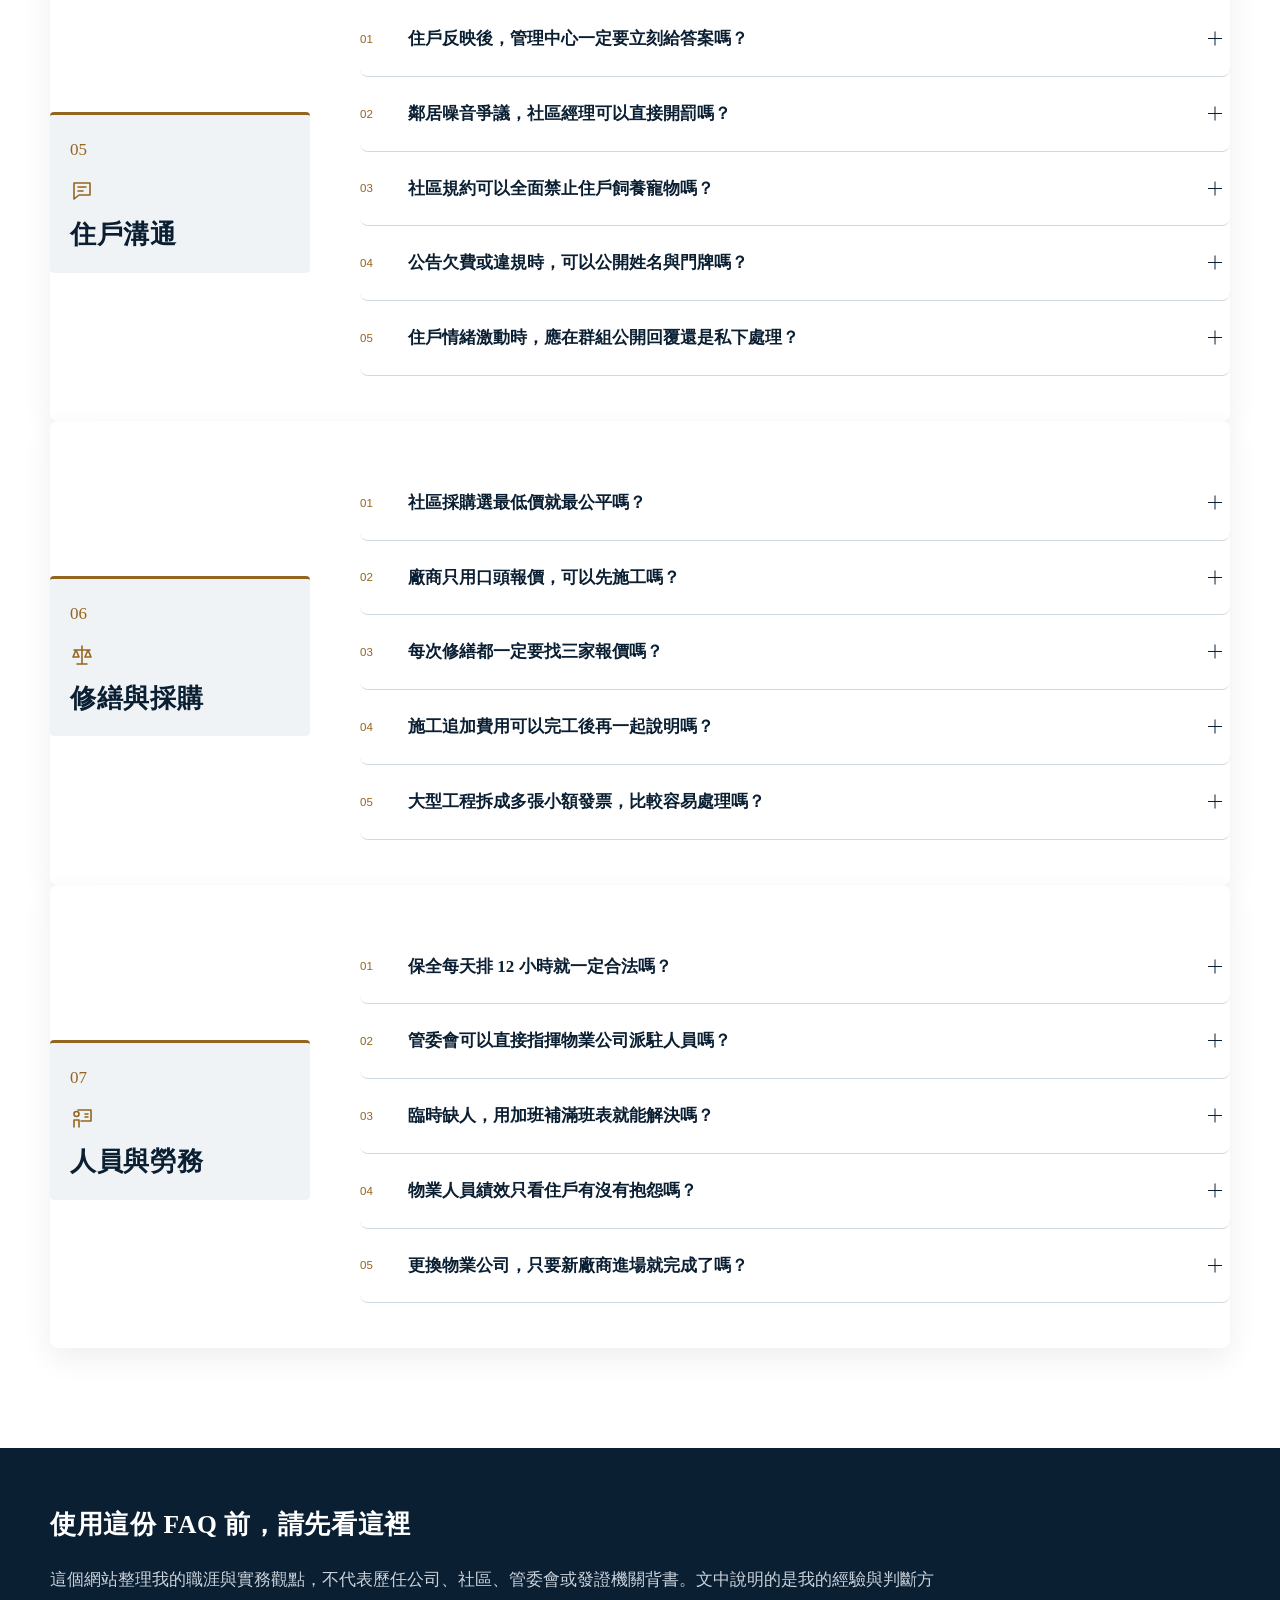
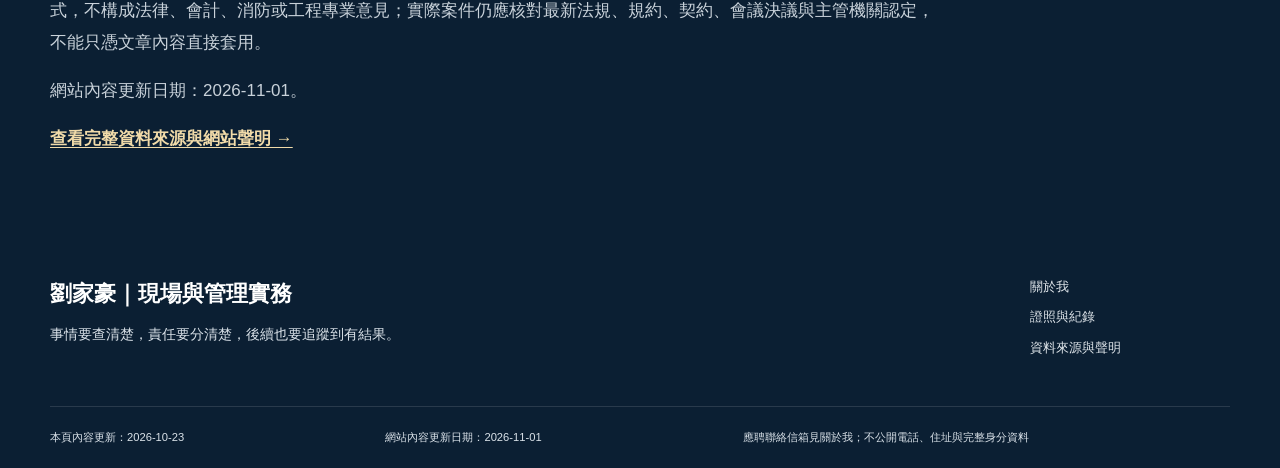
<file: faq.html>
<!doctype html>
<html lang="zh-Hant">
<head>
    <meta charset="utf-8">
    <meta name="viewport" content="width=device-width, initial-scale=1">
    <title>物業管理常見問題｜劉家豪</title>
    <meta name="description" content="39 題物業管理常見問題，依情理、事實查證、權責規則與後續追蹤，說明管理工作、財務、消防、個資、溝通、採購及勞務實務。">
    <meta name="author" content="劉家豪">
    <meta name="robots" content="index,follow,max-image-preview:large,max-snippet:-1,max-video-preview:-1">
    <link rel="canonical" href="https://a0928463187-star.github.io/faq.html">
    <meta property="og:locale" content="zh_TW">
    <meta property="og:type" content="website">
    <meta property="og:title" content="物業管理常見問題｜劉家豪">
    <meta property="og:description" content="39 題物業管理常見問題，依情理、事實查證、權責規則與後續追蹤，說明管理工作、財務、消防、個資、溝通、採購及勞務實務。">
    <meta property="og:url" content="https://a0928463187-star.github.io/faq.html">
    <meta property="og:site_name" content="劉家豪｜現場營運・物業管理・團隊管理實務工作者">
    <meta property="og:image" content="https://a0928463187-star.github.io/assets/images/site/liu-chia-hao-portrait-20261007.webp">
    <meta property="og:image:alt" content="劉家豪個人專業照片">
    <meta name="twitter:card" content="summary_large_image">
    <meta name="twitter:title" content="物業管理常見問題｜劉家豪">
    <meta name="twitter:description" content="39 題物業管理常見問題，依情理、事實查證、權責規則與後續追蹤，說明管理工作、財務、消防、個資、溝通、採購及勞務實務。">
    <meta name="twitter:image" content="https://a0928463187-star.github.io/assets/images/site/liu-chia-hao-portrait-20261007.webp">
    <meta name="theme-color" content="#0b1f33">
    <link rel="icon" href="assets/icons/favicon.svg" type="image/svg+xml">
    <link rel="manifest" href="site.webmanifest">
    <link rel="stylesheet" href="assets/css/styles.css?v=20261002">
    <link rel="stylesheet" href="assets/css/recruiter.css?v=20261001-consistency1">
    <link rel="stylesheet" href="assets/css/work.css?v=20261107-interactions1">
    <script type="application/ld+json">{"@context":"https://schema.org","@type":"FAQPage","mainEntity":[{"@type":"Question","name":"社區經理主要負責什麼工作？","acceptedAnswer":{"@type":"Answer","text":"我的工作包括住戶受理、同仁分工、廠商協調、設備與案件追蹤，以及向公司或管委會回報。例行工作依程序處理；超出授權，就把事實、選項與風險整理給有權者決定，後續仍須追蹤，不能只把問題往上轉。"}},{"@type":"Question","name":"物業管理如何建立可執行的 SOP？","acceptedAnswer":{"@type":"Answer","text":"我建議先把同仁實際會遇到的工作整理清楚，讓人知道先確認什麼、由誰處理、何時回報及如何確認完成。可以用簡短步驟與必要紀錄協助執行，不必為了制度而增加文書；有急迫風險，先顧安全與通報。這是方法建議，不代表每個任職現場都已採用同一套制度。"}},{"@type":"Question","name":"夜間設備突然故障時，社區經理怎麼安排處理？","acceptedAnswer":{"@type":"Answer","text":"我的電梯案例先確認是否有人受困，再安排車道提醒、櫃檯報修與住戶詢問，我則陪同師傅逐棟查修並回報進度。不同設備的風險與程序不同，不能直接照搬；應依現場授權與專業人員指引處理，有危及人身安全的緊急情況，依實際需要立即通報救援，不由管理人員越權維修。"}},{"@type":"Question","name":"修繕案件怎麼追蹤，才不會報修後就沒下文？","acceptedAnswer":{"@type":"Answer","text":"我會先辨別安全風險，一般案件再依報修、評估、報價、核准、施工、驗收與結案接續追蹤。『通知廠商』與『廠商離場』都不能直接當成完成；進度、未解問題與確認結果應記清楚，下一位同仁才知道要接著做什麼。"}},{"@type":"Question","name":"社區如何管理外包廠商與履約紀錄？","acceptedAnswer":{"@type":"Answer","text":"我重視先對齊契約範圍、到場及回報條件、責任與驗收方式，避免雙方只憑各自理解執行。若有變更，要記下原因、影響與核准情形；發生爭議，就回到契約與紀錄查證，不能用口頭期待取代約定。專業事項仍由適格人員判斷。"}},{"@type":"Question","name":"如何管理保全、清潔等現場同仁？","acceptedAnswer":{"@type":"Answer","text":"我認為同仁做不好時，應先確認任務、標準與回報時間是否交代清楚，再針對差異提供具體回饋。保全、清潔的指揮方式仍要依契約分清公司、承攬廠商與管委會的權責，不能一律當成直接雇主；人力與工時安排也應核對適用規定。這是管理方法說明，不另宣稱未提供的清潔團隊管理規模。"}},{"@type":"Question","name":"處理住戶客訴，除了安撫情緒還要做什麼？","acceptedAnswer":{"@type":"Answer","text":"我會先了解住戶受到的影響，再分清已知事實與待確認事項。不能因為對方情緒大就越權承諾，也不能只拿規定拒絕說明。應交代誰處理、下一次何時回報；後續若未完成，就繼續追蹤，不能以『已轉達』結束。"}},{"@type":"Question","name":"管理閉環是什麼？","acceptedAnswer":{"@type":"Answer","text":"對我而言，閉環就是從發現問題、確認權責、分派、追蹤與回報，到最後驗證結果及結案。尚未解決，就保留未解事項與下一步；否則只記『已告知』，仍不知道事情有沒有人處理。這是我的管理原則，不是用一個名詞包裝未經量測的績效。"}},{"@type":"Question","name":"劉家豪的物業經驗可對應哪些跨產業能力？","acceptedAnswer":{"@type":"Answer","text":"我在軍職、保險培訓與物業現場，累積任務安排、人員協調、教育訓練及案件追蹤經驗。協調住戶、管委會與廠商時，也要考慮各方需要及權責，這可對應企業客戶關係與跨部門協調需求；但角色不等於部門，是否適合特定職缺，仍須依公司的工作內容與要求評估。"}},{"@type":"Question","name":"社區經理可以替管委會直接作決定嗎？","acceptedAnswer":{"@type":"Answer","text":"我會先了解住戶需要、現場事實與影響，再分清日常執行、契約授權及需由管委會決議的事項。預算、契約、住戶權益或規約問題，不能因為有人催促或有人情關係就越權。我會把選項與風險整理給有權者決定，之後依程序執行、追蹤，決定權與執行責任都要清楚。"}},{"@type":"Question","name":"管理費或物業報價越低越好嗎？","acceptedAnswer":{"@type":"Answer","text":"我不會只看標價。需求與規格應先一致，再比較人力編制、排班、休假替補、訓練、服務範圍、追加費用、保固及違約責任。價格降低若是因為省掉必要工作，後續成本與風險可能回到社區。因此，評選標準、比較理由與責任都要留清楚，才能評估是不是真的划算。"}},{"@type":"Question","name":"公共基金可以由管委會隨時動用嗎？","acceptedAnswer":{"@type":"Answer","text":"我認為公共基金關係全體住戶利益，不能因人情、個人好惡或口頭交辦就任意動用。處理前應核對法規、規約、會議決議、預算與權限，核准後再依程序支付，並留下憑證、驗收及收支紀錄。授權有疑問就先確認，避免執行了才發現沒有依據。"}},{"@type":"Question","name":"住戶欠管理費，可以直接停用公共設施嗎？","acceptedAnswer":{"@type":"Answer","text":"欠費確實會影響社區財務，但仍要按一致原則處理，不能私下停水、停電或用其他方式自行處罰。先核對帳目、繳款與催告紀錄，再依條例、規約和有權決議辦理催繳或後續程序；對帳有疑問就先查清楚，保留通知和處理紀錄。"}},{"@type":"Question","name":"區分所有權人可以查看財務與會議資料嗎？","acceptedAnswer":{"@type":"Answer","text":"資料透明有助於建立信任，但提供方式仍要顧到權限與個資。我會先確認申請人身分、文件範圍及法規程序，再安排閱覽或提供，並遮蔽與目的無關的個資。不能因為欠費或私人關係任意拒絕，也不能為求方便，就把整份資料不加區分地外傳。"}},{"@type":"Question","name":"防火管理人等於設備維修人員嗎？","acceptedAnswer":{"@type":"Answer","text":"不是同一份工作。防火管理重在計畫、編組、訓練和日常管理；設備檢查或維修則要依規定由合格人員處理。現場要把誰負責管理、誰負責技術檢修說清楚，互相配合但不混淆權責，紀錄也要能查得到。"}},{"@type":"Question","name":"每個社區都必須固定半年辦一次消防演練嗎？","acceptedAnswer":{"@type":"Answer","text":"我不會只因為是社區，就直接套用固定頻率。會先確認場所用途、規模及是否依法應實施防火管理，再核對現行規定與消防機關要求，排入計畫並留下紀錄。若社區規劃自主防災隊，可參考國土署手冊盤點整備、分清任務並安排演練；隊伍以自助互助、協助通報與疏散為主，不取代消防專業救援，也不能讓同仁冒險進入濃煙或超出訓練能力處置。條件不清楚時，我會先向主管機關確認，不用猜測代替查證。"}},{"@type":"Question","name":"電梯故障時，管理人員可以自行維修嗎？","acceptedAnswer":{"@type":"Answer","text":"先顧人身安全，不要自行拆修。立即告知住戶暫停使用、確認是否有人受困，再聯絡合格維護廠商；若有人受困或有急迫危險，依緊急程序通報消防等單位。記下時間、現況、通報對象與後續檢查結果，修復後確認安全再恢復使用。"}},{"@type":"Question","name":"設備巡檢只要簽名就算完成嗎？","acceptedAnswer":{"@type":"Answer","text":"簽名只是紀錄的一部分，重點是巡檢是否真的完成、異常有沒有處理。應記下日期、位置、檢查結果、異常證據、臨時措施、負責人、期限和複查結果；發現漏記就如實補正並說明，不為了表面完整而填寫未查過的項目。"}},{"@type":"Question","name":"緊急修繕可以完全不走決議程序嗎？","acceptedAnswer":{"@type":"Answer","text":"若有人身安全或損害擴大的急迫風險，先採必要且適度的止損措施；這不代表所有程序都可以省略。要確認現有授權，控制處理範圍，記錄原因、現況、聯繫和費用，並儘速向有權者回報；後續工程仍依規約及決議辦理。"}},{"@type":"Question","name":"監視器畫面可以直接貼到住戶群組嗎？","acceptedAnswer":{"@type":"Answer","text":"不應把監視影像當成群組公告素材。先確認調閱人是否有權、使用目的是否正當且必要，再依程序限定範圍並遮蔽無關人員；若涉及安全或疑似犯罪，應保全原始資料並交由有權單位處理。不要因一時方便或情緒，把可識別影像任意散布。"}},{"@type":"Question","name":"訪客登記資料可以永久保存嗎？","acceptedAnswer":{"@type":"Answer","text":"不應只因為「以後可能用到」就永久保存。先說明蒐集目的、資料範圍和使用方式，只收集管理安全真正需要的資料，並設定存取權限及保存期限；目的已達或期限屆滿後，依規定刪除、去識別化或停止使用，且留下必要的處理紀錄。"}},{"@type":"Question","name":"包裹遺失，物業公司一定要賠嗎？","acceptedAnswer":{"@type":"Answer","text":"住戶包裹不見，著急有其原因，但我不會只憑結果就先承諾賠償或推卸責任。應先核對代收規則、簽收保管紀錄、通知流程與相關影像，把已知事實及待查部分分開，再依契約、責任與授權處理。同時也要回覆查詢進度，避免住戶一直不知道事情處理到哪裡。"}},{"@type":"Question","name":"保全人員可以強制搜身或查看住戶物品嗎？","acceptedAnswer":{"@type":"Answer","text":"保全人員沒有一般公權力，不能以管理之名強迫搜身或翻查物品。遇到安全疑慮，先保持距離、說明理由並依契約和既定程序處理；有急迫危險或疑似犯罪時通報警方等有權單位。全程尊重當事人、避免激化衝突，也要如實記錄。"}},{"@type":"Question","name":"導入人臉辨識一定比感應卡安全嗎？","acceptedAnswer":{"@type":"Answer","text":"不一定。人臉資料涉及高度個資風險，外洩後也不像卡片能直接換新。評估時先問清楚是否真的必要、有沒有侵害較小的替代方式，再確認告知、權限、保存期限、廠商管理、資安和刪除機制；不能只為了方便，就把住戶資料交給制度說不清楚的系統。"}},{"@type":"Question","name":"住戶反映後，管理中心一定要立刻給答案嗎？","acceptedAnswer":{"@type":"Answer","text":"我會先讓住戶知道已受理，但資料不完整時，不為了快就猜答案。先說明已確認什麼、還要查什麼、由誰處理及何時回覆，讓對方有依據可以追蹤。若涉及安全，就先處置及通報，再補完整說明；既然答應回覆，後續也要確認有沒有做到。"}},{"@type":"Question","name":"鄰居噪音爭議，社區經理可以直接開罰嗎？","acceptedAnswer":{"@type":"Answer","text":"噪音會影響鄰居生活，應先聽取雙方說明、記錄時間和實際影響，再依規約溝通勸導。社區經理不能自行創設罰則；若規約有處理方式，也要確認決議、證據和適用程序，不能看人處理。超出社區權限時，協助住戶向主管機關反映。"}},{"@type":"Question","name":"社區規約可以全面禁止住戶飼養寵物嗎？","acceptedAnswer":{"@type":"Answer","text":"不能只憑口頭說法或個人喜好下結論。先核對現行法規、規約內容及其形成程序，再了解實際飼養行為是否影響安寧、衛生或安全。處理時兼顧住戶生活和公共利益，按同一標準溝通；規定有疑義，就向主管機關或法律專業人員確認。"}},{"@type":"Question","name":"公告欠費或違規時，可以公開姓名與門牌嗎？","acceptedAnswer":{"@type":"Answer","text":"管理上需要提醒，不代表可以公開所有人的姓名和門牌。先確認公告目的、法規與規約依據，再選擇個別通知、代碼或遮蔽等影響較小的方式，只揭露必要資訊。處理標準應一致，不用公開羞辱代替管理，也不讓住戶個資在群組擴散。"}},{"@type":"Question","name":"住戶情緒激動時，應在群組公開回覆還是私下處理？","acceptedAnswer":{"@type":"Answer","text":"我會先確認有沒有立即安全問題，再了解事實與各方訴求。影響全體的資訊，可以用一致口徑公開說明；個人身分、影像與爭議細節，則依適當的私下程序處理。回覆應讓對方知道能做什麼、不能做什麼、下一步與回覆時間，不在群組爭輸贏，也不因情緒或交情改變處理原則。"}},{"@type":"Question","name":"社區採購選最低價就最公平嗎？","acceptedAnswer":{"@type":"Answer","text":"我認為公平應是同樣條件、同樣標準，不是只挑最低價，也不是看交情選廠商。需求與規格先說清楚，再比較總價、排除項目、資格、工期、保固、保險、驗收及違約責任。若有利害關係，也應如實揭露並留下評選依據，讓決定經得起檢視。"}},{"@type":"Question","name":"廠商只用口頭報價，可以先施工嗎？","acceptedAnswer":{"@type":"Answer","text":"非緊急案件不應只憑一句口頭報價就開工。先把工作範圍、數量、材料、工期、保固、費用、付款和不包含項目寫清楚，再確認授權與驗收方式。若為避免立即損害而先止損，也要控制範圍並如實補記聯繫、估價和核准過程。"}},{"@type":"Question","name":"每次修繕都一定要找三家報價嗎？","acceptedAnswer":{"@type":"Answer","text":"不應把「三家報價」當成所有案件一體適用的答案。先依規約、採購辦法和既有決議確認程序；若因緊急、原廠或市場有限無法比價，應說明原因，改用可行方式核對價格、範圍與責任並留紀錄。例外是為了處理實際限制，不是方便指定熟識廠商。"}},{"@type":"Question","name":"施工追加費用可以完工後再一起說明嗎？","acceptedAnswer":{"@type":"Answer","text":"原則上先說明追加原因、工作範圍、金額和工期影響，取得有權者書面確認後再做，不能做完才把費用丟給社區。若有立即安全或損害風險而來不及事前核准，就限於必要止損，保留現況和聯繫證據，並儘速提報讓有權者確認後續。"}},{"@type":"Question","name":"大型工程拆成多張小額發票，比較容易處理嗎？","acceptedAnswer":{"@type":"Answer","text":"不能為了避開授權、比價或決議門檻，把同一項目刻意拆成多筆。先按實際需求看整體範圍、預算和風險，讓有權者在資訊完整時決定；契約、施工、驗收、發票和付款也要對得起來。若工作確實分期或性質不同，應把原因和依據記錄清楚。"}},{"@type":"Question","name":"保全每天排 12 小時就一定合法嗎？","acceptedAnswer":{"@type":"Answer","text":"不能只因業界常見，就認定每天排 12 小時一定合法。要先確認職務是否適用相關例外規定、書面約定及主管機關核備情形，再核對工時、休息、例假與健康保障是否符合現行要求。排班也要看人員安全和實際負荷；不確定時向勞政機關或專業人員查證。"}},{"@type":"Question","name":"管委會可以直接指揮物業公司派駐人員嗎？","acceptedAnswer":{"@type":"Answer","text":"住戶和管委會的需求要被聽見，但交辦仍應依管理契約和雙方約定的窗口處理。涉及排班、考核、請假或人事管理，應由物業公司負責主管安排；若指揮方式不清楚，先釐清權責再執行，避免讓第一線同仁承受互相矛盾的指令。"}},{"@type":"Question","name":"臨時缺人，用加班補滿班表就能解決嗎？","acceptedAnswer":{"@type":"Answer","text":"我認為臨時加班可以是短期應變，但不能一直靠少數同仁補長期缺額。安排前要核對工時、休息與健康風險，並留意替補及服務品質；若持續缺人，就應檢討招募、排班、服務範圍或契約配置，再追蹤改善。班表排滿，不代表人力問題已解決。"}},{"@type":"Question","name":"物業人員績效只看住戶有沒有抱怨嗎？","acceptedAnswer":{"@type":"Answer","text":"住戶感受要重視，但抱怨件數會受到社區規模、事件及回報習慣影響，不能單獨下結論。我會建議將服務態度與巡檢、回覆時效、結案、缺失改善、交班、訓練及風險通報等紀錄一起看。標準事先說明，才方便同仁執行，也較能公平評估需要改善的地方。"}},{"@type":"Question","name":"更換物業公司，只要新廠商進場就完成了嗎？","acceptedAnswer":{"@type":"Answer","text":"新廠商進場不代表交接完成。雙方應按清單核對契約、財務與印鑑、設備、鑰匙門禁、帳號權限、未結案件、保固、廠商聯絡資料及個資返還或刪除責任；逐項確認、雙方簽認，缺漏列出負責人和期限，後續追到結案。"}}]}</script>
    <script type="application/ld+json">{"@context":"https://schema.org","@type":"BreadcrumbList","itemListElement":[{"@type":"ListItem","position":1,"name":"首頁","item":"https://a0928463187-star.github.io/"},{"@type":"ListItem","position":2,"name":"常見問題","item":"https://a0928463187-star.github.io/faq.html"}]}</script>
</head>
<body class="page-faq">

  <a class="skip-link" href="#main">跳到主要內容</a>
  <header class="site-header" data-site-header>
    <div class="header-inner shell">
      <a class="brand" href="index.html" aria-label="劉家豪個人網站首頁">
        <span class="brand-mark" aria-hidden="true">劉</span>
        <span><strong>劉家豪</strong><small>物業實務・台中</small></span>
      </a>
      <button class="nav-toggle" type="button" aria-expanded="false" aria-controls="primary-nav">
        <span class="sr-only">開啟導覽選單</span>
        <span></span><span></span><span></span>
      </button>
      <nav class="primary-nav" id="primary-nav" aria-label="主要導覽"><a href="index.html">首頁</a><a href="about.html">關於我</a><a href="career.html">職涯與社區</a><a href="credentials.html">證照與紀錄</a><a href="articles.html">實務觀點</a><a href="faq.html" aria-current="page">常見問題</a></nav>
    </div>
  </header>
<nav class="breadcrumbs shell" aria-label="麵包屑"><a href="index.html">首頁</a><span aria-hidden="true">／</span><span aria-current="page">常見問題</span></nav>
<main id="main"><header class="page-banner shell">
    <div class="page-banner-main"><p class="eyebrow">FAQ</p><h1>公寓大廈與物業管理常見問題</h1></div>
    <p class="page-banner-intro">我認為同一個問題，住戶、委員、公司與同仁可能各有考量。處理時要了解處境，再查清事實、權責與規定，不能只憑一方說法下結論；答應回覆或處理的事，也要追蹤。以下整理常見問題與我的判斷方式。</p>
  </header>
    <section class="shell reading-map faq-reading-map"><h2>我的判斷順序：情理要顧，原則不能偏</h2><ol class="decision-flow"><li><span class="step-number">1</span><h3>理解處境</h3><p>先弄清楚對方受到的影響；緊急狀況先顧安全。</p></li><li><span class="step-number">2</span><h3>查清事實</h3><p>分清已確認與待查證的內容，不急著替誰下定論。</p></li><li><span class="step-number">3</span><h3>守住權責</h3><p>確認規定、契約與決議，超出授權就交由有權者決定。</p></li><li><span class="step-number">4</span><h3>追蹤到底</h3><p>說清楚由誰處理、何時回報，最後確認結果。</p></li></ol><p>下方每題都有重點摘要與完整說明；可依分類閱讀，也可搜尋關鍵字。</p></section>
    <section class="faq-tools shell"><label class="search-field faq-search"><span>搜尋問題或關鍵字</span><input type="search" placeholder="例如：公共基金、監視器、12 小時" data-faq-search></label><nav aria-label="問題分類"><a href="#faq-%E7%AE%A1%E7%90%86%E5%B7%A5%E4%BD%9C%E8%88%87%E6%96%B9%E6%B3%95">管理工作與方法</a><a href="#faq-%E7%AE%A1%E5%A7%94%E6%9C%83%E8%88%87%E8%B2%A1%E5%8B%99">管委會與財務</a><a href="#faq-%E6%B6%88%E9%98%B2%E8%88%87%E8%A8%AD%E5%82%99">消防與設備</a><a href="#faq-%E4%BF%9D%E5%85%A8%E8%88%87%E5%80%8B%E8%B3%87">保全與個資</a><a href="#faq-%E4%BD%8F%E6%88%B6%E6%BA%9D%E9%80%9A">住戶溝通</a><a href="#faq-%E4%BF%AE%E7%B9%95%E8%88%87%E6%8E%A1%E8%B3%BC">修繕與採購</a><a href="#faq-%E4%BA%BA%E5%93%A1%E8%88%87%E5%8B%9E%E5%8B%99">人員與勞務</a></nav><p aria-live="polite" data-faq-count>顯示 39 題</p></section>
    <div class="shell faq-list"><section class="faq-group" id="faq-管理工作與方法" data-faq-group>
      <header><span>01</span><svg class="visual-icon" viewBox="0 0 24 24" aria-hidden="true" focusable="false" fill="none" stroke="currentColor" stroke-width="1.6" stroke-linecap="round" stroke-linejoin="round"><rect x="3" y="3" width="6" height="6" rx="1"/><rect x="15" y="15" width="6" height="6" rx="1"/><path d="M9 6h9v9M6 9v9h9"/></svg><h2>管理工作與方法</h2></header>
      <div><details class="faq-item" data-faq-item data-search="社區經理主要負責什麼工作？ 我的工作包括住戶受理、同仁分工、廠商協調、設備與案件追蹤，以及向公司或管委會回報。例行工作依程序處理；超出授權，就把事實、選項與風險整理給有權者決定，後續仍須追蹤，不能只把問題往上轉。 負責現場執行與協調，但不是所有事情的最終決策者。">
          <summary><span>01</span><strong>社區經理主要負責什麼工作？</strong><i aria-hidden="true"></i></summary>
          <div class="faq-answer"><p class="faq-summary">重點：負責現場執行與協調，但不是所有事情的最終決策者。</p><p>我的工作包括住戶受理、同仁分工、廠商協調、設備與案件追蹤，以及向公司或管委會回報。例行工作依程序處理；超出授權，就把事實、選項與風險整理給有權者決定，後續仍須追蹤，不能只把問題往上轉。</p><ul class="source-list"><li><a href="https://law.moj.gov.tw/LawClass/LawAll.aspx?pcode=D0070118" target="_blank" rel="noopener noreferrer">全國法規資料庫｜公寓大廈管理條例<span aria-hidden="true">↗</span></a></li></ul></div>
        </details><details class="faq-item" data-faq-item data-search="物業管理如何建立可執行的 SOP？ 我建議先把同仁實際會遇到的工作整理清楚，讓人知道先確認什麼、由誰處理、何時回報及如何確認完成。可以用簡短步驟與必要紀錄協助執行，不必為了制度而增加文書；有急迫風險，先顧安全與通報。這是方法建議，不代表每個任職現場都已採用同一套制度。 從反覆發生的工作整理順序、責任、期限與完成依據。">
          <summary><span>02</span><strong>物業管理如何建立可執行的 SOP？</strong><i aria-hidden="true"></i></summary>
          <div class="faq-answer"><p class="faq-summary">重點：從反覆發生的工作整理順序、責任、期限與完成依據。</p><p>我建議先把同仁實際會遇到的工作整理清楚，讓人知道先確認什麼、由誰處理、何時回報及如何確認完成。可以用簡短步驟與必要紀錄協助執行，不必為了制度而增加文書；有急迫風險，先顧安全與通報。這是方法建議，不代表每個任職現場都已採用同一套制度。</p><ul class="source-list"><li><a href="https://law.moj.gov.tw/LawClass/LawAll.aspx?pcode=D0070118" target="_blank" rel="noopener noreferrer">全國法規資料庫｜公寓大廈管理條例<span aria-hidden="true">↗</span></a></li></ul></div>
        </details><details class="faq-item" data-faq-item data-search="夜間設備突然故障時，社區經理怎麼安排處理？ 我的電梯案例先確認是否有人受困，再安排車道提醒、櫃檯報修與住戶詢問，我則陪同師傅逐棟查修並回報進度。不同設備的風險與程序不同，不能直接照搬；應依現場授權與專業人員指引處理，有危及人身安全的緊急情況，依實際需要立即通報救援，不由管理人員越權維修。 先顧安全、掌握影響，再安排分工、報修與一致回報。">
          <summary><span>03</span><strong>夜間設備突然故障時，社區經理怎麼安排處理？</strong><i aria-hidden="true"></i></summary>
          <div class="faq-answer"><p class="faq-summary">重點：先顧安全、掌握影響，再安排分工、報修與一致回報。</p><p>我的電梯案例先確認是否有人受困，再安排車道提醒、櫃檯報修與住戶詢問，我則陪同師傅逐棟查修並回報進度。不同設備的風險與程序不同，不能直接照搬；應依現場授權與專業人員指引處理，有危及人身安全的緊急情況，依實際需要立即通報救援，不由管理人員越權維修。</p><ul class="source-list"><li><a href="https://law.moj.gov.tw/LawClass/LawAll.aspx?pcode=D0070118" target="_blank" rel="noopener noreferrer">全國法規資料庫｜公寓大廈管理條例<span aria-hidden="true">↗</span></a></li></ul></div>
        </details><details class="faq-item" data-faq-item data-search="修繕案件怎麼追蹤，才不會報修後就沒下文？ 我會先辨別安全風險，一般案件再依報修、評估、報價、核准、施工、驗收與結案接續追蹤。『通知廠商』與『廠商離場』都不能直接當成完成；進度、未解問題與確認結果應記清楚，下一位同仁才知道要接著做什麼。 讓每件工作有負責人、下一步、回報時間與結案依據。">
          <summary><span>04</span><strong>修繕案件怎麼追蹤，才不會報修後就沒下文？</strong><i aria-hidden="true"></i></summary>
          <div class="faq-answer"><p class="faq-summary">重點：讓每件工作有負責人、下一步、回報時間與結案依據。</p><p>我會先辨別安全風險，一般案件再依報修、評估、報價、核准、施工、驗收與結案接續追蹤。『通知廠商』與『廠商離場』都不能直接當成完成；進度、未解問題與確認結果應記清楚，下一位同仁才知道要接著做什麼。</p><ul class="source-list"><li><a href="https://law.moj.gov.tw/LawClass/LawAll.aspx?pcode=D0070118" target="_blank" rel="noopener noreferrer">全國法規資料庫｜公寓大廈管理條例<span aria-hidden="true">↗</span></a></li><li><a href="https://www.nlma.gov.tw/ch/titlelist/areasw/4736" target="_blank" rel="noopener noreferrer">內政部國土管理署｜公寓大廈管理問答<span aria-hidden="true">↗</span></a></li></ul></div>
        </details><details class="faq-item" data-faq-item data-search="社區如何管理外包廠商與履約紀錄？ 我重視先對齊契約範圍、到場及回報條件、責任與驗收方式，避免雙方只憑各自理解執行。若有變更，要記下原因、影響與核准情形；發生爭議，就回到契約與紀錄查證，不能用口頭期待取代約定。專業事項仍由適格人員判斷。 工作前說清範圍與責任，過程追蹤，完成後核對結果。">
          <summary><span>05</span><strong>社區如何管理外包廠商與履約紀錄？</strong><i aria-hidden="true"></i></summary>
          <div class="faq-answer"><p class="faq-summary">重點：工作前說清範圍與責任，過程追蹤，完成後核對結果。</p><p>我重視先對齊契約範圍、到場及回報條件、責任與驗收方式，避免雙方只憑各自理解執行。若有變更，要記下原因、影響與核准情形；發生爭議，就回到契約與紀錄查證，不能用口頭期待取代約定。專業事項仍由適格人員判斷。</p><ul class="source-list"><li><a href="https://law.moj.gov.tw/LawClass/LawAll.aspx?pcode=D0070118" target="_blank" rel="noopener noreferrer">全國法規資料庫｜公寓大廈管理條例<span aria-hidden="true">↗</span></a></li></ul></div>
        </details><details class="faq-item" data-faq-item data-search="如何管理保全、清潔等現場同仁？ 我認為同仁做不好時，應先確認任務、標準與回報時間是否交代清楚，再針對差異提供具體回饋。保全、清潔的指揮方式仍要依契約分清公司、承攬廠商與管委會的權責，不能一律當成直接雇主；人力與工時安排也應核對適用規定。這是管理方法說明，不另宣稱未提供的清潔團隊管理規模。 先講清工作及標準，再確認理解、執行與回報。">
          <summary><span>06</span><strong>如何管理保全、清潔等現場同仁？</strong><i aria-hidden="true"></i></summary>
          <div class="faq-answer"><p class="faq-summary">重點：先講清工作及標準，再確認理解、執行與回報。</p><p>我認為同仁做不好時，應先確認任務、標準與回報時間是否交代清楚，再針對差異提供具體回饋。保全、清潔的指揮方式仍要依契約分清公司、承攬廠商與管委會的權責，不能一律當成直接雇主；人力與工時安排也應核對適用規定。這是管理方法說明，不另宣稱未提供的清潔團隊管理規模。</p><ul class="source-list"><li><a href="https://law.moj.gov.tw/LawClass/LawAll.aspx?pcode=D0070118" target="_blank" rel="noopener noreferrer">全國法規資料庫｜公寓大廈管理條例<span aria-hidden="true">↗</span></a></li><li><a href="https://law.moj.gov.tw/LawClass/LawAll.aspx?pcode=N0030001" target="_blank" rel="noopener noreferrer">全國法規資料庫｜勞動基準法<span aria-hidden="true">↗</span></a></li></ul></div>
        </details><details class="faq-item" data-faq-item data-search="處理住戶客訴，除了安撫情緒還要做什麼？ 我會先了解住戶受到的影響，再分清已知事實與待確認事項。不能因為對方情緒大就越權承諾，也不能只拿規定拒絕說明。應交代誰處理、下一次何時回報；後續若未完成，就繼續追蹤，不能以『已轉達』結束。 理解影響、查清事實，說明權責與安排，再追蹤結果。">
          <summary><span>07</span><strong>處理住戶客訴，除了安撫情緒還要做什麼？</strong><i aria-hidden="true"></i></summary>
          <div class="faq-answer"><p class="faq-summary">重點：理解影響、查清事實，說明權責與安排，再追蹤結果。</p><p>我會先了解住戶受到的影響，再分清已知事實與待確認事項。不能因為對方情緒大就越權承諾，也不能只拿規定拒絕說明。應交代誰處理、下一次何時回報；後續若未完成，就繼續追蹤，不能以『已轉達』結束。</p><ul class="source-list"><li><a href="https://law.moj.gov.tw/LawClass/LawAll.aspx?pcode=D0070118" target="_blank" rel="noopener noreferrer">全國法規資料庫｜公寓大廈管理條例<span aria-hidden="true">↗</span></a></li><li><a href="https://www.nlma.gov.tw/ch/titlelist/areasw/4736" target="_blank" rel="noopener noreferrer">內政部國土管理署｜公寓大廈管理問答<span aria-hidden="true">↗</span></a></li></ul></div>
        </details><details class="faq-item" data-faq-item data-search="管理閉環是什麼？ 對我而言，閉環就是從發現問題、確認權責、分派、追蹤與回報，到最後驗證結果及結案。尚未解決，就保留未解事項與下一步；否則只記『已告知』，仍不知道事情有沒有人處理。這是我的管理原則，不是用一個名詞包裝未經量測的績效。 有負責人、有進度、有回報、有結果，確認完成才結案。">
          <summary><span>08</span><strong>管理閉環是什麼？</strong><i aria-hidden="true"></i></summary>
          <div class="faq-answer"><p class="faq-summary">重點：有負責人、有進度、有回報、有結果，確認完成才結案。</p><p>對我而言，閉環就是從發現問題、確認權責、分派、追蹤與回報，到最後驗證結果及結案。尚未解決，就保留未解事項與下一步；否則只記『已告知』，仍不知道事情有沒有人處理。這是我的管理原則，不是用一個名詞包裝未經量測的績效。</p><ul class="source-list"><li><a href="https://law.moj.gov.tw/LawClass/LawAll.aspx?pcode=D0070118" target="_blank" rel="noopener noreferrer">全國法規資料庫｜公寓大廈管理條例<span aria-hidden="true">↗</span></a></li></ul></div>
        </details><details class="faq-item" data-faq-item data-search="劉家豪的物業經驗可對應哪些跨產業能力？ 我在軍職、保險培訓與物業現場，累積任務安排、人員協調、教育訓練及案件追蹤經驗。協調住戶、管委會與廠商時，也要考慮各方需要及權責，這可對應企業客戶關係與跨部門協調需求；但角色不等於部門，是否適合特定職缺，仍須依公司的工作內容與要求評估。 現場營運、團隊管理、教育訓練、流程改善與協調經驗。">
          <summary><span>09</span><strong>劉家豪的物業經驗可對應哪些跨產業能力？</strong><i aria-hidden="true"></i></summary>
          <div class="faq-answer"><p class="faq-summary">重點：現場營運、團隊管理、教育訓練、流程改善與協調經驗。</p><p>我在軍職、保險培訓與物業現場，累積任務安排、人員協調、教育訓練及案件追蹤經驗。協調住戶、管委會與廠商時，也要考慮各方需要及權責，這可對應企業客戶關係與跨部門協調需求；但角色不等於部門，是否適合特定職缺，仍須依公司的工作內容與要求評估。</p><ul class="source-list"></ul></div>
        </details></div>
    </section><section class="faq-group" id="faq-管委會與財務" data-faq-group>
      <header><span>02</span><svg class="visual-icon" viewBox="0 0 24 24" aria-hidden="true" focusable="false" fill="none" stroke="currentColor" stroke-width="1.6" stroke-linecap="round" stroke-linejoin="round"><path d="M12 3v18M7 21h10M4 7h16M6 7l-3 7h6Zm12 0-3 7h6Z"/></svg><h2>管委會與財務</h2></header>
      <div><details class="faq-item" data-faq-item data-search="社區經理可以替管委會直接作決定嗎？ 我會先了解住戶需要、現場事實與影響，再分清日常執行、契約授權及需由管委會決議的事項。預算、契約、住戶權益或規約問題，不能因為有人催促或有人情關係就越權。我會把選項與風險整理給有權者決定，之後依程序執行、追蹤，決定權與執行責任都要清楚。 先查清事實與權責，不越權；決定後照程序追蹤。">
          <summary><span>01</span><strong>社區經理可以替管委會直接作決定嗎？</strong><i aria-hidden="true"></i></summary>
          <div class="faq-answer"><p class="faq-summary">重點：先查清事實與權責，不越權；決定後照程序追蹤。</p><p>我會先了解住戶需要、現場事實與影響，再分清日常執行、契約授權及需由管委會決議的事項。預算、契約、住戶權益或規約問題，不能因為有人催促或有人情關係就越權。我會把選項與風險整理給有權者決定，之後依程序執行、追蹤，決定權與執行責任都要清楚。</p><ul class="source-list"><li><a href="https://law.moj.gov.tw/LawClass/LawAll.aspx?pcode=D0070118" target="_blank" rel="noopener noreferrer">全國法規資料庫｜公寓大廈管理條例<span aria-hidden="true">↗</span></a></li><li><a href="https://www.nlma.gov.tw/ch/legislation/law%26regusw/174" target="_blank" rel="noopener noreferrer">內政部國土管理署｜公寓大廈管理條例<span aria-hidden="true">↗</span></a></li></ul></div>
        </details><details class="faq-item" data-faq-item data-search="管理費或物業報價越低越好嗎？ 我不會只看標價。需求與規格應先一致，再比較人力編制、排班、休假替補、訓練、服務範圍、追加費用、保固及違約責任。價格降低若是因為省掉必要工作，後續成本與風險可能回到社區。因此，評選標準、比較理由與責任都要留清楚，才能評估是不是真的划算。 規格一致後再比總成本、履約能力與責任。">
          <summary><span>02</span><strong>管理費或物業報價越低越好嗎？</strong><i aria-hidden="true"></i></summary>
          <div class="faq-answer"><p class="faq-summary">重點：規格一致後再比總成本、履約能力與責任。</p><p>我不會只看標價。需求與規格應先一致，再比較人力編制、排班、休假替補、訓練、服務範圍、追加費用、保固及違約責任。價格降低若是因為省掉必要工作，後續成本與風險可能回到社區。因此，評選標準、比較理由與責任都要留清楚，才能評估是不是真的划算。</p><ul class="source-list"><li><a href="https://laws.mol.gov.tw/FLAW/FLAWDOC01.aspx?flno=4&id=FL077272" target="_blank" rel="noopener noreferrer">勞動部｜保全業保全人員工作時間審核參考指引<span aria-hidden="true">↗</span></a></li><li><a href="https://law.moj.gov.tw/LawClass/LawAll.aspx?pcode=N0030001" target="_blank" rel="noopener noreferrer">全國法規資料庫｜勞動基準法<span aria-hidden="true">↗</span></a></li></ul></div>
        </details><details class="faq-item" data-faq-item data-search="公共基金可以由管委會隨時動用嗎？ 我認為公共基金關係全體住戶利益，不能因人情、個人好惡或口頭交辦就任意動用。處理前應核對法規、規約、會議決議、預算與權限，核准後再依程序支付，並留下憑證、驗收及收支紀錄。授權有疑問就先確認，避免執行了才發現沒有依據。 公款依授權使用，憑證、驗收與收支都要可追查。">
          <summary><span>03</span><strong>公共基金可以由管委會隨時動用嗎？</strong><i aria-hidden="true"></i></summary>
          <div class="faq-answer"><p class="faq-summary">重點：公款依授權使用，憑證、驗收與收支都要可追查。</p><p>我認為公共基金關係全體住戶利益，不能因人情、個人好惡或口頭交辦就任意動用。處理前應核對法規、規約、會議決議、預算與權限，核准後再依程序支付，並留下憑證、驗收及收支紀錄。授權有疑問就先確認，避免執行了才發現沒有依據。</p><ul class="source-list"><li><a href="https://law.moj.gov.tw/LawClass/LawAll.aspx?pcode=D0070118" target="_blank" rel="noopener noreferrer">全國法規資料庫｜公寓大廈管理條例<span aria-hidden="true">↗</span></a></li><li><a href="https://www.nlma.gov.tw/ch/legislation/law%26regusw/174" target="_blank" rel="noopener noreferrer">內政部國土管理署｜公寓大廈管理條例<span aria-hidden="true">↗</span></a></li></ul></div>
        </details><details class="faq-item" data-faq-item data-search="住戶欠管理費，可以直接停用公共設施嗎？ 欠費確實會影響社區財務，但仍要按一致原則處理，不能私下停水、停電或用其他方式自行處罰。先核對帳目、繳款與催告紀錄，再依條例、規約和有權決議辦理催繳或後續程序；對帳有疑問就先查清楚，保留通知和處理紀錄。 先核帳與催告，再依規約及法定程序處理，不私下制裁。">
          <summary><span>04</span><strong>住戶欠管理費，可以直接停用公共設施嗎？</strong><i aria-hidden="true"></i></summary>
          <div class="faq-answer"><p class="faq-summary">重點：先核帳與催告，再依規約及法定程序處理，不私下制裁。</p><p>欠費確實會影響社區財務，但仍要按一致原則處理，不能私下停水、停電或用其他方式自行處罰。先核對帳目、繳款與催告紀錄，再依條例、規約和有權決議辦理催繳或後續程序；對帳有疑問就先查清楚，保留通知和處理紀錄。</p><ul class="source-list"><li><a href="https://law.moj.gov.tw/LawClass/LawAll.aspx?pcode=D0070118" target="_blank" rel="noopener noreferrer">全國法規資料庫｜公寓大廈管理條例<span aria-hidden="true">↗</span></a></li><li><a href="https://www.nlma.gov.tw/ch/titlelist/areasw/4736" target="_blank" rel="noopener noreferrer">內政部國土管理署｜公寓大廈管理問答<span aria-hidden="true">↗</span></a></li></ul></div>
        </details><details class="faq-item" data-faq-item data-search="區分所有權人可以查看財務與會議資料嗎？ 資料透明有助於建立信任，但提供方式仍要顧到權限與個資。我會先確認申請人身分、文件範圍及法規程序，再安排閱覽或提供，並遮蔽與目的無關的個資。不能因為欠費或私人關係任意拒絕，也不能為求方便，就把整份資料不加區分地外傳。 依程序提供應閱資料，也守住個資界線。">
          <summary><span>05</span><strong>區分所有權人可以查看財務與會議資料嗎？</strong><i aria-hidden="true"></i></summary>
          <div class="faq-answer"><p class="faq-summary">重點：依程序提供應閱資料，也守住個資界線。</p><p>資料透明有助於建立信任，但提供方式仍要顧到權限與個資。我會先確認申請人身分、文件範圍及法規程序，再安排閱覽或提供，並遮蔽與目的無關的個資。不能因為欠費或私人關係任意拒絕，也不能為求方便，就把整份資料不加區分地外傳。</p><ul class="source-list"><li><a href="https://law.moj.gov.tw/LawClass/LawAll.aspx?pcode=D0070118" target="_blank" rel="noopener noreferrer">全國法規資料庫｜公寓大廈管理條例<span aria-hidden="true">↗</span></a></li><li><a href="https://www.nlma.gov.tw/ch/titlelist/interpcomp/11451" target="_blank" rel="noopener noreferrer">內政部國土管理署｜欠費與閱覽資料函釋<span aria-hidden="true">↗</span></a></li><li><a href="https://law.moj.gov.tw/LawClass/LawAll.aspx?pcode=I0050021" target="_blank" rel="noopener noreferrer">全國法規資料庫｜個人資料保護法<span aria-hidden="true">↗</span></a></li></ul></div>
        </details></div>
    </section><section class="faq-group" id="faq-消防與設備" data-faq-group>
      <header><span>03</span><svg class="visual-icon" viewBox="0 0 24 24" aria-hidden="true" focusable="false" fill="none" stroke="currentColor" stroke-width="1.6" stroke-linecap="round" stroke-linejoin="round"><path d="M12 3 4 6v6c0 4 4 7 8 9 4-2 8-5 8-9V6Z"/><path d="m8 12 3 3 5-6"/></svg><h2>消防與設備</h2></header>
      <div><details class="faq-item" data-faq-item data-search="防火管理人等於設備維修人員嗎？ 不是同一份工作。防火管理重在計畫、編組、訓練和日常管理；設備檢查或維修則要依規定由合格人員處理。現場要把誰負責管理、誰負責技術檢修說清楚，互相配合但不混淆權責，紀錄也要能查得到。 分清管理與技術檢修權責，再做好協作和紀錄。">
          <summary><span>01</span><strong>防火管理人等於設備維修人員嗎？</strong><i aria-hidden="true"></i></summary>
          <div class="faq-answer"><p class="faq-summary">重點：分清管理與技術檢修權責，再做好協作和紀錄。</p><p>不是同一份工作。防火管理重在計畫、編組、訓練和日常管理；設備檢查或維修則要依規定由合格人員處理。現場要把誰負責管理、誰負責技術檢修說清楚，互相配合但不混淆權責，紀錄也要能查得到。</p><ul class="source-list"><li><a href="https://www.nfa.gov.tw/cht/index.php?article_id=1880&code=list&flag=detail&ids=298" target="_blank" rel="noopener noreferrer">內政部消防署｜防火管理制度<span aria-hidden="true">↗</span></a></li></ul></div>
        </details><details class="faq-item" data-faq-item data-search="每個社區都必須固定半年辦一次消防演練嗎？ 我不會只因為是社區，就直接套用固定頻率。會先確認場所用途、規模及是否依法應實施防火管理，再核對現行規定與消防機關要求，排入計畫並留下紀錄。若社區規劃自主防災隊，可參考國土署手冊盤點整備、分清任務並安排演練；隊伍以自助互助、協助通報與疏散為主，不取代消防專業救援，也不能讓同仁冒險進入濃煙或超出訓練能力處置。條件不清楚時，我會先向主管機關確認，不用猜測代替查證。 先查場所條件與現行要求；防災隊要分工清楚，也要守住安全界線。">
          <summary><span>02</span><strong>每個社區都必須固定半年辦一次消防演練嗎？</strong><i aria-hidden="true"></i></summary>
          <div class="faq-answer"><p class="faq-summary">重點：先查場所條件與現行要求；防災隊要分工清楚，也要守住安全界線。</p><p>我不會只因為是社區，就直接套用固定頻率。會先確認場所用途、規模及是否依法應實施防火管理，再核對現行規定與消防機關要求，排入計畫並留下紀錄。若社區規劃自主防災隊，可參考國土署手冊盤點整備、分清任務並安排演練；隊伍以自助互助、協助通報與疏散為主，不取代消防專業救援，也不能讓同仁冒險進入濃煙或超出訓練能力處置。條件不清楚時，我會先向主管機關確認，不用猜測代替查證。</p><ul class="source-list"><li><a href="https://www.nfa.gov.tw/cht/index.php?article_id=1880&code=list&flag=detail&ids=298" target="_blank" rel="noopener noreferrer">內政部消防署｜防火管理制度<span aria-hidden="true">↗</span></a></li><li><a href="https://www.nlma.gov.tw/ch/publication/publications/161" target="_blank" rel="noopener noreferrer">內政部國土管理署｜公寓大廈減災防護指引（官方電子版）<span aria-hidden="true">↗</span></a></li><li><a href="https://www.nfa.gov.tw/cht/index.php?article_id=21677&code=list&flag=detail&ids=1468" target="_blank" rel="noopener noreferrer">內政部消防署｜公共場所逃生避難要訣<span aria-hidden="true">↗</span></a></li></ul></div>
        </details><details class="faq-item" data-faq-item data-search="電梯故障時，管理人員可以自行維修嗎？ 先顧人身安全，不要自行拆修。立即告知住戶暫停使用、確認是否有人受困，再聯絡合格維護廠商；若有人受困或有急迫危險，依緊急程序通報消防等單位。記下時間、現況、通報對象與後續檢查結果，修復後確認安全再恢復使用。 先防止誤用、確認人員安全，再通報合格單位並追蹤複查。">
          <summary><span>03</span><strong>電梯故障時，管理人員可以自行維修嗎？</strong><i aria-hidden="true"></i></summary>
          <div class="faq-answer"><p class="faq-summary">重點：先防止誤用、確認人員安全，再通報合格單位並追蹤複查。</p><p>先顧人身安全，不要自行拆修。立即告知住戶暫停使用、確認是否有人受困，再聯絡合格維護廠商；若有人受困或有急迫危險，依緊急程序通報消防等單位。記下時間、現況、通報對象與後續檢查結果，修復後確認安全再恢復使用。</p><ul class="source-list"><li><a href="https://www.nlma.gov.tw/ch/titlelist/areasw/4736" target="_blank" rel="noopener noreferrer">內政部國土管理署｜公寓大廈管理問答<span aria-hidden="true">↗</span></a></li></ul></div>
        </details><details class="faq-item" data-faq-item data-search="設備巡檢只要簽名就算完成嗎？ 簽名只是紀錄的一部分，重點是巡檢是否真的完成、異常有沒有處理。應記下日期、位置、檢查結果、異常證據、臨時措施、負責人、期限和複查結果；發現漏記就如實補正並說明，不為了表面完整而填寫未查過的項目。 紀錄要反映實況，異常要有負責人、期限與複查結果。">
          <summary><span>04</span><strong>設備巡檢只要簽名就算完成嗎？</strong><i aria-hidden="true"></i></summary>
          <div class="faq-answer"><p class="faq-summary">重點：紀錄要反映實況，異常要有負責人、期限與複查結果。</p><p>簽名只是紀錄的一部分，重點是巡檢是否真的完成、異常有沒有處理。應記下日期、位置、檢查結果、異常證據、臨時措施、負責人、期限和複查結果；發現漏記就如實補正並說明，不為了表面完整而填寫未查過的項目。</p><ul class="source-list"><li><a href="https://www.nfa.gov.tw/cht/index.php?article_id=1880&code=list&flag=detail&ids=298" target="_blank" rel="noopener noreferrer">內政部消防署｜防火管理制度<span aria-hidden="true">↗</span></a></li></ul></div>
        </details><details class="faq-item" data-faq-item data-search="緊急修繕可以完全不走決議程序嗎？ 若有人身安全或損害擴大的急迫風險，先採必要且適度的止損措施；這不代表所有程序都可以省略。要確認現有授權，控制處理範圍，記錄原因、現況、聯繫和費用，並儘速向有權者回報；後續工程仍依規約及決議辦理。 先做必要止損；範圍、授權、紀錄與後續提報仍要到位。">
          <summary><span>05</span><strong>緊急修繕可以完全不走決議程序嗎？</strong><i aria-hidden="true"></i></summary>
          <div class="faq-answer"><p class="faq-summary">重點：先做必要止損；範圍、授權、紀錄與後續提報仍要到位。</p><p>若有人身安全或損害擴大的急迫風險，先採必要且適度的止損措施；這不代表所有程序都可以省略。要確認現有授權，控制處理範圍，記錄原因、現況、聯繫和費用，並儘速向有權者回報；後續工程仍依規約及決議辦理。</p><ul class="source-list"><li><a href="https://law.moj.gov.tw/LawClass/LawAll.aspx?pcode=D0070118" target="_blank" rel="noopener noreferrer">全國法規資料庫｜公寓大廈管理條例<span aria-hidden="true">↗</span></a></li><li><a href="https://www.nlma.gov.tw/ch/legislation/law%26regusw/174" target="_blank" rel="noopener noreferrer">內政部國土管理署｜公寓大廈管理條例<span aria-hidden="true">↗</span></a></li></ul></div>
        </details></div>
    </section><section class="faq-group" id="faq-保全與個資" data-faq-group>
      <header><span>04</span><svg class="visual-icon" viewBox="0 0 24 24" aria-hidden="true" focusable="false" fill="none" stroke="currentColor" stroke-width="1.6" stroke-linecap="round" stroke-linejoin="round"><path d="M12 3 4 6v6c0 4 4 7 8 9 4-2 8-5 8-9V6Z"/><path d="m8 12 3 3 5-6"/></svg><h2>保全與個資</h2></header>
      <div><details class="faq-item" data-faq-item data-search="監視器畫面可以直接貼到住戶群組嗎？ 不應把監視影像當成群組公告素材。先確認調閱人是否有權、使用目的是否正當且必要，再依程序限定範圍並遮蔽無關人員；若涉及安全或疑似犯罪，應保全原始資料並交由有權單位處理。不要因一時方便或情緒，把可識別影像任意散布。 先確認權限與目的，限必要範圍使用並保護無關人員。">
          <summary><span>01</span><strong>監視器畫面可以直接貼到住戶群組嗎？</strong><i aria-hidden="true"></i></summary>
          <div class="faq-answer"><p class="faq-summary">重點：先確認權限與目的，限必要範圍使用並保護無關人員。</p><p>不應把監視影像當成群組公告素材。先確認調閱人是否有權、使用目的是否正當且必要，再依程序限定範圍並遮蔽無關人員；若涉及安全或疑似犯罪，應保全原始資料並交由有權單位處理。不要因一時方便或情緒，把可識別影像任意散布。</p><ul class="source-list"><li><a href="https://law.moj.gov.tw/LawClass/LawAll.aspx?pcode=I0050021" target="_blank" rel="noopener noreferrer">全國法規資料庫｜個人資料保護法<span aria-hidden="true">↗</span></a></li><li><a href="https://www.pdpc.gov.tw/News_Content/102/955/" target="_blank" rel="noopener noreferrer">個人資料保護委員會籌備處｜個資法說明<span aria-hidden="true">↗</span></a></li></ul></div>
        </details><details class="faq-item" data-faq-item data-search="訪客登記資料可以永久保存嗎？ 不應只因為「以後可能用到」就永久保存。先說明蒐集目的、資料範圍和使用方式，只收集管理安全真正需要的資料，並設定存取權限及保存期限；目的已達或期限屆滿後，依規定刪除、去識別化或停止使用，且留下必要的處理紀錄。 只收必要資料，訂明用途、權限與期限，期滿依規定處理。">
          <summary><span>02</span><strong>訪客登記資料可以永久保存嗎？</strong><i aria-hidden="true"></i></summary>
          <div class="faq-answer"><p class="faq-summary">重點：只收必要資料，訂明用途、權限與期限，期滿依規定處理。</p><p>不應只因為「以後可能用到」就永久保存。先說明蒐集目的、資料範圍和使用方式，只收集管理安全真正需要的資料，並設定存取權限及保存期限；目的已達或期限屆滿後，依規定刪除、去識別化或停止使用，且留下必要的處理紀錄。</p><ul class="source-list"><li><a href="https://law.moj.gov.tw/LawClass/LawAll.aspx?pcode=I0050021" target="_blank" rel="noopener noreferrer">全國法規資料庫｜個人資料保護法<span aria-hidden="true">↗</span></a></li><li><a href="https://www.pdpc.gov.tw/News_Content/102/955/" target="_blank" rel="noopener noreferrer">個人資料保護委員會籌備處｜個資法說明<span aria-hidden="true">↗</span></a></li></ul></div>
        </details><details class="faq-item" data-faq-item data-search="包裹遺失，物業公司一定要賠嗎？ 住戶包裹不見，著急有其原因，但我不會只憑結果就先承諾賠償或推卸責任。應先核對代收規則、簽收保管紀錄、通知流程與相關影像，把已知事實及待查部分分開，再依契約、責任與授權處理。同時也要回覆查詢進度，避免住戶一直不知道事情處理到哪裡。 先同理並查證流程，再依契約與責任回覆，不先承諾或推責。">
          <summary><span>03</span><strong>包裹遺失，物業公司一定要賠嗎？</strong><i aria-hidden="true"></i></summary>
          <div class="faq-answer"><p class="faq-summary">重點：先同理並查證流程，再依契約與責任回覆，不先承諾或推責。</p><p>住戶包裹不見，著急有其原因，但我不會只憑結果就先承諾賠償或推卸責任。應先核對代收規則、簽收保管紀錄、通知流程與相關影像，把已知事實及待查部分分開，再依契約、責任與授權處理。同時也要回覆查詢進度，避免住戶一直不知道事情處理到哪裡。</p><ul class="source-list"><li><a href="https://law.moj.gov.tw/LawClass/LawAll.aspx?pcode=D0070118" target="_blank" rel="noopener noreferrer">全國法規資料庫｜公寓大廈管理條例<span aria-hidden="true">↗</span></a></li></ul></div>
        </details><details class="faq-item" data-faq-item data-search="保全人員可以強制搜身或查看住戶物品嗎？ 保全人員沒有一般公權力，不能以管理之名強迫搜身或翻查物品。遇到安全疑慮，先保持距離、說明理由並依契約和既定程序處理；有急迫危險或疑似犯罪時通報警方等有權單位。全程尊重當事人、避免激化衝突，也要如實記錄。 不越權、不強迫；有急迫危險就通報有權單位並留紀錄。">
          <summary><span>04</span><strong>保全人員可以強制搜身或查看住戶物品嗎？</strong><i aria-hidden="true"></i></summary>
          <div class="faq-answer"><p class="faq-summary">重點：不越權、不強迫；有急迫危險就通報有權單位並留紀錄。</p><p>保全人員沒有一般公權力，不能以管理之名強迫搜身或翻查物品。遇到安全疑慮，先保持距離、說明理由並依契約和既定程序處理；有急迫危險或疑似犯罪時通報警方等有權單位。全程尊重當事人、避免激化衝突，也要如實記錄。</p><ul class="source-list"><li><a href="https://law.moj.gov.tw/LawClass/LawAll.aspx?pcode=I0050021" target="_blank" rel="noopener noreferrer">全國法規資料庫｜個人資料保護法<span aria-hidden="true">↗</span></a></li></ul></div>
        </details><details class="faq-item" data-faq-item data-search="導入人臉辨識一定比感應卡安全嗎？ 不一定。人臉資料涉及高度個資風險，外洩後也不像卡片能直接換新。評估時先問清楚是否真的必要、有沒有侵害較小的替代方式，再確認告知、權限、保存期限、廠商管理、資安和刪除機制；不能只為了方便，就把住戶資料交給制度說不清楚的系統。 先確認必要性與替代方案，再評估個資、廠商和退出風險。">
          <summary><span>05</span><strong>導入人臉辨識一定比感應卡安全嗎？</strong><i aria-hidden="true"></i></summary>
          <div class="faq-answer"><p class="faq-summary">重點：先確認必要性與替代方案，再評估個資、廠商和退出風險。</p><p>不一定。人臉資料涉及高度個資風險，外洩後也不像卡片能直接換新。評估時先問清楚是否真的必要、有沒有侵害較小的替代方式，再確認告知、權限、保存期限、廠商管理、資安和刪除機制；不能只為了方便，就把住戶資料交給制度說不清楚的系統。</p><ul class="source-list"><li><a href="https://law.moj.gov.tw/LawClass/LawAll.aspx?pcode=I0050021" target="_blank" rel="noopener noreferrer">全國法規資料庫｜個人資料保護法<span aria-hidden="true">↗</span></a></li><li><a href="https://www.pdpc.gov.tw/News_Content/102/955/" target="_blank" rel="noopener noreferrer">個人資料保護委員會籌備處｜個資法說明<span aria-hidden="true">↗</span></a></li></ul></div>
        </details></div>
    </section><section class="faq-group" id="faq-住戶溝通" data-faq-group>
      <header><span>05</span><svg class="visual-icon" viewBox="0 0 24 24" aria-hidden="true" focusable="false" fill="none" stroke="currentColor" stroke-width="1.6" stroke-linecap="round" stroke-linejoin="round"><path d="M4 4h16v12H9l-5 4ZM8 8h8m-8 4h5"/></svg><h2>住戶溝通</h2></header>
      <div><details class="faq-item" data-faq-item data-search="住戶反映後，管理中心一定要立刻給答案嗎？ 我會先讓住戶知道已受理，但資料不完整時，不為了快就猜答案。先說明已確認什麼、還要查什麼、由誰處理及何時回覆，讓對方有依據可以追蹤。若涉及安全，就先處置及通報，再補完整說明；既然答應回覆，後續也要確認有沒有做到。 先回應受理，再查證、說明責任人與回覆時間；急事先顧安全。">
          <summary><span>01</span><strong>住戶反映後，管理中心一定要立刻給答案嗎？</strong><i aria-hidden="true"></i></summary>
          <div class="faq-answer"><p class="faq-summary">重點：先回應受理，再查證、說明責任人與回覆時間；急事先顧安全。</p><p>我會先讓住戶知道已受理，但資料不完整時，不為了快就猜答案。先說明已確認什麼、還要查什麼、由誰處理及何時回覆，讓對方有依據可以追蹤。若涉及安全，就先處置及通報，再補完整說明；既然答應回覆，後續也要確認有沒有做到。</p><ul class="source-list"><li><a href="https://law.moj.gov.tw/LawClass/LawAll.aspx?pcode=D0070118" target="_blank" rel="noopener noreferrer">全國法規資料庫｜公寓大廈管理條例<span aria-hidden="true">↗</span></a></li></ul></div>
        </details><details class="faq-item" data-faq-item data-search="鄰居噪音爭議，社區經理可以直接開罰嗎？ 噪音會影響鄰居生活，應先聽取雙方說明、記錄時間和實際影響，再依規約溝通勸導。社區經理不能自行創設罰則；若規約有處理方式，也要確認決議、證據和適用程序，不能看人處理。超出社區權限時，協助住戶向主管機關反映。 先聽取、記錄與勸導；依規約一致處理，不自行加罰。">
          <summary><span>02</span><strong>鄰居噪音爭議，社區經理可以直接開罰嗎？</strong><i aria-hidden="true"></i></summary>
          <div class="faq-answer"><p class="faq-summary">重點：先聽取、記錄與勸導；依規約一致處理，不自行加罰。</p><p>噪音會影響鄰居生活，應先聽取雙方說明、記錄時間和實際影響，再依規約溝通勸導。社區經理不能自行創設罰則；若規約有處理方式，也要確認決議、證據和適用程序，不能看人處理。超出社區權限時，協助住戶向主管機關反映。</p><ul class="source-list"><li><a href="https://law.moj.gov.tw/LawClass/LawAll.aspx?pcode=D0070118" target="_blank" rel="noopener noreferrer">全國法規資料庫｜公寓大廈管理條例<span aria-hidden="true">↗</span></a></li><li><a href="https://www.nlma.gov.tw/ch/titlelist/areasw/4736" target="_blank" rel="noopener noreferrer">內政部國土管理署｜公寓大廈管理問答<span aria-hidden="true">↗</span></a></li></ul></div>
        </details><details class="faq-item" data-faq-item data-search="社區規約可以全面禁止住戶飼養寵物嗎？ 不能只憑口頭說法或個人喜好下結論。先核對現行法規、規約內容及其形成程序，再了解實際飼養行為是否影響安寧、衛生或安全。處理時兼顧住戶生活和公共利益，按同一標準溝通；規定有疑義，就向主管機關或法律專業人員確認。 查法規、規約和具體影響，再公平溝通與處理。">
          <summary><span>03</span><strong>社區規約可以全面禁止住戶飼養寵物嗎？</strong><i aria-hidden="true"></i></summary>
          <div class="faq-answer"><p class="faq-summary">重點：查法規、規約和具體影響，再公平溝通與處理。</p><p>不能只憑口頭說法或個人喜好下結論。先核對現行法規、規約內容及其形成程序，再了解實際飼養行為是否影響安寧、衛生或安全。處理時兼顧住戶生活和公共利益，按同一標準溝通；規定有疑義，就向主管機關或法律專業人員確認。</p><ul class="source-list"><li><a href="https://law.moj.gov.tw/LawClass/LawAll.aspx?pcode=D0070118" target="_blank" rel="noopener noreferrer">全國法規資料庫｜公寓大廈管理條例<span aria-hidden="true">↗</span></a></li><li><a href="https://www.nlma.gov.tw/ch/titlelist/areasw/4736" target="_blank" rel="noopener noreferrer">內政部國土管理署｜公寓大廈管理問答<span aria-hidden="true">↗</span></a></li></ul></div>
        </details><details class="faq-item" data-faq-item data-search="公告欠費或違規時，可以公開姓名與門牌嗎？ 管理上需要提醒，不代表可以公開所有人的姓名和門牌。先確認公告目的、法規與規約依據，再選擇個別通知、代碼或遮蔽等影響較小的方式，只揭露必要資訊。處理標準應一致，不用公開羞辱代替管理，也不讓住戶個資在群組擴散。 目的正當也要限縮揭露，按一致程序處理並保護個資。">
          <summary><span>04</span><strong>公告欠費或違規時，可以公開姓名與門牌嗎？</strong><i aria-hidden="true"></i></summary>
          <div class="faq-answer"><p class="faq-summary">重點：目的正當也要限縮揭露，按一致程序處理並保護個資。</p><p>管理上需要提醒，不代表可以公開所有人的姓名和門牌。先確認公告目的、法規與規約依據，再選擇個別通知、代碼或遮蔽等影響較小的方式，只揭露必要資訊。處理標準應一致，不用公開羞辱代替管理，也不讓住戶個資在群組擴散。</p><ul class="source-list"><li><a href="https://law.moj.gov.tw/LawClass/LawAll.aspx?pcode=I0050021" target="_blank" rel="noopener noreferrer">全國法規資料庫｜個人資料保護法<span aria-hidden="true">↗</span></a></li><li><a href="https://www.pdpc.gov.tw/News_Content/102/955/" target="_blank" rel="noopener noreferrer">個人資料保護委員會籌備處｜個資法說明<span aria-hidden="true">↗</span></a></li></ul></div>
        </details><details class="faq-item" data-faq-item data-search="住戶情緒激動時，應在群組公開回覆還是私下處理？ 我會先確認有沒有立即安全問題，再了解事實與各方訴求。影響全體的資訊，可以用一致口徑公開說明；個人身分、影像與爭議細節，則依適當的私下程序處理。回覆應讓對方知道能做什麼、不能做什麼、下一步與回覆時間，不在群組爭輸贏，也不因情緒或交情改變處理原則。 先顧安全、釐清事實；公共資訊公開，個案細節保密處理。">
          <summary><span>05</span><strong>住戶情緒激動時，應在群組公開回覆還是私下處理？</strong><i aria-hidden="true"></i></summary>
          <div class="faq-answer"><p class="faq-summary">重點：先顧安全、釐清事實；公共資訊公開，個案細節保密處理。</p><p>我會先確認有沒有立即安全問題，再了解事實與各方訴求。影響全體的資訊，可以用一致口徑公開說明；個人身分、影像與爭議細節，則依適當的私下程序處理。回覆應讓對方知道能做什麼、不能做什麼、下一步與回覆時間，不在群組爭輸贏，也不因情緒或交情改變處理原則。</p><ul class="source-list"><li><a href="https://law.moj.gov.tw/LawClass/LawAll.aspx?pcode=I0050021" target="_blank" rel="noopener noreferrer">全國法規資料庫｜個人資料保護法<span aria-hidden="true">↗</span></a></li><li><a href="https://www.pdpc.gov.tw/News_Content/102/955/" target="_blank" rel="noopener noreferrer">個人資料保護委員會籌備處｜個資法說明<span aria-hidden="true">↗</span></a></li></ul></div>
        </details></div>
    </section><section class="faq-group" id="faq-修繕與採購" data-faq-group>
      <header><span>06</span><svg class="visual-icon" viewBox="0 0 24 24" aria-hidden="true" focusable="false" fill="none" stroke="currentColor" stroke-width="1.6" stroke-linecap="round" stroke-linejoin="round"><path d="M12 3v18M7 21h10M4 7h16M6 7l-3 7h6Zm12 0-3 7h6Z"/></svg><h2>修繕與採購</h2></header>
      <div><details class="faq-item" data-faq-item data-search="社區採購選最低價就最公平嗎？ 我認為公平應是同樣條件、同樣標準，不是只挑最低價，也不是看交情選廠商。需求與規格先說清楚，再比較總價、排除項目、資格、工期、保固、保險、驗收及違約責任。若有利害關係，也應如實揭露並留下評選依據，讓決定經得起檢視。 不看交情、不只看最低價；按同規格比較並留評選依據。">
          <summary><span>01</span><strong>社區採購選最低價就最公平嗎？</strong><i aria-hidden="true"></i></summary>
          <div class="faq-answer"><p class="faq-summary">重點：不看交情、不只看最低價；按同規格比較並留評選依據。</p><p>我認為公平應是同樣條件、同樣標準，不是只挑最低價，也不是看交情選廠商。需求與規格先說清楚，再比較總價、排除項目、資格、工期、保固、保險、驗收及違約責任。若有利害關係，也應如實揭露並留下評選依據，讓決定經得起檢視。</p><ul class="source-list"><li><a href="https://law.moj.gov.tw/LawClass/LawAll.aspx?pcode=D0070118" target="_blank" rel="noopener noreferrer">全國法規資料庫｜公寓大廈管理條例<span aria-hidden="true">↗</span></a></li><li><a href="https://www.nlma.gov.tw/ch/legislation/law%26regusw/174" target="_blank" rel="noopener noreferrer">內政部國土管理署｜公寓大廈管理條例<span aria-hidden="true">↗</span></a></li></ul></div>
        </details><details class="faq-item" data-faq-item data-search="廠商只用口頭報價，可以先施工嗎？ 非緊急案件不應只憑一句口頭報價就開工。先把工作範圍、數量、材料、工期、保固、費用、付款和不包含項目寫清楚，再確認授權與驗收方式。若為避免立即損害而先止損，也要控制範圍並如實補記聯繫、估價和核准過程。 先寫清規格、費用、授權與驗收；緊急止損也要補齊紀錄。">
          <summary><span>02</span><strong>廠商只用口頭報價，可以先施工嗎？</strong><i aria-hidden="true"></i></summary>
          <div class="faq-answer"><p class="faq-summary">重點：先寫清規格、費用、授權與驗收；緊急止損也要補齊紀錄。</p><p>非緊急案件不應只憑一句口頭報價就開工。先把工作範圍、數量、材料、工期、保固、費用、付款和不包含項目寫清楚，再確認授權與驗收方式。若為避免立即損害而先止損，也要控制範圍並如實補記聯繫、估價和核准過程。</p><ul class="source-list"><li><a href="https://law.moj.gov.tw/LawClass/LawAll.aspx?pcode=D0070118" target="_blank" rel="noopener noreferrer">全國法規資料庫｜公寓大廈管理條例<span aria-hidden="true">↗</span></a></li></ul></div>
        </details><details class="faq-item" data-faq-item data-search="每次修繕都一定要找三家報價嗎？ 不應把「三家報價」當成所有案件一體適用的答案。先依規約、採購辦法和既有決議確認程序；若因緊急、原廠或市場有限無法比價，應說明原因，改用可行方式核對價格、範圍與責任並留紀錄。例外是為了處理實際限制，不是方便指定熟識廠商。 照社區制度辦理；無法比價時說明原因並以其他方式查核。">
          <summary><span>03</span><strong>每次修繕都一定要找三家報價嗎？</strong><i aria-hidden="true"></i></summary>
          <div class="faq-answer"><p class="faq-summary">重點：照社區制度辦理；無法比價時說明原因並以其他方式查核。</p><p>不應把「三家報價」當成所有案件一體適用的答案。先依規約、採購辦法和既有決議確認程序；若因緊急、原廠或市場有限無法比價，應說明原因，改用可行方式核對價格、範圍與責任並留紀錄。例外是為了處理實際限制，不是方便指定熟識廠商。</p><ul class="source-list"><li><a href="https://law.moj.gov.tw/LawClass/LawAll.aspx?pcode=D0070118" target="_blank" rel="noopener noreferrer">全國法規資料庫｜公寓大廈管理條例<span aria-hidden="true">↗</span></a></li><li><a href="https://www.nlma.gov.tw/ch/titlelist/areasw/4736" target="_blank" rel="noopener noreferrer">內政部國土管理署｜公寓大廈管理問答<span aria-hidden="true">↗</span></a></li></ul></div>
        </details><details class="faq-item" data-faq-item data-search="施工追加費用可以完工後再一起說明嗎？ 原則上先說明追加原因、工作範圍、金額和工期影響，取得有權者書面確認後再做，不能做完才把費用丟給社區。若有立即安全或損害風險而來不及事前核准，就限於必要止損，保留現況和聯繫證據，並儘速提報讓有權者確認後續。 追加先核准再施工；急迫止損只做必要範圍並儘速回報。">
          <summary><span>04</span><strong>施工追加費用可以完工後再一起說明嗎？</strong><i aria-hidden="true"></i></summary>
          <div class="faq-answer"><p class="faq-summary">重點：追加先核准再施工；急迫止損只做必要範圍並儘速回報。</p><p>原則上先說明追加原因、工作範圍、金額和工期影響，取得有權者書面確認後再做，不能做完才把費用丟給社區。若有立即安全或損害風險而來不及事前核准，就限於必要止損，保留現況和聯繫證據，並儘速提報讓有權者確認後續。</p><ul class="source-list"><li><a href="https://law.moj.gov.tw/LawClass/LawAll.aspx?pcode=D0070118" target="_blank" rel="noopener noreferrer">全國法規資料庫｜公寓大廈管理條例<span aria-hidden="true">↗</span></a></li></ul></div>
        </details><details class="faq-item" data-faq-item data-search="大型工程拆成多張小額發票，比較容易處理嗎？ 不能為了避開授權、比價或決議門檻，把同一項目刻意拆成多筆。先按實際需求看整體範圍、預算和風險，讓有權者在資訊完整時決定；契約、施工、驗收、發票和付款也要對得起來。若工作確實分期或性質不同，應把原因和依據記錄清楚。 同一需求看整體，不拆單規避程序；各項紀錄要能相互核對。">
          <summary><span>05</span><strong>大型工程拆成多張小額發票，比較容易處理嗎？</strong><i aria-hidden="true"></i></summary>
          <div class="faq-answer"><p class="faq-summary">重點：同一需求看整體，不拆單規避程序；各項紀錄要能相互核對。</p><p>不能為了避開授權、比價或決議門檻，把同一項目刻意拆成多筆。先按實際需求看整體範圍、預算和風險，讓有權者在資訊完整時決定；契約、施工、驗收、發票和付款也要對得起來。若工作確實分期或性質不同，應把原因和依據記錄清楚。</p><ul class="source-list"><li><a href="https://law.moj.gov.tw/LawClass/LawAll.aspx?pcode=D0070118" target="_blank" rel="noopener noreferrer">全國法規資料庫｜公寓大廈管理條例<span aria-hidden="true">↗</span></a></li><li><a href="https://www.nlma.gov.tw/ch/legislation/law%26regusw/174" target="_blank" rel="noopener noreferrer">內政部國土管理署｜公寓大廈管理條例<span aria-hidden="true">↗</span></a></li></ul></div>
        </details></div>
    </section><section class="faq-group" id="faq-人員與勞務" data-faq-group>
      <header><span>07</span><svg class="visual-icon" viewBox="0 0 24 24" aria-hidden="true" focusable="false" fill="none" stroke="currentColor" stroke-width="1.6" stroke-linecap="round" stroke-linejoin="round"><path d="M8 4h13v11H11M15 8h3m-3 3h3M4 21v-7h5v7"/><circle cx="6.5" cy="8" r="2.5"/></svg><h2>人員與勞務</h2></header>
      <div><details class="faq-item" data-faq-item data-search="保全每天排 12 小時就一定合法嗎？ 不能只因業界常見，就認定每天排 12 小時一定合法。要先確認職務是否適用相關例外規定、書面約定及主管機關核備情形，再核對工時、休息、例假與健康保障是否符合現行要求。排班也要看人員安全和實際負荷；不確定時向勞政機關或專業人員查證。 先核對適用規定、書面約定與核備，再看休息和健康保障。">
          <summary><span>01</span><strong>保全每天排 12 小時就一定合法嗎？</strong><i aria-hidden="true"></i></summary>
          <div class="faq-answer"><p class="faq-summary">重點：先核對適用規定、書面約定與核備，再看休息和健康保障。</p><p>不能只因業界常見，就認定每天排 12 小時一定合法。要先確認職務是否適用相關例外規定、書面約定及主管機關核備情形，再核對工時、休息、例假與健康保障是否符合現行要求。排班也要看人員安全和實際負荷；不確定時向勞政機關或專業人員查證。</p><ul class="source-list"><li><a href="https://laws.mol.gov.tw/FLAW/FLAWDOC01.aspx?flno=4&id=FL077272" target="_blank" rel="noopener noreferrer">勞動部｜保全業保全人員工作時間審核參考指引<span aria-hidden="true">↗</span></a></li><li><a href="https://law.moj.gov.tw/LawClass/LawAll.aspx?pcode=N0030001" target="_blank" rel="noopener noreferrer">全國法規資料庫｜勞動基準法<span aria-hidden="true">↗</span></a></li></ul></div>
        </details><details class="faq-item" data-faq-item data-search="管委會可以直接指揮物業公司派駐人員嗎？ 住戶和管委會的需求要被聽見，但交辦仍應依管理契約和雙方約定的窗口處理。涉及排班、考核、請假或人事管理，應由物業公司負責主管安排；若指揮方式不清楚，先釐清權責再執行，避免讓第一線同仁承受互相矛盾的指令。 需求要回應，工作指揮則依契約窗口和雇主權責辦理。">
          <summary><span>02</span><strong>管委會可以直接指揮物業公司派駐人員嗎？</strong><i aria-hidden="true"></i></summary>
          <div class="faq-answer"><p class="faq-summary">重點：需求要回應，工作指揮則依契約窗口和雇主權責辦理。</p><p>住戶和管委會的需求要被聽見，但交辦仍應依管理契約和雙方約定的窗口處理。涉及排班、考核、請假或人事管理，應由物業公司負責主管安排；若指揮方式不清楚，先釐清權責再執行，避免讓第一線同仁承受互相矛盾的指令。</p><ul class="source-list"><li><a href="https://law.moj.gov.tw/LawClass/LawAll.aspx?pcode=N0030001" target="_blank" rel="noopener noreferrer">全國法規資料庫｜勞動基準法<span aria-hidden="true">↗</span></a></li></ul></div>
        </details><details class="faq-item" data-faq-item data-search="臨時缺人，用加班補滿班表就能解決嗎？ 我認為臨時加班可以是短期應變，但不能一直靠少數同仁補長期缺額。安排前要核對工時、休息與健康風險，並留意替補及服務品質；若持續缺人，就應檢討招募、排班、服務範圍或契約配置，再追蹤改善。班表排滿，不代表人力問題已解決。 短期應變也要守工時與健康；持續缺額就檢討配置。">
          <summary><span>03</span><strong>臨時缺人，用加班補滿班表就能解決嗎？</strong><i aria-hidden="true"></i></summary>
          <div class="faq-answer"><p class="faq-summary">重點：短期應變也要守工時與健康；持續缺額就檢討配置。</p><p>我認為臨時加班可以是短期應變，但不能一直靠少數同仁補長期缺額。安排前要核對工時、休息與健康風險，並留意替補及服務品質；若持續缺人，就應檢討招募、排班、服務範圍或契約配置，再追蹤改善。班表排滿，不代表人力問題已解決。</p><ul class="source-list"><li><a href="https://laws.mol.gov.tw/FLAW/FLAWDOC01.aspx?flno=4&id=FL077272" target="_blank" rel="noopener noreferrer">勞動部｜保全業保全人員工作時間審核參考指引<span aria-hidden="true">↗</span></a></li><li><a href="https://law.moj.gov.tw/LawClass/LawAll.aspx?pcode=N0030001" target="_blank" rel="noopener noreferrer">全國法規資料庫｜勞動基準法<span aria-hidden="true">↗</span></a></li></ul></div>
        </details><details class="faq-item" data-faq-item data-search="物業人員績效只看住戶有沒有抱怨嗎？ 住戶感受要重視，但抱怨件數會受到社區規模、事件及回報習慣影響，不能單獨下結論。我會建議將服務態度與巡檢、回覆時效、結案、缺失改善、交班、訓練及風險通報等紀錄一起看。標準事先說明，才方便同仁執行，也較能公平評估需要改善的地方。 兼顧住戶感受與客觀紀錄，標準清楚、可檢視。">
          <summary><span>04</span><strong>物業人員績效只看住戶有沒有抱怨嗎？</strong><i aria-hidden="true"></i></summary>
          <div class="faq-answer"><p class="faq-summary">重點：兼顧住戶感受與客觀紀錄，標準清楚、可檢視。</p><p>住戶感受要重視，但抱怨件數會受到社區規模、事件及回報習慣影響，不能單獨下結論。我會建議將服務態度與巡檢、回覆時效、結案、缺失改善、交班、訓練及風險通報等紀錄一起看。標準事先說明，才方便同仁執行，也較能公平評估需要改善的地方。</p><ul class="source-list"><li><a href="https://law.moj.gov.tw/LawClass/LawAll.aspx?pcode=N0030001" target="_blank" rel="noopener noreferrer">全國法規資料庫｜勞動基準法<span aria-hidden="true">↗</span></a></li></ul></div>
        </details><details class="faq-item" data-faq-item data-search="更換物業公司，只要新廠商進場就完成了嗎？ 新廠商進場不代表交接完成。雙方應按清單核對契約、財務與印鑑、設備、鑰匙門禁、帳號權限、未結案件、保固、廠商聯絡資料及個資返還或刪除責任；逐項確認、雙方簽認，缺漏列出負責人和期限，後續追到結案。 用清單逐項點交，缺漏列責任人與期限並追蹤完成。">
          <summary><span>05</span><strong>更換物業公司，只要新廠商進場就完成了嗎？</strong><i aria-hidden="true"></i></summary>
          <div class="faq-answer"><p class="faq-summary">重點：用清單逐項點交，缺漏列責任人與期限並追蹤完成。</p><p>新廠商進場不代表交接完成。雙方應按清單核對契約、財務與印鑑、設備、鑰匙門禁、帳號權限、未結案件、保固、廠商聯絡資料及個資返還或刪除責任；逐項確認、雙方簽認，缺漏列出負責人和期限，後續追到結案。</p><ul class="source-list"><li><a href="https://law.moj.gov.tw/LawClass/LawAll.aspx?pcode=D0070118" target="_blank" rel="noopener noreferrer">全國法規資料庫｜公寓大廈管理條例<span aria-hidden="true">↗</span></a></li><li><a href="https://law.moj.gov.tw/LawClass/LawAll.aspx?pcode=I0050021" target="_blank" rel="noopener noreferrer">全國法規資料庫｜個人資料保護法<span aria-hidden="true">↗</span></a></li></ul></div>
        </details></div>
    </section><p class="empty-state" hidden data-faq-empty>沒有符合的問題，請換一個關鍵字。</p></div>
    <section class="faq-disclaimer"><div class="shell"><h2>使用這份 FAQ 前，請先看這裡</h2><p>這個網站整理我的職涯與實務觀點，不代表歷任公司、社區、管委會或發證機關背書。文中說明的是我的經驗與判斷方式，不構成法律、會計、消防或工程專業意見；實際案件仍應核對最新法規、規約、契約、會議決議與主管機關認定，不能只憑文章內容直接套用。</p><p>網站內容更新日期：2026-11-01。</p><a href="sources.html">查看完整資料來源與網站聲明 →</a></div></section></main>

  <footer class="site-footer">
    <div class="shell footer-grid">
      <div>
        <a class="footer-brand" href="index.html">劉家豪｜現場與管理實務</a>
        <p>事情要查清楚，責任要分清楚，後續也要追蹤到有結果。</p>
      </div>
      <nav aria-label="頁尾導覽">
        <a href="about.html">關於我</a>
        <a href="credentials.html">證照與紀錄</a>
        <a href="sources.html">資料來源與聲明</a>
      </nav>
    </div>
    <div class="shell footer-meta">
      <span>本頁內容更新：2026-10-23</span>
      <span>網站內容更新日期：2026-11-01</span>
      <span>應聘聯絡信箱見關於我；不公開電話、住址與完整身分資料</span>
      <span aria-live="polite" data-copy-status></span>
    </div>
  </footer>
  <script src="assets/js/main.js?v=20261107-interactions1" defer></script>
</body>
</html>
</file>
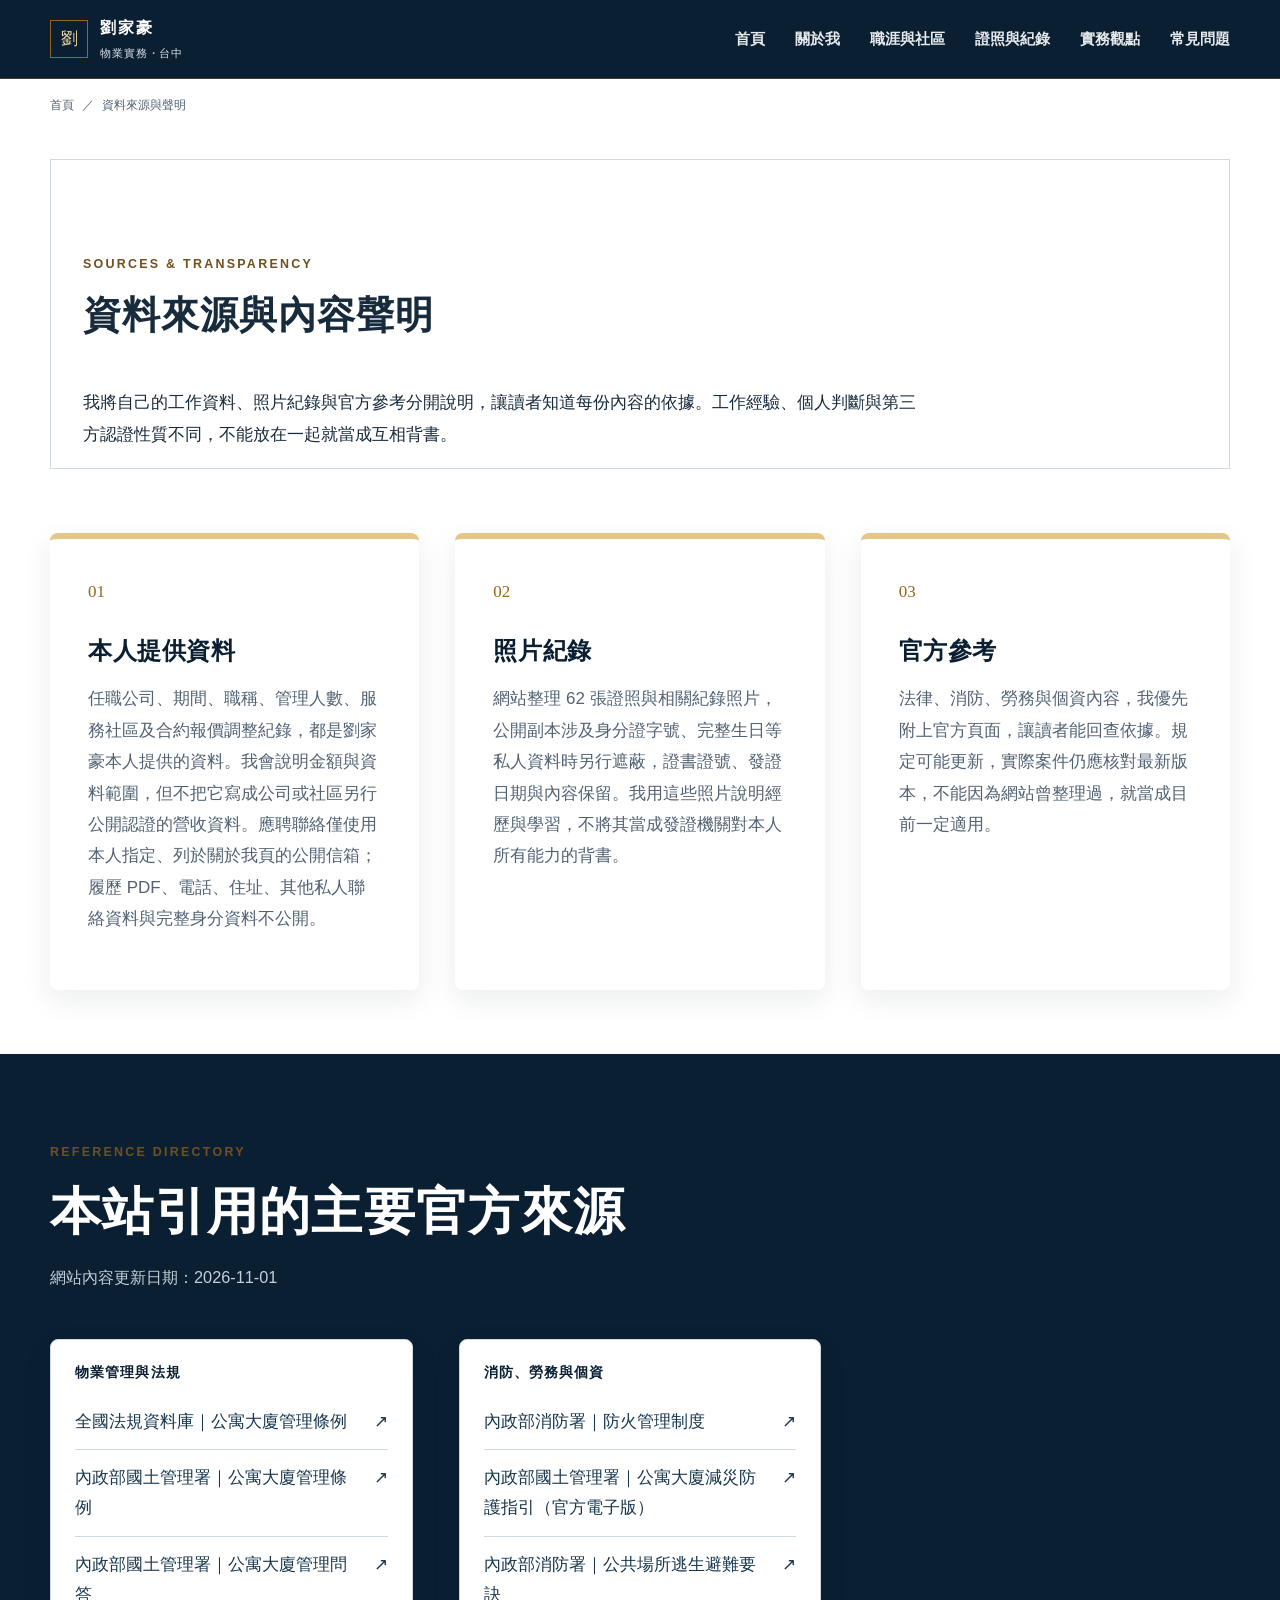
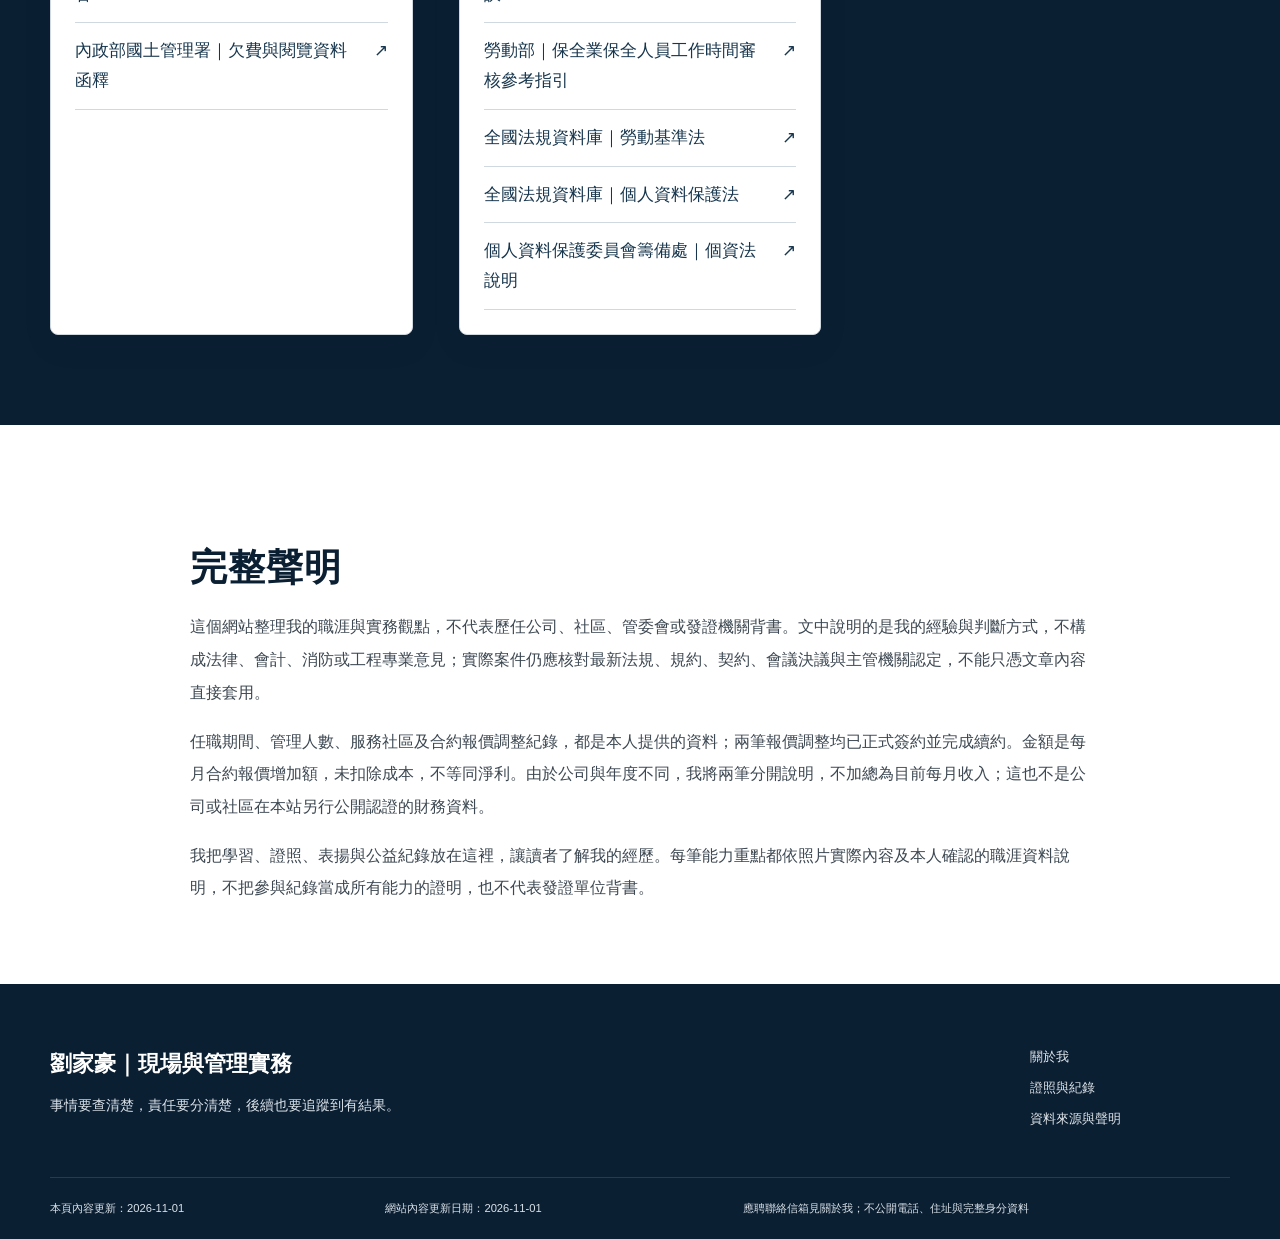
<file: sources.html>
<!doctype html>
<html lang="zh-Hant">
<head>
    <meta charset="utf-8">
    <meta name="viewport" content="width=device-width, initial-scale=1">
    <title>資料來源與聲明｜劉家豪</title>
    <meta name="description" content="劉家豪個人物業實務網站的資料來源、個資公開邊界與內容聲明。">
    <meta name="author" content="劉家豪">
    <meta name="robots" content="index,follow,max-image-preview:large,max-snippet:-1,max-video-preview:-1">
    <link rel="canonical" href="https://a0928463187-star.github.io/sources.html">
    <meta property="og:locale" content="zh_TW">
    <meta property="og:type" content="website">
    <meta property="og:title" content="資料來源與聲明｜劉家豪">
    <meta property="og:description" content="劉家豪個人物業實務網站的資料來源、個資公開邊界與內容聲明。">
    <meta property="og:url" content="https://a0928463187-star.github.io/sources.html">
    <meta property="og:site_name" content="劉家豪｜現場營運・物業管理・團隊管理實務工作者">
    <meta property="og:image" content="https://a0928463187-star.github.io/assets/images/site/liu-chia-hao-portrait-20261007.webp">
    <meta property="og:image:alt" content="劉家豪個人專業照片">
    <meta name="twitter:card" content="summary_large_image">
    <meta name="twitter:title" content="資料來源與聲明｜劉家豪">
    <meta name="twitter:description" content="劉家豪個人物業實務網站的資料來源、個資公開邊界與內容聲明。">
    <meta name="twitter:image" content="https://a0928463187-star.github.io/assets/images/site/liu-chia-hao-portrait-20261007.webp">
    <meta name="theme-color" content="#0b1f33">
    <link rel="icon" href="assets/icons/favicon.svg" type="image/svg+xml">
    <link rel="manifest" href="site.webmanifest">
    <link rel="stylesheet" href="assets/css/styles.css?v=20261002">
    <link rel="stylesheet" href="assets/css/recruiter.css?v=20261001-consistency1">
    <link rel="stylesheet" href="assets/css/work.css?v=20261107-interactions1">
    <script type="application/ld+json">{"@context":"https://schema.org","@type":"BreadcrumbList","itemListElement":[{"@type":"ListItem","position":1,"name":"首頁","item":"https://a0928463187-star.github.io/"},{"@type":"ListItem","position":2,"name":"資料來源與聲明","item":"https://a0928463187-star.github.io/sources.html"}]}</script>
</head>
<body class="page-sources">

  <a class="skip-link" href="#main">跳到主要內容</a>
  <header class="site-header" data-site-header>
    <div class="header-inner shell">
      <a class="brand" href="index.html" aria-label="劉家豪個人網站首頁">
        <span class="brand-mark" aria-hidden="true">劉</span>
        <span><strong>劉家豪</strong><small>物業實務・台中</small></span>
      </a>
      <button class="nav-toggle" type="button" aria-expanded="false" aria-controls="primary-nav">
        <span class="sr-only">開啟導覽選單</span>
        <span></span><span></span><span></span>
      </button>
      <nav class="primary-nav" id="primary-nav" aria-label="主要導覽"><a href="index.html">首頁</a><a href="about.html">關於我</a><a href="career.html">職涯與社區</a><a href="credentials.html">證照與紀錄</a><a href="articles.html">實務觀點</a><a href="faq.html">常見問題</a></nav>
    </div>
  </header>
<nav class="breadcrumbs shell" aria-label="麵包屑"><a href="index.html">首頁</a><span aria-hidden="true">／</span><span aria-current="page">資料來源與聲明</span></nav>
<main id="main"><header class="page-banner shell">
    <div class="page-banner-main"><p class="eyebrow">Sources &amp; Transparency</p><h1>資料來源與內容聲明</h1></div>
    <p class="page-banner-intro">我將自己的工作資料、照片紀錄與官方參考分開說明，讓讀者知道每份內容的依據。工作經驗、個人判斷與第三方認證性質不同，不能放在一起就當成互相背書。</p>
  </header>
    <section class="shell transparency-grid section-pad">
      <article class="source-panel"><span>01</span><h2>本人提供資料</h2><p>任職公司、期間、職稱、管理人數、服務社區及合約報價調整紀錄，都是劉家豪本人提供的資料。我會說明金額與資料範圍，但不把它寫成公司或社區另行公開認證的營收資料。應聘聯絡僅使用本人指定、列於關於我頁的公開信箱；履歷 PDF、電話、住址、其他私人聯絡資料與完整身分資料不公開。</p></article>
      <article class="source-panel"><span>02</span><h2>照片紀錄</h2><p>網站整理 62 張證照與相關紀錄照片，公開副本涉及身分證字號、完整生日等私人資料時另行遮蔽，證書證號、發證日期與內容保留。我用這些照片說明經歷與學習，不將其當成發證機關對本人所有能力的背書。</p></article>
      <article class="source-panel"><span>03</span><h2>官方參考</h2><p>法律、消防、勞務與個資內容，我優先附上官方頁面，讓讀者能回查依據。規定可能更新，實際案件仍應核對最新版本，不能因為網站曾整理過，就當成目前一定適用。</p></article>
    </section>
    <section class="source-directory"><div class="shell"><div class="section-heading"><p class="eyebrow">Reference Directory</p><h2>本站引用的主要官方來源</h2><p>網站內容更新日期：2026-11-01</p></div><div class="source-groups"><section class="source-group source-panel"><h2>物業管理與法規</h2><ul class="source-list"><li><a href="https://law.moj.gov.tw/LawClass/LawAll.aspx?pcode=D0070118" target="_blank" rel="noopener noreferrer">全國法規資料庫｜公寓大廈管理條例<span aria-hidden="true">↗</span></a></li><li><a href="https://www.nlma.gov.tw/ch/legislation/law%26regusw/174" target="_blank" rel="noopener noreferrer">內政部國土管理署｜公寓大廈管理條例<span aria-hidden="true">↗</span></a></li><li><a href="https://www.nlma.gov.tw/ch/titlelist/areasw/4736" target="_blank" rel="noopener noreferrer">內政部國土管理署｜公寓大廈管理問答<span aria-hidden="true">↗</span></a></li><li><a href="https://www.nlma.gov.tw/ch/titlelist/interpcomp/11451" target="_blank" rel="noopener noreferrer">內政部國土管理署｜欠費與閱覽資料函釋<span aria-hidden="true">↗</span></a></li></ul></section><section class="source-group source-panel"><h2>消防、勞務與個資</h2><ul class="source-list"><li><a href="https://www.nfa.gov.tw/cht/index.php?article_id=1880&code=list&flag=detail&ids=298" target="_blank" rel="noopener noreferrer">內政部消防署｜防火管理制度<span aria-hidden="true">↗</span></a></li><li><a href="https://www.nlma.gov.tw/ch/publication/publications/161" target="_blank" rel="noopener noreferrer">內政部國土管理署｜公寓大廈減災防護指引（官方電子版）<span aria-hidden="true">↗</span></a></li><li><a href="https://www.nfa.gov.tw/cht/index.php?article_id=21677&code=list&flag=detail&ids=1468" target="_blank" rel="noopener noreferrer">內政部消防署｜公共場所逃生避難要訣<span aria-hidden="true">↗</span></a></li><li><a href="https://laws.mol.gov.tw/FLAW/FLAWDOC01.aspx?flno=4&id=FL077272" target="_blank" rel="noopener noreferrer">勞動部｜保全業保全人員工作時間審核參考指引<span aria-hidden="true">↗</span></a></li><li><a href="https://law.moj.gov.tw/LawClass/LawAll.aspx?pcode=N0030001" target="_blank" rel="noopener noreferrer">全國法規資料庫｜勞動基準法<span aria-hidden="true">↗</span></a></li><li><a href="https://law.moj.gov.tw/LawClass/LawAll.aspx?pcode=I0050021" target="_blank" rel="noopener noreferrer">全國法規資料庫｜個人資料保護法<span aria-hidden="true">↗</span></a></li><li><a href="https://www.pdpc.gov.tw/News_Content/102/955/" target="_blank" rel="noopener noreferrer">個人資料保護委員會籌備處｜個資法說明<span aria-hidden="true">↗</span></a></li></ul></section></div></div></section>
    <section class="shell statement-section section-pad"><h2>完整聲明</h2><p>這個網站整理我的職涯與實務觀點，不代表歷任公司、社區、管委會或發證機關背書。文中說明的是我的經驗與判斷方式，不構成法律、會計、消防或工程專業意見；實際案件仍應核對最新法規、規約、契約、會議決議與主管機關認定，不能只憑文章內容直接套用。</p><p>任職期間、管理人數、服務社區及合約報價調整紀錄，都是本人提供的資料；兩筆報價調整均已正式簽約並完成續約。金額是每月合約報價增加額，未扣除成本，不等同淨利。由於公司與年度不同，我將兩筆分開說明，不加總為目前每月收入；這也不是公司或社區在本站另行公開認證的財務資料。</p><p>我把學習、證照、表揚與公益紀錄放在這裡，讓讀者了解我的經歷。每筆能力重點都依照片實際內容及本人確認的職涯資料說明，不把參與紀錄當成所有能力的證明，也不代表發證單位背書。</p></section></main>

  <footer class="site-footer">
    <div class="shell footer-grid">
      <div>
        <a class="footer-brand" href="index.html">劉家豪｜現場與管理實務</a>
        <p>事情要查清楚，責任要分清楚，後續也要追蹤到有結果。</p>
      </div>
      <nav aria-label="頁尾導覽">
        <a href="about.html">關於我</a>
        <a href="credentials.html">證照與紀錄</a>
        <a href="sources.html">資料來源與聲明</a>
      </nav>
    </div>
    <div class="shell footer-meta">
      <span>本頁內容更新：2026-11-01</span>
      <span>網站內容更新日期：2026-11-01</span>
      <span>應聘聯絡信箱見關於我；不公開電話、住址與完整身分資料</span>
      <span aria-live="polite" data-copy-status></span>
    </div>
  </footer>
  <script src="assets/js/main.js?v=20261107-interactions1" defer></script>
</body>
</html>
</file>
<file: assets/css/styles.css>
:root {
  --navy: #081526;
  --navy-2: #112844;
  --navy-3: #1b3e63;
  --indigo: #3d5afe;
  --indigo-deep: #263fc8;
  --amber: #ffb02e;
  --gold: var(--amber);
  --gold-light: #ffd27a;
  --ivory: #edf1f7;
  --ivory-2: #dfe5ef;
  --paper: #edf1f7;
  --white: #ffffff;
  --ink: #102038;
  --muted: #66758b;
  --line: #d7deea;
  --danger: #8c3a35;
  --shadow: 0 18px 48px rgba(8, 21, 38, 0.12);
  --serif: "Noto Serif TC", "Source Han Serif TC", "PMingLiU", serif;
  --sans: "Noto Sans TC", "PingFang TC", "Microsoft JhengHei", sans-serif;
  --shell: 1180px;
  --shell-narrow: 820px;
  --radius: 14px;
}

*,
*::before,
*::after {
  box-sizing: border-box;
}

html {
  scroll-behavior: smooth;
  scroll-padding-top: 100px;
}

body {
  margin: 0;
  background: var(--paper);
  color: var(--ink);
  font-family: var(--sans);
  font-size: 16px;
  line-height: 1.75;
  text-rendering: optimizeLegibility;
  -webkit-font-smoothing: antialiased;
}

body::before {
  position: fixed;
  inset: 0;
  z-index: -1;
  background-image:
    linear-gradient(rgba(61, 90, 254, 0.025) 1px, transparent 1px),
    linear-gradient(90deg, rgba(61, 90, 254, 0.025) 1px, transparent 1px);
  background-size: 28px 28px;
  content: "";
  pointer-events: none;
}

img {
  display: block;
  max-width: 100%;
}

a {
  color: inherit;
  text-decoration-thickness: 1px;
  text-underline-offset: 0.18em;
}

button,
input {
  font: inherit;
}

button,
a {
  -webkit-tap-highlight-color: transparent;
}

:focus-visible {
  outline: 3px solid var(--amber);
  outline-offset: 4px;
}

h1,
h2,
h3,
p {
  margin-top: 0;
}

h1,
h2,
h3 {
  font-family: var(--serif);
  font-weight: 700;
  letter-spacing: 0.025em;
  line-height: 1.35;
}

.shell,
.shell-wide,
.shell-narrow {
  width: min(calc(100% - 48px), var(--shell));
  margin-inline: auto;
}

.shell-wide {
  width: min(calc(100% - 48px), 1320px);
}

.shell-narrow {
  width: min(calc(100% - 48px), var(--shell-narrow));
}

.section-pad {
  padding-block: clamp(76px, 9vw, 128px);
}

.sr-only {
  position: absolute;
  width: 1px;
  height: 1px;
  padding: 0;
  margin: -1px;
  overflow: hidden;
  clip: rect(0, 0, 0, 0);
  white-space: nowrap;
  border: 0;
}

.skip-link {
  position: fixed;
  top: 12px;
  left: 12px;
  z-index: 999;
  padding: 10px 16px;
  background: var(--gold);
  color: var(--navy);
  font-weight: 800;
  transform: translateY(-160%);
}

.skip-link:focus {
  transform: translateY(0);
}

.eyebrow {
  margin-bottom: 16px;
  color: var(--gold);
  font-family: var(--sans);
  font-size: 0.78rem;
  font-weight: 800;
  letter-spacing: 0.18em;
  line-height: 1.4;
  text-transform: uppercase;
}

.muted,
.fine-print {
  color: var(--muted);
}

.fine-print {
  max-width: 900px;
  margin-top: 24px;
  font-size: 0.9rem;
}

.site-header {
  position: sticky;
  top: 0;
  z-index: 100;
  background: rgba(11, 31, 51, 0.97);
  color: var(--white);
  box-shadow: 0 1px 0 rgba(255, 255, 255, 0.11);
  backdrop-filter: blur(14px);
}

.header-inner {
  display: flex;
  min-height: 76px;
  align-items: center;
  justify-content: space-between;
  gap: 32px;
}

.brand {
  display: inline-flex;
  align-items: center;
  gap: 12px;
  text-decoration: none;
}

.brand-mark {
  display: grid;
  width: 38px;
  height: 38px;
  place-items: center;
  border: 1px solid var(--gold);
  color: var(--gold-light);
  font-family: var(--serif);
  font-size: 1.05rem;
}

.brand strong,
.brand small {
  display: block;
}

.brand strong {
  font-family: var(--serif);
  font-size: 1rem;
  letter-spacing: 0.12em;
}

.brand small {
  margin-top: 2px;
  color: #c8d0d7;
  font-size: 0.7rem;
  letter-spacing: 0.08em;
}

.primary-nav {
  display: flex;
  align-items: center;
  gap: 30px;
}

.primary-nav a {
  position: relative;
  padding-block: 26px;
  color: #e5e9ec;
  font-size: 0.86rem;
  font-weight: 650;
  text-decoration: none;
}

.primary-nav a::after {
  position: absolute;
  right: 0;
  bottom: 18px;
  left: 0;
  height: 2px;
  background: var(--gold);
  content: "";
  transform: scaleX(0);
  transform-origin: right;
  transition: transform 180ms ease;
}

.primary-nav a:hover::after,
.primary-nav a[aria-current="page"]::after {
  transform: scaleX(1);
  transform-origin: left;
}

.primary-nav a[aria-current="page"] {
  color: var(--white);
}

.nav-toggle {
  display: none;
  width: 44px;
  height: 44px;
  padding: 11px;
  border: 1px solid rgba(255, 255, 255, 0.35);
  background: transparent;
  color: white;
  cursor: pointer;
}

.nav-toggle span:not(.sr-only) {
  display: block;
  height: 2px;
  margin: 4px 0;
  background: currentColor;
  transition: transform 180ms ease, opacity 180ms ease;
}

.breadcrumbs {
  display: flex;
  min-height: 52px;
  align-items: center;
  gap: 8px;
  color: var(--muted);
  font-size: 0.76rem;
}

.breadcrumbs a {
  text-decoration: none;
}

.breadcrumbs a:hover {
  color: var(--navy);
  text-decoration: underline;
}

.hero {
  display: grid;
  min-height: calc(100vh - 128px);
  grid-template-columns: minmax(0, 1.15fr) minmax(330px, 0.75fr);
  align-items: center;
  gap: clamp(50px, 8vw, 110px);
  padding-block: clamp(50px, 7vw, 96px);
}

.hero-copy h1 {
  max-width: 780px;
  margin-bottom: 28px;
  color: var(--navy);
  font-size: clamp(2.7rem, 5.6vw, 5.7rem);
  letter-spacing: 0.015em;
  line-height: 1.16;
}

.hero-lead {
  max-width: 720px;
  margin-bottom: 36px;
  color: #44515e;
  font-size: clamp(1.02rem, 1.7vw, 1.25rem);
  line-height: 1.9;
}

.hero-actions,
.section-actions {
  display: flex;
  flex-wrap: wrap;
  align-items: center;
  gap: 18px;
}

.button {
  display: inline-flex;
  min-height: 50px;
  align-items: center;
  justify-content: center;
  padding: 11px 24px;
  border: 1px solid var(--navy);
  font-size: 0.9rem;
  font-weight: 800;
  letter-spacing: 0.05em;
  text-decoration: none;
  transition: background 180ms ease, color 180ms ease, transform 180ms ease;
}

.button:hover {
  transform: translateY(-2px);
}

.button-primary {
  background: var(--navy);
  color: var(--white);
}

.button-primary:hover {
  background: var(--navy-2);
}

.button-secondary {
  background: transparent;
  color: var(--navy);
}

.button-secondary:hover {
  background: var(--ivory);
}

.text-link {
  color: var(--navy);
  font-weight: 800;
  text-decoration-color: var(--gold);
}

.hero-facts {
  display: flex;
  flex-wrap: wrap;
  gap: 0;
  margin: 50px 0 0;
  padding: 26px 0 0;
  border-top: 1px solid var(--line);
}

.hero-facts div {
  min-width: 145px;
  padding-right: 26px;
  margin-right: 26px;
  border-right: 1px solid var(--line);
}

.hero-facts div:last-child {
  border-right: 0;
}

.hero-facts dt {
  color: var(--muted);
  font-size: 0.72rem;
  letter-spacing: 0.1em;
}

.hero-facts dd {
  margin: 3px 0 0;
  color: var(--navy);
  font-family: var(--serif);
  font-size: 1.1rem;
  font-weight: 700;
}

.hero-portrait {
  position: relative;
  overflow: hidden;
  margin: 0;
  background: var(--paper);
  border: 1px solid var(--gold-light);
  box-shadow: var(--shadow);
}

.hero-portrait::before {
  display: none;
}

.portrait-frame {
  aspect-ratio: 5 / 6;
  overflow: hidden;
  background: var(--ivory-2);
}

.portrait-frame img {
  width: 100%;
  height: 100%;
  object-fit: cover;
  object-position: 50% 18%;
}

.hero-portrait figcaption {
  width: 100%;
  padding: 16px 20px;
  margin: 0;
  background: var(--navy);
  color: var(--ivory);
  font-family: var(--serif);
  font-size: 0.92rem;
  letter-spacing: 0.08em;
  text-align: center;
}

.principles-section {
  padding-block: clamp(72px, 8vw, 110px);
  background: var(--navy);
  color: var(--white);
}

.section-heading {
  max-width: 790px;
  margin-bottom: 46px;
}

.section-heading h2 {
  margin-bottom: 16px;
  color: var(--navy);
  font-size: clamp(2rem, 4vw, 3.4rem);
}

.section-heading > p:not(.eyebrow) {
  color: var(--muted);
  font-size: 1.02rem;
}

.principles-section .section-heading h2,
.principles-section .section-heading > p:not(.eyebrow) {
  color: var(--white);
}

@media (min-width: 781px) {
  .principles-section .section-heading {
    max-width: none;
  }

  .principles-section .section-heading h2 {
    white-space: nowrap;
  }
}

.principles-grid {
  display: grid;
  grid-template-columns: repeat(3, 1fr);
  border-top: 1px solid rgba(255, 255, 255, 0.25);
}

.principle {
  min-height: 260px;
  padding: 38px 38px 20px 0;
  border-right: 1px solid rgba(255, 255, 255, 0.2);
}

.principle + .principle {
  padding-left: 38px;
}

.principle:last-child {
  border-right: 0;
}

.principle > span {
  color: var(--gold-light);
  font-family: var(--serif);
  font-size: 0.82rem;
}

.principle h3 {
  margin: 46px 0 14px;
  font-size: 1.45rem;
}

.principle p {
  color: #c9d1d8;
  font-size: 0.92rem;
}

.career-preview {
  display: grid;
  grid-template-columns: 1.05fr 0.95fr;
  gap: clamp(48px, 8vw, 100px);
  align-items: center;
}

.career-feature {
  position: relative;
  padding: clamp(42px, 6vw, 74px);
  background: var(--ivory);
  border-left: 4px solid var(--gold);
}

.feature-period {
  color: var(--gold);
  font-weight: 800;
  letter-spacing: 0.08em;
}

.career-feature h3 {
  margin-bottom: 10px;
  color: var(--navy);
  font-size: clamp(2rem, 4vw, 3rem);
}

.career-feature .muted {
  margin-top: 28px;
  padding-top: 22px;
  border-top: 1px solid var(--line);
  font-size: 0.86rem;
}

.credentials-preview {
  background: #edf0f1;
}

.credential-teaser-grid {
  display: grid;
  grid-template-columns: repeat(3, 1fr);
  gap: 22px;
  margin-bottom: 34px;
}

.credential-teaser {
  background: var(--white);
  box-shadow: 0 10px 30px rgba(11, 31, 51, 0.08);
  text-decoration: none;
  transition: transform 180ms ease, box-shadow 180ms ease;
}

.credential-teaser:hover {
  box-shadow: 0 16px 38px rgba(11, 31, 51, 0.16);
  transform: translateY(-5px);
}

.credential-teaser img {
  width: 100%;
  aspect-ratio: 4 / 3;
  padding: 16px;
  background: #f2f2f0;
  object-fit: contain;
}

.credential-teaser > span {
  display: block;
  padding: 20px 22px 22px;
}

.credential-teaser strong,
.credential-teaser small {
  display: block;
}

.credential-teaser strong {
  color: var(--navy);
  font-family: var(--serif);
}

.credential-teaser small {
  margin-top: 5px;
  color: var(--muted);
}

.article-list {
  margin-bottom: 38px;
  border-top: 1px solid var(--line);
}

.article-row {
  display: grid;
  grid-template-columns: 1fr auto;
  gap: 32px;
  align-items: center;
  padding-block: 34px;
  border-bottom: 1px solid var(--line);
}

.article-row h3 {
  margin: 8px 0 10px;
  color: var(--navy);
  font-size: clamp(1.35rem, 2.3vw, 2rem);
}

.article-row h3 a {
  text-decoration: none;
}

.article-row h3 a:hover {
  text-decoration: underline;
  text-decoration-color: var(--gold);
}

.article-row p {
  max-width: 760px;
  margin: 0;
  color: var(--muted);
}

.tag {
  color: var(--gold);
  font-size: 0.76rem;
  font-weight: 800;
  letter-spacing: 0.08em;
}

.arrow-link {
  color: var(--gold);
  font-size: 2rem;
}

.trust-strip {
  padding-block: 36px;
  background: var(--ivory);
  border-top: 1px solid var(--ivory-2);
}

.trust-strip .shell {
  display: flex;
  align-items: center;
  justify-content: space-between;
  gap: 30px;
}

.trust-strip p {
  max-width: 850px;
  margin: 0;
  color: #48535d;
  font-size: 0.88rem;
}

.trust-strip a {
  flex: none;
  color: var(--navy);
  font-weight: 800;
}

.page-hero {
  max-width: 980px;
  padding-block: clamp(70px, 9vw, 120px);
  margin-left: max(24px, calc((100% - min(calc(100% - 48px), var(--shell))) / 2));
}

.page-hero h1 {
  margin-bottom: 24px;
  color: var(--navy);
  font-size: clamp(2.7rem, 6vw, 5rem);
}

.page-hero > p:last-child {
  max-width: 780px;
  color: var(--muted);
  font-size: clamp(1rem, 1.8vw, 1.22rem);
}

.prose-wide {
  padding-bottom: 110px;
}

.story-section {
  display: grid;
  grid-template-columns: 110px minmax(0, 800px);
  gap: 46px;
  padding-block: 54px;
  border-top: 1px solid var(--line);
}

.story-index {
  color: var(--gold);
  font-family: var(--serif);
  font-size: 1.1rem;
}

.story-section h2 {
  margin-bottom: 26px;
  color: var(--navy);
  font-size: clamp(1.8rem, 3.4vw, 2.7rem);
}

.story-section p,
.statement-section p {
  color: #3d4852;
  font-size: 1.02rem;
  line-height: 2;
}

.education-note {
  max-width: 900px;
  padding: 42px;
  margin: 44px 0;
  background: var(--navy);
  color: var(--white);
}

.education-note h2 {
  color: var(--white);
  font-size: clamp(1.5rem, 3vw, 2.2rem);
}

.education-note p:last-child {
  margin-bottom: 0;
  color: #ccd4db;
}

.notice {
  padding: 26px 30px;
  margin-block: 40px;
  background: var(--ivory);
  border-left: 4px solid var(--gold);
}

.notice strong {
  display: block;
  margin-bottom: 8px;
  color: var(--navy);
}

.notice p {
  margin: 0;
  color: #46515b;
  font-size: 0.9rem;
}

.timeline-section .section-heading {
  margin-bottom: 28px;
}

.timeline {
  position: relative;
}

.timeline::before {
  position: absolute;
  top: 0;
  bottom: 0;
  left: 40px;
  width: 1px;
  background: var(--line);
  content: "";
}

.timeline-item {
  position: relative;
  display: grid;
  grid-template-columns: 82px 1fr;
  gap: 34px;
  padding-block: 36px;
}

.timeline-marker {
  position: relative;
  z-index: 1;
  display: grid;
  width: 80px;
  height: 80px;
  place-items: center;
  background: var(--paper);
  border: 1px solid var(--gold);
  color: var(--gold);
  font-family: var(--serif);
}

.timeline-content {
  padding: 0 0 36px;
  border-bottom: 1px solid var(--line);
}

.timeline-period {
  margin-bottom: 8px;
  color: var(--gold);
  font-size: 0.82rem;
  font-weight: 800;
  letter-spacing: 0.08em;
}

.timeline-content h2 {
  margin-bottom: 8px;
  color: var(--navy);
  font-size: clamp(1.8rem, 3vw, 2.5rem);
}

.timeline-role {
  margin-bottom: 22px;
  color: #3f4b56;
  font-size: 1.05rem;
}

.timeline-content dl {
  display: grid;
  grid-template-columns: 180px 1fr;
  gap: 18px;
  margin: 0;
}

.timeline-content dl div {
  padding-left: 16px;
  border-left: 2px solid var(--ivory-2);
}

.timeline-content dt {
  color: var(--muted);
  font-size: 0.72rem;
}

.timeline-content dd {
  margin: 3px 0 0;
  color: var(--navy);
  font-weight: 700;
}

.community-section {
  background: var(--navy);
  color: var(--white);
}

.community-section .section-heading h2 {
  color: var(--white);
}

.community-section .section-heading > p:not(.eyebrow) {
  color: #c7d0d8;
}

.community-list {
  border-top: 1px solid rgba(255, 255, 255, 0.2);
}

.community-group {
  display: grid;
  grid-template-columns: 0.8fr 1.4fr;
  gap: 70px;
  padding-block: 38px;
  border-bottom: 1px solid rgba(255, 255, 255, 0.18);
}

.community-group .community-period {
  margin-bottom: 6px;
  color: var(--gold-light);
  font-size: 0.78rem;
}

.community-group h3 {
  margin: 0;
  color: var(--white);
  font-size: 1.65rem;
}

.company-site-link {
  color: inherit;
  text-decoration-color: rgba(218, 174, 84, 0.55);
  text-decoration-thickness: 1px;
  text-underline-offset: 0.22em;
}

.company-site-link span {
  color: var(--gold-light);
  font-family: var(--sans);
  font-size: 0.65em;
}

.company-site-link:hover,
.company-site-link:focus-visible {
  color: var(--gold-light);
}

.community-group .company-site-status {
  margin: 10px 0 0;
  color: #bac6cf;
  font-size: 0.72rem;
  line-height: 1.6;
}

.community-group ul {
  margin: 0;
  padding: 0;
  list-style: none;
}

.community-group li {
  display: flex;
  align-items: baseline;
  justify-content: space-between;
  gap: 30px;
  padding-block: 12px;
  border-bottom: 1px dashed rgba(255, 255, 255, 0.15);
}

.community-group li:last-child {
  border-bottom: 0;
}

.community-group li span {
  font-family: var(--serif);
  font-size: 1.05rem;
}

.community-group li a,
.community-group li small {
  color: #bac6cf;
  font-size: 0.74rem;
}

.community-group li a:hover {
  color: var(--gold-light);
}

.records-grid {
  display: grid;
  max-width: 900px;
  grid-template-columns: 1fr 1fr;
  border-top: 1px solid var(--line);
  border-bottom: 1px solid var(--line);
}

.record-item {
  padding: 38px 38px 38px 0;
}

.record-item + .record-item {
  padding-left: 38px;
  border-left: 1px solid var(--line);
}

.record-item > span {
  display: block;
  color: var(--gold);
  font-size: 0.8rem;
  font-weight: 800;
}

.record-item .record-company {
  margin-top: 8px;
  color: var(--navy);
  font-size: 0.82rem;
  font-weight: 750;
}

.record-item strong {
  display: block;
  margin-block: 10px;
  color: var(--navy);
  font-family: var(--serif);
  font-size: clamp(2rem, 4vw, 3.2rem);
}

.record-item p {
  margin: 0;
  color: var(--muted);
  font-size: 0.88rem;
}

.gallery-controls,
.faq-tools {
  padding: 28px;
  margin-bottom: 40px;
  background: var(--ivory);
  border: 1px solid var(--ivory-2);
}

.filter-row {
  display: flex;
  flex-wrap: wrap;
  gap: 8px;
  margin-bottom: 24px;
}

.filter-button {
  padding: 8px 14px;
  border: 1px solid #bfc3c4;
  background: transparent;
  color: var(--navy);
  font-size: 0.82rem;
  cursor: pointer;
}

.filter-button:hover,
.filter-button.is-active {
  background: var(--navy);
  border-color: var(--navy);
  color: var(--white);
}

.search-field {
  display: grid;
  grid-template-columns: auto minmax(180px, 360px);
  align-items: center;
  gap: 16px;
  color: var(--navy);
  font-size: 0.82rem;
  font-weight: 800;
}

.search-field input {
  width: 100%;
  min-height: 44px;
  padding: 9px 12px;
  border: 1px solid #b9b6af;
  border-radius: 0;
  background: var(--white);
  color: var(--ink);
}

.results-count {
  margin: 14px 0 0;
  color: var(--muted);
  font-size: 0.78rem;
}

.gallery-section {
  padding-bottom: 110px;
}

.credential-grid {
  display: grid;
  grid-template-columns: repeat(3, 1fr);
  gap: 22px;
}

.credential-card[hidden] {
  display: none;
}

.credential-open {
  display: block;
  width: 100%;
  height: 100%;
  padding: 0;
  overflow: hidden;
  border: 1px solid var(--line);
  background: var(--white);
  color: inherit;
  text-align: left;
  cursor: pointer;
  transition: border 180ms ease, box-shadow 180ms ease, transform 180ms ease;
}

.credential-open:hover {
  border-color: var(--gold);
  box-shadow: 0 16px 38px rgba(11, 31, 51, 0.12);
  transform: translateY(-4px);
}

.credential-image {
  display: grid;
  aspect-ratio: 4 / 3;
  place-items: center;
  padding: 15px;
  overflow: hidden;
  background: #edecea;
}

.credential-image img {
  width: 100%;
  height: 100%;
  object-fit: contain;
}

.credential-info {
  display: block;
  min-height: 154px;
  padding: 20px;
}

.credential-info small,
.credential-info strong,
.credential-info > span {
  display: block;
}

.credential-info small {
  color: var(--gold);
  font-size: 0.7rem;
  font-weight: 800;
}

.credential-info strong {
  min-height: 55px;
  margin: 7px 0 14px;
  color: var(--navy);
  font-family: var(--serif);
  line-height: 1.55;
}

.credential-info > span {
  color: var(--muted);
  font-size: 0.75rem;
  text-decoration: underline;
  text-decoration-color: var(--gold);
}

.empty-state {
  padding: 50px;
  background: var(--ivory);
  color: var(--muted);
  text-align: center;
}

.credential-dialog {
  width: min(94vw, 1100px);
  max-height: 92vh;
  padding: 0;
  border: 0;
  background: var(--paper);
  box-shadow: 0 30px 100px rgba(0, 0, 0, 0.45);
}

.credential-dialog::backdrop {
  background: rgba(5, 14, 23, 0.82);
  backdrop-filter: blur(6px);
}

.dialog-toolbar,
.dialog-footer {
  display: flex;
  align-items: center;
  justify-content: space-between;
  gap: 24px;
  padding: 20px 26px;
}

.dialog-toolbar {
  border-bottom: 1px solid var(--line);
}

.dialog-toolbar .eyebrow {
  margin-bottom: 4px;
}

.dialog-toolbar h2 {
  margin: 0;
  color: var(--navy);
  font-size: 1.3rem;
}

.dialog-close {
  display: grid;
  width: 44px;
  height: 44px;
  flex: none;
  place-items: center;
  border: 1px solid var(--navy);
  background: transparent;
  color: var(--navy);
  font-size: 1.8rem;
  line-height: 1;
  cursor: pointer;
}

.dialog-image-wrap {
  display: grid;
  min-height: 52vh;
  max-height: 68vh;
  place-items: center;
  padding: 24px;
  overflow: auto;
  background: #e7e6e2;
}

.dialog-image-wrap img {
  max-width: 100%;
  max-height: 62vh;
  object-fit: contain;
}

.dialog-footer {
  color: var(--muted);
  font-size: 0.8rem;
}

.dialog-footer p {
  margin: 0;
}

.dialog-footer a {
  flex: none;
  color: var(--navy);
  font-weight: 800;
}

.article-index {
  padding-top: 0;
}

.article-index-row {
  display: grid;
  grid-template-columns: 70px 1fr 58px;
  gap: 30px;
  align-items: center;
  padding-block: 46px;
  border-top: 1px solid var(--line);
}

.article-index-row:last-child {
  border-bottom: 1px solid var(--line);
}

.article-number {
  color: var(--gold);
  font-family: var(--serif);
}

.article-index-row h2 {
  margin: 10px 0 12px;
  color: var(--navy);
  font-size: clamp(1.7rem, 3.4vw, 2.7rem);
}

.article-index-row h2 a {
  text-decoration: none;
}

.article-index-row h2 a:hover {
  text-decoration: underline;
  text-decoration-color: var(--gold);
}

.article-index-row > div > p:last-child {
  max-width: 760px;
  margin: 0;
  color: var(--muted);
}

.article-meta {
  display: flex;
  flex-wrap: wrap;
  gap: 18px;
  margin: 0;
  color: var(--muted);
  font-size: 0.74rem;
}

.article-meta span:first-child {
  color: var(--gold);
  font-weight: 800;
}

.round-arrow {
  display: grid;
  width: 52px;
  height: 52px;
  place-items: center;
  border: 1px solid var(--navy);
  color: var(--navy);
  font-size: 1.4rem;
  text-decoration: none;
  transition: background 180ms ease, color 180ms ease;
}

.round-arrow:hover {
  background: var(--navy);
  color: var(--white);
}

.featured-faq {
  padding-block: 72px;
  background: var(--ivory);
}

.featured-faq .shell {
  display: flex;
  align-items: center;
  justify-content: space-between;
  gap: 48px;
}

.featured-faq h2 {
  margin-bottom: 12px;
  color: var(--navy);
  font-size: clamp(2rem, 4vw, 3.1rem);
}

.featured-faq p:last-child {
  margin-bottom: 0;
  color: var(--muted);
}

.article-page {
  padding-block: clamp(58px, 8vw, 100px) 110px;
}

.article-page > header {
  padding-bottom: 44px;
  margin-bottom: 50px;
  border-bottom: 1px solid var(--line);
}

.article-page h1 {
  margin-bottom: 26px;
  color: var(--navy);
  font-size: clamp(2.6rem, 6vw, 4.8rem);
  line-height: 1.25;
}

.article-deck {
  color: var(--muted);
  font-size: clamp(1.05rem, 2vw, 1.25rem);
  line-height: 1.9;
}

.article-byline {
  display: flex;
  flex-wrap: wrap;
  gap: 20px;
  margin: 26px 0 0;
  color: var(--muted);
  font-size: 0.78rem;
}

.article-prose > section {
  margin-bottom: 54px;
}

.article-prose h2 {
  margin-bottom: 22px;
  color: var(--navy);
  font-size: clamp(1.55rem, 3vw, 2.25rem);
}

.article-prose p {
  color: #35414c;
  font-size: 1.04rem;
  line-height: 2.05;
}

.article-prose p + p {
  margin-top: 22px;
}

.article-source-box {
  padding: 34px;
  margin-top: 70px;
  background: var(--navy);
  color: var(--white);
}

.article-source-box h2 {
  color: var(--white);
}

.article-source-box > p {
  margin: 22px 0 0;
  color: #bdc8d1;
  font-size: 0.76rem;
}

.source-list {
  margin: 0;
  padding: 0;
  list-style: none;
}

.source-list li {
  border-bottom: 1px solid rgba(255, 255, 255, 0.16);
}

.source-list a {
  display: flex;
  justify-content: space-between;
  gap: 20px;
  padding-block: 13px;
  color: inherit;
  text-decoration: none;
}

.source-list a:hover {
  color: var(--gold-light);
}

.article-bottom-nav {
  display: flex;
  justify-content: space-between;
  gap: 30px;
  padding-top: 32px;
  margin-top: 60px;
  border-top: 1px solid var(--line);
}

.article-bottom-nav a {
  color: var(--navy);
  font-weight: 800;
}

.faq-tools {
  display: grid;
  grid-template-columns: minmax(300px, 1fr) 1.2fr auto;
  align-items: end;
  gap: 28px;
}

.faq-search {
  display: block;
}

.faq-search span {
  display: block;
  margin-bottom: 7px;
}

.faq-tools nav {
  display: flex;
  flex-wrap: wrap;
  gap: 8px 18px;
}

.faq-tools nav a {
  color: var(--navy);
  font-size: 0.76rem;
  font-weight: 800;
}

.faq-tools > p {
  margin: 0;
  color: var(--muted);
  font-size: 0.76rem;
}

.faq-list {
  padding-bottom: 100px;
}

.faq-group {
  display: grid;
  grid-template-columns: 260px 1fr;
  gap: 50px;
  padding-block: 45px;
  border-top: 1px solid var(--line);
}

.faq-group[hidden] {
  display: none;
}

.faq-group > header {
  position: sticky;
  top: 110px;
  align-self: start;
}

.faq-group > header span {
  color: var(--gold);
  font-family: var(--serif);
}

.faq-group > header h2 {
  margin-top: 8px;
  color: var(--navy);
  font-size: 1.65rem;
}

.faq-item {
  border-bottom: 1px solid var(--line);
}

.faq-item[hidden] {
  display: none;
}

.faq-item summary {
  display: grid;
  grid-template-columns: 34px 1fr 24px;
  gap: 14px;
  align-items: center;
  padding-block: 22px;
  color: var(--navy);
  cursor: pointer;
  list-style: none;
}

.faq-item summary::-webkit-details-marker {
  display: none;
}

.faq-item summary > span {
  color: var(--gold);
  font-size: 0.72rem;
}

.faq-item summary strong {
  font-family: var(--serif);
  font-size: 1.05rem;
}

.faq-item summary i {
  position: relative;
  display: block;
  width: 18px;
  height: 18px;
}

.faq-item summary i::before,
.faq-item summary i::after {
  position: absolute;
  top: 8px;
  left: 2px;
  width: 14px;
  height: 1px;
  background: var(--navy);
  content: "";
  transition: transform 180ms ease;
}

.faq-item summary i::after {
  transform: rotate(90deg);
}

.faq-item[open] summary i::after {
  transform: rotate(0);
}

.faq-answer {
  padding: 0 38px 26px 48px;
}

.faq-answer > p {
  color: #3f4b56;
}

.faq-answer .faq-summary {
  margin-bottom: 10px;
  color: var(--navy);
  font-weight: 800;
}

.faq-answer .source-list {
  margin-top: 18px;
  padding-top: 10px;
  border-top: 1px dashed var(--line);
}

.faq-answer .source-list li {
  border-bottom-color: var(--line);
}

.faq-answer .source-list a {
  color: var(--muted);
  font-size: 0.76rem;
}

.faq-disclaimer {
  padding-block: 60px;
  background: var(--navy);
  color: var(--white);
}

.faq-disclaimer h2 {
  color: var(--white);
}

.faq-disclaimer p {
  max-width: 900px;
  color: #c9d2da;
}

.faq-disclaimer a {
  color: var(--gold-light);
  font-weight: 800;
}

.transparency-grid {
  display: grid;
  grid-template-columns: repeat(3, 1fr);
  gap: 36px;
  padding-top: 0;
}

.transparency-grid article {
  padding-top: 26px;
  border-top: 2px solid var(--gold);
}

.transparency-grid article > span {
  color: var(--gold);
  font-family: var(--serif);
}

.transparency-grid h2 {
  margin: 28px 0 16px;
  color: var(--navy);
  font-size: 1.5rem;
}

.transparency-grid p {
  color: var(--muted);
}

.source-directory {
  padding-block: 90px;
  background: var(--navy);
  color: var(--white);
}

.source-directory .section-heading h2 {
  color: var(--white);
}

.source-directory .section-heading > p:not(.eyebrow) {
  color: #c5cfd7;
}

.source-groups {
  display: grid;
  grid-template-columns: repeat(3, 1fr);
  gap: 46px;
}

.source-group h2 {
  color: var(--gold-light);
  font-family: var(--sans);
  font-size: 0.86rem;
  letter-spacing: 0.08em;
}

.statement-section {
  max-width: 900px;
}

.statement-section h2 {
  margin: 54px 0 18px;
  color: var(--navy);
  font-size: clamp(1.6rem, 3vw, 2.3rem);
}

.not-found {
  min-height: 65vh;
  padding-block: 120px;
  text-align: center;
}

.not-found h1 {
  color: var(--navy);
  font-size: clamp(2.4rem, 5vw, 4rem);
}

.not-found p:not(.eyebrow) {
  color: var(--muted);
}

.site-footer {
  padding-top: 62px;
  background: #071725;
  color: var(--white);
}

.footer-grid {
  display: grid;
  grid-template-columns: 1fr auto;
  gap: 80px;
  padding-bottom: 46px;
}

.footer-brand {
  display: inline-block;
  margin-bottom: 10px;
  color: var(--white);
  font-family: var(--serif);
  font-size: 1.35rem;
  font-weight: 700;
  text-decoration: none;
}

.footer-grid p {
  margin: 0;
  color: #b9c4cd;
  font-size: 0.86rem;
}

.footer-grid nav {
  display: grid;
  min-width: 200px;
  gap: 8px;
}

.footer-grid nav a,
.text-button {
  color: #dfe5ea;
  font-size: 0.82rem;
  text-decoration: none;
}

.text-button {
  padding: 0;
  border: 0;
  background: transparent;
  text-align: left;
  cursor: pointer;
}

.footer-grid nav a:hover,
.text-button:hover {
  color: var(--gold-light);
  text-decoration: underline;
}

.footer-meta {
  display: flex;
  min-height: 62px;
  align-items: center;
  justify-content: space-between;
  gap: 24px;
  padding-block: 15px;
  border-top: 1px solid rgba(255, 255, 255, 0.12);
  color: #9aabb9;
  font-size: 0.7rem;
}

/* Version 2 dashboard and shared inner-page foundations */
.dashboard-hero {
  display: grid;
  grid-template-columns: minmax(0, 1.35fr) minmax(220px, 0.72fr) minmax(190px, 0.72fr);
  gap: 16px;
  padding-block: 32px 18px;
}

.dashboard-panel {
  min-width: 0;
  overflow: hidden;
  border-radius: var(--radius);
  background: var(--white);
  box-shadow: var(--shadow);
}

.dashboard-main {
  position: relative;
  grid-row: 1 / 3;
  min-height: 520px;
  padding: clamp(34px, 5vw, 72px);
  padding-bottom: 128px;
  background: var(--navy);
  color: var(--white);
}

.dashboard-main h1 {
  max-width: 760px;
  margin-bottom: 22px;
  font-size: clamp(2.5rem, 5.5vw, 5.2rem);
  line-height: 1.06;
  letter-spacing: -0.02em;
}

.dashboard-lead {
  max-width: 680px;
  margin-bottom: 28px;
  color: #c3cedd;
  font-size: clamp(1rem, 1.4vw, 1.18rem);
}

.dashboard-actions {
  display: flex;
  flex-wrap: wrap;
  gap: 12px;
}

.dashboard-main .button-primary {
  border-color: var(--amber);
  background: var(--amber);
  color: var(--navy);
}

.dashboard-main .button-secondary {
  border-color: #5d6f88;
  color: var(--white);
}

.dashboard-facts {
  position: absolute;
  right: 0;
  bottom: 0;
  left: 0;
  display: grid;
  grid-template-columns: repeat(3, 1fr);
  margin: 0;
  background: var(--navy-2);
}

.dashboard-facts div {
  padding: 18px clamp(16px, 2.5vw, 30px);
  border-right: 1px solid rgba(255, 255, 255, 0.12);
}

.dashboard-facts div:last-child {
  border-right: 0;
}

.dashboard-facts dt {
  color: #93a2b8;
  font-size: 0.72rem;
  font-weight: 800;
  letter-spacing: 0.12em;
}

.dashboard-facts dd {
  margin: 4px 0 0;
  color: var(--white);
  font-weight: 800;
}

.dashboard-portrait {
  position: relative;
  grid-row: 1 / 3;
  min-height: 520px;
  background: var(--indigo);
}

.dashboard-portrait img {
  display: block;
  width: 86%;
  height: 72%;
  margin: 18px auto 0;
  object-fit: cover;
  object-position: center top;
  background: #eef2f7;
}

.dashboard-portrait figcaption {
  position: absolute;
  right: 7%;
  bottom: 10%;
  left: 7%;
  padding: 14px;
  background: var(--navy);
  color: var(--white);
  font-weight: 800;
  text-align: center;
}

.dashboard-portrait-tagline {
  position: absolute;
  right: 7%;
  bottom: 4%;
  left: 7%;
  margin: 0;
  color: #fff7e8;
  font-size: 0.95rem;
  font-weight: 800;
  letter-spacing: 0.06em;
  text-align: center;
}

.dashboard-metric,
.dashboard-method {
  display: flex;
  min-height: 244px;
  flex-direction: column;
  justify-content: center;
  padding: clamp(24px, 3vw, 40px);
}

.dashboard-metric {
  display: grid;
  grid-template-columns: auto minmax(0, 1fr);
  align-content: center;
  align-items: center;
  column-gap: clamp(16px, 2.8vw, 34px);
  background: var(--amber);
  color: var(--navy);
}

.dashboard-metric span,
.dashboard-method span {
  font-size: 0.7rem;
  font-weight: 900;
  letter-spacing: 0.12em;
}

.dashboard-metric strong {
  grid-column: 1;
  grid-row: 2;
  margin: 0;
  font-size: clamp(3rem, 6vw, 5.5rem);
  line-height: 1;
}

.dashboard-metric small {
  grid-column: 2;
  grid-row: 2;
  align-self: center;
  font-size: clamp(1.5rem, 2.8vw, 2.5rem);
  line-height: 1.25;
}

.dashboard-metric > span {
  grid-column: 1 / -1;
}

.dashboard-metric small,
.dashboard-method small {
  font-weight: 700;
}

.dashboard-method {
  background: var(--indigo);
  color: var(--white);
}

.dashboard-method strong {
  display: block;
  margin-block: 14px;
  font-family: var(--serif);
  font-size: clamp(1.45rem, 2.4vw, 2.2rem);
  line-height: 1.25;
}

.page-banner {
  display: grid;
  grid-template-columns: minmax(0, 1.35fr) minmax(220px, 0.65fr);
  gap: 0;
  padding-top: clamp(36px, 6vw, 76px);
}

.page-banner-main {
  padding: clamp(28px, 5vw, 64px);
  border-radius: var(--radius) 0 0 var(--radius);
  background: var(--navy);
  color: var(--white);
}

.page-banner-intro {
  display: flex;
  align-items: flex-end;
  margin: 0;
  padding: clamp(24px, 4vw, 44px);
  border-radius: 0 var(--radius) var(--radius) 0;
  background: var(--amber);
  color: var(--navy);
  font-weight: 700;
}

.site-header {
  border-bottom: 1px solid rgba(255, 176, 46, 0.24);
  background: rgba(8, 21, 38, 0.97);
}

.primary-nav a[aria-current="page"]::after {
  height: 4px;
  background: var(--amber);
}

.credential-dialog {
  border-radius: var(--radius);
}

.story-panel {
  margin-bottom: 18px;
  padding: clamp(24px, 4vw, 48px);
  border: 0;
  border-left: 6px solid var(--indigo);
  border-radius: var(--radius);
  background: var(--white);
  box-shadow: var(--shadow);
}

.story-panel:nth-child(even) {
  border-left-color: var(--amber);
}

.story-highlight {
  color: #824900;
  font-weight: 800;
  text-decoration: underline;
  text-decoration-color: var(--amber);
  text-decoration-thickness: 0.12em;
  text-underline-offset: 0.16em;
  text-decoration-skip-ink: auto;
}

.career-card {
  margin-bottom: 16px;
  overflow: hidden;
  border: 0;
  border-left: 6px solid var(--indigo);
  border-radius: var(--radius);
  background: var(--white);
  box-shadow: 0 12px 34px rgba(8, 21, 38, 0.09);
}

.career-card .timeline-marker {
  border: 0;
  border-radius: 0;
  background: var(--navy);
  color: var(--amber);
}

.career-card .timeline-content {
  padding: clamp(24px, 4vw, 46px);
}

.career-card .timeline-content dl div:last-child {
  padding: 16px;
  background: #f5f7fb;
}

.incident-case h3 {
  margin: 26px 0 10px;
  color: var(--navy);
  font-size: 1.08rem;
}

.incident-milestones {
  margin: 18px 0 24px;
  padding: 0;
  list-style: none;
  border-top: 1px solid var(--line);
}

.incident-milestones li {
  display: grid;
  grid-template-columns: 4.25rem minmax(0, 1fr);
  gap: 16px;
  padding: 14px 0;
  border-bottom: 1px solid var(--line);
  color: #3f4b56;
}

.incident-milestones time {
  color: #824900;
  font-weight: 800;
  font-variant-numeric: tabular-nums;
}

.article-index-card {
  margin-bottom: 14px;
  padding: clamp(22px, 3vw, 38px);
  border: 0;
  border-top: 5px solid var(--indigo);
  border-radius: var(--radius);
  background: var(--white);
  box-shadow: 0 10px 30px rgba(8, 21, 38, 0.08);
}

.article-index-card:nth-child(2) {
  border-top-color: var(--amber);
}

.article-index-card:nth-child(3) {
  border-top-color: var(--navy);
}

.source-panel {
  border-radius: var(--radius);
  background: var(--white);
  box-shadow: 0 10px 30px rgba(8, 21, 38, 0.08);
}

.transparency-grid .source-panel {
  padding: clamp(24px, 3vw, 38px);
  border-top: 6px solid var(--amber);
}

.source-groups .source-panel {
  padding: 24px;
  color: var(--ink);
  border: 1px solid var(--line);
  background: var(--white);
}

.source-groups .source-panel h2 {
  color: var(--navy);
}

.source-groups .source-panel .source-list li {
  border-bottom-color: var(--line);
}

.source-groups .source-panel .source-list a {
  color: var(--navy-2);
}

.source-groups .source-panel .source-list a:hover {
  color: #815000;
}

.not-found-panel {
  margin-block: clamp(50px, 10vw, 120px);
  padding: clamp(40px, 8vw, 100px);
  border-radius: var(--radius);
  background: var(--navy);
  color: var(--white);
  box-shadow: var(--shadow);
}

.not-found-panel h1 {
  max-width: 700px;
  font-size: clamp(2.4rem, 6vw, 5rem);
}

.dialog-open {
  overflow: hidden;
}

.gallery-controls,
.faq-tools {
  margin-top: 18px;
  padding: clamp(18px, 3vw, 30px);
  border: 1px solid var(--line);
  border-radius: var(--radius);
  background: var(--white);
  box-shadow: 0 10px 28px rgba(8, 21, 38, 0.07);
}

.filter-button {
  border-radius: 999px;
}

.filter-button.is-active {
  border-color: var(--indigo);
  background: var(--indigo);
  color: var(--white);
}

.search-field input {
  border-radius: 10px;
  background: #f6f8fc;
}

.credential-card {
  overflow: hidden;
  border: 1px solid var(--line);
  border-radius: var(--radius);
  background: var(--white);
  box-shadow: 0 8px 24px rgba(8, 21, 38, 0.07);
}

.credential-card:hover {
  border-color: var(--indigo);
  transform: translateY(-3px);
}

.credential-info {
  border-top: 4px solid var(--indigo);
}

.faq-group,
.faq-item {
  border-radius: var(--radius);
}

.faq-group {
  overflow: hidden;
  background: var(--white);
  box-shadow: 0 10px 30px rgba(8, 21, 38, 0.07);
}

.faq-item[open] {
  border-color: var(--indigo);
}

.faq-item[open] summary {
  background: #eef1ff;
}

.nav-toggle,
.primary-nav a,
.button,
.filter-button,
.dialog-close,
.text-button,
.faq-item summary {
  min-height: 44px;
}

@media (max-width: 980px) {
  .dashboard-hero {
    grid-template-columns: minmax(0, 1.2fr) minmax(220px, 0.8fr);
  }

  .dashboard-metric,
  .dashboard-method {
    min-height: 190px;
  }

  .page-banner {
    grid-template-columns: 1fr;
  }

  .page-banner-main,
  .page-banner-intro {
    border-radius: var(--radius);
  }

  .page-banner-intro {
    margin-top: 10px;
  }
  .primary-nav {
    gap: 18px;
  }

  .primary-nav a {
    font-size: 0.78rem;
  }

  .hero {
    grid-template-columns: 1fr minmax(280px, 0.68fr);
    gap: 42px;
  }

  .hero-facts div {
    min-width: 118px;
    padding-right: 16px;
    margin-right: 16px;
  }

  .credential-grid {
    grid-template-columns: repeat(2, 1fr);
  }

  .faq-tools {
    grid-template-columns: 1fr 1fr;
  }

  .faq-tools > p {
    grid-column: 1 / -1;
  }

  .faq-group {
    grid-template-columns: 200px 1fr;
    gap: 30px;
  }

  .source-groups {
    grid-template-columns: 1fr;
  }
}

@media (max-width: 780px) {
  .shell,
  .shell-wide,
  .shell-narrow {
    width: min(calc(100% - 32px), var(--shell));
  }

  .dashboard-hero {
    grid-template-columns: 1fr;
    padding-block: 18px 12px;
  }

  .dashboard-main,
  .dashboard-portrait {
    grid-row: auto;
    min-height: auto;
  }

  .dashboard-main {
    padding: 32px 24px 0;
  }

  .dashboard-main h1 {
    font-size: clamp(2.35rem, 11vw, 4rem);
  }

  .dashboard-actions {
    margin-bottom: 28px;
  }

  .dashboard-facts {
    position: static;
    margin-inline: -24px;
  }

  .dashboard-facts div {
    padding: 14px;
  }

  .dashboard-portrait {
    min-height: 360px;
  }

  .dashboard-portrait img {
    width: min(78%, 20rem);
    height: 16rem;
    object-position: center top;
  }

  .dashboard-portrait figcaption {
    right: 11%;
    bottom: 12%;
    left: 11%;
  }

  .dashboard-portrait-tagline {
    right: 11%;
    bottom: 3%;
    left: 11%;
    font-size: 0.82rem;
  }

  .dashboard-metric,
  .dashboard-method {
    min-height: 150px;
  }

  .page-banner {
    padding-top: 28px;
  }

  .page-banner-main,
  .page-banner-intro {
    padding: 26px 22px;
  }

  .header-inner {
    min-height: 68px;
  }

  .nav-toggle {
    display: block;
  }

  .nav-toggle[aria-expanded="true"] span:nth-child(2) {
    transform: translateY(6px) rotate(45deg);
  }

  .nav-toggle[aria-expanded="true"] span:nth-child(3) {
    opacity: 0;
  }

  .nav-toggle[aria-expanded="true"] span:nth-child(4) {
    transform: translateY(-6px) rotate(-45deg);
  }

  .primary-nav {
    position: absolute;
    top: 100%;
    right: 0;
    left: 0;
    display: none;
    padding: 8px 16px 18px;
    background: var(--navy);
    border-top: 1px solid rgba(255, 255, 255, 0.12);
  }

  .primary-nav.is-open {
    display: grid;
  }

  .primary-nav a {
    padding: 13px 8px;
    border-bottom: 1px solid rgba(255, 255, 255, 0.1);
    font-size: 0.92rem;
  }

  .primary-nav a::after {
    display: none;
  }

  .breadcrumbs {
    min-height: 44px;
    overflow: hidden;
    white-space: nowrap;
  }

  .hero {
    min-height: auto;
    grid-template-columns: 1fr;
    padding-block: 50px 76px;
  }

  .hero-copy h1 {
    font-size: clamp(2.6rem, 12vw, 4.2rem);
  }

  .hero-portrait {
    width: min(82%, 420px);
    margin-inline: auto;
  }

  .principles-grid,
  .credential-teaser-grid,
  .career-preview,
  .transparency-grid {
    grid-template-columns: 1fr;
  }

  .principle,
  .principle + .principle {
    min-height: auto;
    padding: 34px 0;
    border-right: 0;
    border-bottom: 1px solid rgba(255, 255, 255, 0.2);
  }

  .principle h3 {
    margin-top: 22px;
  }

  .trust-strip .shell,
  .featured-faq .shell {
    align-items: flex-start;
    flex-direction: column;
  }

  .page-hero {
    width: min(calc(100% - 32px), var(--shell));
    margin-inline: auto;
    padding-block: 62px;
  }

  .story-section {
    grid-template-columns: 1fr;
    gap: 14px;
  }

  .timeline-item {
    grid-template-columns: 58px 1fr;
    gap: 20px;
  }

  .timeline::before {
    left: 28px;
  }

  .timeline-marker {
    width: 56px;
    height: 56px;
  }

  .timeline-content dl {
    grid-template-columns: 1fr;
  }

  .community-group {
    grid-template-columns: 1fr;
    gap: 20px;
  }

  .community-group li {
    align-items: flex-start;
    flex-direction: column;
    gap: 2px;
  }

  .records-grid {
    grid-template-columns: 1fr;
  }

  .record-item + .record-item {
    padding-left: 0;
    border-top: 1px solid var(--line);
    border-left: 0;
  }

  .credential-grid {
    grid-template-columns: 1fr 1fr;
    gap: 14px;
  }

  .credential-info {
    min-height: 142px;
    padding: 16px;
  }

  .credential-info strong {
    font-size: 0.88rem;
  }

  .gallery-controls {
    padding: 20px;
  }

  .search-field {
    grid-template-columns: 1fr;
    gap: 7px;
  }

  .article-index-row {
    grid-template-columns: 40px 1fr;
  }

  .article-index-row .round-arrow {
    display: none;
  }

  .article-bottom-nav {
    align-items: flex-start;
    flex-direction: column;
  }

  .faq-tools {
    grid-template-columns: 1fr;
  }

  .faq-group {
    grid-template-columns: 1fr;
    gap: 5px;
  }

  .faq-group > header {
    position: static;
  }

  .faq-group > header h2 {
    margin-bottom: 0;
  }

  .faq-answer {
    padding-left: 0;
  }

  .footer-grid {
    grid-template-columns: 1fr;
    gap: 34px;
  }

  .footer-meta {
    align-items: flex-start;
    flex-direction: column;
    justify-content: center;
    gap: 2px;
  }
}

@media (max-width: 470px) {
  .shell,
  .shell-wide,
  .shell-narrow {
    width: min(calc(100% - 20px), var(--shell));
  }

  .dashboard-actions,
  .hero-actions,
  .section-actions {
    align-items: stretch;
    flex-direction: column;
  }

  .dashboard-actions .button,
  .hero-actions .button,
  .section-actions .button {
    width: 100%;
  }

  .hero-facts {
    display: grid;
    grid-template-columns: 1fr 1fr;
    gap: 18px;
  }

  .dashboard-facts {
    grid-template-columns: 1fr;
  }

  .dashboard-facts div {
    border-right: 0;
    border-bottom: 1px solid rgba(255, 255, 255, 0.1);
  }

  .dashboard-facts div:last-child {
    border-bottom: 0;
  }

  .dashboard-portrait {
    min-height: 330px;
  }

  .dashboard-portrait img {
    width: 82%;
    height: 14.5rem;
  }

  .career-card {
    grid-template-columns: 1fr;
  }

  .career-card .timeline-marker {
    width: 100%;
    height: 48px;
    justify-content: flex-start;
    padding-inline: 18px;
  }

  .hero-facts div {
    min-width: 0;
    padding-right: 0;
    margin-right: 0;
    border-right: 0;
  }

  .credential-grid {
    grid-template-columns: 1fr;
  }

  .dialog-toolbar,
  .dialog-footer {
    align-items: flex-start;
    padding: 16px;
  }

  .dialog-footer {
    flex-direction: column;
  }

  .article-index-row {
    grid-template-columns: 1fr;
    gap: 8px;
  }

  .article-number {
    display: none;
  }
}

@media (prefers-reduced-motion: reduce) {
  html {
    scroll-behavior: auto;
  }

  *,
  *::before,
  *::after {
    scroll-behavior: auto !important;
    transition-duration: 0.01ms !important;
    animation-duration: 0.01ms !important;
    animation-iteration-count: 1 !important;
  }
}

/* 2026 editorial refresh: clearer positioning, a true shoulder-up portrait,
   and an optional horizontal career-reading interaction. */
.dashboard-hero {
  grid-template-columns: minmax(0, 1.5fr) minmax(240px, 0.76fr);
  grid-template-areas: "main portrait" "metric method";
}

.dashboard-main {
  grid-area: main;
  grid-row: auto;
  min-height: 460px;
  background: radial-gradient(circle at 100% 0%, rgba(61, 90, 254, 0.28), transparent 43%), var(--navy);
}

.dashboard-positioning-label {
  display: inline-block;
  margin: 2px 0 12px;
  padding: 6px 10px;
  border: 1px solid rgba(255, 176, 46, 0.65);
  border-radius: 999px;
  color: var(--amber);
  font-size: 0.77rem;
  font-weight: 800;
  letter-spacing: 0.12em;
}

.dashboard-lead {
  padding-left: 16px;
  border-left: 3px solid var(--amber);
  color: #edf3ff;
  font-size: clamp(1.05rem, 1.5vw, 1.26rem);
}

.dashboard-more-link {
  display: inline-flex;
  align-items: center;
  gap: 7px;
  align-self: center;
  color: #e9edff;
  font-size: 0.88rem;
  font-weight: 700;
  text-underline-offset: 4px;
}

.dashboard-more-link:hover,
.dashboard-more-link:focus-visible {
  color: var(--amber);
}

.dashboard-portrait {
  grid-area: portrait;
  grid-row: auto;
  display: flex;
  min-height: 460px;
  flex-direction: column;
  align-items: center;
  justify-content: center;
  gap: 18px;
  padding: 22px;
  background: radial-gradient(circle at 50% 15%, #7582ff 0, var(--indigo) 55%, #223da2 100%);
}

.portrait-crop {
  width: min(100%, 360px);
  overflow: hidden;
  aspect-ratio: 1.36;
  border: 7px solid rgba(255, 255, 255, 0.96);
  border-radius: 50% 50% 12px 12px;
  box-shadow: 0 0 0 1px rgba(255, 176, 46, 0.9), 0 16px 35px rgba(4, 15, 41, 0.22);
  background: white;
}

.dashboard-portrait .portrait-crop img {
  display: block;
  width: 100%;
  height: auto;
  margin: 0;
  max-width: none;
  object-fit: unset;
}

.dashboard-portrait figcaption {
  position: static;
  width: 100%;
  padding: 12px 10px;
  border-top: 2px solid var(--amber);
  background: rgba(8, 21, 38, 0.9);
}

.dashboard-metric { grid-area: metric; min-height: 170px; }
.dashboard-method { grid-area: method; min-height: 170px; }

.home-about {
  display: grid;
  grid-template-columns: minmax(0, 1.1fr) minmax(0, 0.9fr);
  overflow: hidden;
  padding: 0;
  margin-block: clamp(30px, 5vw, 64px);
  border-radius: var(--radius);
  background: #f9fbff;
  box-shadow: 0 18px 50px rgba(8, 21, 38, 0.09);
}

.home-about-copy {
  padding: clamp(28px, 4.5vw, 62px);
}

.home-about-copy h2 {
  max-width: 15ch;
  margin: 0 0 20px;
  color: var(--navy);
  font-size: clamp(2rem, 3.8vw, 3.8rem);
  line-height: 1.16;
}

.home-about-copy > p:not(.eyebrow, .home-about-belief) {
  max-width: 60ch;
  color: #35465b;
  font-size: clamp(1rem, 1.25vw, 1.11rem);
  line-height: 1.9;
}

.home-about-belief {
  margin: 20px 0 24px;
  padding: 14px 18px;
  border-left: 4px solid var(--amber);
  background: #fff0c9;
  color: var(--navy);
  font-family: var(--serif);
  font-size: clamp(1.25rem, 2vw, 1.7rem);
  font-weight: 800;
}

.home-about-belief span { color: #8c4800; }
.home-about-art { min-height: 380px; background: var(--navy); }
.home-about-art img { display: block; width: 100%; height: 100%; object-fit: cover; }

.story-integrity {
  border-left-color: var(--amber) !important;
  background: linear-gradient(135deg, #fffaf0, #ffffff 62%);
}

.story-integrity h2 { color: #703c00; }
.integrity-heading-tail { white-space: nowrap; }
.integrity-highlight {
  padding: 0.03em 0.12em;
  border-radius: 3px;
  background: #ffe3a0;
  box-decoration-break: clone;
  -webkit-box-decoration-break: clone;
  color: #432800;
  font-weight: 800;
}

.timeline-tools {
  display: flex;
  align-items: center;
  justify-content: space-between;
  gap: 18px;
  margin: -4px 0 16px;
}

.timeline-tools p { margin: 0; color: #53637a; font-size: 0.9rem; }
.timeline-controls { display: flex; align-items: center; gap: 12px; flex: none; }
.timeline-controls button {
  width: 44px;
  height: 44px;
  border: 1px solid #a6b7d0;
  border-radius: 50%;
  background: white;
  color: var(--navy);
  font-size: 1.3rem;
  cursor: pointer;
}
.timeline-controls button:hover:not(:disabled) { border-color: var(--indigo); background: #e9edff; }
.timeline-controls button:disabled { opacity: 0.38; cursor: not-allowed; }
.timeline-controls span { min-width: 6.5em; color: var(--navy); font-weight: 800; text-align: center; }

.timeline[data-timeline-track] {
  display: flex;
  gap: 18px;
  overflow-x: auto;
  overflow-y: hidden;
  padding: 8px 2px 28px;
  scroll-padding-inline: 2px;
  scroll-snap-type: x mandatory;
  scrollbar-color: #9ba9ca #e9eef8;
  cursor: grab;
}
.timeline[data-timeline-track].is-dragging { cursor: grabbing; user-select: none; scroll-snap-type: none; }
.timeline[data-timeline-track]::before { display: none; }
.timeline[data-timeline-track]::after { content: ""; flex: 0 0 max(0px, calc(100% - 440px)); }
.timeline[data-timeline-track] .timeline-item {
  display: block;
  flex: 0 0 clamp(300px, 38vw, 440px);
  min-height: 360px;
  padding: 0;
  margin: 0;
  scroll-snap-align: start;
}
.timeline[data-timeline-track] .timeline-marker {
  width: 100%;
  height: 48px;
  justify-content: flex-start;
  padding-inline: 20px;
}
.timeline[data-timeline-track] .timeline-content {
  padding: 24px;
  border: 0;
}
.timeline[data-timeline-track] .timeline-content dl { grid-template-columns: 1fr; }
.timeline[data-timeline-track]:focus-visible,
.timeline-controls button:focus-visible,
.home-about a:focus-visible { outline: 3px solid var(--amber); outline-offset: 3px; }

@media (max-width: 780px) {
  .dashboard-hero { grid-template-columns: 1fr; grid-template-areas: "main" "portrait" "metric" "method"; }
  .dashboard-main { min-height: auto; }
  .dashboard-portrait { min-height: 0; padding: 26px; }
  .portrait-crop { width: min(74%, 300px); }
  .dashboard-portrait .portrait-crop img { width: 100%; height: auto; }
  .dashboard-metric, .dashboard-method { min-height: 130px; }
  .home-about { grid-template-columns: 1fr; }
  .home-about-art { min-height: 230px; max-height: 300px; }
  .timeline-tools { display: block; }
  .timeline-controls { display: none; }
  .timeline[data-timeline-track] { display: block; overflow: visible; padding: 0; scroll-snap-type: none; cursor: auto; }
  .timeline[data-timeline-track]::before { display: block; }
  .timeline[data-timeline-track]::after { display: none; }
  .timeline[data-timeline-track] .timeline-item { display: grid; min-height: 0; padding: 20px 0; margin-bottom: 16px; }
  .timeline[data-timeline-track] .timeline-marker { width: 56px; height: 56px; padding: 0; justify-content: center; }
  .timeline[data-timeline-track] .timeline-content { padding: 20px; }
}

@media (max-width: 520px) {
  .dashboard-main { padding-bottom: 0; }
  .dashboard-actions .button { width: 100%; justify-content: center; }
  .dashboard-more-link { min-height: 44px; }
  .dashboard-portrait .portrait-crop { width: min(84%, 290px); }
  .home-about-copy { padding: 28px 22px; }
  .timeline[data-timeline-track] .timeline-item { display: block; }
  .timeline[data-timeline-track] .timeline-marker { width: 100%; height: 48px; justify-content: flex-start; padding-inline: 18px; }
}

@media print {
  .site-header,
  .breadcrumbs,
  .site-footer,
  .hero-actions,
  .gallery-controls,
  .credential-dialog,
  .article-bottom-nav {
    display: none !important;
  }

  body {
    background: white;
    color: black;
    font-size: 11pt;
  }

  a {
    color: black;
  }
}
</file>
<file: assets/css/recruiter.css>
/* Evidence-first recruiter overview. Keep content readable without scripts. */
.dashboard-principle-note { color:#d4ddea; font-size:1rem; line-height:1.85; margin:0 0 24px; }
.flow-priority { padding:16px 18px; background:#fff1d0; color:#102038; border-left:4px solid #ba6d00; line-height:1.85; margin:0 0 22px; }
.capability-grid { display:grid; grid-template-columns:repeat(3,minmax(0,1fr)); gap:20px; }
.capability-card { padding:28px; border:1px solid #d7deea; border-top:4px solid #3d5afe; border-radius:12px; background:#fff; display:flex; flex-direction:column; align-items:flex-start; }
.capability-card h3 { font-size:1.2rem; line-height:1.7; margin:10px 0; }
.capability-card p { font-size:1rem; line-height:1.9; margin:0 0 22px; }
.capability-card a { margin-top:auto; }
.card-index { font-weight:800; color:#364dc5; font-size:.85rem; letter-spacing:.12em; }
.recruiter-results { background:#102038; color:#fff; padding:32px; border-radius:12px; display:grid; grid-template-columns:1fr 1.3fr; gap:28px; margin-top:28px; }
.recruiter-results h3 { color:#fff; font-size:1.25rem; }
.recruiter-results p { color:#d4ddea; font-size:1rem; }
.mini-results { display:grid; grid-template-columns:repeat(2,minmax(0,1fr)); gap:20px; }
.mini-results a { padding:12px 0 12px 24px; border-left:2px solid #ffb02e; color:#fff; display:flex; flex-direction:column; gap:9px; text-decoration:none; }
.mini-results strong { color:#ffca6a; font-size:clamp(1.3rem,2.5vw,2rem); }
.mini-results span,.mini-results small { font-size:.9rem; }
.home-about-art { position:relative; margin:0; }
.home-about-art figcaption { position:absolute; bottom:16px; left:16px; right:16px; padding:8px 12px; color:#fff; background:#102038e8; border-radius:4px; font-size:.85rem; line-height:1.6; text-align:center; }
.section-jumps { display:flex; flex-wrap:wrap; gap:12px; margin:0 0 24px; }
.section-jumps a { background:#fff; border:1px solid #9eabc2; border-radius:6px; padding:10px 18px; font-weight:700; }
.table-scroll { overflow-x:auto; background:#fff; border:1px solid #d7deea; border-radius:12px; margin:24px 0; }
.evidence-table { width:100%; border-collapse:collapse; min-width:650px; font-size:1rem; text-align:left; }
.evidence-table caption { text-align:left; padding:18px 22px; color:#475569; font-size:.95rem; }
.evidence-table th,.evidence-table td { padding:18px 22px; border-bottom:1px solid #d7deea; vertical-align:top; line-height:1.65; }
.evidence-table thead { background:#102038; color:#fff; }
.evidence-table tbody th { font-weight:700; }
.evidence-table tbody tr:last-child > * { border-bottom:0; }
.evidence-table tbody tr:nth-child(even) { background:#f4f6fa; }
.evidence-table a { text-decoration:underline; text-underline-offset:5px; }
.incident-case .timeline-content .incident-stats { display:grid; grid-template-columns:repeat(3,minmax(0,1fr)); gap:16px; margin:0 0 18px; }
.incident-case .timeline-content dl.incident-stats > div { padding:22px; background:#102038; border:0; border-radius:8px; grid-column:auto; }
.incident-case .incident-stats dt { color:#d4ddea; font-size:.95rem; }
.incident-case .incident-stats dd { margin:10px 0 0; color:#ffca6a; font-weight:800; font-size:clamp(1.2rem,2vw,1.75rem); }
.incident-case .incident-milestones { display:grid; grid-template-columns:repeat(4,minmax(0,1fr)); gap:16px; padding:0; border:0; margin:24px 0 40px; list-style:none; }
.incident-case .incident-milestones li { display:block; min-width:0; border:0; border-top:4px solid #3d5afe; padding:18px 0 0; }
.incident-case .incident-milestones time { display:block; font-size:1.4rem; color:#835000; font-weight:800; margin-bottom:14px; }
.incident-case .incident-milestones span { display:block; font-size:1rem; line-height:1.9; }
.coordination-lead { padding:18px 22px; background:#fff1d0; border-left:4px solid #ba6d00; font-weight:700; }
.role-grid { display:grid; grid-template-columns:repeat(2,minmax(0,1fr)); gap:16px; margin:24px 0; }
.role-card { background:#f1f4fb; border:1px solid #d7deea; border-radius:8px; padding:22px; }
.role-card h4 { color:#344bc4; font-size:1.1rem; margin:0 0 12px; }
.role-card strong { display:block; line-height:1.75; }
.role-card p { font-size:1rem; margin:10px 0 0; }
.featured-credential-grid { display:grid; grid-template-columns:repeat(3,minmax(0,1fr)); gap:24px; margin-bottom:24px; }
.featured-credential { display:flex; flex-direction:column; background:#fff; border:1px solid #d7deea; border-radius:12px; overflow:hidden; text-decoration:none; }
.featured-credential > img { width:100%; height:220px; object-fit:contain; padding:18px; background:#eeede9; }
.featured-credential > span { display:flex; flex-direction:column; gap:12px; padding:24px; flex:1; }
.featured-credential small { color:#805000; font-weight:700; }
.featured-credential strong { font-size:1.1rem; line-height:1.7; }
.featured-credential span > span { margin-top:auto; text-decoration:underline; text-underline-offset:4px; font-size:.9rem; }
.credential-card:target { outline:3px solid #3d5afe; outline-offset:4px; }
.reading-map { margin:36px 0; padding:32px; background:#fff; border:1px solid #d7deea; border-radius:12px; }
.reading-map h2 { font-size:1.5rem; line-height:1.65; margin:0 0 24px; }
.reading-map .eyebrow { color:#805000; }
.decision-flow { list-style:none; padding:0; margin:0; display:grid; grid-template-columns:repeat(2,minmax(0,1fr)); gap:20px; }
.decision-flow li { padding:20px; background:#f1f4fb; border-radius:8px; }
.step-number { display:inline-grid; place-items:center; width:32px; height:32px; background:#3d5afe; color:#fff; font-weight:800; border-radius:50%; }
.decision-flow h3 { font-size:1.15rem; margin:12px 0 8px; }
.decision-flow p { font-size:1rem; line-height:1.85; margin:0; }
.faq-reading-map { margin:36px auto; }
.faq-reading-map .decision-flow { grid-template-columns:repeat(4,minmax(0,1fr)); }
.case-connection { padding:24px; background:#fff1d0; border-left:4px solid #ba6d00; margin:36px 0; }
.article-prose .case-connection h2 { font-size:1.5rem; margin:0; }
[id^="career-detail-"],[id^="credential-record-"],#career-overview,#contract-results,#all-credentials,#article-references { scroll-margin-top:130px; }
:where(.capability-card,.mini-results,.featured-credential,.section-jumps,.table-scroll,.reading-map) a:focus-visible,.table-scroll:focus-visible { outline:3px solid #a25700; outline-offset:5px; }
@media (max-width:1000px) {
  .capability-grid,.featured-credential-grid { grid-template-columns:repeat(2,minmax(0,1fr)); }
  .recruiter-results { grid-template-columns:1fr; }
  .incident-case .incident-milestones,.faq-reading-map .decision-flow { grid-template-columns:repeat(2,minmax(0,1fr)); }
}
@media (max-width:600px) {
  .capability-grid,.featured-credential-grid,.role-grid,.decision-flow,.faq-reading-map .decision-flow { grid-template-columns:1fr; }
  .capability-card,.reading-map,.recruiter-results { padding:22px; }
  .mini-results { grid-template-columns:1fr; }
  .incident-case .timeline-content .incident-stats { gap:8px; }
  .incident-case .timeline-content dl.incident-stats > div { padding:14px 10px; }
  .incident-case .incident-stats dt { font-size:.8rem; }
  .incident-case .incident-stats dd { font-size:1rem; line-height:1.7; }
  .incident-case .incident-milestones { grid-template-columns:1fr; gap:0; }
  .incident-case .incident-milestones li { display:grid; grid-template-columns:65px minmax(0,1fr); gap:16px; border-top:0; border-left:3px solid #3d5afe; padding:12px 0 24px 14px; }
  .incident-case .incident-milestones time { font-size:1.1rem; }
  .featured-credential { flex-direction:row; align-items:center; }
  .featured-credential > img { width:110px; height:155px; padding:10px; flex-shrink:0; }
  .featured-credential > span { padding:18px 14px; }
  .featured-credential strong { font-size:1rem; }
  .table-scroll { border-radius:6px; }
}
@media print {
  .capability-grid,.role-grid,.featured-credential-grid { grid-template-columns:repeat(2,minmax(0,1fr)); }
  .table-scroll { overflow:visible; }
  .evidence-table { min-width:0; }
  .capability-card,.role-card,.decision-flow li { break-inside:avoid; }
}
</file>
<file: assets/css/work.css>
/* First-version refinement. User opted for code-native preview, no concept image. */
:root { --navy:#0b1f33; --navy-2:#17364d; --navy-3:#526779; --indigo:#526779; --indigo-deep:#334a5e; --amber:#e6c686; --gold:#94651e; --gold-light:#f1dba9; --ivory:#f5f6f7; --ivory-2:#e9edf0; --paper:#fff; --ink:#182b3c; --muted:#526273; --line:#d1d9e0; --shadow:0 8px 24px #0b1f3309; --radius:8px; }
body { background:#fff; font-size:17px; }
body::before { display:none; }
main { overflow:clip; }
main p { line-height:1.85; }
.section-pad { padding-block:64px; }
.site-header,.site-footer { background:var(--navy); }
.brand small,.site-footer p,.footer-meta { color:#dae2e9; }
.primary-nav a { font-size:15px; }
.button { font-family:var(--sans); font-size:16px; min-height:48px; border-radius:4px; padding:13px 20px; letter-spacing:0; }
.button.button-primary { background:var(--navy); color:#fff; border:1px solid var(--navy); }
.button.button-secondary { background:transparent; color:var(--navy); border:1px solid #526779; }
.eyebrow,.tag,.article-meta,.article-byline { color:#70501f; }
.text-link { color:var(--navy); font-weight:700; display:inline-flex; align-items:center; gap:8px; }
.link-arrow { width:22px; height:22px; vertical-align:middle; flex-shrink:0; }
.work-hero { display:grid; grid-template-columns:minmax(0,1fr) 280px; align-items:center; gap:64px; padding-block:48px 72px; }
.work-hero h1 { font-size:clamp(40px,4vw,58px); line-height:1.25; margin:0 0 14px; }
.work-positioning { font-weight:700; font-size:clamp(21px,2vw,28px); line-height:1.6; margin-bottom:22px; color:var(--navy); }
.work-value { max-width:680px; margin:0 0 28px; }
.work-actions { display:flex; flex-wrap:wrap; gap:14px; }
.work-current { font-size:14px; color:var(--muted); margin:24px 0 0; }
.work-portrait { margin:0; background:#fff; border:1px solid #e6c686; border-radius:8px; overflow:hidden; }
.work-portrait img { width:100%; height:auto; object-fit:contain; object-position:center; }
.work-portrait figcaption { font-size:14px; text-align:center; padding:14px 8px; color:var(--navy); background:#f5f6f7; }
.work-section { padding-block:64px; }
.work-heading { display:grid; grid-template-columns:45px minmax(0,1fr); gap:20px; margin-bottom:32px; align-items:baseline; }
.work-heading > span { color:#70501f; font-size:13px; letter-spacing:.08em; font-weight:700; }
.work-heading h2 { font-size:clamp(26px,2.8vw,36px); margin:0 0 14px; }
.work-heading p { max-width:820px; margin:0; color:var(--muted); font-size:16px; }
.work-band { background:#f5f6f7; border-block:1px solid #e7ebef; }
.work-results { display:grid; grid-template-columns:repeat(2,minmax(0,1fr)); gap:24px; }
.work-result { border:1px solid var(--line); border-top:3px solid #94651e; padding:28px 32px; border-radius:8px; }
.work-result h3 { font-family:var(--sans); font-size:18px; margin:0; }
.work-result > strong { display:block; font-size:clamp(30px,3.5vw,44px); line-height:1.4; color:var(--navy); margin:12px 0; }
.work-result > p:first-child { color:var(--muted); font-size:15px; margin:0 0 14px; }
.result-state { font-size:15px; font-weight:700; }
.fine-print { color:var(--muted); font-size:14px; line-height:1.85; }
.problem-grid { display:grid; grid-template-columns:repeat(4,minmax(0,1fr)); gap:18px; }
.problem-card { background:white; padding:24px; border:1px solid #d8dfe5; border-radius:8px; }
.problem-card > span { font-size:13px; color:#70501f; font-weight:700; }
.problem-card h3 { font-family:var(--sans); font-size:19px; line-height:1.5; margin:10px 0 12px; }
.problem-card p { font-size:15px; margin:0; }
.transfer-list { display:grid; grid-template-columns:repeat(2,minmax(0,1fr)); column-gap:48px; }
.transfer-list article { padding:24px 0; border-top:1px solid var(--line); }
.transfer-list h3 { font-size:20px; font-family:var(--sans); margin:0 0 10px; }
.transfer-list p { font-size:16px; max-width:540px; margin-bottom:14px; }
.case-summary-list { display:grid; gap:0; }
.case-summary-list article { display:grid; grid-template-columns:56px minmax(0,1fr); gap:20px; padding:28px 0; border-top:1px solid var(--line); }
.case-no { color:#70501f; font-size:18px; }
.case-summary-list h3 { font-family:var(--sans); font-size:22px; margin-bottom:10px; }
.case-summary-list strong { color:var(--navy); font-size:24px; }
.case-summary-list p { font-size:16px; max-width:820px; margin:12px 0; }
.work-method { background:var(--navy); color:white; }
.work-method .work-heading > span,.work-method .work-heading p { color:#e6c686; }
.work-method .text-link { color:#e6c686; }
.work-method .work-motto { font-size:clamp(22px,2.6vw,30px); max-width:850px; font-weight:700; margin-bottom:22px; }
.work-method p { color:#dae2e9; }
.closed-loop { list-style:none; padding:0; margin:32px 0; display:grid; grid-template-columns:repeat(6,minmax(0,1fr)); }
.closed-loop li { border-left:1px solid #647486; padding:4px 20px; font-size:17px; font-weight:700; }
.closed-loop span { display:block; font-size:14px; color:#e6c686; margin-bottom:10px; }
.method-boundary { font-size:15px; max-width:850px; }
.work-articles { display:grid; grid-template-columns:repeat(2,minmax(0,1fr)); gap:0 48px; margin-bottom:24px; }
.work-articles article { border-top:1px solid var(--line); padding:24px 0; }
.work-articles .article-category { font-size:14px; color:#70501f; margin:0 0 10px; }
.work-articles h3 { font-size:22px; margin:0 0 14px; }
.work-articles h3 a { text-decoration:none; }
.work-articles p { font-size:16px; margin:0; }
.work-proof-grid { display:grid; grid-template-columns:repeat(3,minmax(0,1fr)); gap:24px; margin-bottom:28px; }
.work-proof { display:block; text-decoration:none; background:white; border:1px solid var(--line); border-radius:8px; overflow:hidden; }
.work-proof img { width:100%; height:230px; object-fit:contain; padding:18px; background:#eeeef0; }
.work-proof > span { display:block; padding:20px; }
.work-proof strong { font-size:17px; }
.work-proof small { display:block; font-size:14px; color:var(--muted); margin-top:8px; }
.page-banner { display:block; margin-top:28px; gap:0; border:1px solid var(--line); background:white; }
.page-banner-main,.page-banner-intro { background:white; color:var(--ink); padding:32px; margin:0; }
.page-banner-main h1 { font-size:clamp(30px,3vw,42px); }
.page-banner-intro { font-size:17px; font-weight:400; max-width:900px; padding:0 32px 32px; }
.prose-wide > .story-panel:first-child { margin-top:32px; }
.story-panel,.story-panel:nth-child(even) { padding:32px; margin-bottom:24px; background:#fff; border:1px solid var(--line); border-left:3px solid #94651e; box-shadow:none; }
.story-panel h2 { font-size:28px; }
.story-panel .story-index { color:#70501f; }
.story-panel p { font-size:17px; }
.story-highlight,.story-integrity .story-highlight { color:#70501f; background:#fff3d9; text-decoration:none; font-weight:700; padding:1px 3px; }
.story-panel:nth-child(2) { scroll-margin-top:120px; }
.stage-list { margin:0; padding:0; list-style:none; display:grid; gap:24px; }
.stage-list li { display:grid; grid-template-columns:130px minmax(0,1fr); gap:24px; border-top:1px solid var(--line); padding-top:24px; }
.stage-list time { font-size:15px; color:#70501f; font-weight:700; }
.stage-list h3 { font-size:23px; margin:0 0 12px; }
.stage-list p { font-size:16px; max-width:820px; }
.timeline { display:grid; grid-template-columns:1fr; gap:20px; overflow:visible; cursor:auto; padding:0; touch-action:auto; }
.timeline .timeline-item { width:100%; min-width:0; max-width:none; min-height:0; flex:none; display:grid; grid-template-columns:80px minmax(0,1fr); margin:0; border-left:0; }
.timeline .timeline-marker { width:auto; min-height:0; border:0; background:var(--navy); padding:22px; }
.timeline .timeline-content { padding:28px; }
.timeline .timeline-content h2 { font-size:25px; }
.timeline .timeline-period { color:#70501f; font-size:15px; }
.timeline .timeline-content dl { display:grid; grid-template-columns:160px minmax(0,1fr); gap:20px; margin:20px 0 0; }
.timeline .timeline-content dl > div { padding:16px; grid-column:auto; }
.timeline-content dl dd { font-size:16px; line-height:1.8; }
.timeline-content dl dt { color:var(--muted); }
.incident-case,.career-card { box-shadow:none; border-color:var(--line); }
.incident-case .timeline-content .incident-stats { margin-top:0; }
.incident-case .incident-milestones li { border-top-color:#526779; }
.incident-case .incident-milestones time { color:#70501f; }
.incident-milestones { border-left-color:var(--navy); }
.incident-case .timeline-content dl.incident-stats dt { color:#e2e8ee; }
.featured-credential .proof-purpose { display:block; color:var(--muted); line-height:1.8; font-size:14px; text-decoration:none; margin:12px 0; }
.featured-credential .proof-purpose b { color:var(--ink); }
.featured-records .section-heading h2 { font-size:clamp(28px,3.5vw,46px); text-wrap:balance; }
.credential-open { height:auto; border:0; }
.credential-evidence { padding:0 0 24px; border-top:1px solid var(--line); margin:0 24px; }
.credential-evidence p { font-size:15px; line-height:1.8; margin:18px 0; overflow-wrap:anywhere; }
.credential-evidence strong { color:var(--ink); }
.credential-proof { color:var(--muted); }
.credential-evidence .text-link { font-size:14px; }
.role-card h4,.card-index { color:var(--navy); }
.role-card,.decision-flow li { background:#f3f5f7; }
.step-number { background:var(--navy); }
.records-grid .record-item { border-top-color:#94651e; }
.record-item strong { color:var(--navy); }
.contract-case { margin:20px 0; border:1px solid var(--line); border-radius:8px; padding:20px 24px; background:#fff; }
.contract-case summary { cursor:pointer; font-size:17px; font-weight:700; }
.contract-case dl { margin:24px 0 0; }
.contract-case dl > div { display:grid; grid-template-columns:100px minmax(0,1fr); gap:16px; padding:14px 0; border-top:1px solid var(--line); }
.contract-case dt { color:var(--muted); font-weight:700; }
.contract-case dd { margin:0; font-size:16px; }
.all-records > summary { padding:24px; background:var(--navy); color:white; font-weight:700; cursor:pointer; border-radius:8px; margin:24px 0; }
.all-records .gallery-controls,.all-records .gallery-section { width:100%; }
.credential-info .proof-context { color:var(--muted); font-size:14px; font-weight:400; line-height:1.8; text-decoration:none; margin:12px 0; }
.credential-image { background:#eeeef0; }
.credential-info > small { color:#70501f; }
.credential-card { border-color:var(--line); box-shadow:none; }
.credential-image img { object-fit:contain; }
.credential-card:target { outline:3px solid #94651e; }
.gallery-controls .filter-button.is-active { background:var(--navy); border-color:var(--navy); color:white; }
.faq-tools { background:white; }
.faq-item summary strong { font-size:17px; }
.faq-item .faq-summary { background:#fff3d9; color:var(--ink); }
.education-note { margin-block:24px; padding:24px; border-top:1px solid var(--line); }
.education-note h2 { font-size:22px; }
.source-group h2 { color:var(--ink); }
[id] { scroll-margin-top:120px; }
[hidden] { display:none !important; }
@media(max-width:1000px) {
  .problem-grid { grid-template-columns:repeat(2,minmax(0,1fr)); }
  .closed-loop { grid-template-columns:repeat(3,minmax(0,1fr)); gap:24px 0; }
  .work-hero { gap:32px; grid-template-columns:minmax(0,1fr) 230px; }
}
@media(max-width:780px) {
  .work-hero { padding:28px 0 44px; grid-template-columns:1fr 96px; align-items:start; gap:20px; }
  .work-hero-copy { display:contents; }
  .work-hero h1 { font-size:36px; grid-column:1; margin:0; }
  .work-positioning { grid-column:1; font-size:20px; line-height:1.6; margin:0; }
  .work-portrait { grid-column:2; grid-row:1 / 3; }
  .work-portrait img { height:128px; }
  .work-portrait figcaption { display:none; }
  .work-value,.work-actions,.work-current { grid-column:1 / -1; margin:0; }
  .work-value { font-size:16px; }
  .work-actions { gap:12px; }
  .work-actions .button { width:100%; justify-content:center; }
  .work-current { font-size:13px; }
  .work-section,.section-pad { padding-block:40px; }
  .work-heading { grid-template-columns:28px minmax(0,1fr); gap:12px; }
  .work-heading h2 { font-size:26px; }
  .work-heading p { font-size:15px; }
  .work-results,.work-articles,.transfer-list,.work-proof-grid { grid-template-columns:1fr; }
  .work-result { padding:24px; }
  .work-result > strong { font-size:32px; }
  .work-proof { display:grid; grid-template-columns:115px minmax(0,1fr); }
  .work-proof img { height:160px; padding:12px; }
  .work-proof > span { align-self:center; padding:18px; }
  .case-summary-list article { grid-template-columns:28px minmax(0,1fr); gap:12px; }
  .case-summary-list h3 { font-size:20px; }
  .closed-loop { grid-template-columns:repeat(2,minmax(0,1fr)); }
  .closed-loop li { font-size:16px; padding-left:14px; }
  .page-banner-main,.page-banner-intro { padding:24px; }
  .page-banner-intro { padding:0 24px 24px; }
  .page-banner-main h1 { font-size:30px; }
  .story-panel,.story-panel:nth-child(even) { display:block; padding:24px; }
  .story-panel .story-index { margin-bottom:14px; }
  .story-panel h2 { font-size:25px; }
  .stage-list li { grid-template-columns:1fr; gap:8px; }
  .timeline .timeline-item { display:block; }
  .timeline .timeline-marker { padding:12px 24px; }
  .timeline .timeline-content { padding:24px; }
  .timeline .timeline-content dl { grid-template-columns:1fr; gap:14px; }
  .table-scroll { overflow:visible; border:0; background:transparent; }
  .evidence-table { min-width:0; display:block; }
  .evidence-table thead { position:absolute; width:1px; height:1px; overflow:hidden; clip-path:inset(50%); }
  .evidence-table tbody { display:grid; gap:16px; }
  .evidence-table tbody tr { display:block; background:white !important; border:1px solid var(--line); border-radius:8px; padding:18px; }
  .evidence-table td,.evidence-table tbody th { display:block; padding:6px 0; border:0; }
  .evidence-table caption { display:block; padding:8px 0 16px; }
  #career-overview td:nth-child(1)::before { content:"任職期間："; }
  #career-overview td:nth-child(3)::before { content:"職務："; }
  #career-overview td:nth-child(4)::before { content:"管理人數："; }
  #contract-results td:nth-child(2)::before { content:"每月報價增加額："; }
  #contract-results td:nth-child(3)::before { content:"狀態："; }
  #contract-results td:nth-child(4)::before { content:"資料性質："; }
  .contract-case { padding:20px; }
  .contract-case dl > div { grid-template-columns:1fr; gap:8px; }
}
@media(max-width:480px) {
  .problem-grid { grid-template-columns:1fr; }
  .shell,.shell-narrow,.shell-wide { width:calc(100% - 32px); }
}
@media(prefers-reduced-motion:reduce) { html { scroll-behavior:auto; } * { animation:none !important; transition:none !important; } }

/* Final visual refinement: local SVG, stable image geometry, unchanged facts. */
.visual-icon { display:inline-block; flex:none; width:24px; height:24px; vertical-align:middle; }
.article-category,.credential-category,.filter-button { display:flex; align-items:center; gap:10px; }
.article-category .visual-icon { width:21px; height:21px; }
.filter-button .visual-icon { width:20px; height:20px; }
.page-home .work-band:has(#home-cases) { background:#f6f4ef; }
.page-home .work-band:last-child { background:#f2f5f7; }
.story-panel:nth-child(2) { background:#f6f7f8; }
.story-panel p { max-width:820px; }
.career-axis,.value-nodes,.work-tags { list-style:none; padding:0; margin:22px 0 28px; }
.career-axis { display:flex; flex-wrap:wrap; gap:12px 0; }
.career-axis li { display:flex; align-items:center; font-weight:700; }
.career-axis li:not(:last-child)::after { content:'→'; color:var(--gold); margin:0 16px; }
.value-nodes { display:grid; grid-template-columns:repeat(3,minmax(0,1fr)); gap:16px; }
.value-nodes li { display:flex; align-items:flex-start; gap:12px; padding:18px; background:white; border:1px solid var(--line); border-radius:8px; }
.value-nodes .visual-icon { color:var(--gold); }
.value-nodes strong,.value-nodes li span span { display:block; }
.value-nodes li span span { color:var(--muted); font-size:15px; margin-top:5px; }
.work-tags { display:flex; flex-wrap:wrap; gap:10px; }
.work-tags li { padding:6px 14px; background:#f0f3f5; border:1px solid var(--line); border-radius:4px; }
.featured-credential-grid { align-items:stretch; }
.featured-credential > img { aspect-ratio:1; height:230px; object-fit:contain; }
.credential-grid .credential-image { aspect-ratio:1; }
.credential-grid .credential-image img { width:100%; height:100%; object-fit:contain; }
.credential-category { font-weight:700; padding-bottom:10px; border-bottom:1px solid var(--line); margin-bottom:6px; }
.featured-credential .proof-purpose { line-height:1.85; }
.faq-group > header { padding:20px; background:#f0f3f6; border-top:3px solid var(--gold); border-radius:4px; }
.faq-group > header > .visual-icon { display:block; color:var(--gold); margin:14px 0; }
.faq-group > header h2 { margin:0; }
.faq-group { border-top:0; }
.faq-answer { max-width:820px; }
@media(min-width:781px) {
  .page-about .page-banner,.page-career .page-banner,.page-credentials .page-banner,.page-articles .page-banner,.page-faq .page-banner { padding-top:8px; }
  .page-banner-main { padding:20px 32px; }
  .page-banner-intro { padding:0 32px 18px; }
  .page-credentials .page-banner { padding-top:10px; }
  .page-credentials .page-banner-main { padding-top:21px; padding-bottom:21px; }
  .stage-list { display:grid; grid-template-columns:repeat(4,minmax(0,1fr)); gap:28px; padding-top:20px; }
  .stage-list li { display:block; position:relative; border-top:2px solid #cbd3d9; padding-top:24px; }
  .stage-list li::before { content:''; position:absolute; top:-7px; left:0; width:12px; height:12px; border:2px solid var(--gold); border-radius:50%; background:white; }
  .stage-list time { display:block; color:var(--gold); font-weight:700; margin-bottom:14px; }
  .stage-list h3 { font-size:21px; line-height:1.65; }
  .stage-list p { font-size:16px; line-height:1.85; }
  .stage-list li:last-child { border-color:var(--gold); }
}
@media(max-width:1000px) and (min-width:781px) { .value-nodes { grid-template-columns:1fr; } }
@media(max-width:780px) {
  .career-axis { display:grid; grid-template-columns:1fr 1fr; gap:14px; font-size:16px; }
  .career-axis li { padding:10px 12px; background:#f0f3f5; border-left:2px solid var(--gold); }
  .career-axis li::after { display:none; }
  .value-nodes { grid-template-columns:1fr; gap:10px; }
  .value-nodes li { padding:14px; }
  .stage-list { margin-left:7px; padding-left:22px; border-left:2px solid #cbd3d9; }
  .stage-list li { position:relative; border-top:0; padding-top:0; }
  .stage-list li::before { content:''; position:absolute; left:-29px; top:6px; width:12px; height:12px; border:2px solid var(--gold); background:white; border-radius:50%; }
  .faq-group > header { position:static; }
}
@media(max-width:600px) {
  .featured-credential { display:flex; flex-direction:column; }
  .featured-credential > img { width:100%; height:230px; padding:18px; }
  .faq-group > header { padding:16px; }
  .faq-group > header > .visual-icon { display:inline-block; margin:0 12px 0 0; }
  .faq-group > header h2 { margin-top:12px; }
}

/* Authorship and evidence: readable text, no new library or tracking. */
.author-context,.section-reference,.case-record-note,.recruitment-contact { overflow-wrap:anywhere; }
.author-context { margin:24px 0 0; padding:18px 20px; border-left:3px solid var(--gold); background:var(--ivory); color:var(--navy); font-size:16px; line-height:1.9; }
.author-context a,.article-byline a,.section-reference a,.recruitment-contact a { text-decoration:underline; text-underline-offset:4px; }
.article-prose .section-reference { margin:22px 0 0; padding:18px 20px; border-left:2px solid var(--gold); background:#f0f3f5; color:var(--navy); }
.article-prose .section-reference p,.article-prose .section-reference li { margin:0; font-size:16px; line-height:1.9; }
.section-reference ul { margin:12px 0 0; padding-left:22px; }
.case-record-note { margin:28px 0; padding:24px; border:1px solid var(--line); border-left:3px solid var(--gold); background:var(--paper); }
.case-evidence-points { margin:20px 0 0; }
.case-evidence-points > div + div { margin-top:18px; padding-top:18px; border-top:1px solid var(--line); }
.case-evidence-points dt { font-weight:700; color:var(--navy); }
.case-evidence-points dd { margin:8px 0 0; line-height:1.9; }
.recruitment-contact { margin:36px 0; padding:24px; border:1px solid var(--line); border-left:3px solid var(--gold); }
.recruitment-contact h2 { margin-top:0; }
.recruitment-contact a { font-weight:700; }
@media(max-width:600px) { .author-context,.article-prose .section-reference,.case-record-note,.recruitment-contact { padding:18px; } }

/* Match the light page palette so all error-page copy stays legible. */
.page-404 .not-found-panel { background:var(--ivory); color:var(--ink); }
.page-about .education-note .eyebrow { color:var(--gold-light); }
</file>
<file: assets/css/management-case.css>
/* Scoped anonymous-case layout; reuse the site's existing colors and SVGs. */
.management-case-page { padding-block:48px 72px; }
.management-case-header { max-width:900px; padding-bottom:32px; margin-bottom:40px; border-bottom:1px solid var(--line); }
.management-case-header h1 { color:var(--navy); font-size:clamp(32px,3.4vw,48px); line-height:1.4; margin:0 0 20px; }
.management-case-header .article-byline a { text-decoration:underline; text-underline-offset:4px; }
.management-case-prose { max-width:820px; }
.management-case-prose > section { margin-bottom:40px; }
.management-case-page h2 { color:var(--navy); font-size:clamp(25px,2.2vw,32px); line-height:1.5; margin:0 0 20px; }
.management-case-prose p { margin:0 0 18px; }
.management-case-process { margin-bottom:48px; }
.management-case-flow { list-style:none; padding:0; margin:0; display:grid; grid-template-columns:repeat(3,minmax(0,1fr)); gap:24px; }
.management-case-flow > li { position:relative; min-width:0; padding:24px; background:var(--ivory); border:1px solid var(--line); border-top:3px solid var(--gold); border-radius:var(--radius); }
.case-node-heading { display:flex; align-items:center; flex-wrap:wrap; gap:12px; color:var(--navy); }
.case-step-number { font-size:15px; font-weight:700; color:var(--gold); }
.case-node-heading .visual-icon { width:22px; height:22px; color:var(--gold); }
.management-case-flow h3 { margin:18px 0 12px; font-size:19px; line-height:1.6; }
.management-case-flow p { margin:0; font-size:16px; }
.case-closure,.case-capabilities { display:flex; flex-wrap:wrap; list-style:none; padding:0; margin:24px 0 0; gap:12px; }
.case-closure li { font-weight:700; color:var(--navy); }
.case-closure li:not(:last-child)::after { content:'→'; margin-left:12px; color:var(--gold); }
.case-capabilities li { border:1px solid var(--line); border-left:3px solid var(--gold); padding:8px 12px; border-radius:4px; color:var(--navy); background:var(--paper); }
.case-privacy { padding:24px; margin:40px 0; background:var(--ivory); border-left:3px solid var(--gold); }
.case-privacy h2 { font-size:22px; }
.case-privacy p { font-size:16px; }
.management-case-index > header { margin-bottom:24px; }
.management-case-summary { display:grid; grid-template-columns:48px minmax(0,1fr); gap:20px; padding:28px; border:1px solid var(--line); border-left:3px solid var(--gold); border-radius:var(--radius); background:var(--ivory); }
.management-case-summary h3 { font-size:clamp(23px,2vw,28px); margin:0 0 16px; line-height:1.5; }
.management-case-summary p { max-width:820px; }
.case-summary-icon { color:var(--gold); }
@media(max-width:780px) {
  .management-case-page { padding-block:32px 48px; }
  .management-case-header { margin-bottom:32px; padding-bottom:24px; }
  .management-case-flow { grid-template-columns:1fr; gap:20px; }
  .management-case-flow > li { padding:20px; }
  .management-case-flow > li:not(:last-child)::after { content:'↓'; position:absolute; bottom:-22px; left:calc(50% - 8px); color:var(--gold); font-weight:700; line-height:20px; }
  .case-closure { flex-direction:column; align-items:flex-start; gap:8px; }
  .case-closure li:not(:last-child)::after { content:'↓'; display:block; margin:8px 0 0; }
  .management-case-summary { grid-template-columns:1fr; gap:12px; padding:20px; }
}
</file>
